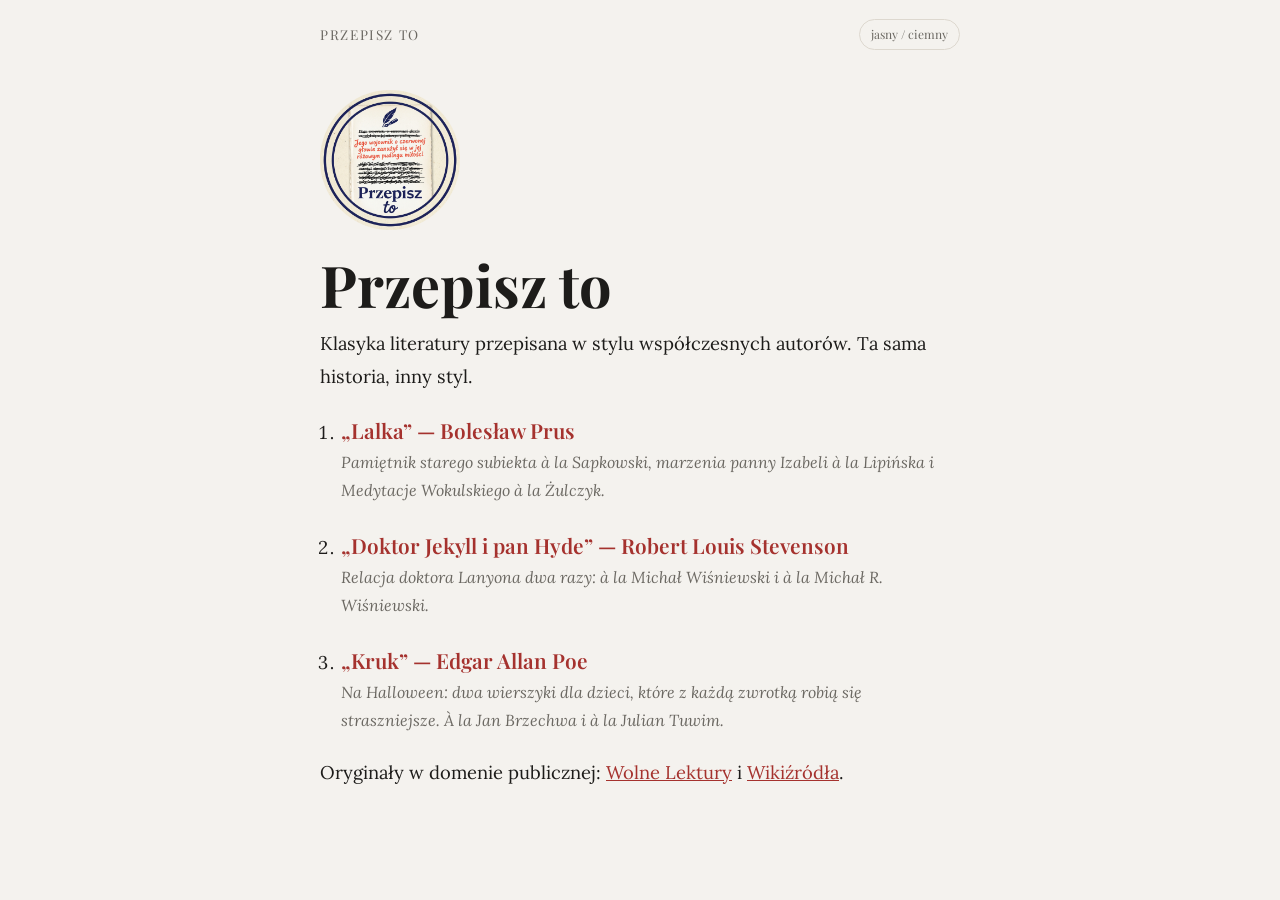
<file: index.html>
<!doctype html>
<html lang="pl">
<head>
<meta charset="utf-8">
<meta name="viewport" content="width=device-width, initial-scale=1">
<title>Przepisz to</title>
<meta name="description" content="Klasyka literatury przepisana w stylu współczesnych autorów.">
<meta property="og:title" content="Przepisz to">
<meta property="og:description" content="Klasyka literatury przepisana w stylu współczesnych autorów.">
<link rel="preconnect" href="https://fonts.googleapis.com">
<link rel="preconnect" href="https://fonts.gstatic.com" crossorigin>
<link href="https://fonts.googleapis.com/css2?family=Playfair+Display:ital,wght@0,500;0,700;1,500&family=Lora:ital,wght@0,400;0,600;1,400&display=swap" rel="stylesheet">
<style>
:root {
  --bg:#f4f2ee; --paper:#fbfaf7; --ink:#1d1c1a; --muted:#6b6862; --accent:#a5322e; --rule:#ddd8cf;
  --head:'Playfair Display', serif; --body:'Lora', Georgia, serif;
}
@media (prefers-color-scheme: dark) {
  :root:not([data-theme="light"]) { --bg:#121212; --paper:#1a1a1a; --ink:#ecebe8; --muted:#a3a19b; --accent:#e0b45a; --rule:#333; }
}
:root[data-theme="dark"] { --bg:#121212; --paper:#1a1a1a; --ink:#ecebe8; --muted:#a3a19b; --accent:#e0b45a; --rule:#333; }
* { box-sizing: border-box; }
html { -webkit-text-size-adjust: 100%; }
body { margin:0; background:var(--bg); color:var(--ink); font-family:var(--body); font-size:1.15rem; line-height:1.75; }
.top { max-width:42rem; margin:0 auto; padding:1.2rem 16px 0; display:flex; justify-content:space-between; align-items:center; gap:1rem;
  font-family:var(--head); font-size:.85rem; letter-spacing:.12em; text-transform:uppercase; }
.top a { color:var(--muted); text-decoration:none; }
.top a:hover { color:var(--accent); }
.toggle { background:none; border:1px solid var(--rule); color:var(--muted); border-radius:999px; padding:.25rem .7rem; cursor:pointer; font:inherit; font-size:.75rem; }
main { max-width:42rem; margin:0 auto; padding:2.5rem 16px 4rem; }
.kicker { font-family:var(--head); color:var(--accent); letter-spacing:.18em; text-transform:uppercase; font-size:.8rem; margin:0 0 .6rem; }
h1 { font-family:var(--head); font-weight:700; font-size:clamp(2.2rem, 7vw, 3.6rem); line-height:1.05; margin:0 0 .8rem; text-wrap:balance; }
h3 { font-family:var(--body); font-style:italic; font-weight:400; color:var(--muted); font-size:1.1rem; margin:0 0 2.5rem; line-height:1.5; }
p { margin:0 0 1.1em; }
blockquote { margin:0 0 2.5rem; padding:1.2rem 1.4rem; border-left:3px solid var(--accent); background:var(--paper); font-style:italic; color:var(--muted); }
blockquote p:last-child { margin-bottom:0; font-style:normal; font-size:.95rem; }
hr { border:0; text-align:center; margin:2.8rem 0; height:1.5rem; }
hr::before { content:"❦"; color:var(--accent); font-size:1.1rem; letter-spacing:1.2em; padding-left:1.2em; }
a { color:var(--accent); }
em { font-style:italic; }
strong { font-weight:600; }
ol { padding-left:1.3rem; }
ol li { margin-bottom:1.4rem; }
.endnote { margin-top:3rem; padding-top:1.5rem; border-top:1px solid var(--rule); font-size:.9rem; color:var(--muted); }
.endnote p { margin:0 0 .6em; }
.back { display:inline-block; margin-top:1.5rem; font-family:var(--head); letter-spacing:.12em; text-transform:uppercase; font-size:.85rem; text-decoration:none; }
ol li a { font-family:var(--head); font-size:1.3rem; text-decoration:none; } ol li em { display:block; color:var(--muted); font-size:1rem; }
</style>
</head>
<body>
<header class="top">
  <a href="index.html">Przepisz to</a>
  <button class="toggle" type="button" id="theme" aria-label="Zmień motyw">jasny / ciemny</button>
</header>
<main>

<p><img src="assets/logo.jpg" alt="Logo Przepisz to" style="width:140px;height:140px;object-fit:cover;border-radius:50%;display:block;margin:0 0 1.5rem"></p>

<h1>Przepisz to</h1>
<p>Klasyka literatury przepisana w stylu współczesnych autorów. Ta sama historia, inny styl.</p>
<ol>
<li><a href="lalka/index.html"><strong>„Lalka” — Bolesław Prus</strong></a>
   <em>Pamiętnik starego subiekta à la Sapkowski, marzenia panny Izabeli à la Lipińska i Medytacje Wokulskiego à la Żulczyk.</em></li>
<li><a href="dr-jekyll/index.html"><strong>„Doktor Jekyll i pan Hyde” — Robert Louis Stevenson</strong></a>
   <em>Relacja doktora Lanyona dwa razy: à la Michał Wiśniewski i à la Michał R. Wiśniewski.</em></li>
<li><a href="kruk/index.html"><strong>„Kruk” — Edgar Allan Poe</strong></a>
   <em>Na Halloween: dwa wierszyki dla dzieci, które z każdą zwrotką robią się straszniejsze. À la Jan Brzechwa i à la Julian Tuwim.</em></li>
</ol>
<p>Oryginały w domenie publicznej: <a href="https://wolnelektury.pl">Wolne Lektury</a> i <a href="https://pl.wikisource.org">Wikiźródła</a>.</p>

</main>
<script>
(function(){
  var r=document.documentElement, k='przepiszto-theme';
  try{ var s=localStorage.getItem(k); if(s) r.setAttribute('data-theme',s); }catch(e){}
  document.getElementById('theme').addEventListener('click',function(){
    var cur=r.getAttribute('data-theme') || (matchMedia('(prefers-color-scheme: dark)').matches?'dark':'light');
    var n=cur==='dark'?'light':'dark'; r.setAttribute('data-theme',n);
    try{ localStorage.setItem(k,n); }catch(e){}
  });
})();
</script>
</body>
</html>
</file>
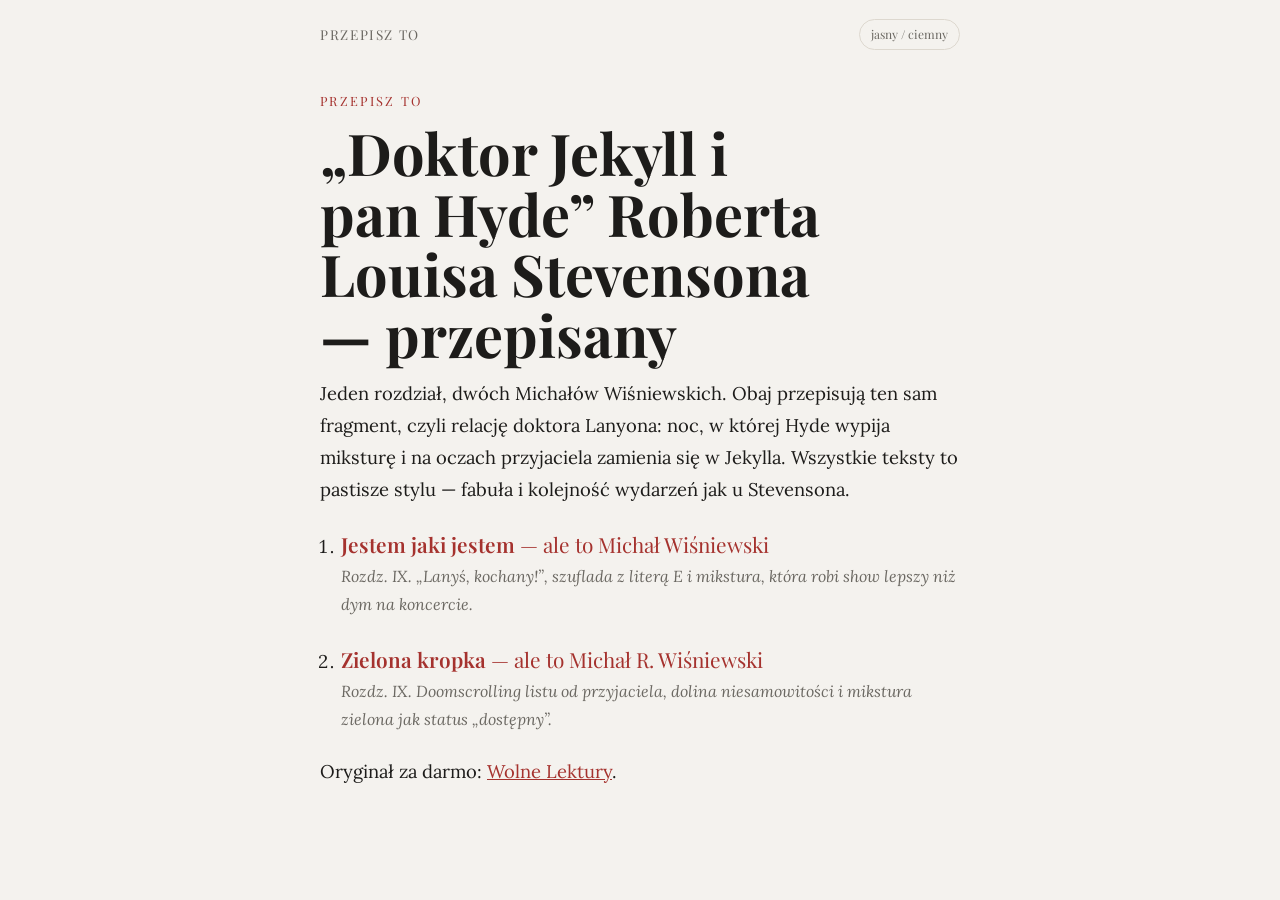
<file: dr-jekyll/index.html>
<!doctype html>
<html lang="pl">
<head>
<meta charset="utf-8">
<meta name="viewport" content="width=device-width, initial-scale=1">
<title>Doktor Jekyll i pan Hyde — przepisany</title>
<meta name="description" content="„Doktor Jekyll i pan Hyde” Stevensona przepisany w stylu współczesnych autorów.">
<meta property="og:title" content="Doktor Jekyll i pan Hyde — przepisany">
<meta property="og:description" content="„Doktor Jekyll i pan Hyde” Stevensona przepisany w stylu współczesnych autorów.">
<link rel="preconnect" href="https://fonts.googleapis.com">
<link rel="preconnect" href="https://fonts.gstatic.com" crossorigin>
<link href="https://fonts.googleapis.com/css2?family=Playfair+Display:ital,wght@0,500;0,700;1,500&family=Lora:ital,wght@0,400;0,600;1,400&display=swap" rel="stylesheet">
<style>
:root {
  --bg:#f4f2ee; --paper:#fbfaf7; --ink:#1d1c1a; --muted:#6b6862; --accent:#a5322e; --rule:#ddd8cf;
  --head:'Playfair Display', serif; --body:'Lora', Georgia, serif;
}
@media (prefers-color-scheme: dark) {
  :root:not([data-theme="light"]) { --bg:#121212; --paper:#1a1a1a; --ink:#ecebe8; --muted:#a3a19b; --accent:#e0b45a; --rule:#333; }
}
:root[data-theme="dark"] { --bg:#121212; --paper:#1a1a1a; --ink:#ecebe8; --muted:#a3a19b; --accent:#e0b45a; --rule:#333; }
* { box-sizing: border-box; }
html { -webkit-text-size-adjust: 100%; }
body { margin:0; background:var(--bg); color:var(--ink); font-family:var(--body); font-size:1.15rem; line-height:1.75; }
.top { max-width:42rem; margin:0 auto; padding:1.2rem 16px 0; display:flex; justify-content:space-between; align-items:center; gap:1rem;
  font-family:var(--head); font-size:.85rem; letter-spacing:.12em; text-transform:uppercase; }
.top a { color:var(--muted); text-decoration:none; }
.top a:hover { color:var(--accent); }
.toggle { background:none; border:1px solid var(--rule); color:var(--muted); border-radius:999px; padding:.25rem .7rem; cursor:pointer; font:inherit; font-size:.75rem; }
main { max-width:42rem; margin:0 auto; padding:2.5rem 16px 4rem; }
.kicker { font-family:var(--head); color:var(--accent); letter-spacing:.18em; text-transform:uppercase; font-size:.8rem; margin:0 0 .6rem; }
h1 { font-family:var(--head); font-weight:700; font-size:clamp(2.2rem, 7vw, 3.6rem); line-height:1.05; margin:0 0 .8rem; text-wrap:balance; }
h3 { font-family:var(--body); font-style:italic; font-weight:400; color:var(--muted); font-size:1.1rem; margin:0 0 2.5rem; line-height:1.5; }
p { margin:0 0 1.1em; }
blockquote { margin:0 0 2.5rem; padding:1.2rem 1.4rem; border-left:3px solid var(--accent); background:var(--paper); font-style:italic; color:var(--muted); }
blockquote p:last-child { margin-bottom:0; font-style:normal; font-size:.95rem; }
hr { border:0; text-align:center; margin:2.8rem 0; height:1.5rem; }
hr::before { content:"❦"; color:var(--accent); font-size:1.1rem; letter-spacing:1.2em; padding-left:1.2em; }
a { color:var(--accent); }
em { font-style:italic; }
strong { font-weight:600; }
ol { padding-left:1.3rem; }
ol li { margin-bottom:1.4rem; }
.endnote { margin-top:3rem; padding-top:1.5rem; border-top:1px solid var(--rule); font-size:.9rem; color:var(--muted); }
.endnote p { margin:0 0 .6em; }
.back { display:inline-block; margin-top:1.5rem; font-family:var(--head); letter-spacing:.12em; text-transform:uppercase; font-size:.85rem; text-decoration:none; }
ol li a { font-family:var(--head); font-size:1.3rem; text-decoration:none; } ol li em { display:block; color:var(--muted); font-size:1rem; }
</style>
</head>
<body>
<header class="top">
  <a href="../index.html">Przepisz to</a>
  <button class="toggle" type="button" id="theme" aria-label="Zmień motyw">jasny / ciemny</button>
</header>
<main>
<p class="kicker">Przepisz to</p>
<h1>„Doktor Jekyll i pan Hyde” Roberta Louisa Stevensona — przepisany</h1>
<p>Jeden rozdział, dwóch Michałów Wiśniewskich. Obaj przepisują ten sam fragment, czyli relację doktora Lanyona: noc, w której Hyde wypija miksturę i na oczach przyjaciela zamienia się w Jekylla. Wszystkie teksty to pastisze stylu — fabuła i kolejność wydarzeń jak u Stevensona.</p>
<ol>
<li><a href="01-jestem-jaki-jestem-wisniewski.html"><strong>Jestem jaki jestem</strong> — ale to Michał Wiśniewski</a>
   <em>Rozdz. IX. „Lanyś, kochany!”, szuflada z literą E i mikstura, która robi show lepszy niż dym na koncercie.</em></li>
<li><a href="02-zielona-kropka-r-wisniewski.html"><strong>Zielona kropka</strong> — ale to Michał R. Wiśniewski</a>
   <em>Rozdz. IX. Doomscrolling listu od przyjaciela, dolina niesamowitości i mikstura zielona jak status „dostępny”.</em></li>
</ol>
<p>Oryginał za darmo: <a href="https://wolnelektury.pl/katalog/lektura/stevenson-dr-jekyll-i-mr-hyde.html">Wolne Lektury</a>.</p>

</main>
<script>
(function(){
  var r=document.documentElement, k='przepiszto-theme';
  try{ var s=localStorage.getItem(k); if(s) r.setAttribute('data-theme',s); }catch(e){}
  document.getElementById('theme').addEventListener('click',function(){
    var cur=r.getAttribute('data-theme') || (matchMedia('(prefers-color-scheme: dark)').matches?'dark':'light');
    var n=cur==='dark'?'light':'dark'; r.setAttribute('data-theme',n);
    try{ localStorage.setItem(k,n); }catch(e){}
  });
})();
</script>
</body>
</html>
</file>
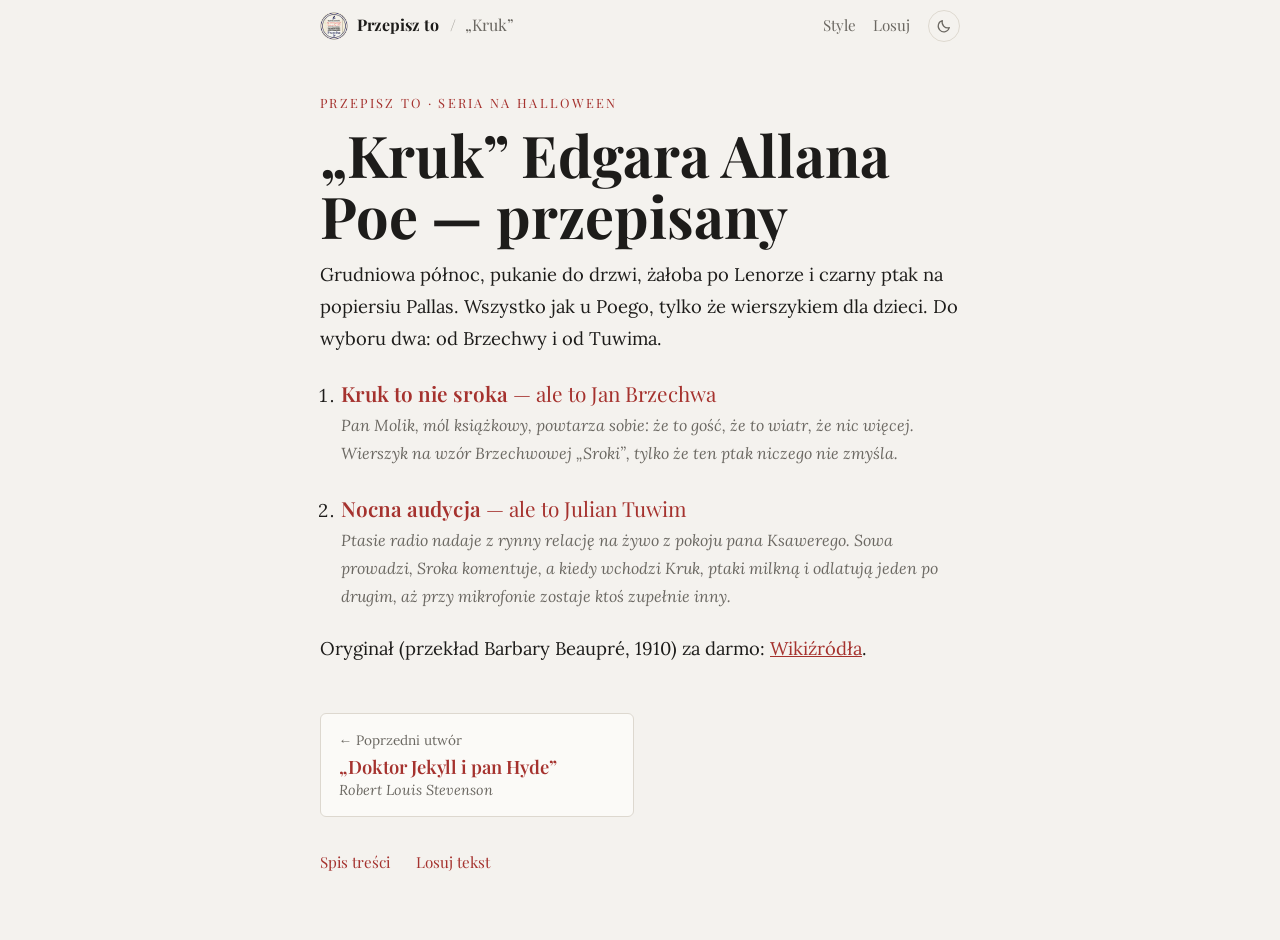
<file: kruk/index.html>
<!doctype html>
<html lang="pl">
<head>
<meta charset="utf-8">
<meta name="viewport" content="width=device-width, initial-scale=1">
<title>Kruk — przepisany</title>
<meta name="description" content="„Kruk” Edgara Allana Poe przepisany w stylu Jana Brzechwy i Juliana Tuwima.">
<meta property="og:title" content="Kruk — przepisany">
<meta property="og:description" content="„Kruk” Edgara Allana Poe przepisany w stylu Jana Brzechwy i Juliana Tuwima.">
<link rel="preconnect" href="https://fonts.googleapis.com">
<link rel="preconnect" href="https://fonts.gstatic.com" crossorigin>
<link href="https://fonts.googleapis.com/css2?family=Playfair+Display:ital,wght@0,500;0,700;1,500&family=Lora:ital,wght@0,400;0,600;1,400&display=swap" rel="stylesheet">
<style>
:root {
  --bg:#f4f2ee; --paper:#fbfaf7; --ink:#1d1c1a; --muted:#6b6862; --accent:#a5322e; --rule:#ddd8cf;
  --head:'Playfair Display', serif; --body:'Lora', Georgia, serif;
}
@media (prefers-color-scheme: dark) {
  :root:not([data-theme="light"]) { --bg:#121212; --paper:#1a1a1a; --ink:#ecebe8; --muted:#a3a19b; --accent:#e0b45a; --rule:#333; }
}
:root[data-theme="dark"] { --bg:#121212; --paper:#1a1a1a; --ink:#ecebe8; --muted:#a3a19b; --accent:#e0b45a; --rule:#333; }
* { box-sizing: border-box; }
html { -webkit-text-size-adjust: 100%; }
body { margin:0; background:var(--bg); color:var(--ink); font-family:var(--body); font-size:1.15rem; line-height:1.75; }
main { max-width:42rem; margin:0 auto; padding:2.5rem 16px 4rem; }
.kicker { font-family:var(--head); color:var(--accent); letter-spacing:.18em; text-transform:uppercase; font-size:.8rem; margin:0 0 .6rem; }
h1 { font-family:var(--head); font-weight:700; font-size:clamp(2.2rem, 7vw, 3.6rem); line-height:1.05; margin:0 0 .8rem; text-wrap:balance; }
h3 { font-family:var(--body); font-style:italic; font-weight:400; color:var(--muted); font-size:1.1rem; margin:0 0 2.5rem; line-height:1.5; }
p { margin:0 0 1.1em; }
blockquote { margin:0 0 2.5rem; padding:1.2rem 1.4rem; border-left:3px solid var(--accent); background:var(--paper); font-style:italic; color:var(--muted); }
blockquote p:last-child { margin-bottom:0; font-style:normal; font-size:.95rem; }
hr { border:0; text-align:center; margin:2.8rem 0; height:1.5rem; }
hr::before { content:"❦"; color:var(--accent); font-size:1.1rem; letter-spacing:1.2em; padding-left:1.2em; }
a { color:var(--accent); }
em { font-style:italic; }
strong { font-weight:600; }
ol { padding-left:1.3rem; }
ol li { margin-bottom:1.4rem; }
.endnote { margin-top:3rem; padding-top:1.5rem; border-top:1px solid var(--rule); font-size:.9rem; color:var(--muted); }
.endnote p { margin:0 0 .6em; }
ol li a { font-family:var(--head); font-size:1.3rem; text-decoration:none; } ol li em { display:block; color:var(--muted); font-size:1rem; }
</style>
<!-- przepisz:glowa -->
<link rel="stylesheet" href="../assets/przepisz.css">
<script>try{var t=localStorage.getItem("przepiszto-theme");if(t)document.documentElement.setAttribute("data-theme",t)}catch(e){}</script>
<!-- /przepisz:glowa -->
</head>
<body>
<!-- przepisz:pasek -->
<header class="pasek" data-pasek>
  <nav class="pasek-in ma-sciezke" aria-label="Nawigacja">
    <a class="marka" href="../index.html" aria-label="Przepisz to, strona główna"><img src="../assets/logo-96.jpg" alt="" width="28" height="28"><span class="marka-nazwa">Przepisz to</span></a>
    <span class="sciezka"><span class="sciezka-sep" aria-hidden="true">/</span><span aria-current="page">„Kruk”</span></span>
    <span class="pasek-akcje">
      <a href="../index.html#style">Style</a>
      <a href="../index.html#spis" data-losuj>Losuj</a>
      <button class="motyw" type="button" data-motyw aria-label="Zmień motyw"><svg class="ikona ikona-ksiezyc" viewBox="0 0 24 24" aria-hidden="true" focusable="false"><path d="M20 14.5A8.5 8.5 0 0 1 9.5 4a8.5 8.5 0 1 0 10.5 10.5Z"/></svg><svg class="ikona ikona-slonce" viewBox="0 0 24 24" aria-hidden="true" focusable="false"><circle cx="12" cy="12" r="4"/><path d="M12 2v2.5M12 19.5V22M4.2 4.2l1.8 1.8M18 18l1.8 1.8M2 12h2.5M19.5 12H22M4.2 19.8 6 18M18 6l1.8-1.8"/></svg></button>
    </span>
  </nav>
</header>
<!-- /przepisz:pasek -->
<main>
<p class="kicker">Przepisz to · seria na Halloween</p>
<h1>„Kruk” Edgara Allana Poe — przepisany</h1>
<p>Grudniowa północ, pukanie do drzwi, żałoba po Lenorze i czarny ptak na popiersiu Pallas. Wszystko jak u Poego, tylko że wierszykiem dla dzieci. Do wyboru dwa: od Brzechwy i od Tuwima.</p>
<ol>
<li><a href="01-kruk-to-nie-sroka-brzechwa.html"><strong>Kruk to nie sroka</strong> — ale to Jan Brzechwa</a>
   <em>Pan Molik, mól książkowy, powtarza sobie: że to gość, że to wiatr, że nic więcej. Wierszyk na wzór Brzechwowej „Sroki”, tylko że ten ptak niczego nie zmyśla.</em></li>
<li><a href="02-nocna-audycja-tuwim.html"><strong>Nocna audycja</strong> — ale to Julian Tuwim</a>
   <em>Ptasie radio nadaje z rynny relację na żywo z pokoju pana Ksawerego. Sowa prowadzi, Sroka komentuje, a kiedy wchodzi Kruk, ptaki milkną i odlatują jeden po drugim, aż przy mikrofonie zostaje ktoś zupełnie inny.</em></li>
</ol>
<p>Oryginał (przekład Barbary Beaupré, 1910) za darmo: <a href="https://pl.wikisource.org/wiki/Kruk_(Poe,_1910)">Wikiźródła</a>.</p>

<!-- przepisz:dalej -->
<nav class="dalej" aria-label="Inne utwory">
<div class="sasiedzi">
<a class="sasiad sasiad-poprzedni" href="../dr-jekyll/index.html" rel="prev"><span class="kierunek">← Poprzedni utwór</span><span class="sasiad-tytul">„Doktor Jekyll i pan Hyde”</span><span class="skad">Robert Louis Stevenson</span></a>
</div>
<p class="powrot"><a href="../index.html#spis">Spis treści</a><a href="../index.html#spis" data-losuj>Losuj tekst</a></p>
</nav>
<!-- /przepisz:dalej -->
</main>
<!-- przepisz:skrypty -->
<script src="../assets/katalog.js" defer></script>
<script src="../assets/przepisz.js" defer></script>
<!-- /przepisz:skrypty -->
</body>
</html>
</file>
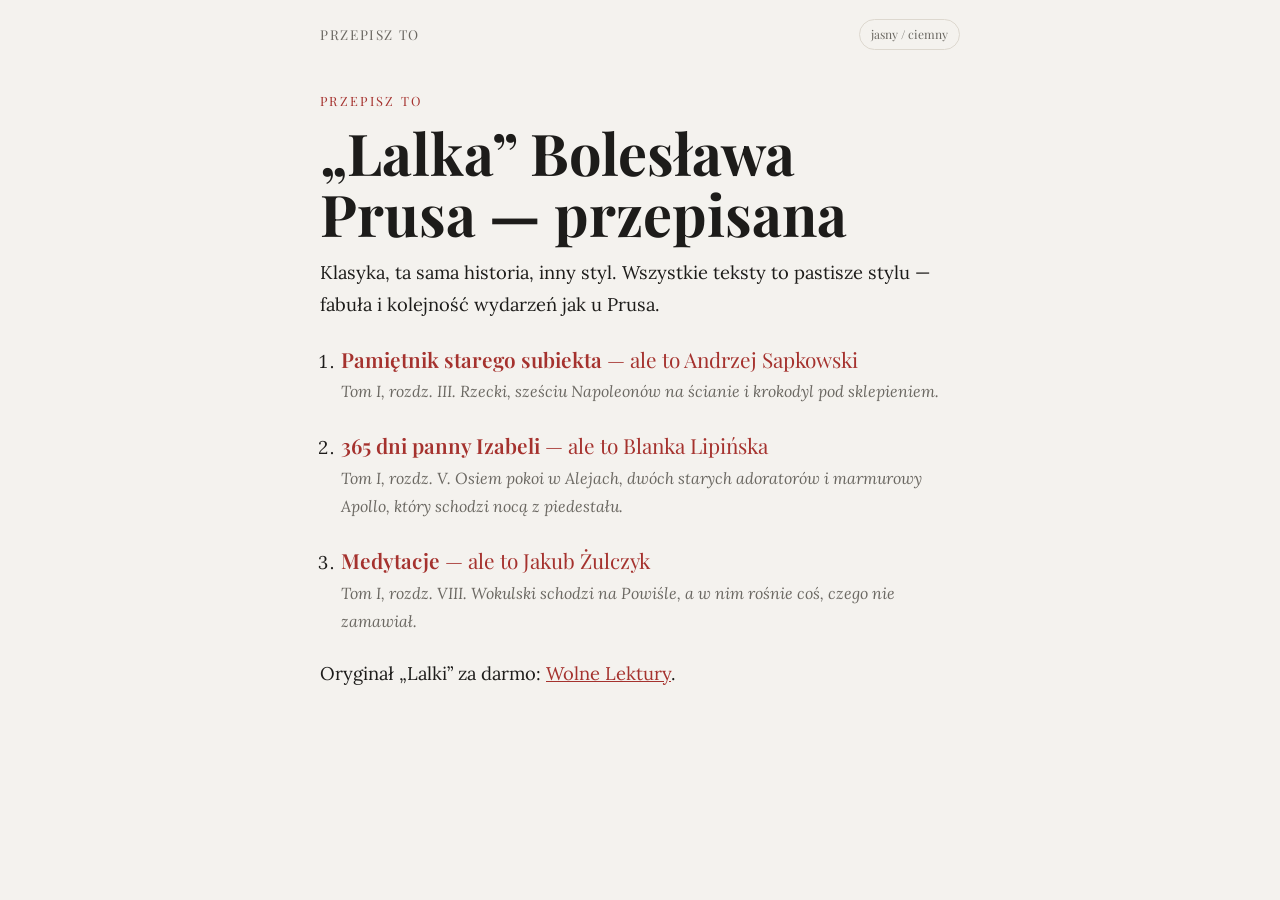
<file: lalka/index.html>
<!doctype html>
<html lang="pl">
<head>
<meta charset="utf-8">
<meta name="viewport" content="width=device-width, initial-scale=1">
<title>Lalka — przepisana</title>
<meta name="description" content="Lalka Bolesława Prusa przepisana w stylu współczesnych autorów.">
<meta property="og:title" content="Lalka — przepisana">
<meta property="og:description" content="Lalka Bolesława Prusa przepisana w stylu współczesnych autorów.">
<link rel="preconnect" href="https://fonts.googleapis.com">
<link rel="preconnect" href="https://fonts.gstatic.com" crossorigin>
<link href="https://fonts.googleapis.com/css2?family=Playfair+Display:ital,wght@0,500;0,700;1,500&family=Lora:ital,wght@0,400;0,600;1,400&display=swap" rel="stylesheet">
<style>
:root {
  --bg:#f4f2ee; --paper:#fbfaf7; --ink:#1d1c1a; --muted:#6b6862; --accent:#a5322e; --rule:#ddd8cf;
  --head:'Playfair Display', serif; --body:'Lora', Georgia, serif;
}
@media (prefers-color-scheme: dark) {
  :root:not([data-theme="light"]) { --bg:#121212; --paper:#1a1a1a; --ink:#ecebe8; --muted:#a3a19b; --accent:#e0b45a; --rule:#333; }
}
:root[data-theme="dark"] { --bg:#121212; --paper:#1a1a1a; --ink:#ecebe8; --muted:#a3a19b; --accent:#e0b45a; --rule:#333; }
* { box-sizing: border-box; }
html { -webkit-text-size-adjust: 100%; }
body { margin:0; background:var(--bg); color:var(--ink); font-family:var(--body); font-size:1.15rem; line-height:1.75; }
.top { max-width:42rem; margin:0 auto; padding:1.2rem 16px 0; display:flex; justify-content:space-between; align-items:center; gap:1rem;
  font-family:var(--head); font-size:.85rem; letter-spacing:.12em; text-transform:uppercase; }
.top a { color:var(--muted); text-decoration:none; }
.top a:hover { color:var(--accent); }
.toggle { background:none; border:1px solid var(--rule); color:var(--muted); border-radius:999px; padding:.25rem .7rem; cursor:pointer; font:inherit; font-size:.75rem; }
main { max-width:42rem; margin:0 auto; padding:2.5rem 16px 4rem; }
.kicker { font-family:var(--head); color:var(--accent); letter-spacing:.18em; text-transform:uppercase; font-size:.8rem; margin:0 0 .6rem; }
h1 { font-family:var(--head); font-weight:700; font-size:clamp(2.2rem, 7vw, 3.6rem); line-height:1.05; margin:0 0 .8rem; text-wrap:balance; }
h3 { font-family:var(--body); font-style:italic; font-weight:400; color:var(--muted); font-size:1.1rem; margin:0 0 2.5rem; line-height:1.5; }
p { margin:0 0 1.1em; }
blockquote { margin:0 0 2.5rem; padding:1.2rem 1.4rem; border-left:3px solid var(--accent); background:var(--paper); font-style:italic; color:var(--muted); }
blockquote p:last-child { margin-bottom:0; font-style:normal; font-size:.95rem; }
hr { border:0; text-align:center; margin:2.8rem 0; height:1.5rem; }
hr::before { content:"❦"; color:var(--accent); font-size:1.1rem; letter-spacing:1.2em; padding-left:1.2em; }
a { color:var(--accent); }
em { font-style:italic; }
strong { font-weight:600; }
ol { padding-left:1.3rem; }
ol li { margin-bottom:1.4rem; }
.endnote { margin-top:3rem; padding-top:1.5rem; border-top:1px solid var(--rule); font-size:.9rem; color:var(--muted); }
.endnote p { margin:0 0 .6em; }
.back { display:inline-block; margin-top:1.5rem; font-family:var(--head); letter-spacing:.12em; text-transform:uppercase; font-size:.85rem; text-decoration:none; }
ol li a { font-family:var(--head); font-size:1.3rem; text-decoration:none; } ol li em { display:block; color:var(--muted); font-size:1rem; }
</style>
</head>
<body>
<header class="top">
  <a href="../index.html">Przepisz to</a>
  <button class="toggle" type="button" id="theme" aria-label="Zmień motyw">jasny / ciemny</button>
</header>
<main>
<p class="kicker">Przepisz to</p>
<h1>„Lalka” Bolesława Prusa — przepisana</h1>
<p>Klasyka, ta sama historia, inny styl. Wszystkie teksty to pastisze stylu — fabuła i kolejność wydarzeń jak u Prusa.</p>
<ol>
<li><a href="01-pamietnik-starego-subiekta-sapkowski.html"><strong>Pamiętnik starego subiekta</strong> — ale to Andrzej Sapkowski</a>
   <em>Tom I, rozdz. III. Rzecki, sześciu Napoleonów na ścianie i krokodyl pod sklepieniem.</em></li>
<li><a href="02-marzenia-panny-izabeli-lipinska.html"><strong>365 dni panny Izabeli</strong> — ale to Blanka Lipińska</a>
   <em>Tom I, rozdz. V. Osiem pokoi w Alejach, dwóch starych adoratorów i marmurowy Apollo, który schodzi nocą z piedestału.</em></li>
<li><a href="03-medytacje-zulczyk.html"><strong>Medytacje</strong> — ale to Jakub Żulczyk</a>
   <em>Tom I, rozdz. VIII. Wokulski schodzi na Powiśle, a w nim rośnie coś, czego nie zamawiał.</em></li>
</ol>
<p>Oryginał „Lalki” za darmo: <a href="https://wolnelektury.pl/katalog/lektura/lalka-tom-pierwszy.html">Wolne Lektury</a>.</p>

</main>
<script>
(function(){
  var r=document.documentElement, k='przepiszto-theme';
  try{ var s=localStorage.getItem(k); if(s) r.setAttribute('data-theme',s); }catch(e){}
  document.getElementById('theme').addEventListener('click',function(){
    var cur=r.getAttribute('data-theme') || (matchMedia('(prefers-color-scheme: dark)').matches?'dark':'light');
    var n=cur==='dark'?'light':'dark'; r.setAttribute('data-theme',n);
    try{ localStorage.setItem(k,n); }catch(e){}
  });
})();
</script>
</body>
</html>
</file>
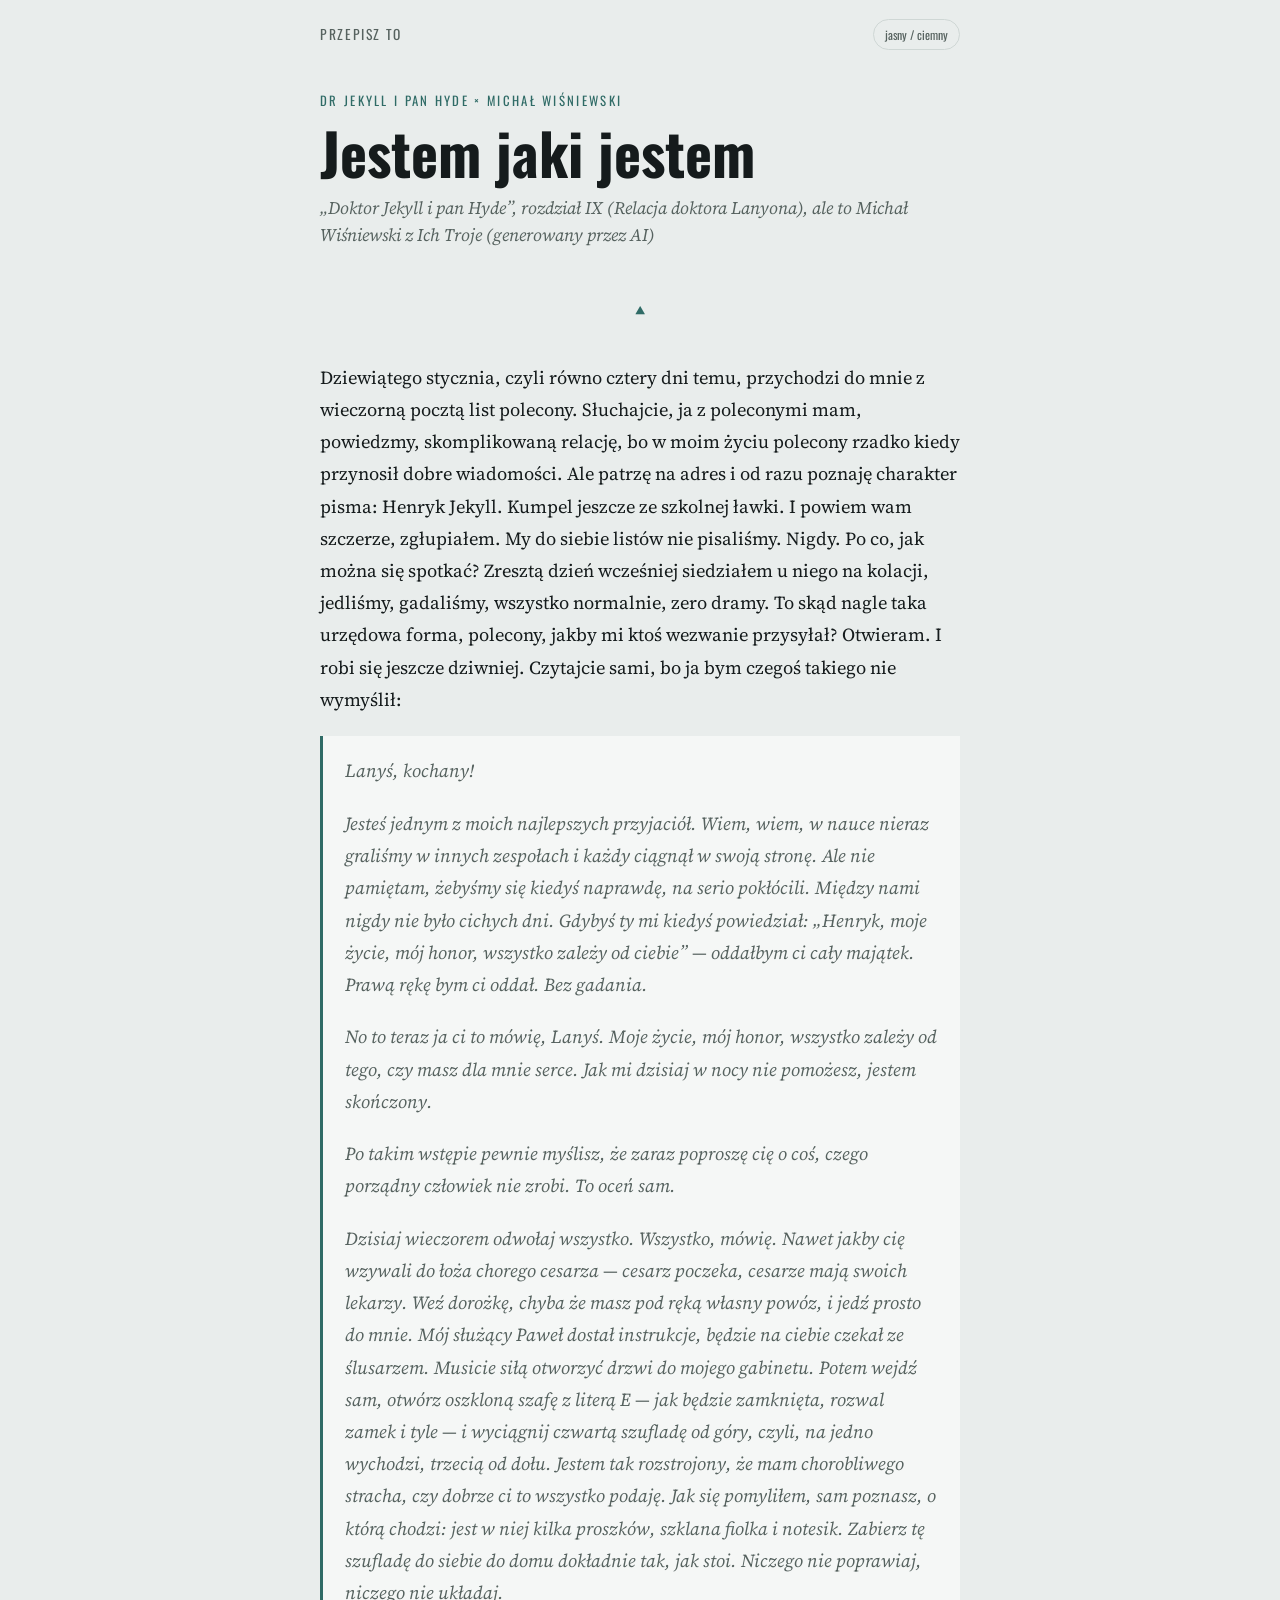
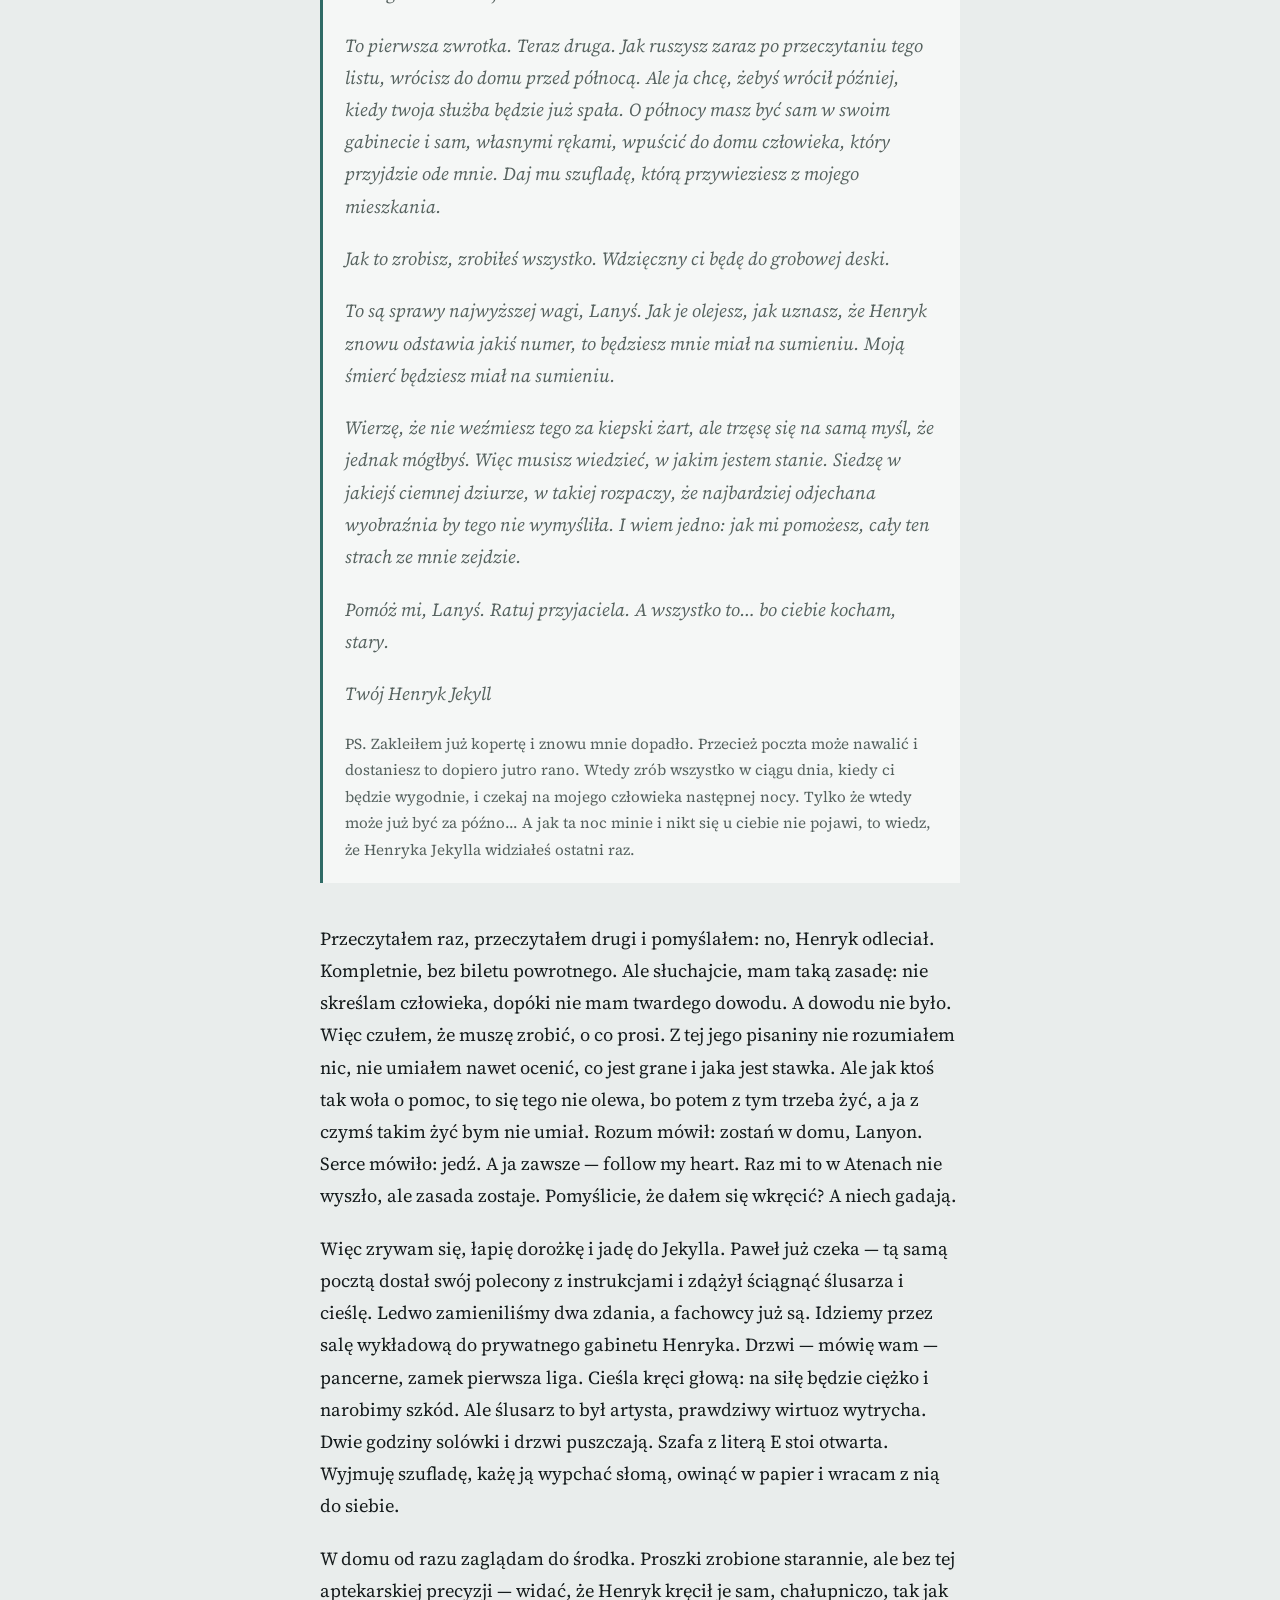
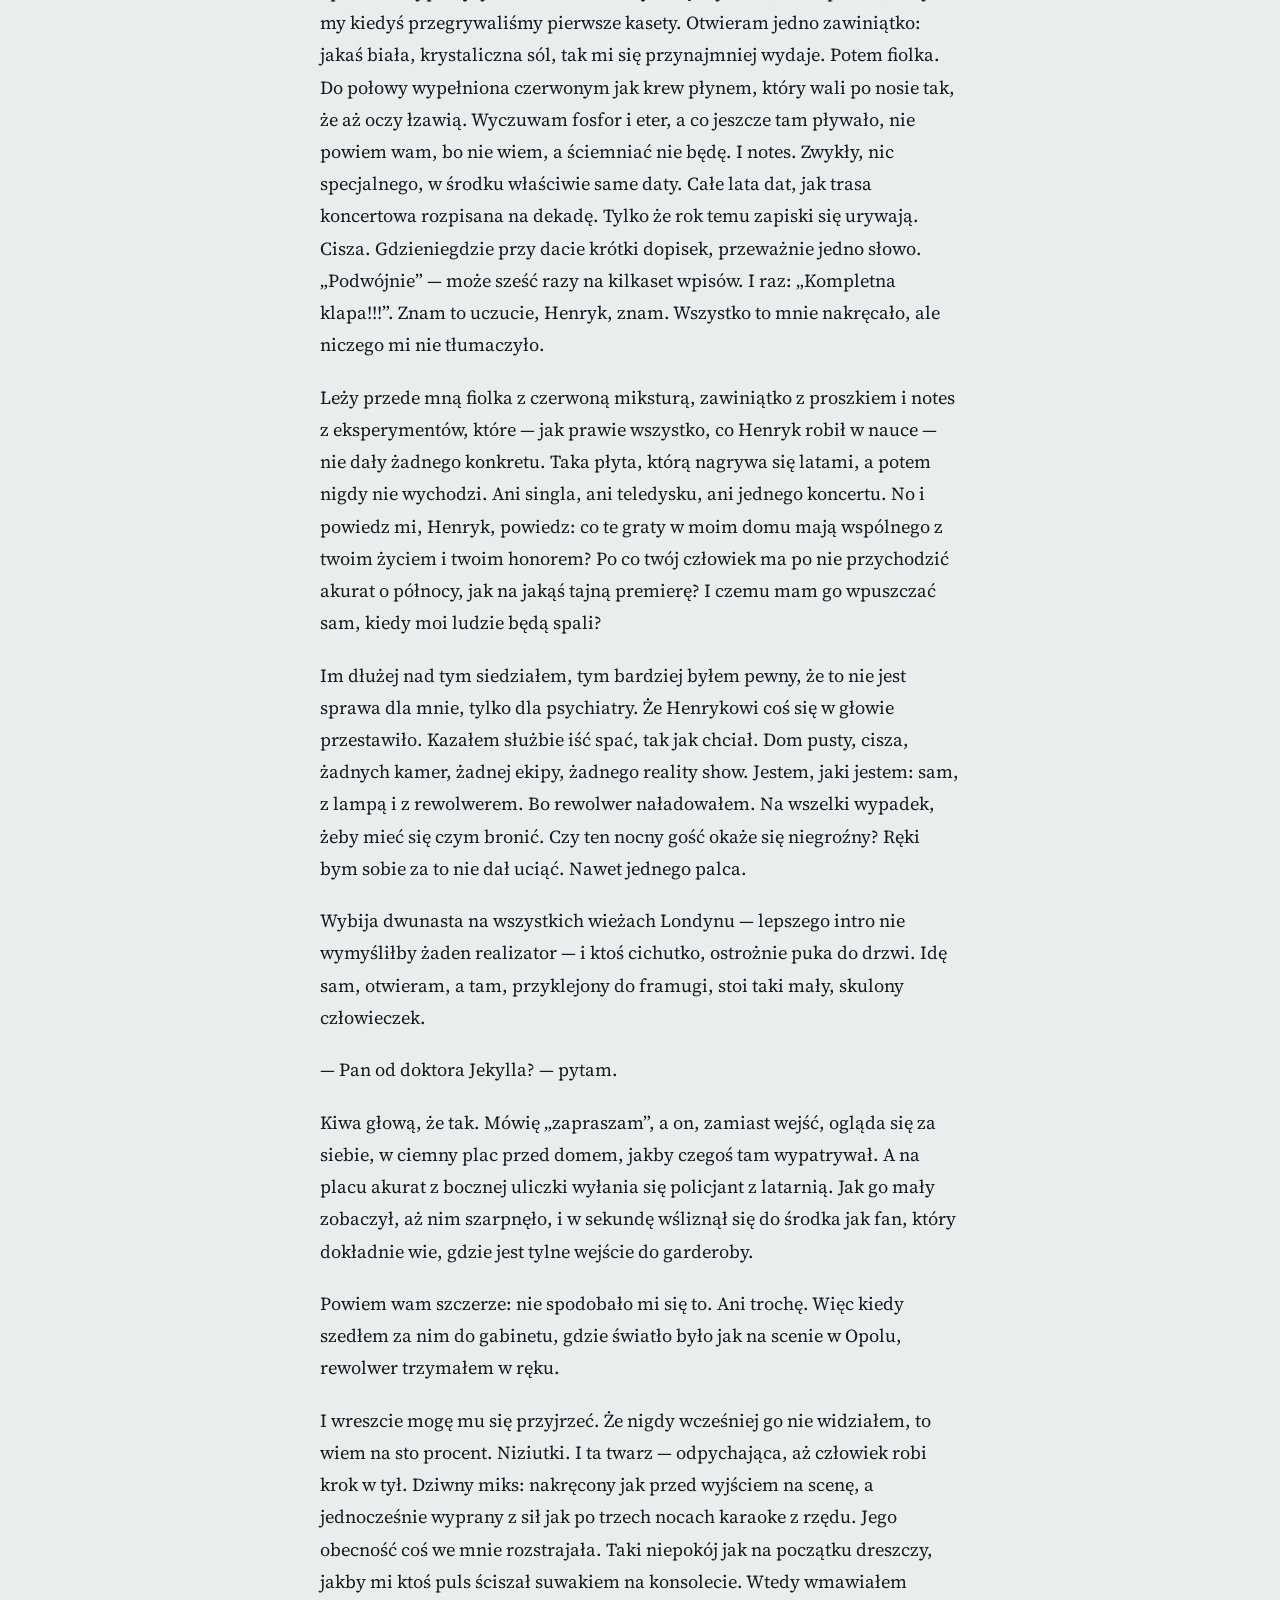
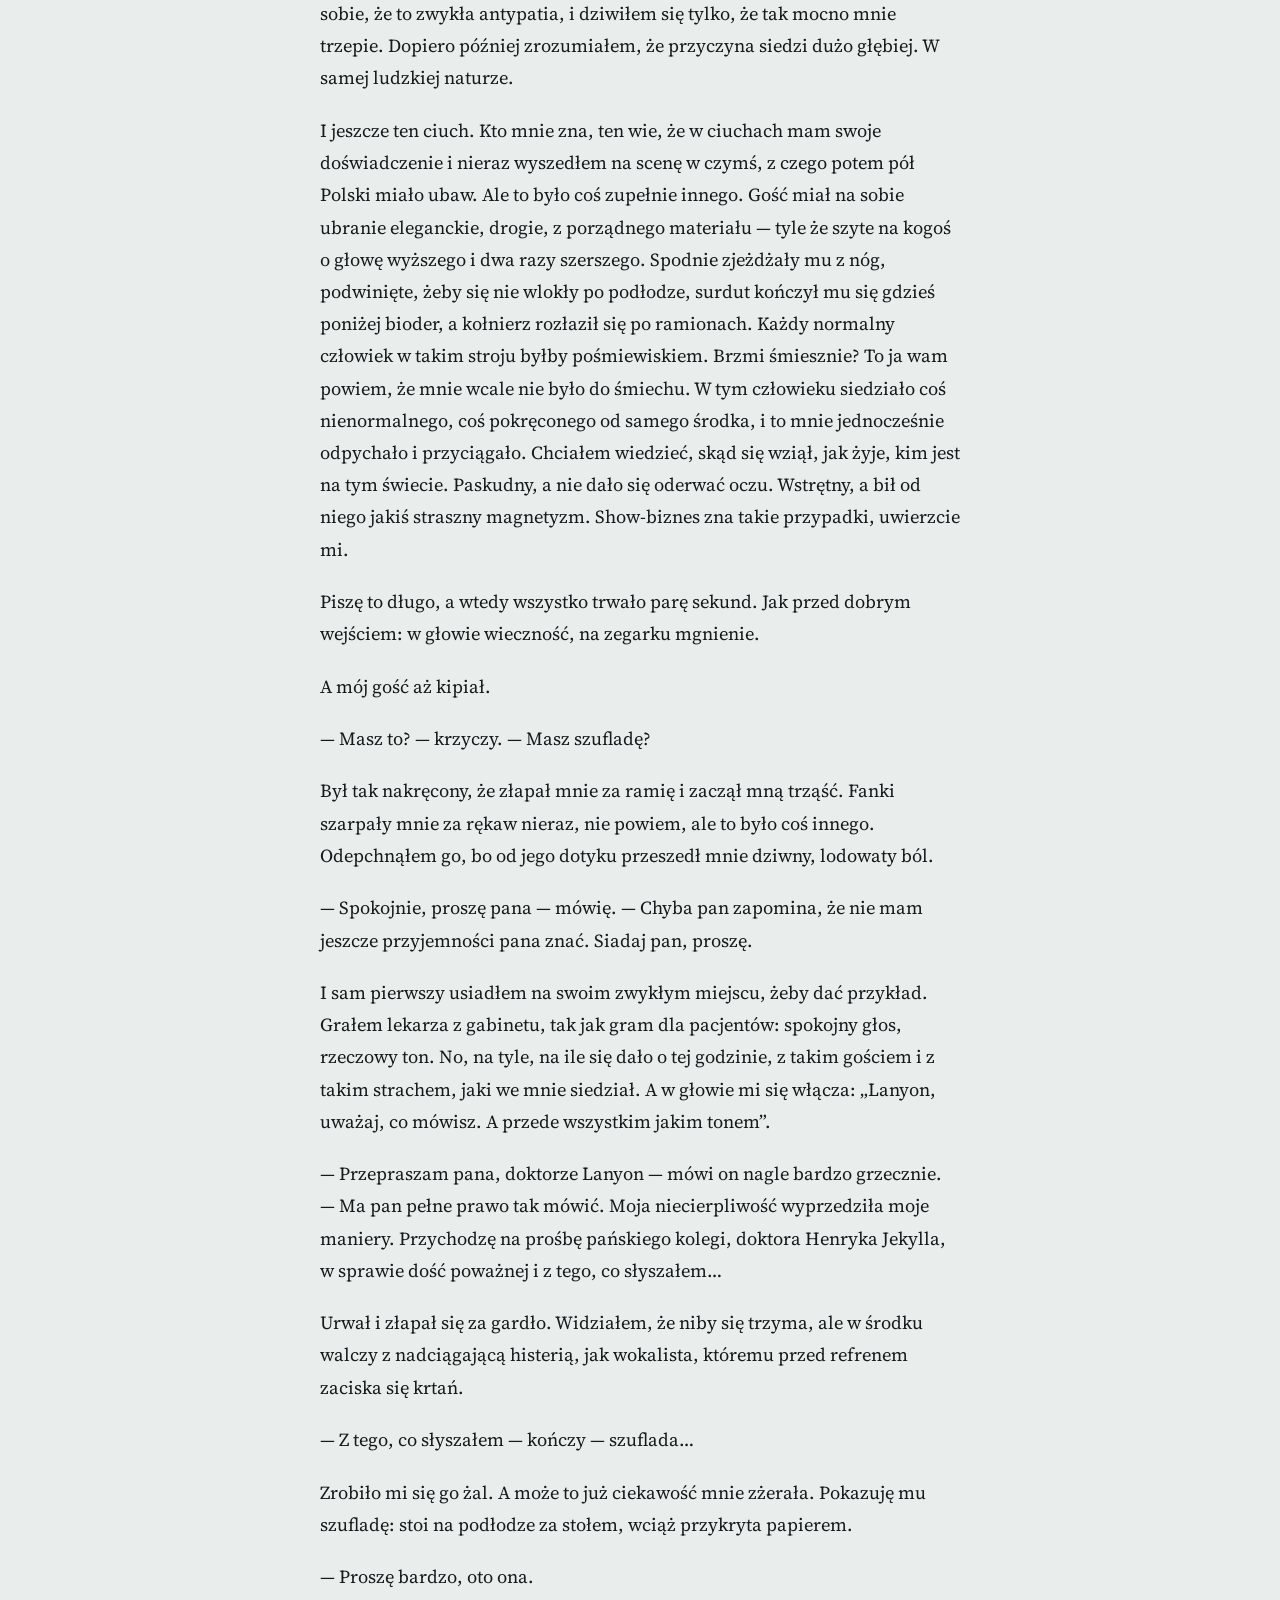
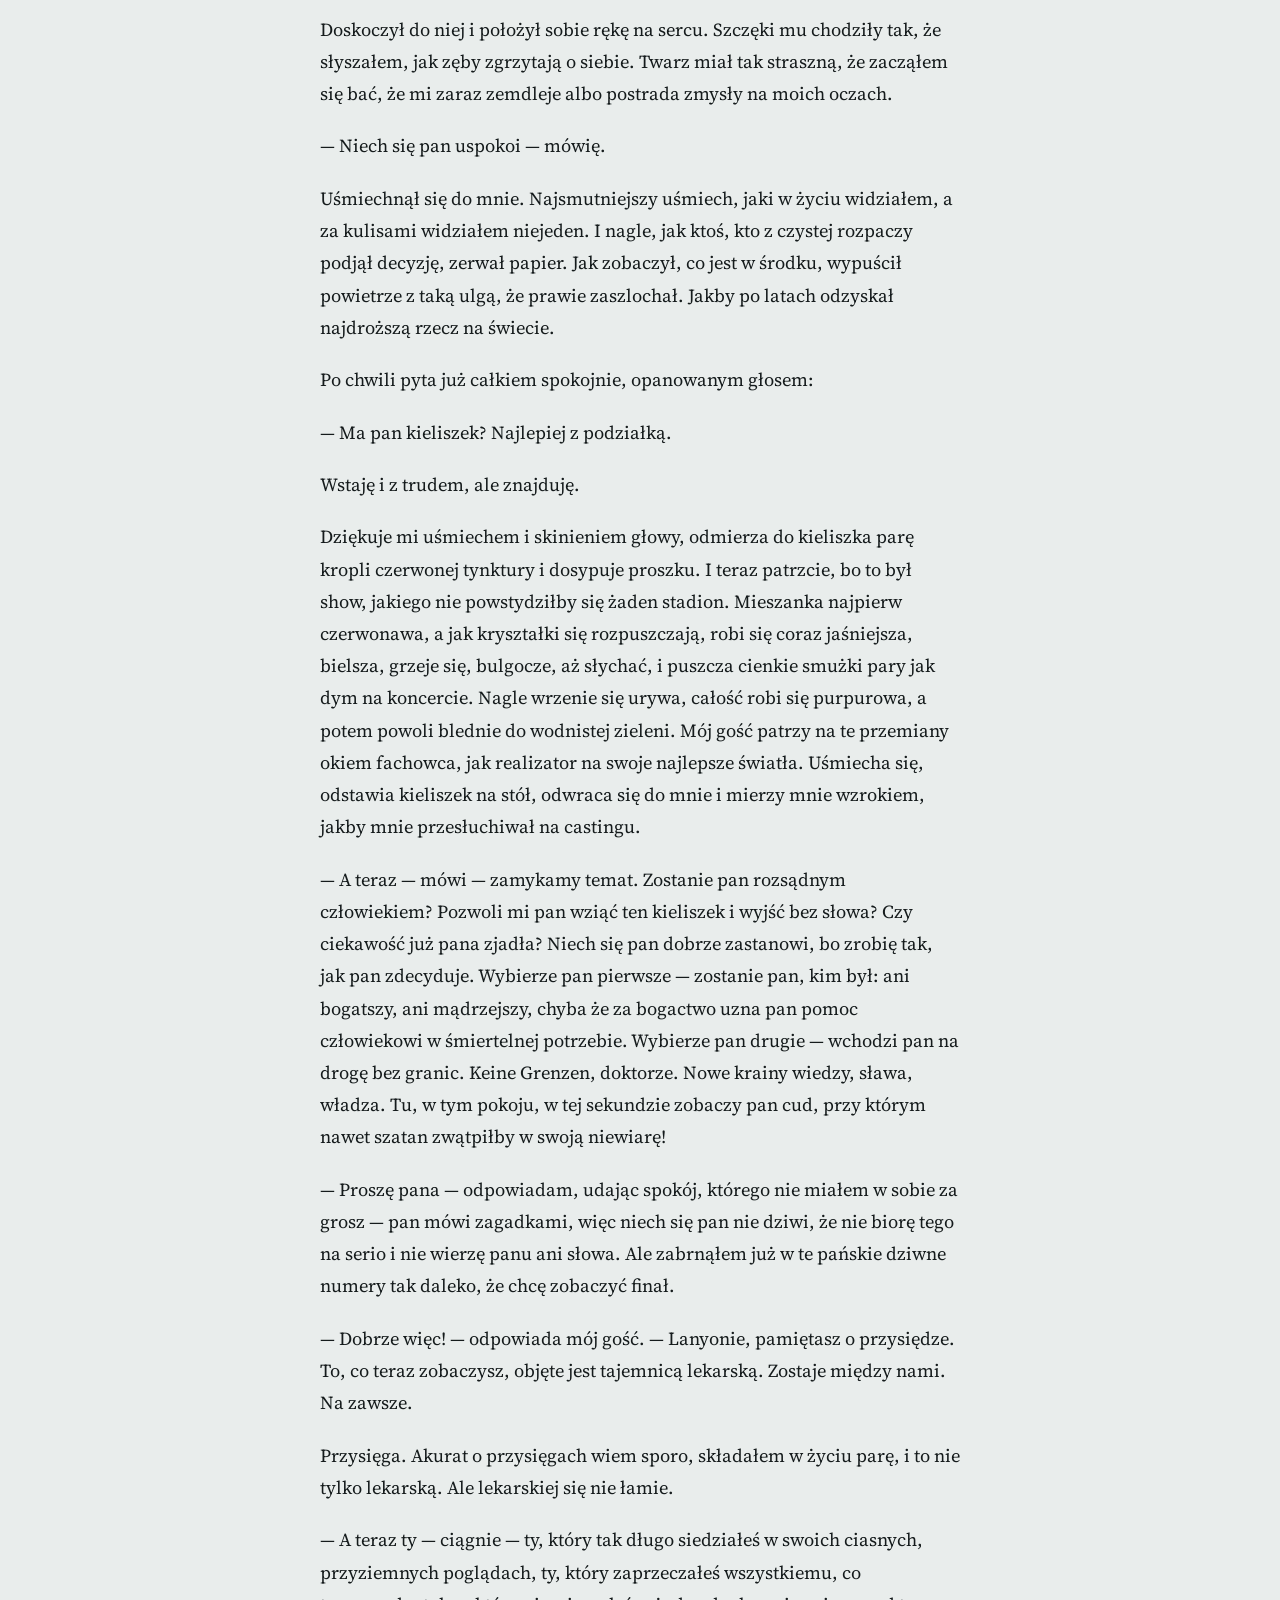
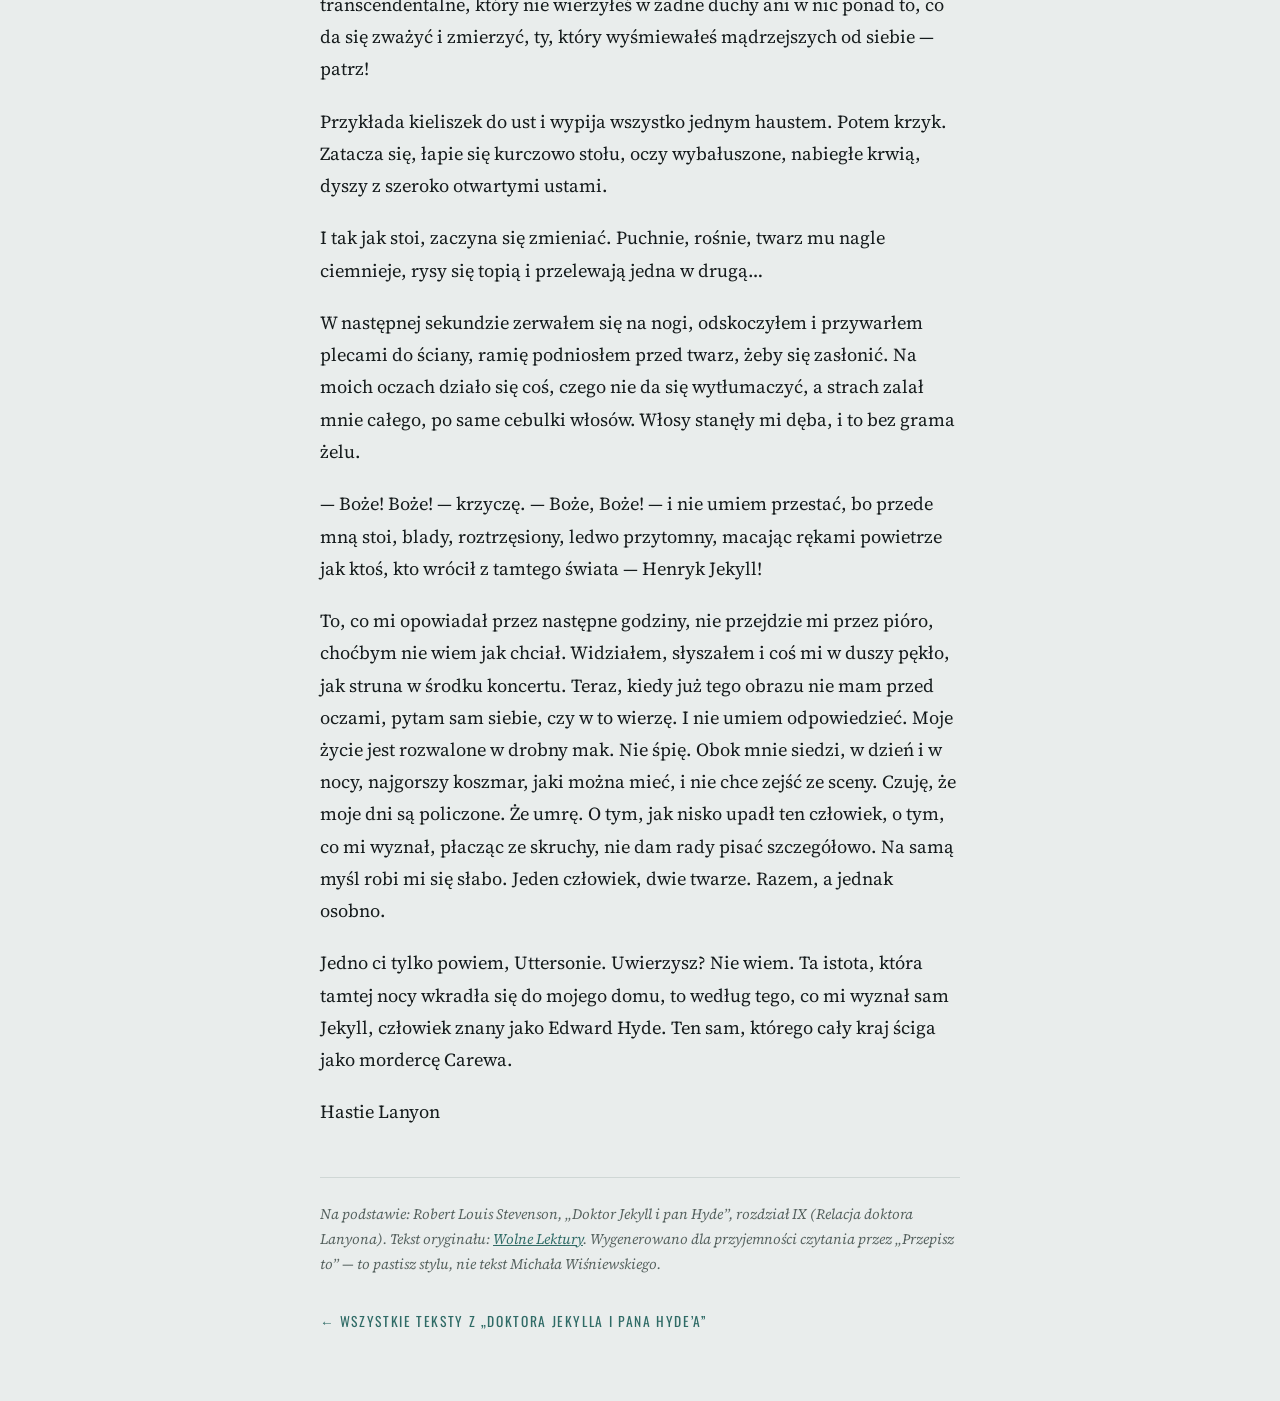
<file: dr-jekyll/01-jestem-jaki-jestem-wisniewski.html>
<!doctype html>
<html lang="pl">
<head>
<meta charset="utf-8">
<meta name="viewport" content="width=device-width, initial-scale=1">
<title>Jestem jaki jestem — Przepisz to</title>
<meta name="description" content="„Doktor Jekyll i pan Hyde”, rozdział IX (Relacja doktora Lanyona), ale to Michał Wiśniewski z Ich Troje (generowany przez AI)">
<meta property="og:title" content="Jestem jaki jestem">
<meta property="og:description" content="„Doktor Jekyll i pan Hyde”, rozdział IX (Relacja doktora Lanyona), ale to Michał Wiśniewski z Ich Troje (generowany przez AI)">
<link rel="preconnect" href="https://fonts.googleapis.com">
<link rel="preconnect" href="https://fonts.gstatic.com" crossorigin>
<link href="https://fonts.googleapis.com/css2?family=Oswald:wght@500;700&family=Source+Serif+4:ital,wght@0,400;0,600;1,400&display=swap" rel="stylesheet">
<style>
:root {
  --bg:#e9edec; --paper:#f5f7f6; --ink:#151b1c; --muted:#56625f; --accent:#2f6b66; --rule:#cfd7d5;
  --head:'Oswald', 'Arial Narrow', sans-serif; --body:'Source Serif 4', Georgia, serif;
}
@media (prefers-color-scheme: dark) {
  :root:not([data-theme="light"]) { --bg:#0b0f10; --paper:#111719; --ink:#dfe6e4; --muted:#8c9b98; --accent:#d9c84a; --rule:#26302f; }
}
:root[data-theme="dark"] { --bg:#0b0f10; --paper:#111719; --ink:#dfe6e4; --muted:#8c9b98; --accent:#d9c84a; --rule:#26302f; }
* { box-sizing: border-box; }
html { -webkit-text-size-adjust: 100%; }
body { margin:0; background:var(--bg); color:var(--ink); font-family:var(--body); font-size:1.15rem; line-height:1.75; }
.top { max-width:42rem; margin:0 auto; padding:1.2rem 16px 0; display:flex; justify-content:space-between; align-items:center; gap:1rem;
  font-family:var(--head); font-size:.85rem; letter-spacing:.12em; text-transform:uppercase; }
.top a { color:var(--muted); text-decoration:none; }
.top a:hover { color:var(--accent); }
.toggle { background:none; border:1px solid var(--rule); color:var(--muted); border-radius:999px; padding:.25rem .7rem; cursor:pointer; font:inherit; font-size:.75rem; }
main { max-width:42rem; margin:0 auto; padding:2.5rem 16px 4rem; }
.kicker { font-family:var(--head); color:var(--accent); letter-spacing:.18em; text-transform:uppercase; font-size:.8rem; margin:0 0 .6rem; }
h1 { font-family:var(--head); font-weight:700; font-size:clamp(2.2rem, 7vw, 3.6rem); line-height:1.05; margin:0 0 .8rem; text-wrap:balance; }
h3 { font-family:var(--body); font-style:italic; font-weight:400; color:var(--muted); font-size:1.1rem; margin:0 0 2.5rem; line-height:1.5; }
p { margin:0 0 1.1em; }
blockquote { margin:0 0 2.5rem; padding:1.2rem 1.4rem; border-left:3px solid var(--accent); background:var(--paper); font-style:italic; color:var(--muted); }
blockquote p:last-child { margin-bottom:0; font-style:normal; font-size:.95rem; }
hr { border:0; text-align:center; margin:2.8rem 0; height:1.5rem; }
hr::before { content:"▲"; color:var(--accent); font-size:1.1rem; letter-spacing:1.2em; padding-left:1.2em; }
a { color:var(--accent); }
em { font-style:italic; }
strong { font-weight:600; }
ol { padding-left:1.3rem; }
ol li { margin-bottom:1.4rem; }
.endnote { margin-top:3rem; padding-top:1.5rem; border-top:1px solid var(--rule); font-size:.9rem; color:var(--muted); }
.endnote p { margin:0 0 .6em; }
.back { display:inline-block; margin-top:1.5rem; font-family:var(--head); letter-spacing:.12em; text-transform:uppercase; font-size:.85rem; text-decoration:none; }

</style>
</head>
<body>
<header class="top">
  <a href="../index.html">Przepisz to</a>
  <button class="toggle" type="button" id="theme" aria-label="Zmień motyw">jasny / ciemny</button>
</header>
<main>
<p class="kicker">Dr Jekyll i pan Hyde × Michał Wiśniewski</p>
<h1>Jestem jaki jestem</h1>
<h3><em>„Doktor Jekyll i pan Hyde”, rozdział IX (Relacja doktora Lanyona), ale to Michał Wiśniewski z Ich Troje (generowany przez AI)</em></h3>
<hr />
<p>Dziewiątego stycznia, czyli równo cztery dni temu, przychodzi do mnie z wieczorną pocztą list polecony. Słuchajcie, ja z poleconymi mam, powiedzmy, skomplikowaną relację, bo w moim życiu polecony rzadko kiedy przynosił dobre wiadomości. Ale patrzę na adres i od razu poznaję charakter pisma: Henryk Jekyll. Kumpel jeszcze ze szkolnej ławki. I powiem wam szczerze, zgłupiałem. My do siebie listów nie pisaliśmy. Nigdy. Po co, jak można się spotkać? Zresztą dzień wcześniej siedziałem u niego na kolacji, jedliśmy, gadaliśmy, wszystko normalnie, zero dramy. To skąd nagle taka urzędowa forma, polecony, jakby mi ktoś wezwanie przysyłał? Otwieram. I robi się jeszcze dziwniej. Czytajcie sami, bo ja bym czegoś takiego nie wymyślił:</p>
<blockquote>
<p>Lanyś, kochany!</p>
<p>Jesteś jednym z moich najlepszych przyjaciół. Wiem, wiem, w nauce nieraz graliśmy w innych zespołach i każdy ciągnął w swoją stronę. Ale nie pamiętam, żebyśmy się kiedyś naprawdę, na serio pokłócili. Między nami nigdy nie było cichych dni. Gdybyś ty mi kiedyś powiedział: „Henryk, moje życie, mój honor, wszystko zależy od ciebie” — oddałbym ci cały majątek. Prawą rękę bym ci oddał. Bez gadania.</p>
<p>No to teraz ja ci to mówię, Lanyś. Moje życie, mój honor, wszystko zależy od tego, czy masz dla mnie serce. Jak mi dzisiaj w nocy nie pomożesz, jestem skończony.</p>
<p>Po takim wstępie pewnie myślisz, że zaraz poproszę cię o coś, czego porządny człowiek nie zrobi. To oceń sam.</p>
<p>Dzisiaj wieczorem odwołaj wszystko. Wszystko, mówię. Nawet jakby cię wzywali do łoża chorego cesarza — cesarz poczeka, cesarze mają swoich lekarzy. Weź dorożkę, chyba że masz pod ręką własny powóz, i jedź prosto do mnie. Mój służący Paweł dostał instrukcje, będzie na ciebie czekał ze ślusarzem. Musicie siłą otworzyć drzwi do mojego gabinetu. Potem wejdź sam, otwórz oszkloną szafę z literą E — jak będzie zamknięta, rozwal zamek i tyle — i wyciągnij czwartą szufladę od góry, czyli, na jedno wychodzi, trzecią od dołu. Jestem tak rozstrojony, że mam chorobliwego stracha, czy dobrze ci to wszystko podaję. Jak się pomyliłem, sam poznasz, o którą chodzi: jest w niej kilka proszków, szklana fiolka i notesik. Zabierz tę szufladę do siebie do domu dokładnie tak, jak stoi. Niczego nie poprawiaj, niczego nie układaj.</p>
<p>To pierwsza zwrotka. Teraz druga. Jak ruszysz zaraz po przeczytaniu tego listu, wrócisz do domu przed północą. Ale ja chcę, żebyś wrócił później, kiedy twoja służba będzie już spała. O północy masz być sam w swoim gabinecie i sam, własnymi rękami, wpuścić do domu człowieka, który przyjdzie ode mnie. Daj mu szufladę, którą przywieziesz z mojego mieszkania.</p>
<p>Jak to zrobisz, zrobiłeś wszystko. Wdzięczny ci będę do grobowej deski.</p>
<p>To są sprawy najwyższej wagi, Lanyś. Jak je olejesz, jak uznasz, że Henryk znowu odstawia jakiś numer, to będziesz mnie miał na sumieniu. Moją śmierć będziesz miał na sumieniu.</p>
<p>Wierzę, że nie weźmiesz tego za kiepski żart, ale trzęsę się na samą myśl, że jednak mógłbyś. Więc musisz wiedzieć, w jakim jestem stanie. Siedzę w jakiejś ciemnej dziurze, w takiej rozpaczy, że najbardziej odjechana wyobraźnia by tego nie wymyśliła. I wiem jedno: jak mi pomożesz, cały ten strach ze mnie zejdzie.</p>
<p>Pomóż mi, Lanyś. Ratuj przyjaciela. A wszystko to… bo ciebie kocham, stary.</p>
<p>Twój Henryk Jekyll</p>
<p>PS. Zakleiłem już kopertę i znowu mnie dopadło. Przecież poczta może nawalić i dostaniesz to dopiero jutro rano. Wtedy zrób wszystko w ciągu dnia, kiedy ci będzie wygodnie, i czekaj na mojego człowieka następnej nocy. Tylko że wtedy może już być za późno… A jak ta noc minie i nikt się u ciebie nie pojawi, to wiedz, że Henryka Jekylla widziałeś ostatni raz.</p>
</blockquote>
<p>Przeczytałem raz, przeczytałem drugi i pomyślałem: no, Henryk odleciał. Kompletnie, bez biletu powrotnego. Ale słuchajcie, mam taką zasadę: nie skreślam człowieka, dopóki nie mam twardego dowodu. A dowodu nie było. Więc czułem, że muszę zrobić, o co prosi. Z tej jego pisaniny nie rozumiałem nic, nie umiałem nawet ocenić, co jest grane i jaka jest stawka. Ale jak ktoś tak woła o pomoc, to się tego nie olewa, bo potem z tym trzeba żyć, a ja z czymś takim żyć bym nie umiał. Rozum mówił: zostań w domu, Lanyon. Serce mówiło: jedź. A ja zawsze — follow my heart. Raz mi to w Atenach nie wyszło, ale zasada zostaje. Pomyślicie, że dałem się wkręcić? A niech gadają.</p>
<p>Więc zrywam się, łapię dorożkę i jadę do Jekylla. Paweł już czeka — tą samą pocztą dostał swój polecony z instrukcjami i zdążył ściągnąć ślusarza i cieślę. Ledwo zamieniliśmy dwa zdania, a fachowcy już są. Idziemy przez salę wykładową do prywatnego gabinetu Henryka. Drzwi — mówię wam — pancerne, zamek pierwsza liga. Cieśla kręci głową: na siłę będzie ciężko i narobimy szkód. Ale ślusarz to był artysta, prawdziwy wirtuoz wytrycha. Dwie godziny solówki i drzwi puszczają. Szafa z literą E stoi otwarta. Wyjmuję szufladę, każę ją wypchać słomą, owinąć w papier i wracam z nią do siebie.</p>
<p>W domu od razu zaglądam do środka. Proszki zrobione starannie, ale bez tej aptekarskiej precyzji — widać, że Henryk kręcił je sam, chałupniczo, tak jak my kiedyś przegrywaliśmy pierwsze kasety. Otwieram jedno zawiniątko: jakaś biała, krystaliczna sól, tak mi się przynajmniej wydaje. Potem fiolka. Do połowy wypełniona czerwonym jak krew płynem, który wali po nosie tak, że aż oczy łzawią. Wyczuwam fosfor i eter, a co jeszcze tam pływało, nie powiem wam, bo nie wiem, a ściemniać nie będę. I notes. Zwykły, nic specjalnego, w środku właściwie same daty. Całe lata dat, jak trasa koncertowa rozpisana na dekadę. Tylko że rok temu zapiski się urywają. Cisza. Gdzieniegdzie przy dacie krótki dopisek, przeważnie jedno słowo. „Podwójnie” — może sześć razy na kilkaset wpisów. I raz: „Kompletna klapa!!!”. Znam to uczucie, Henryk, znam. Wszystko to mnie nakręcało, ale niczego mi nie tłumaczyło.</p>
<p>Leży przede mną fiolka z czerwoną miksturą, zawiniątko z proszkiem i notes z eksperymentów, które — jak prawie wszystko, co Henryk robił w nauce — nie dały żadnego konkretu. Taka płyta, którą nagrywa się latami, a potem nigdy nie wychodzi. Ani singla, ani teledysku, ani jednego koncertu. No i powiedz mi, Henryk, powiedz: co te graty w moim domu mają wspólnego z twoim życiem i twoim honorem? Po co twój człowiek ma po nie przychodzić akurat o północy, jak na jakąś tajną premierę? I czemu mam go wpuszczać sam, kiedy moi ludzie będą spali?</p>
<p>Im dłużej nad tym siedziałem, tym bardziej byłem pewny, że to nie jest sprawa dla mnie, tylko dla psychiatry. Że Henrykowi coś się w głowie przestawiło. Kazałem służbie iść spać, tak jak chciał. Dom pusty, cisza, żadnych kamer, żadnej ekipy, żadnego reality show. Jestem, jaki jestem: sam, z lampą i z rewolwerem. Bo rewolwer naładowałem. Na wszelki wypadek, żeby mieć się czym bronić. Czy ten nocny gość okaże się niegroźny? Ręki bym sobie za to nie dał uciąć. Nawet jednego palca.</p>
<p>Wybija dwunasta na wszystkich wieżach Londynu — lepszego intro nie wymyśliłby żaden realizator — i ktoś cichutko, ostrożnie puka do drzwi. Idę sam, otwieram, a tam, przyklejony do framugi, stoi taki mały, skulony człowieczek.</p>
<p>— Pan od doktora Jekylla? — pytam.</p>
<p>Kiwa głową, że tak. Mówię „zapraszam”, a on, zamiast wejść, ogląda się za siebie, w ciemny plac przed domem, jakby czegoś tam wypatrywał. A na placu akurat z bocznej uliczki wyłania się policjant z latarnią. Jak go mały zobaczył, aż nim szarpnęło, i w sekundę wśliznął się do środka jak fan, który dokładnie wie, gdzie jest tylne wejście do garderoby.</p>
<p>Powiem wam szczerze: nie spodobało mi się to. Ani trochę. Więc kiedy szedłem za nim do gabinetu, gdzie światło było jak na scenie w Opolu, rewolwer trzymałem w ręku.</p>
<p>I wreszcie mogę mu się przyjrzeć. Że nigdy wcześniej go nie widziałem, to wiem na sto procent. Niziutki. I ta twarz — odpychająca, aż człowiek robi krok w tył. Dziwny miks: nakręcony jak przed wyjściem na scenę, a jednocześnie wyprany z sił jak po trzech nocach karaoke z rzędu. Jego obecność coś we mnie rozstrajała. Taki niepokój jak na początku dreszczy, jakby mi ktoś puls ściszał suwakiem na konsolecie. Wtedy wmawiałem sobie, że to zwykła antypatia, i dziwiłem się tylko, że tak mocno mnie trzepie. Dopiero później zrozumiałem, że przyczyna siedzi dużo głębiej. W samej ludzkiej naturze.</p>
<p>I jeszcze ten ciuch. Kto mnie zna, ten wie, że w ciuchach mam swoje doświadczenie i nieraz wyszedłem na scenę w czymś, z czego potem pół Polski miało ubaw. Ale to było coś zupełnie innego. Gość miał na sobie ubranie eleganckie, drogie, z porządnego materiału — tyle że szyte na kogoś o głowę wyższego i dwa razy szerszego. Spodnie zjeżdżały mu z nóg, podwinięte, żeby się nie wlokły po podłodze, surdut kończył mu się gdzieś poniżej bioder, a kołnierz rozłaził się po ramionach. Każdy normalny człowiek w takim stroju byłby pośmiewiskiem. Brzmi śmiesznie? To ja wam powiem, że mnie wcale nie było do śmiechu. W tym człowieku siedziało coś nienormalnego, coś pokręconego od samego środka, i to mnie jednocześnie odpychało i przyciągało. Chciałem wiedzieć, skąd się wziął, jak żyje, kim jest na tym świecie. Paskudny, a nie dało się oderwać oczu. Wstrętny, a bił od niego jakiś straszny magnetyzm. Show-biznes zna takie przypadki, uwierzcie mi.</p>
<p>Piszę to długo, a wtedy wszystko trwało parę sekund. Jak przed dobrym wejściem: w głowie wieczność, na zegarku mgnienie.</p>
<p>A mój gość aż kipiał.</p>
<p>— Masz to? — krzyczy. — Masz szufladę?</p>
<p>Był tak nakręcony, że złapał mnie za ramię i zaczął mną trząść. Fanki szarpały mnie za rękaw nieraz, nie powiem, ale to było coś innego. Odepchnąłem go, bo od jego dotyku przeszedł mnie dziwny, lodowaty ból.</p>
<p>— Spokojnie, proszę pana — mówię. — Chyba pan zapomina, że nie mam jeszcze przyjemności pana znać. Siadaj pan, proszę.</p>
<p>I sam pierwszy usiadłem na swoim zwykłym miejscu, żeby dać przykład. Grałem lekarza z gabinetu, tak jak gram dla pacjentów: spokojny głos, rzeczowy ton. No, na tyle, na ile się dało o tej godzinie, z takim gościem i z takim strachem, jaki we mnie siedział. A w głowie mi się włącza: „Lanyon, uważaj, co mówisz. A przede wszystkim jakim tonem”.</p>
<p>— Przepraszam pana, doktorze Lanyon — mówi on nagle bardzo grzecznie. — Ma pan pełne prawo tak mówić. Moja niecierpliwość wyprzedziła moje maniery. Przychodzę na prośbę pańskiego kolegi, doktora Henryka Jekylla, w sprawie dość poważnej i z tego, co słyszałem…</p>
<p>Urwał i złapał się za gardło. Widziałem, że niby się trzyma, ale w środku walczy z nadciągającą histerią, jak wokalista, któremu przed refrenem zaciska się krtań.</p>
<p>— Z tego, co słyszałem — kończy — szuflada…</p>
<p>Zrobiło mi się go żal. A może to już ciekawość mnie zżerała. Pokazuję mu szufladę: stoi na podłodze za stołem, wciąż przykryta papierem.</p>
<p>— Proszę bardzo, oto ona.</p>
<p>Doskoczył do niej i położył sobie rękę na sercu. Szczęki mu chodziły tak, że słyszałem, jak zęby zgrzytają o siebie. Twarz miał tak straszną, że zacząłem się bać, że mi zaraz zemdleje albo postrada zmysły na moich oczach.</p>
<p>— Niech się pan uspokoi — mówię.</p>
<p>Uśmiechnął się do mnie. Najsmutniejszy uśmiech, jaki w życiu widziałem, a za kulisami widziałem niejeden. I nagle, jak ktoś, kto z czystej rozpaczy podjął decyzję, zerwał papier. Jak zobaczył, co jest w środku, wypuścił powietrze z taką ulgą, że prawie zaszlochał. Jakby po latach odzyskał najdroższą rzecz na świecie.</p>
<p>Po chwili pyta już całkiem spokojnie, opanowanym głosem:</p>
<p>— Ma pan kieliszek? Najlepiej z podziałką.</p>
<p>Wstaję i z trudem, ale znajduję.</p>
<p>Dziękuje mi uśmiechem i skinieniem głowy, odmierza do kieliszka parę kropli czerwonej tynktury i dosypuje proszku. I teraz patrzcie, bo to był show, jakiego nie powstydziłby się żaden stadion. Mieszanka najpierw czerwonawa, a jak kryształki się rozpuszczają, robi się coraz jaśniejsza, bielsza, grzeje się, bulgocze, aż słychać, i puszcza cienkie smużki pary jak dym na koncercie. Nagle wrzenie się urywa, całość robi się purpurowa, a potem powoli blednie do wodnistej zieleni. Mój gość patrzy na te przemiany okiem fachowca, jak realizator na swoje najlepsze światła. Uśmiecha się, odstawia kieliszek na stół, odwraca się do mnie i mierzy mnie wzrokiem, jakby mnie przesłuchiwał na castingu.</p>
<p>— A teraz — mówi — zamykamy temat. Zostanie pan rozsądnym człowiekiem? Pozwoli mi pan wziąć ten kieliszek i wyjść bez słowa? Czy ciekawość już pana zjadła? Niech się pan dobrze zastanowi, bo zrobię tak, jak pan zdecyduje. Wybierze pan pierwsze — zostanie pan, kim był: ani bogatszy, ani mądrzejszy, chyba że za bogactwo uzna pan pomoc człowiekowi w śmiertelnej potrzebie. Wybierze pan drugie — wchodzi pan na drogę bez granic. Keine Grenzen, doktorze. Nowe krainy wiedzy, sława, władza. Tu, w tym pokoju, w tej sekundzie zobaczy pan cud, przy którym nawet szatan zwątpiłby w swoją niewiarę!</p>
<p>— Proszę pana — odpowiadam, udając spokój, którego nie miałem w sobie za grosz — pan mówi zagadkami, więc niech się pan nie dziwi, że nie biorę tego na serio i nie wierzę panu ani słowa. Ale zabrnąłem już w te pańskie dziwne numery tak daleko, że chcę zobaczyć finał.</p>
<p>— Dobrze więc! — odpowiada mój gość. — Lanyonie, pamiętasz o przysiędze. To, co teraz zobaczysz, objęte jest tajemnicą lekarską. Zostaje między nami. Na zawsze.</p>
<p>Przysięga. Akurat o przysięgach wiem sporo, składałem w życiu parę, i to nie tylko lekarską. Ale lekarskiej się nie łamie.</p>
<p>— A teraz ty — ciągnie — ty, który tak długo siedziałeś w swoich ciasnych, przyziemnych poglądach, ty, który zaprzeczałeś wszystkiemu, co transcendentalne, który nie wierzyłeś w żadne duchy ani w nic ponad to, co da się zważyć i zmierzyć, ty, który wyśmiewałeś mądrzejszych od siebie — patrz!</p>
<p>Przykłada kieliszek do ust i wypija wszystko jednym haustem. Potem krzyk. Zatacza się, łapie się kurczowo stołu, oczy wybałuszone, nabiegłe krwią, dyszy z szeroko otwartymi ustami.</p>
<p>I tak jak stoi, zaczyna się zmieniać. Puchnie, rośnie, twarz mu nagle ciemnieje, rysy się topią i przelewają jedna w drugą…</p>
<p>W następnej sekundzie zerwałem się na nogi, odskoczyłem i przywarłem plecami do ściany, ramię podniosłem przed twarz, żeby się zasłonić. Na moich oczach działo się coś, czego nie da się wytłumaczyć, a strach zalał mnie całego, po same cebulki włosów. Włosy stanęły mi dęba, i to bez grama żelu.</p>
<p>— Boże! Boże! — krzyczę. — Boże, Boże! — i nie umiem przestać, bo przede mną stoi, blady, roztrzęsiony, ledwo przytomny, macając rękami powietrze jak ktoś, kto wrócił z tamtego świata — Henryk Jekyll!</p>
<p>To, co mi opowiadał przez następne godziny, nie przejdzie mi przez pióro, choćbym nie wiem jak chciał. Widziałem, słyszałem i coś mi w duszy pękło, jak struna w środku koncertu. Teraz, kiedy już tego obrazu nie mam przed oczami, pytam sam siebie, czy w to wierzę. I nie umiem odpowiedzieć. Moje życie jest rozwalone w drobny mak. Nie śpię. Obok mnie siedzi, w dzień i w nocy, najgorszy koszmar, jaki można mieć, i nie chce zejść ze sceny. Czuję, że moje dni są policzone. Że umrę. O tym, jak nisko upadł ten człowiek, o tym, co mi wyznał, płacząc ze skruchy, nie dam rady pisać szczegółowo. Na samą myśl robi mi się słabo. Jeden człowiek, dwie twarze. Razem, a jednak osobno.</p>
<p>Jedno ci tylko powiem, Uttersonie. Uwierzysz? Nie wiem. Ta istota, która tamtej nocy wkradła się do mojego domu, to według tego, co mi wyznał sam Jekyll, człowiek znany jako Edward Hyde. Ten sam, którego cały kraj ściga jako mordercę Carewa.</p>
<p>Hastie Lanyon</p>
<div class="endnote"><p><em>Na podstawie: Robert Louis Stevenson, „Doktor Jekyll i pan Hyde”, rozdział IX (Relacja doktora Lanyona). Tekst oryginału: <a href="https://wolnelektury.pl/katalog/lektura/stevenson-dr-jekyll-i-mr-hyde.html">Wolne Lektury</a>. Wygenerowano dla przyjemności czytania przez „Przepisz to” — to pastisz stylu, nie tekst Michała Wiśniewskiego.</em></p></div>
<a class="back" href="index.html">← Wszystkie teksty z „Doktora Jekylla i pana Hyde’a”</a>
</main>
<script>
(function(){
  var r=document.documentElement, k='przepiszto-theme';
  try{ var s=localStorage.getItem(k); if(s) r.setAttribute('data-theme',s); }catch(e){}
  document.getElementById('theme').addEventListener('click',function(){
    var cur=r.getAttribute('data-theme') || (matchMedia('(prefers-color-scheme: dark)').matches?'dark':'light');
    var n=cur==='dark'?'light':'dark'; r.setAttribute('data-theme',n);
    try{ localStorage.setItem(k,n); }catch(e){}
  });
})();
</script>
</body>
</html>
</file>
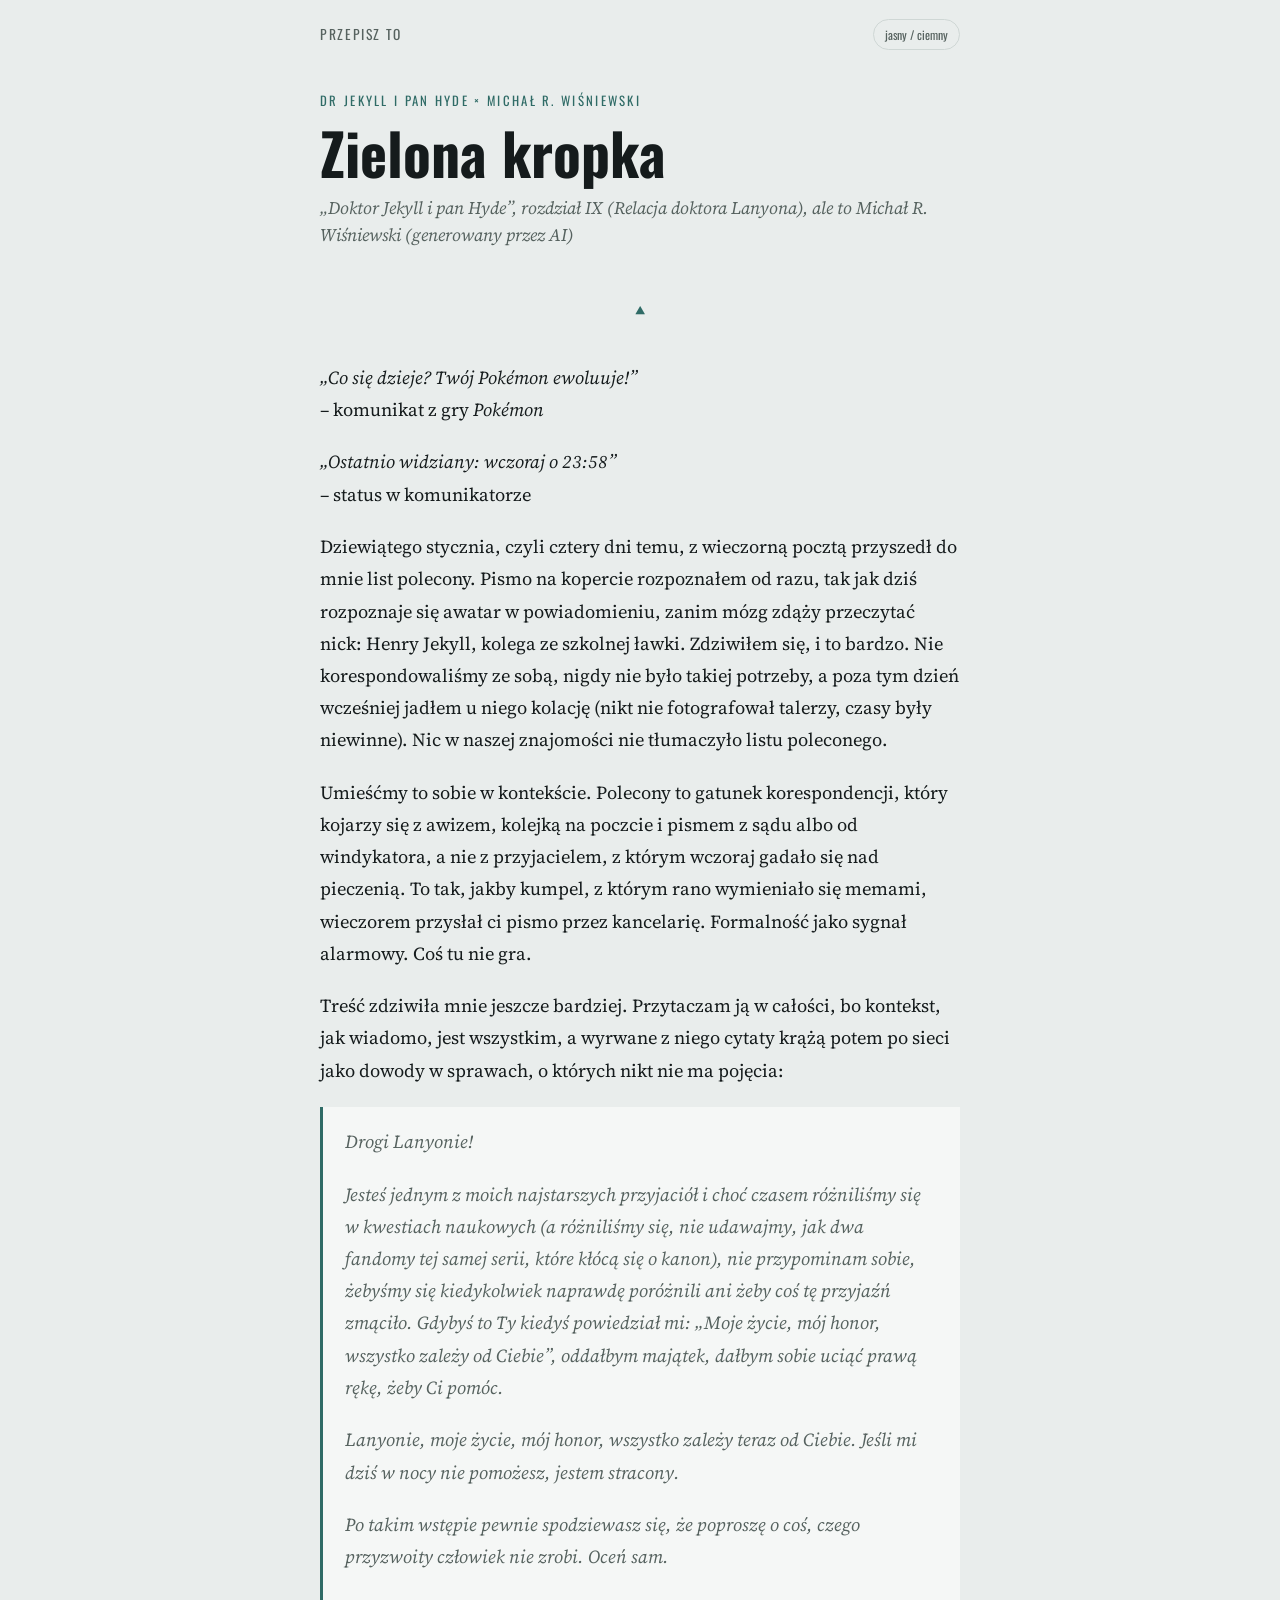
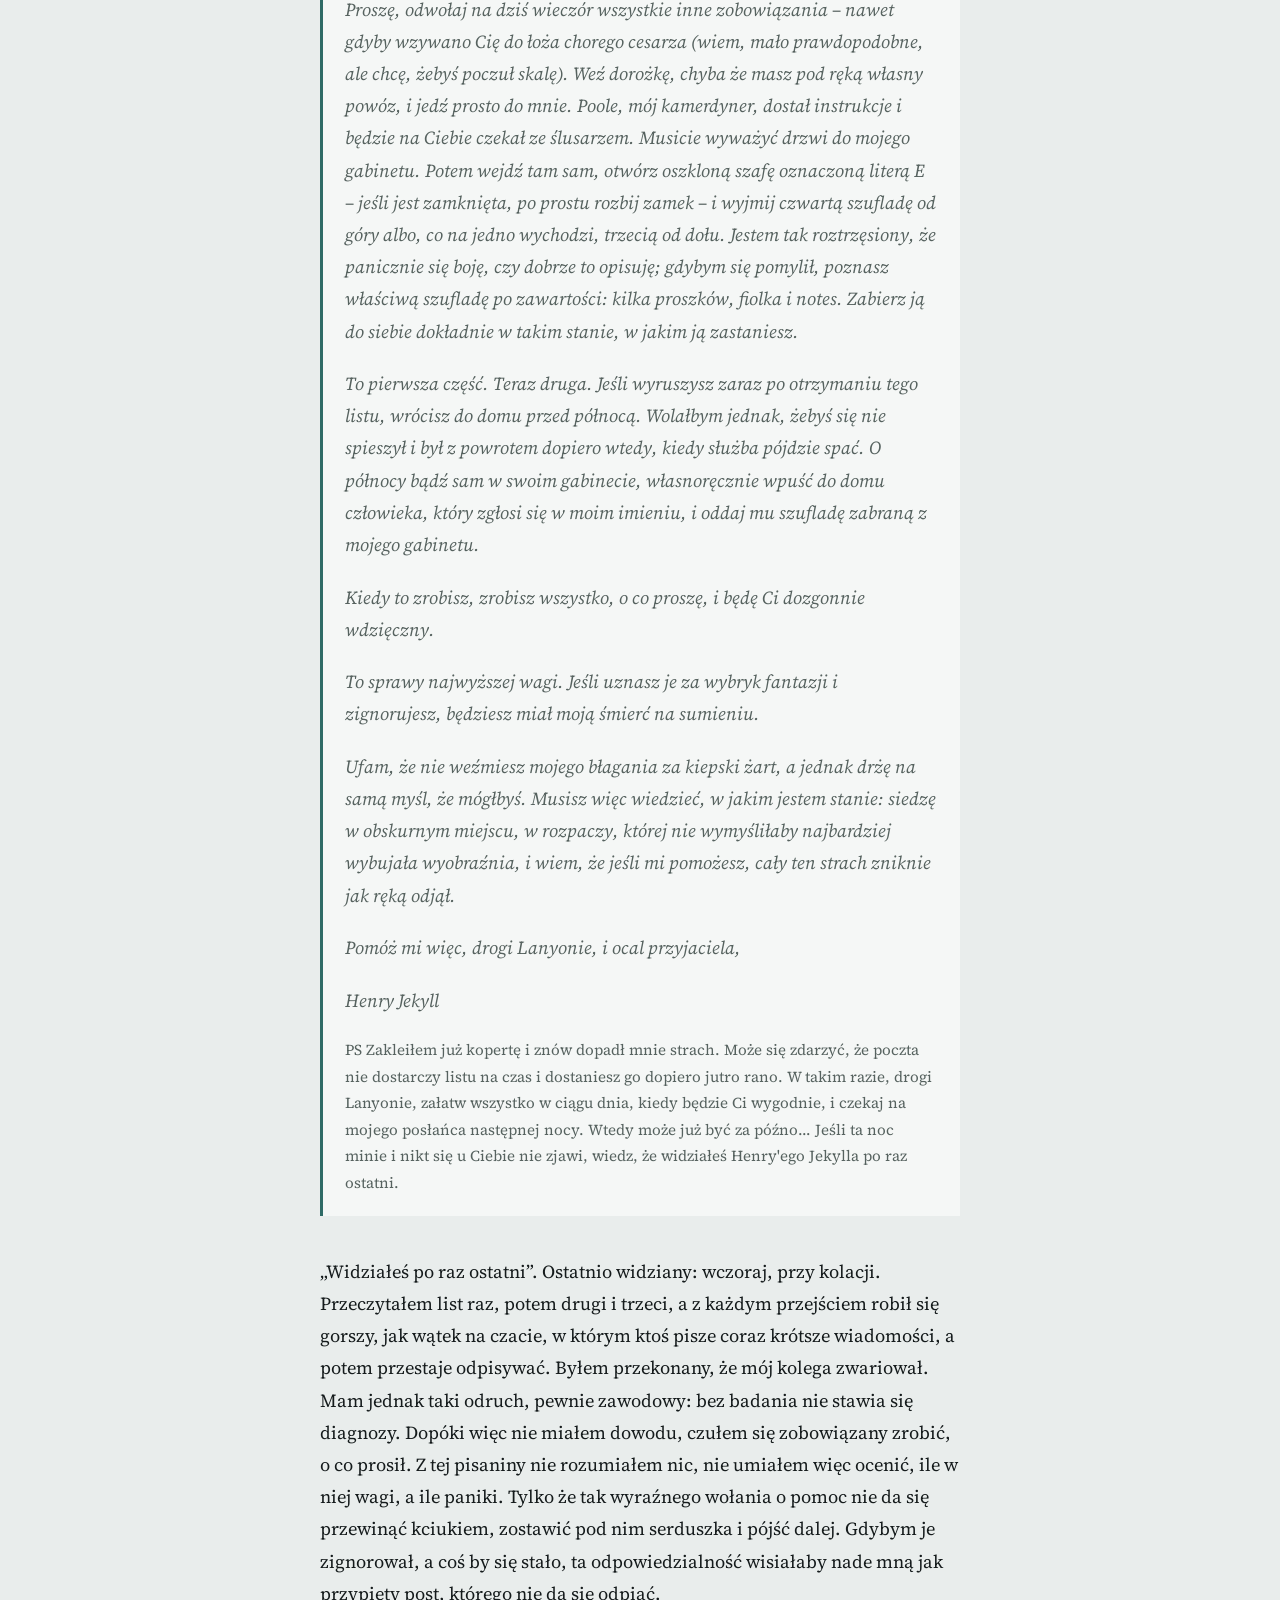
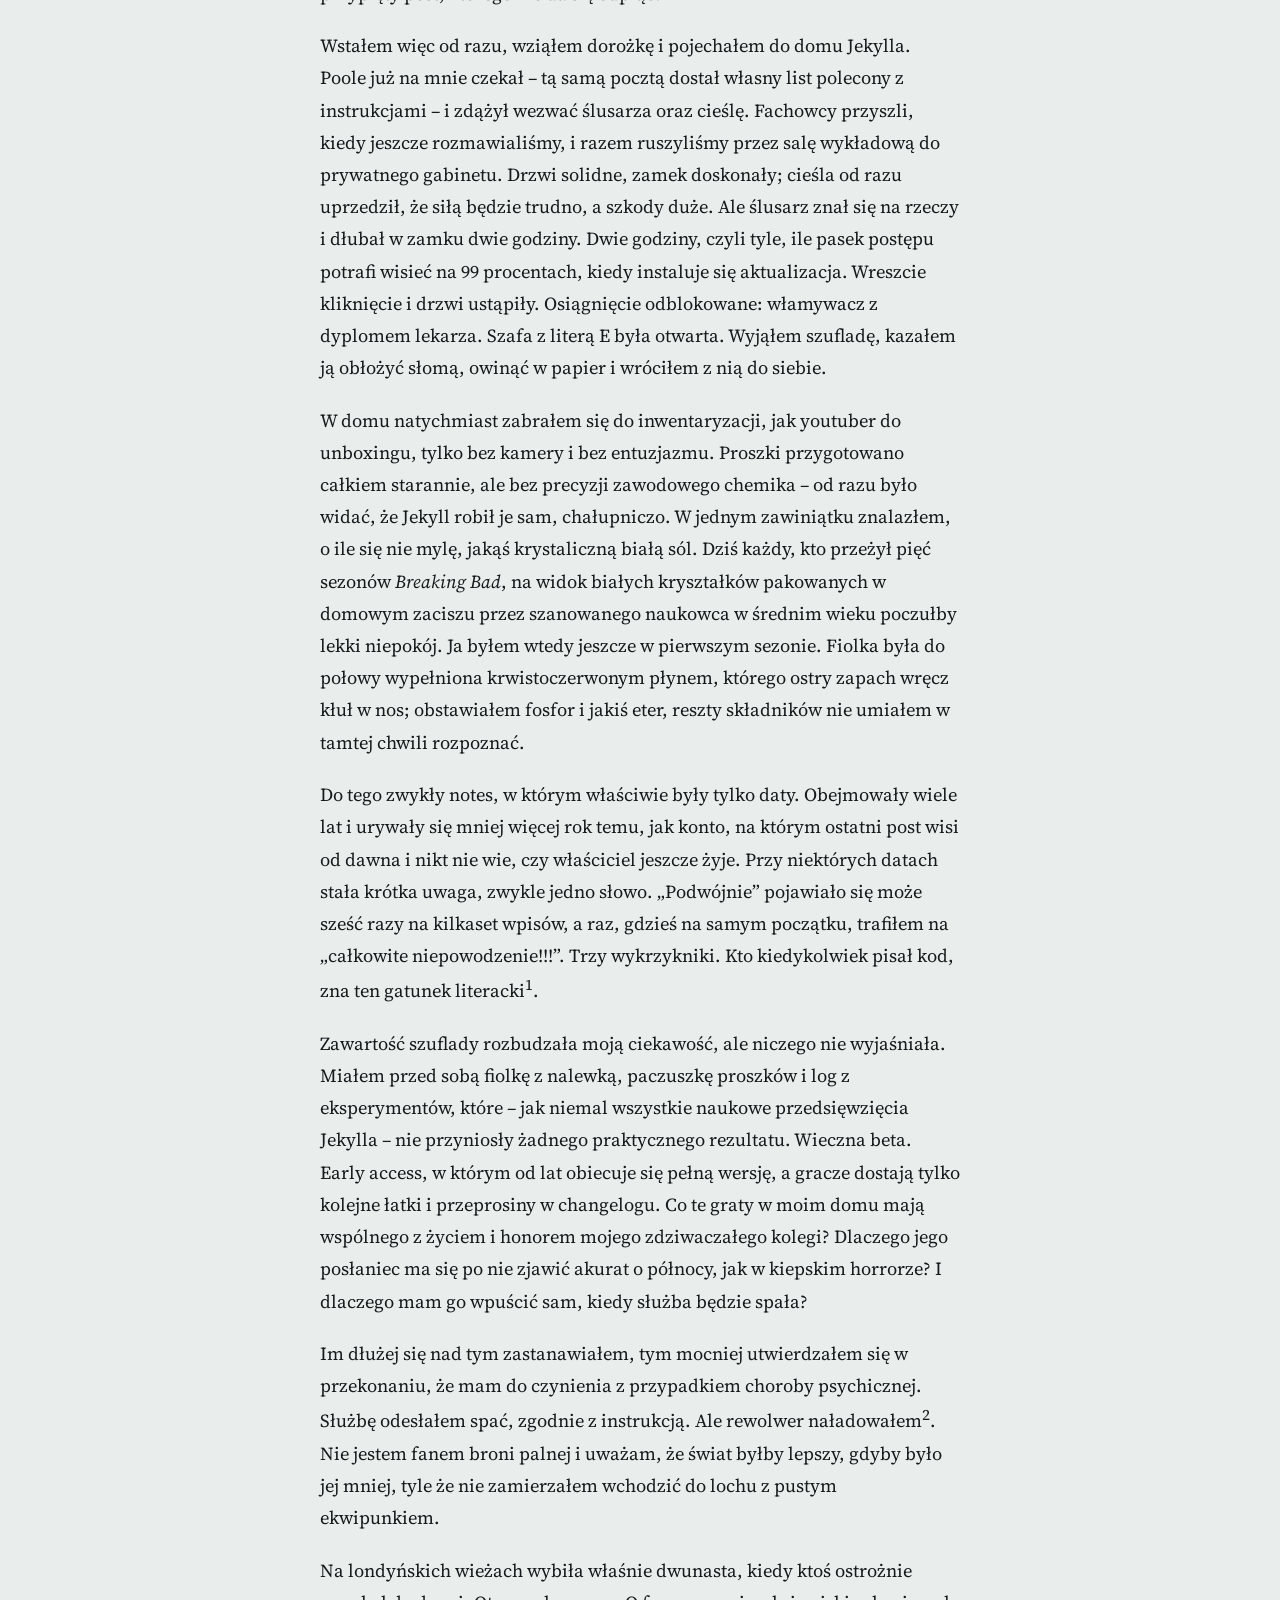
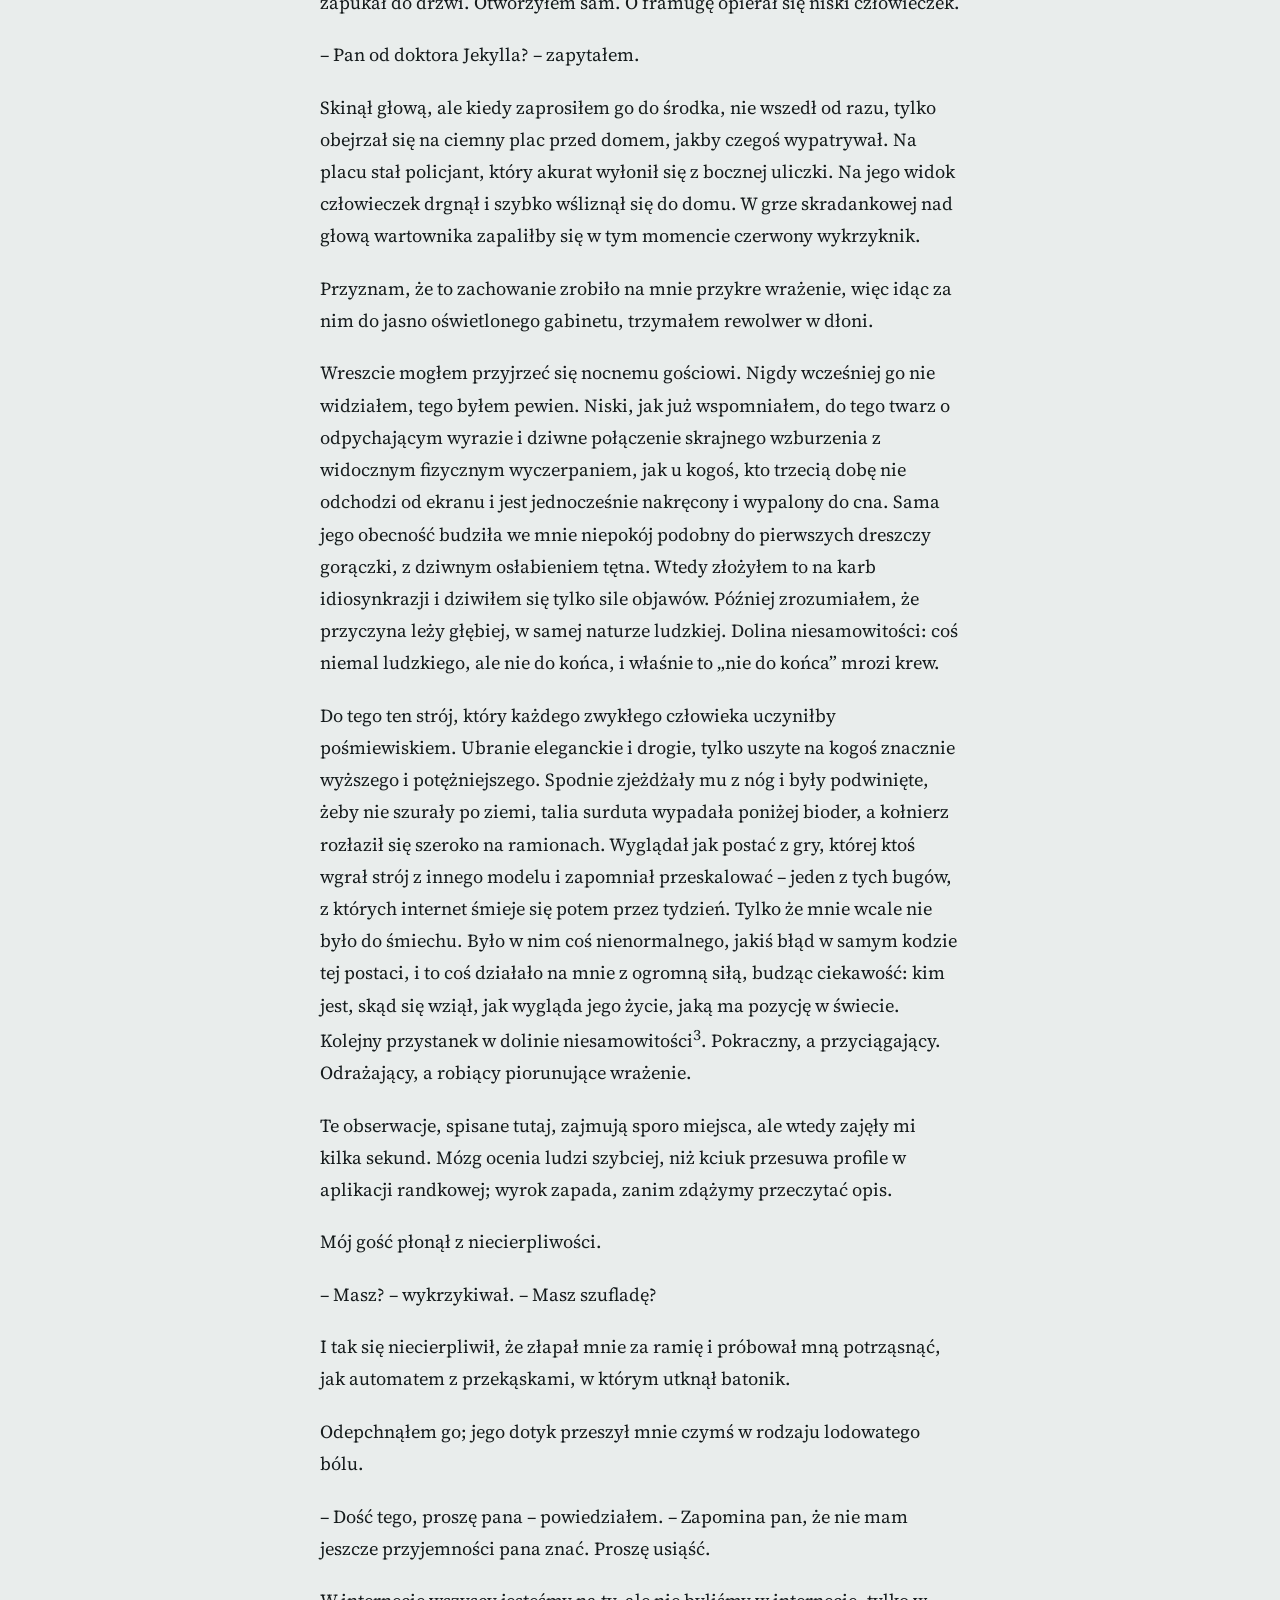
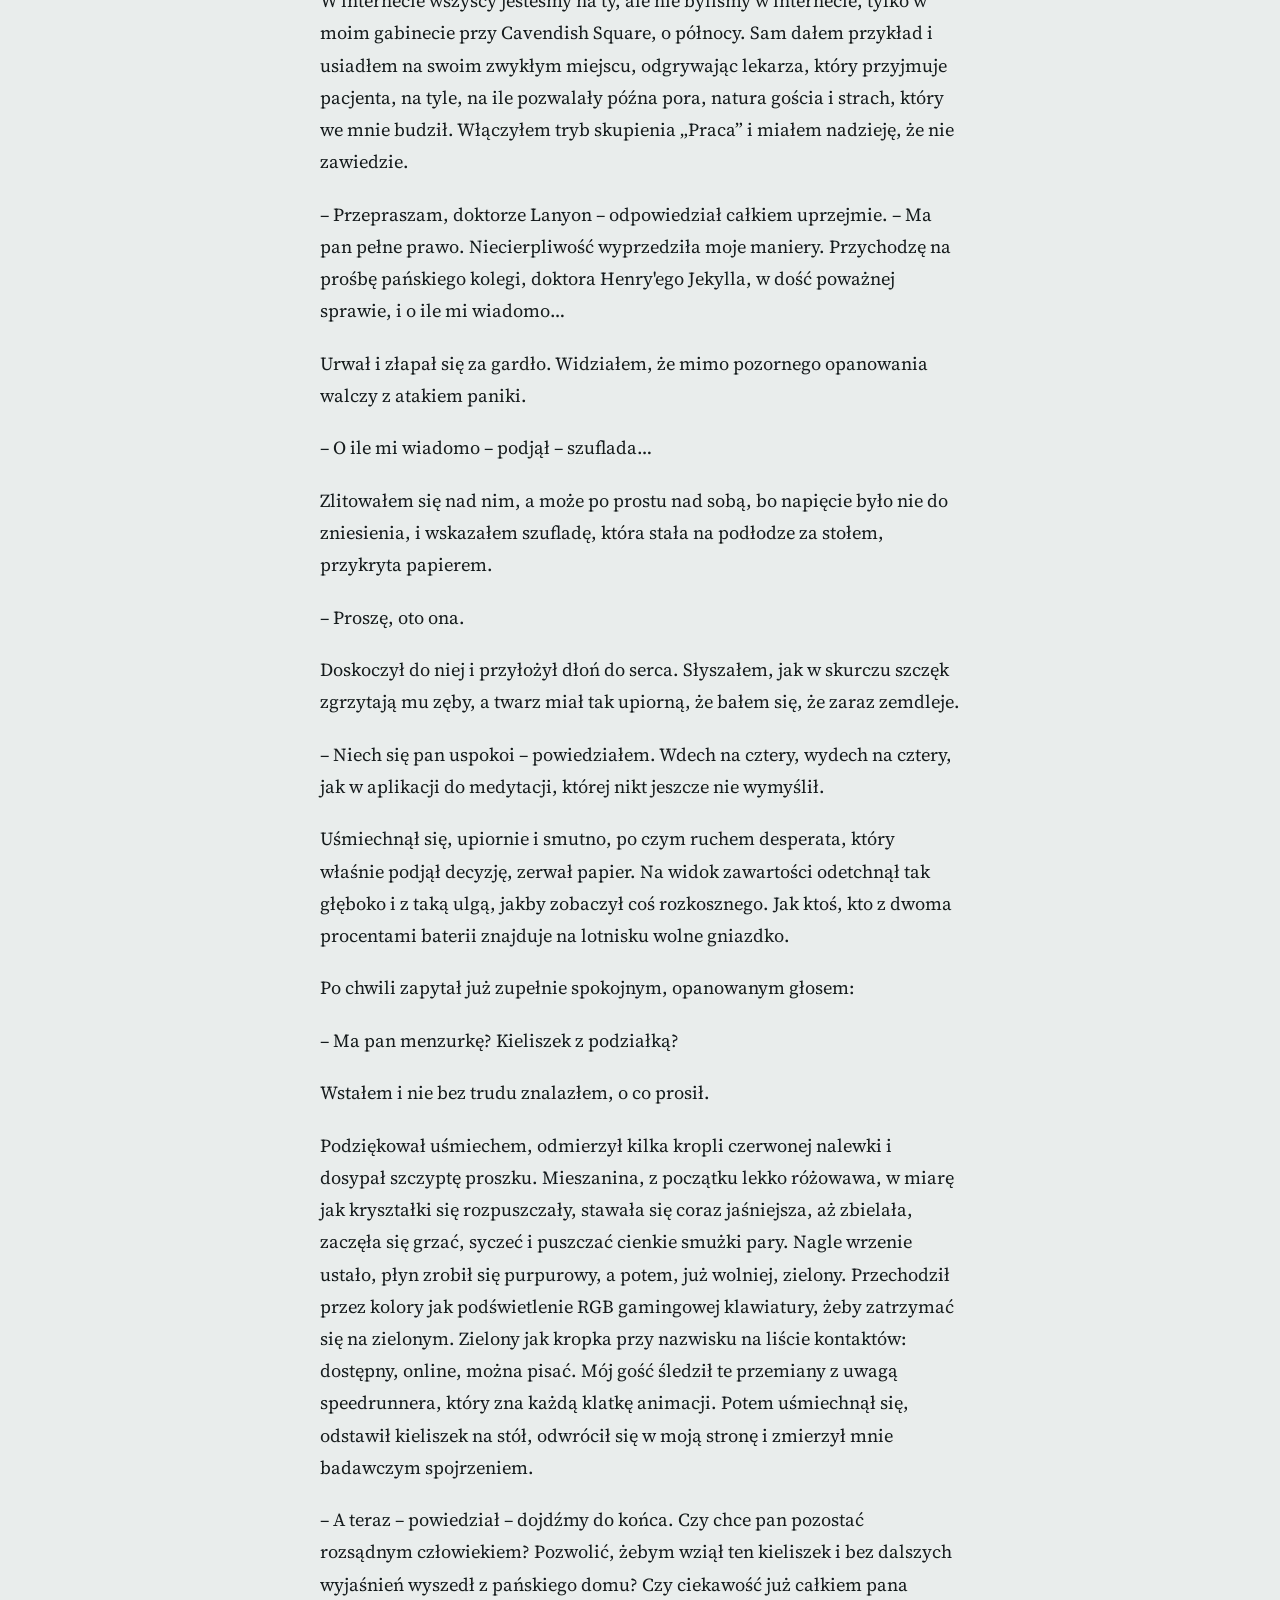
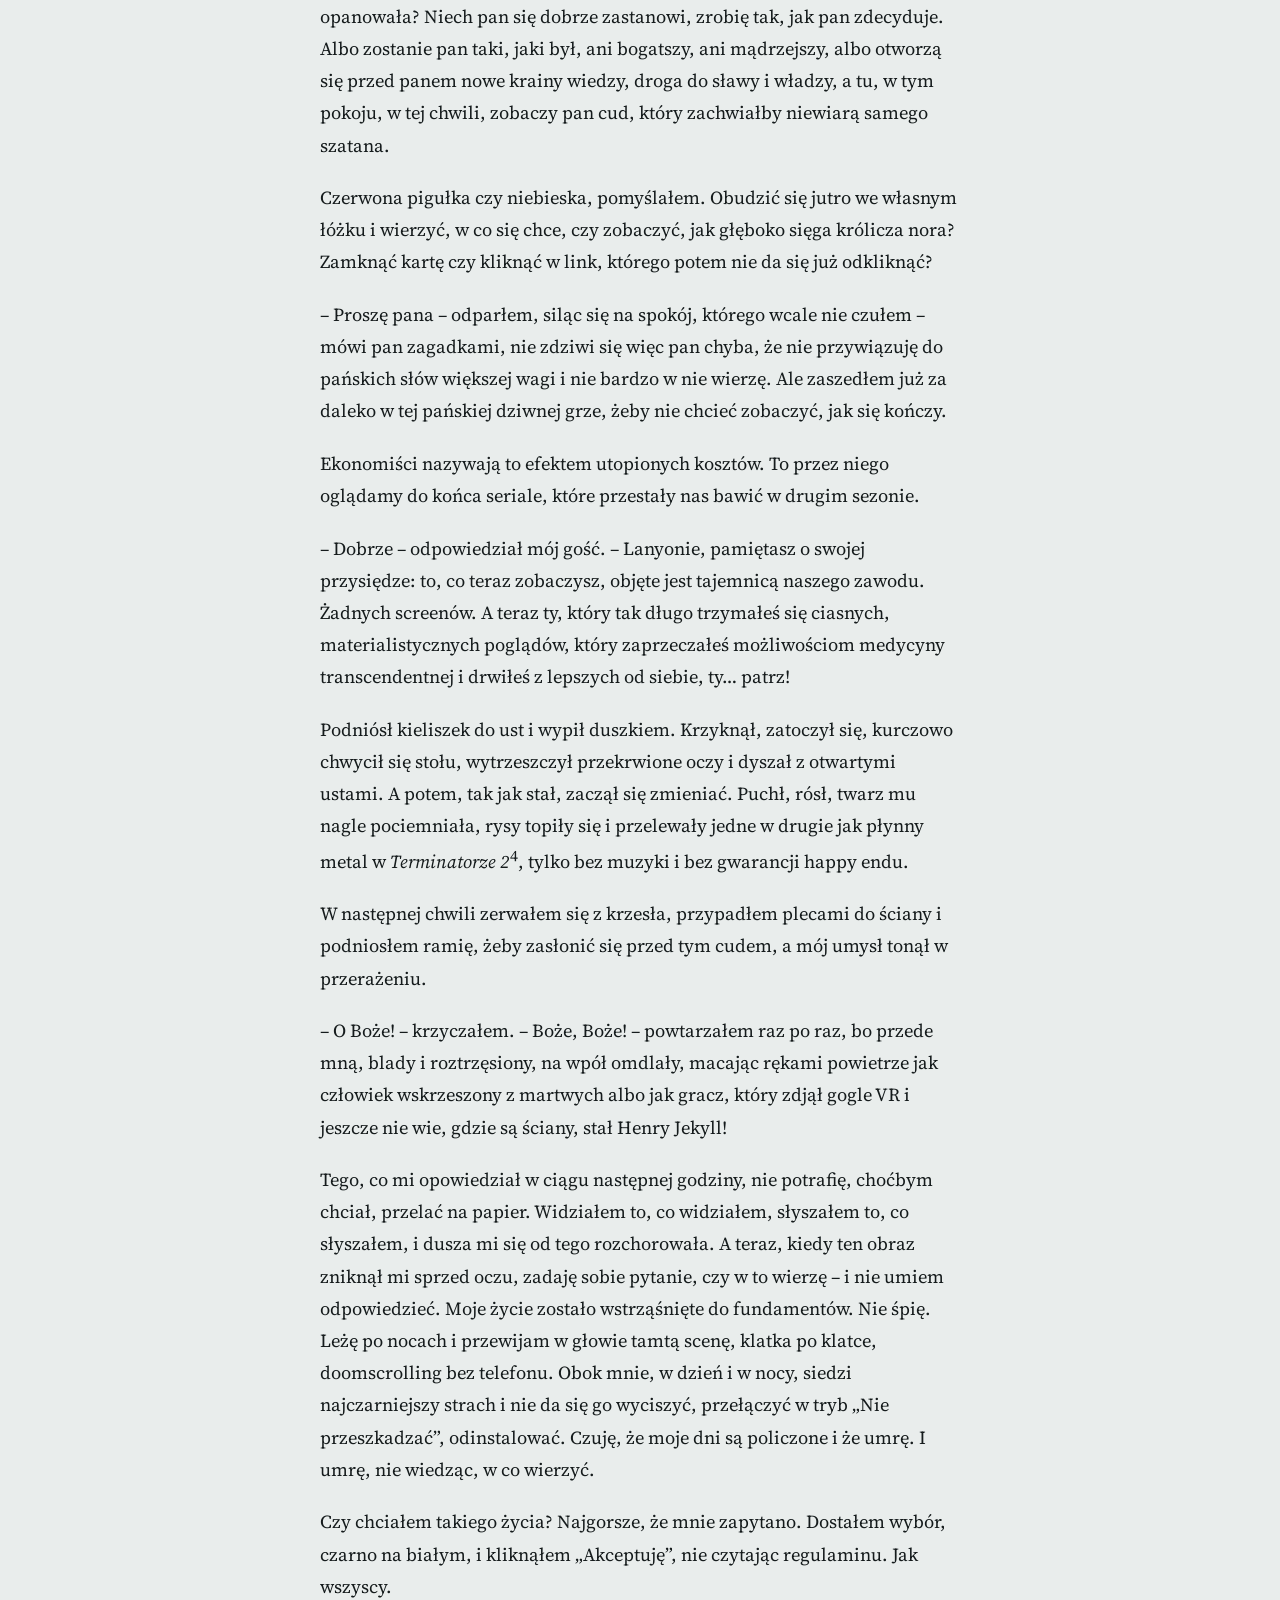
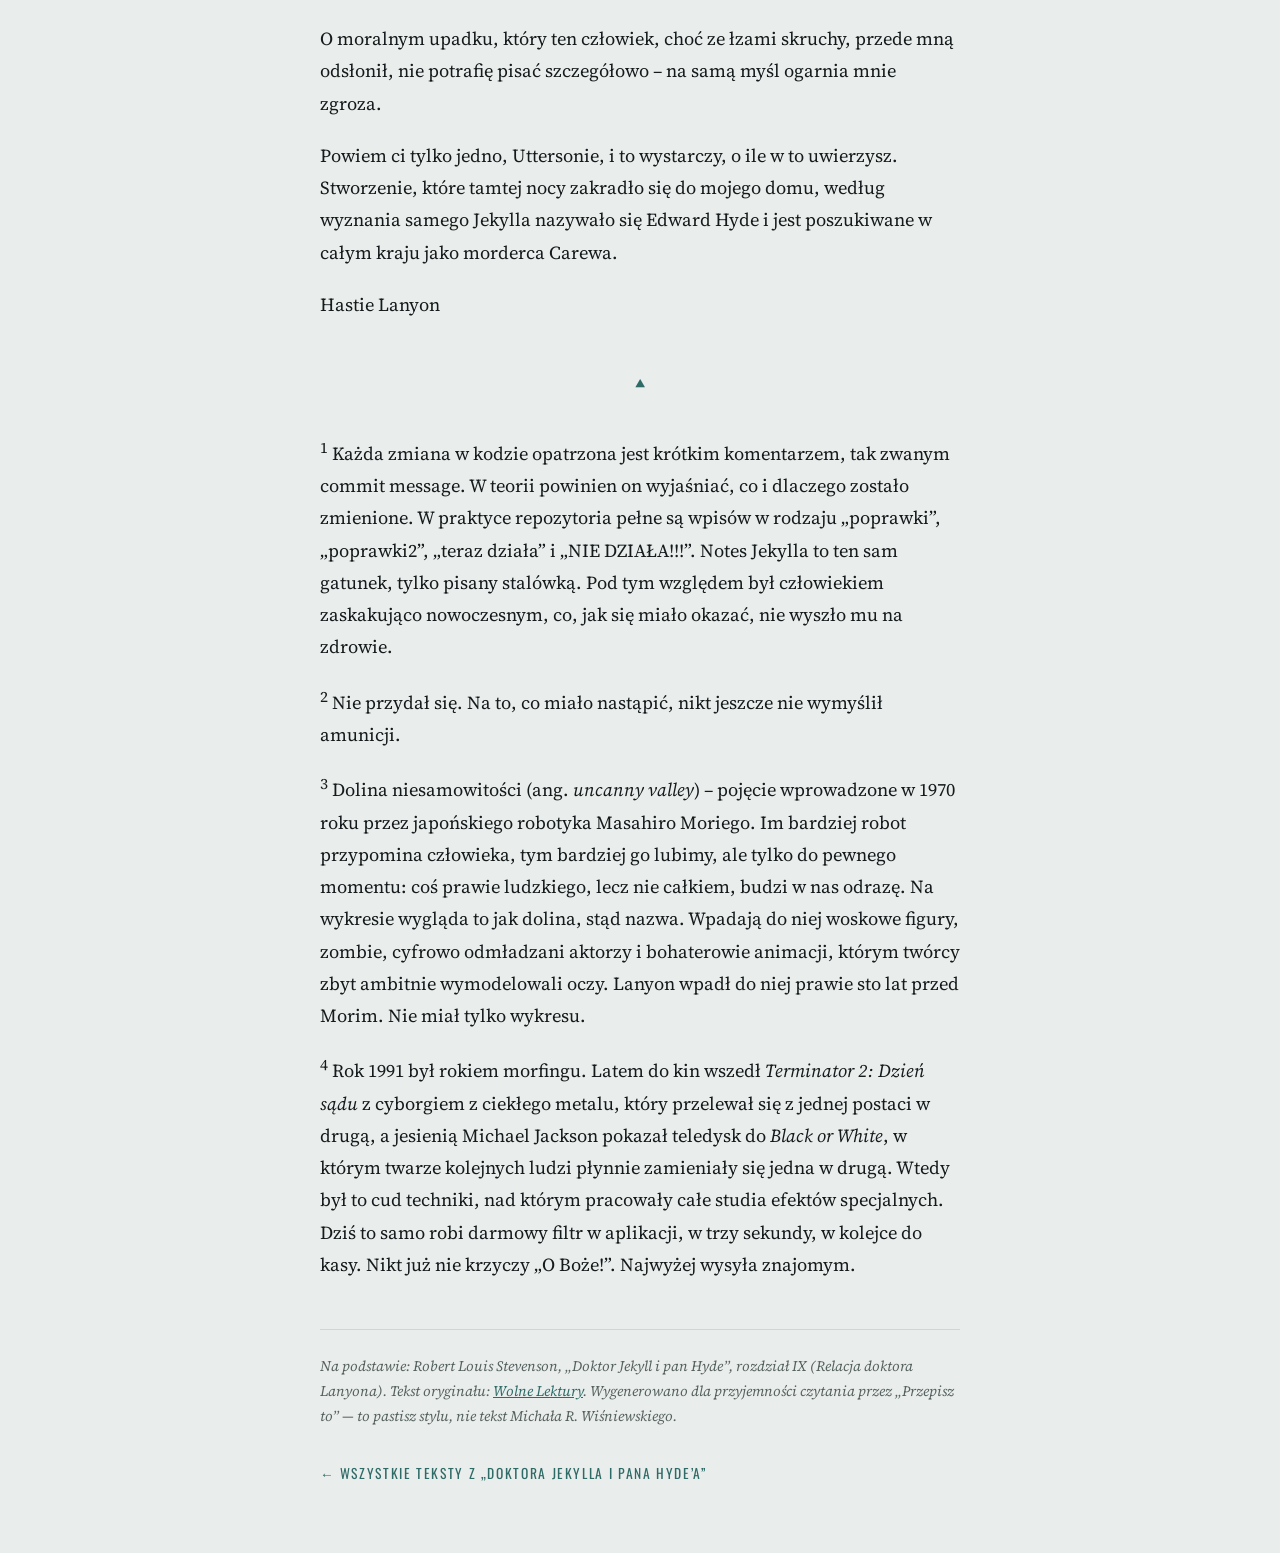
<file: dr-jekyll/02-zielona-kropka-r-wisniewski.html>
<!doctype html>
<html lang="pl">
<head>
<meta charset="utf-8">
<meta name="viewport" content="width=device-width, initial-scale=1">
<title>Zielona kropka — Przepisz to</title>
<meta name="description" content="„Doktor Jekyll i pan Hyde”, rozdział IX (Relacja doktora Lanyona), ale to Michał R. Wiśniewski (generowany przez AI)">
<meta property="og:title" content="Zielona kropka">
<meta property="og:description" content="„Doktor Jekyll i pan Hyde”, rozdział IX (Relacja doktora Lanyona), ale to Michał R. Wiśniewski (generowany przez AI)">
<link rel="preconnect" href="https://fonts.googleapis.com">
<link rel="preconnect" href="https://fonts.gstatic.com" crossorigin>
<link href="https://fonts.googleapis.com/css2?family=Oswald:wght@500;700&family=Source+Serif+4:ital,wght@0,400;0,600;1,400&display=swap" rel="stylesheet">
<style>
:root {
  --bg:#e9edec; --paper:#f5f7f6; --ink:#151b1c; --muted:#56625f; --accent:#2f6b66; --rule:#cfd7d5;
  --head:'Oswald', 'Arial Narrow', sans-serif; --body:'Source Serif 4', Georgia, serif;
}
@media (prefers-color-scheme: dark) {
  :root:not([data-theme="light"]) { --bg:#0b0f10; --paper:#111719; --ink:#dfe6e4; --muted:#8c9b98; --accent:#d9c84a; --rule:#26302f; }
}
:root[data-theme="dark"] { --bg:#0b0f10; --paper:#111719; --ink:#dfe6e4; --muted:#8c9b98; --accent:#d9c84a; --rule:#26302f; }
* { box-sizing: border-box; }
html { -webkit-text-size-adjust: 100%; }
body { margin:0; background:var(--bg); color:var(--ink); font-family:var(--body); font-size:1.15rem; line-height:1.75; }
.top { max-width:42rem; margin:0 auto; padding:1.2rem 16px 0; display:flex; justify-content:space-between; align-items:center; gap:1rem;
  font-family:var(--head); font-size:.85rem; letter-spacing:.12em; text-transform:uppercase; }
.top a { color:var(--muted); text-decoration:none; }
.top a:hover { color:var(--accent); }
.toggle { background:none; border:1px solid var(--rule); color:var(--muted); border-radius:999px; padding:.25rem .7rem; cursor:pointer; font:inherit; font-size:.75rem; }
main { max-width:42rem; margin:0 auto; padding:2.5rem 16px 4rem; }
.kicker { font-family:var(--head); color:var(--accent); letter-spacing:.18em; text-transform:uppercase; font-size:.8rem; margin:0 0 .6rem; }
h1 { font-family:var(--head); font-weight:700; font-size:clamp(2.2rem, 7vw, 3.6rem); line-height:1.05; margin:0 0 .8rem; text-wrap:balance; }
h3 { font-family:var(--body); font-style:italic; font-weight:400; color:var(--muted); font-size:1.1rem; margin:0 0 2.5rem; line-height:1.5; }
p { margin:0 0 1.1em; }
blockquote { margin:0 0 2.5rem; padding:1.2rem 1.4rem; border-left:3px solid var(--accent); background:var(--paper); font-style:italic; color:var(--muted); }
blockquote p:last-child { margin-bottom:0; font-style:normal; font-size:.95rem; }
hr { border:0; text-align:center; margin:2.8rem 0; height:1.5rem; }
hr::before { content:"▲"; color:var(--accent); font-size:1.1rem; letter-spacing:1.2em; padding-left:1.2em; }
a { color:var(--accent); }
em { font-style:italic; }
strong { font-weight:600; }
ol { padding-left:1.3rem; }
ol li { margin-bottom:1.4rem; }
.endnote { margin-top:3rem; padding-top:1.5rem; border-top:1px solid var(--rule); font-size:.9rem; color:var(--muted); }
.endnote p { margin:0 0 .6em; }
.back { display:inline-block; margin-top:1.5rem; font-family:var(--head); letter-spacing:.12em; text-transform:uppercase; font-size:.85rem; text-decoration:none; }

</style>
</head>
<body>
<header class="top">
  <a href="../index.html">Przepisz to</a>
  <button class="toggle" type="button" id="theme" aria-label="Zmień motyw">jasny / ciemny</button>
</header>
<main>
<p class="kicker">Dr Jekyll i pan Hyde × Michał R. Wiśniewski</p>
<h1>Zielona kropka</h1>
<h3><em>„Doktor Jekyll i pan Hyde”, rozdział IX (Relacja doktora Lanyona), ale to Michał R. Wiśniewski (generowany przez AI)</em></h3>
<hr />
<p><em>„Co się dzieje? Twój Pokémon ewoluuje!”</em><br />
– komunikat z gry <em>Pokémon</em></p>
<p><em>„Ostatnio widziany: wczoraj o 23:58”</em><br />
– status w komunikatorze</p>
<p>Dziewiątego stycznia, czyli cztery dni temu, z wieczorną pocztą przyszedł do mnie list polecony. Pismo na kopercie rozpoznałem od razu, tak jak dziś rozpoznaje się awatar w powiadomieniu, zanim mózg zdąży przeczytać nick: Henry Jekyll, kolega ze szkolnej ławki. Zdziwiłem się, i to bardzo. Nie korespondowaliśmy ze sobą, nigdy nie było takiej potrzeby, a poza tym dzień wcześniej jadłem u niego kolację (nikt nie fotografował talerzy, czasy były niewinne). Nic w naszej znajomości nie tłumaczyło listu poleconego.</p>
<p>Umieśćmy to sobie w kontekście. Polecony to gatunek korespondencji, który kojarzy się z awizem, kolejką na poczcie i pismem z sądu albo od windykatora, a nie z przyjacielem, z którym wczoraj gadało się nad pieczenią. To tak, jakby kumpel, z którym rano wymieniało się memami, wieczorem przysłał ci pismo przez kancelarię. Formalność jako sygnał alarmowy. Coś tu nie gra.</p>
<p>Treść zdziwiła mnie jeszcze bardziej. Przytaczam ją w całości, bo kontekst, jak wiadomo, jest wszystkim, a wyrwane z niego cytaty krążą potem po sieci jako dowody w sprawach, o których nikt nie ma pojęcia:</p>
<blockquote>
<p>Drogi Lanyonie!</p>
<p>Jesteś jednym z moich najstarszych przyjaciół i choć czasem różniliśmy się w kwestiach naukowych (a różniliśmy się, nie udawajmy, jak dwa fandomy tej samej serii, które kłócą się o kanon), nie przypominam sobie, żebyśmy się kiedykolwiek naprawdę poróżnili ani żeby coś tę przyjaźń zmąciło. Gdybyś to Ty kiedyś powiedział mi: „Moje życie, mój honor, wszystko zależy od Ciebie”, oddałbym majątek, dałbym sobie uciąć prawą rękę, żeby Ci pomóc.</p>
<p>Lanyonie, moje życie, mój honor, wszystko zależy teraz od Ciebie. Jeśli mi dziś w nocy nie pomożesz, jestem stracony.</p>
<p>Po takim wstępie pewnie spodziewasz się, że poproszę o coś, czego przyzwoity człowiek nie zrobi. Oceń sam.</p>
<p>Proszę, odwołaj na dziś wieczór wszystkie inne zobowiązania – nawet gdyby wzywano Cię do łoża chorego cesarza (wiem, mało prawdopodobne, ale chcę, żebyś poczuł skalę). Weź dorożkę, chyba że masz pod ręką własny powóz, i jedź prosto do mnie. Poole, mój kamerdyner, dostał instrukcje i będzie na Ciebie czekał ze ślusarzem. Musicie wyważyć drzwi do mojego gabinetu. Potem wejdź tam sam, otwórz oszkloną szafę oznaczoną literą E – jeśli jest zamknięta, po prostu rozbij zamek – i wyjmij czwartą szufladę od góry albo, co na jedno wychodzi, trzecią od dołu. Jestem tak roztrzęsiony, że panicznie się boję, czy dobrze to opisuję; gdybym się pomylił, poznasz właściwą szufladę po zawartości: kilka proszków, fiolka i notes. Zabierz ją do siebie dokładnie w takim stanie, w jakim ją zastaniesz.</p>
<p>To pierwsza część. Teraz druga. Jeśli wyruszysz zaraz po otrzymaniu tego listu, wrócisz do domu przed północą. Wolałbym jednak, żebyś się nie spieszył i był z powrotem dopiero wtedy, kiedy służba pójdzie spać. O północy bądź sam w swoim gabinecie, własnoręcznie wpuść do domu człowieka, który zgłosi się w moim imieniu, i oddaj mu szufladę zabraną z mojego gabinetu.</p>
<p>Kiedy to zrobisz, zrobisz wszystko, o co proszę, i będę Ci dozgonnie wdzięczny.</p>
<p>To sprawy najwyższej wagi. Jeśli uznasz je za wybryk fantazji i zignorujesz, będziesz miał moją śmierć na sumieniu.</p>
<p>Ufam, że nie weźmiesz mojego błagania za kiepski żart, a jednak drżę na samą myśl, że mógłbyś. Musisz więc wiedzieć, w jakim jestem stanie: siedzę w obskurnym miejscu, w rozpaczy, której nie wymyśliłaby najbardziej wybujała wyobraźnia, i wiem, że jeśli mi pomożesz, cały ten strach zniknie jak ręką odjął.</p>
<p>Pomóż mi więc, drogi Lanyonie, i ocal przyjaciela,</p>
<p>Henry Jekyll</p>
<p>PS Zakleiłem już kopertę i znów dopadł mnie strach. Może się zdarzyć, że poczta nie dostarczy listu na czas i dostaniesz go dopiero jutro rano. W takim razie, drogi Lanyonie, załatw wszystko w ciągu dnia, kiedy będzie Ci wygodnie, i czekaj na mojego posłańca następnej nocy. Wtedy może już być za późno… Jeśli ta noc minie i nikt się u Ciebie nie zjawi, wiedz, że widziałeś Henry'ego Jekylla po raz ostatni.</p>
</blockquote>
<p>„Widziałeś po raz ostatni”. Ostatnio widziany: wczoraj, przy kolacji. Przeczytałem list raz, potem drugi i trzeci, a z każdym przejściem robił się gorszy, jak wątek na czacie, w którym ktoś pisze coraz krótsze wiadomości, a potem przestaje odpisywać. Byłem przekonany, że mój kolega zwariował. Mam jednak taki odruch, pewnie zawodowy: bez badania nie stawia się diagnozy. Dopóki więc nie miałem dowodu, czułem się zobowiązany zrobić, o co prosił. Z tej pisaniny nie rozumiałem nic, nie umiałem więc ocenić, ile w niej wagi, a ile paniki. Tylko że tak wyraźnego wołania o pomoc nie da się przewinąć kciukiem, zostawić pod nim serduszka i pójść dalej. Gdybym je zignorował, a coś by się stało, ta odpowiedzialność wisiałaby nade mną jak przypięty post, którego nie da się odpiąć.</p>
<p>Wstałem więc od razu, wziąłem dorożkę i pojechałem do domu Jekylla. Poole już na mnie czekał – tą samą pocztą dostał własny list polecony z instrukcjami – i zdążył wezwać ślusarza oraz cieślę. Fachowcy przyszli, kiedy jeszcze rozmawialiśmy, i razem ruszyliśmy przez salę wykładową do prywatnego gabinetu. Drzwi solidne, zamek doskonały; cieśla od razu uprzedził, że siłą będzie trudno, a szkody duże. Ale ślusarz znał się na rzeczy i dłubał w zamku dwie godziny. Dwie godziny, czyli tyle, ile pasek postępu potrafi wisieć na 99 procentach, kiedy instaluje się aktualizacja. Wreszcie kliknięcie i drzwi ustąpiły. Osiągnięcie odblokowane: włamywacz z dyplomem lekarza. Szafa z literą E była otwarta. Wyjąłem szufladę, kazałem ją obłożyć słomą, owinąć w papier i wróciłem z nią do siebie.</p>
<p>W domu natychmiast zabrałem się do inwentaryzacji, jak youtuber do unboxingu, tylko bez kamery i bez entuzjazmu. Proszki przygotowano całkiem starannie, ale bez precyzji zawodowego chemika – od razu było widać, że Jekyll robił je sam, chałupniczo. W jednym zawiniątku znalazłem, o ile się nie mylę, jakąś krystaliczną białą sól. Dziś każdy, kto przeżył pięć sezonów <em>Breaking Bad</em>, na widok białych kryształków pakowanych w domowym zaciszu przez szanowanego naukowca w średnim wieku poczułby lekki niepokój. Ja byłem wtedy jeszcze w pierwszym sezonie. Fiolka była do połowy wypełniona krwistoczerwonym płynem, którego ostry zapach wręcz kłuł w nos; obstawiałem fosfor i jakiś eter, reszty składników nie umiałem w tamtej chwili rozpoznać.</p>
<p>Do tego zwykły notes, w którym właściwie były tylko daty. Obejmowały wiele lat i urywały się mniej więcej rok temu, jak konto, na którym ostatni post wisi od dawna i nikt nie wie, czy właściciel jeszcze żyje. Przy niektórych datach stała krótka uwaga, zwykle jedno słowo. „Podwójnie” pojawiało się może sześć razy na kilkaset wpisów, a raz, gdzieś na samym początku, trafiłem na „całkowite niepowodzenie!!!”. Trzy wykrzykniki. Kto kiedykolwiek pisał kod, zna ten gatunek literacki<sup>1</sup>.</p>
<p>Zawartość szuflady rozbudzała moją ciekawość, ale niczego nie wyjaśniała. Miałem przed sobą fiolkę z nalewką, paczuszkę proszków i log z eksperymentów, które – jak niemal wszystkie naukowe przedsięwzięcia Jekylla – nie przyniosły żadnego praktycznego rezultatu. Wieczna beta. Early access, w którym od lat obiecuje się pełną wersję, a gracze dostają tylko kolejne łatki i przeprosiny w changelogu. Co te graty w moim domu mają wspólnego z życiem i honorem mojego zdziwaczałego kolegi? Dlaczego jego posłaniec ma się po nie zjawić akurat o północy, jak w kiepskim horrorze? I dlaczego mam go wpuścić sam, kiedy służba będzie spała?</p>
<p>Im dłużej się nad tym zastanawiałem, tym mocniej utwierdzałem się w przekonaniu, że mam do czynienia z przypadkiem choroby psychicznej. Służbę odesłałem spać, zgodnie z instrukcją. Ale rewolwer naładowałem<sup>2</sup>. Nie jestem fanem broni palnej i uważam, że świat byłby lepszy, gdyby było jej mniej, tyle że nie zamierzałem wchodzić do lochu z pustym ekwipunkiem.</p>
<p>Na londyńskich wieżach wybiła właśnie dwunasta, kiedy ktoś ostrożnie zapukał do drzwi. Otworzyłem sam. O framugę opierał się niski człowieczek.</p>
<p>– Pan od doktora Jekylla? – zapytałem.</p>
<p>Skinął głową, ale kiedy zaprosiłem go do środka, nie wszedł od razu, tylko obejrzał się na ciemny plac przed domem, jakby czegoś wypatrywał. Na placu stał policjant, który akurat wyłonił się z bocznej uliczki. Na jego widok człowieczek drgnął i szybko wśliznął się do domu. W grze skradankowej nad głową wartownika zapaliłby się w tym momencie czerwony wykrzyknik.</p>
<p>Przyznam, że to zachowanie zrobiło na mnie przykre wrażenie, więc idąc za nim do jasno oświetlonego gabinetu, trzymałem rewolwer w dłoni.</p>
<p>Wreszcie mogłem przyjrzeć się nocnemu gościowi. Nigdy wcześniej go nie widziałem, tego byłem pewien. Niski, jak już wspomniałem, do tego twarz o odpychającym wyrazie i dziwne połączenie skrajnego wzburzenia z widocznym fizycznym wyczerpaniem, jak u kogoś, kto trzecią dobę nie odchodzi od ekranu i jest jednocześnie nakręcony i wypalony do cna. Sama jego obecność budziła we mnie niepokój podobny do pierwszych dreszczy gorączki, z dziwnym osłabieniem tętna. Wtedy złożyłem to na karb idiosynkrazji i dziwiłem się tylko sile objawów. Później zrozumiałem, że przyczyna leży głębiej, w samej naturze ludzkiej. Dolina niesamowitości: coś niemal ludzkiego, ale nie do końca, i właśnie to „nie do końca” mrozi krew.</p>
<p>Do tego ten strój, który każdego zwykłego człowieka uczyniłby pośmiewiskiem. Ubranie eleganckie i drogie, tylko uszyte na kogoś znacznie wyższego i potężniejszego. Spodnie zjeżdżały mu z nóg i były podwinięte, żeby nie szurały po ziemi, talia surduta wypadała poniżej bioder, a kołnierz rozłaził się szeroko na ramionach. Wyglądał jak postać z gry, której ktoś wgrał strój z innego modelu i zapomniał przeskalować – jeden z tych bugów, z których internet śmieje się potem przez tydzień. Tylko że mnie wcale nie było do śmiechu. Było w nim coś nienormalnego, jakiś błąd w samym kodzie tej postaci, i to coś działało na mnie z ogromną siłą, budząc ciekawość: kim jest, skąd się wziął, jak wygląda jego życie, jaką ma pozycję w świecie. Kolejny przystanek w dolinie niesamowitości<sup>3</sup>. Pokraczny, a przyciągający. Odrażający, a robiący piorunujące wrażenie.</p>
<p>Te obserwacje, spisane tutaj, zajmują sporo miejsca, ale wtedy zajęły mi kilka sekund. Mózg ocenia ludzi szybciej, niż kciuk przesuwa profile w aplikacji randkowej; wyrok zapada, zanim zdążymy przeczytać opis.</p>
<p>Mój gość płonął z niecierpliwości.</p>
<p>– Masz? – wykrzykiwał. – Masz szufladę?</p>
<p>I tak się niecierpliwił, że złapał mnie za ramię i próbował mną potrząsnąć, jak automatem z przekąskami, w którym utknął batonik.</p>
<p>Odepchnąłem go; jego dotyk przeszył mnie czymś w rodzaju lodowatego bólu.</p>
<p>– Dość tego, proszę pana – powiedziałem. – Zapomina pan, że nie mam jeszcze przyjemności pana znać. Proszę usiąść.</p>
<p>W internecie wszyscy jesteśmy na ty, ale nie byliśmy w internecie, tylko w moim gabinecie przy Cavendish Square, o północy. Sam dałem przykład i usiadłem na swoim zwykłym miejscu, odgrywając lekarza, który przyjmuje pacjenta, na tyle, na ile pozwalały późna pora, natura gościa i strach, który we mnie budził. Włączyłem tryb skupienia „Praca” i miałem nadzieję, że nie zawiedzie.</p>
<p>– Przepraszam, doktorze Lanyon – odpowiedział całkiem uprzejmie. – Ma pan pełne prawo. Niecierpliwość wyprzedziła moje maniery. Przychodzę na prośbę pańskiego kolegi, doktora Henry'ego Jekylla, w dość poważnej sprawie, i o ile mi wiadomo…</p>
<p>Urwał i złapał się za gardło. Widziałem, że mimo pozornego opanowania walczy z atakiem paniki.</p>
<p>– O ile mi wiadomo – podjął – szuflada…</p>
<p>Zlitowałem się nad nim, a może po prostu nad sobą, bo napięcie było nie do zniesienia, i wskazałem szufladę, która stała na podłodze za stołem, przykryta papierem.</p>
<p>– Proszę, oto ona.</p>
<p>Doskoczył do niej i przyłożył dłoń do serca. Słyszałem, jak w skurczu szczęk zgrzytają mu zęby, a twarz miał tak upiorną, że bałem się, że zaraz zemdleje.</p>
<p>– Niech się pan uspokoi – powiedziałem. Wdech na cztery, wydech na cztery, jak w aplikacji do medytacji, której nikt jeszcze nie wymyślił.</p>
<p>Uśmiechnął się, upiornie i smutno, po czym ruchem desperata, który właśnie podjął decyzję, zerwał papier. Na widok zawartości odetchnął tak głęboko i z taką ulgą, jakby zobaczył coś rozkosznego. Jak ktoś, kto z dwoma procentami baterii znajduje na lotnisku wolne gniazdko.</p>
<p>Po chwili zapytał już zupełnie spokojnym, opanowanym głosem:</p>
<p>– Ma pan menzurkę? Kieliszek z podziałką?</p>
<p>Wstałem i nie bez trudu znalazłem, o co prosił.</p>
<p>Podziękował uśmiechem, odmierzył kilka kropli czerwonej nalewki i dosypał szczyptę proszku. Mieszanina, z początku lekko różowawa, w miarę jak kryształki się rozpuszczały, stawała się coraz jaśniejsza, aż zbielała, zaczęła się grzać, syczeć i puszczać cienkie smużki pary. Nagle wrzenie ustało, płyn zrobił się purpurowy, a potem, już wolniej, zielony. Przechodził przez kolory jak podświetlenie RGB gamingowej klawiatury, żeby zatrzymać się na zielonym. Zielony jak kropka przy nazwisku na liście kontaktów: dostępny, online, można pisać. Mój gość śledził te przemiany z uwagą speedrunnera, który zna każdą klatkę animacji. Potem uśmiechnął się, odstawił kieliszek na stół, odwrócił się w moją stronę i zmierzył mnie badawczym spojrzeniem.</p>
<p>– A teraz – powiedział – dojdźmy do końca. Czy chce pan pozostać rozsądnym człowiekiem? Pozwolić, żebym wziął ten kieliszek i bez dalszych wyjaśnień wyszedł z pańskiego domu? Czy ciekawość już całkiem pana opanowała? Niech pan się dobrze zastanowi, zrobię tak, jak pan zdecyduje. Albo zostanie pan taki, jaki był, ani bogatszy, ani mądrzejszy, albo otworzą się przed panem nowe krainy wiedzy, droga do sławy i władzy, a tu, w tym pokoju, w tej chwili, zobaczy pan cud, który zachwiałby niewiarą samego szatana.</p>
<p>Czerwona pigułka czy niebieska, pomyślałem. Obudzić się jutro we własnym łóżku i wierzyć, w co się chce, czy zobaczyć, jak głęboko sięga królicza nora? Zamknąć kartę czy kliknąć w link, którego potem nie da się już odkliknąć?</p>
<p>– Proszę pana – odparłem, siląc się na spokój, którego wcale nie czułem – mówi pan zagadkami, nie zdziwi się więc pan chyba, że nie przywiązuję do pańskich słów większej wagi i nie bardzo w nie wierzę. Ale zaszedłem już za daleko w tej pańskiej dziwnej grze, żeby nie chcieć zobaczyć, jak się kończy.</p>
<p>Ekonomiści nazywają to efektem utopionych kosztów. To przez niego oglądamy do końca seriale, które przestały nas bawić w drugim sezonie.</p>
<p>– Dobrze – odpowiedział mój gość. – Lanyonie, pamiętasz o swojej przysiędze: to, co teraz zobaczysz, objęte jest tajemnicą naszego zawodu. Żadnych screenów. A teraz ty, który tak długo trzymałeś się ciasnych, materialistycznych poglądów, który zaprzeczałeś możliwościom medycyny transcendentnej i drwiłeś z lepszych od siebie, ty… patrz!</p>
<p>Podniósł kieliszek do ust i wypił duszkiem. Krzyknął, zatoczył się, kurczowo chwycił się stołu, wytrzeszczył przekrwione oczy i dyszał z otwartymi ustami. A potem, tak jak stał, zaczął się zmieniać. Puchł, rósł, twarz mu nagle pociemniała, rysy topiły się i przelewały jedne w drugie jak płynny metal w <em>Terminatorze 2</em><sup>4</sup>, tylko bez muzyki i bez gwarancji happy endu.</p>
<p>W następnej chwili zerwałem się z krzesła, przypadłem plecami do ściany i podniosłem ramię, żeby zasłonić się przed tym cudem, a mój umysł tonął w przerażeniu.</p>
<p>– O Boże! – krzyczałem. – Boże, Boże! – powtarzałem raz po raz, bo przede mną, blady i roztrzęsiony, na wpół omdlały, macając rękami powietrze jak człowiek wskrzeszony z martwych albo jak gracz, który zdjął gogle VR i jeszcze nie wie, gdzie są ściany, stał Henry Jekyll!</p>
<p>Tego, co mi opowiedział w ciągu następnej godziny, nie potrafię, choćbym chciał, przelać na papier. Widziałem to, co widziałem, słyszałem to, co słyszałem, i dusza mi się od tego rozchorowała. A teraz, kiedy ten obraz zniknął mi sprzed oczu, zadaję sobie pytanie, czy w to wierzę – i nie umiem odpowiedzieć. Moje życie zostało wstrząśnięte do fundamentów. Nie śpię. Leżę po nocach i przewijam w głowie tamtą scenę, klatka po klatce, doomscrolling bez telefonu. Obok mnie, w dzień i w nocy, siedzi najczarniejszy strach i nie da się go wyciszyć, przełączyć w tryb „Nie przeszkadzać”, odinstalować. Czuję, że moje dni są policzone i że umrę. I umrę, nie wiedząc, w co wierzyć.</p>
<p>Czy chciałem takiego życia? Najgorsze, że mnie zapytano. Dostałem wybór, czarno na białym, i kliknąłem „Akceptuję”, nie czytając regulaminu. Jak wszyscy.</p>
<p>O moralnym upadku, który ten człowiek, choć ze łzami skruchy, przede mną odsłonił, nie potrafię pisać szczegółowo – na samą myśl ogarnia mnie zgroza.</p>
<p>Powiem ci tylko jedno, Uttersonie, i to wystarczy, o ile w to uwierzysz. Stworzenie, które tamtej nocy zakradło się do mojego domu, według wyznania samego Jekylla nazywało się Edward Hyde i jest poszukiwane w całym kraju jako morderca Carewa.</p>
<p>Hastie Lanyon</p>
<hr />
<p><sup>1</sup> Każda zmiana w kodzie opatrzona jest krótkim komentarzem, tak zwanym commit message. W teorii powinien on wyjaśniać, co i dlaczego zostało zmienione. W praktyce repozytoria pełne są wpisów w rodzaju „poprawki”, „poprawki2”, „teraz działa” i „NIE DZIAŁA!!!”. Notes Jekylla to ten sam gatunek, tylko pisany stalówką. Pod tym względem był człowiekiem zaskakująco nowoczesnym, co, jak się miało okazać, nie wyszło mu na zdrowie.</p>
<p><sup>2</sup> Nie przydał się. Na to, co miało nastąpić, nikt jeszcze nie wymyślił amunicji.</p>
<p><sup>3</sup> Dolina niesamowitości (ang. <em>uncanny valley</em>) – pojęcie wprowadzone w 1970 roku przez japońskiego robotyka Masahiro Moriego. Im bardziej robot przypomina człowieka, tym bardziej go lubimy, ale tylko do pewnego momentu: coś prawie ludzkiego, lecz nie całkiem, budzi w nas odrazę. Na wykresie wygląda to jak dolina, stąd nazwa. Wpadają do niej woskowe figury, zombie, cyfrowo odmładzani aktorzy i bohaterowie animacji, którym twórcy zbyt ambitnie wymodelowali oczy. Lanyon wpadł do niej prawie sto lat przed Morim. Nie miał tylko wykresu.</p>
<p><sup>4</sup> Rok 1991 był rokiem morfingu. Latem do kin wszedł <em>Terminator 2: Dzień sądu</em> z cyborgiem z ciekłego metalu, który przelewał się z jednej postaci w drugą, a jesienią Michael Jackson pokazał teledysk do <em>Black or White</em>, w którym twarze kolejnych ludzi płynnie zamieniały się jedna w drugą. Wtedy był to cud techniki, nad którym pracowały całe studia efektów specjalnych. Dziś to samo robi darmowy filtr w aplikacji, w trzy sekundy, w kolejce do kasy. Nikt już nie krzyczy „O Boże!”. Najwyżej wysyła znajomym.</p>
<div class="endnote"><p><em>Na podstawie: Robert Louis Stevenson, „Doktor Jekyll i pan Hyde”, rozdział IX (Relacja doktora Lanyona). Tekst oryginału: <a href="https://wolnelektury.pl/katalog/lektura/stevenson-dr-jekyll-i-mr-hyde.html">Wolne Lektury</a>. Wygenerowano dla przyjemności czytania przez „Przepisz to” — to pastisz stylu, nie tekst Michała R. Wiśniewskiego.</em></p></div>
<a class="back" href="index.html">← Wszystkie teksty z „Doktora Jekylla i pana Hyde’a”</a>
</main>
<script>
(function(){
  var r=document.documentElement, k='przepiszto-theme';
  try{ var s=localStorage.getItem(k); if(s) r.setAttribute('data-theme',s); }catch(e){}
  document.getElementById('theme').addEventListener('click',function(){
    var cur=r.getAttribute('data-theme') || (matchMedia('(prefers-color-scheme: dark)').matches?'dark':'light');
    var n=cur==='dark'?'light':'dark'; r.setAttribute('data-theme',n);
    try{ localStorage.setItem(k,n); }catch(e){}
  });
})();
</script>
</body>
</html>
</file>
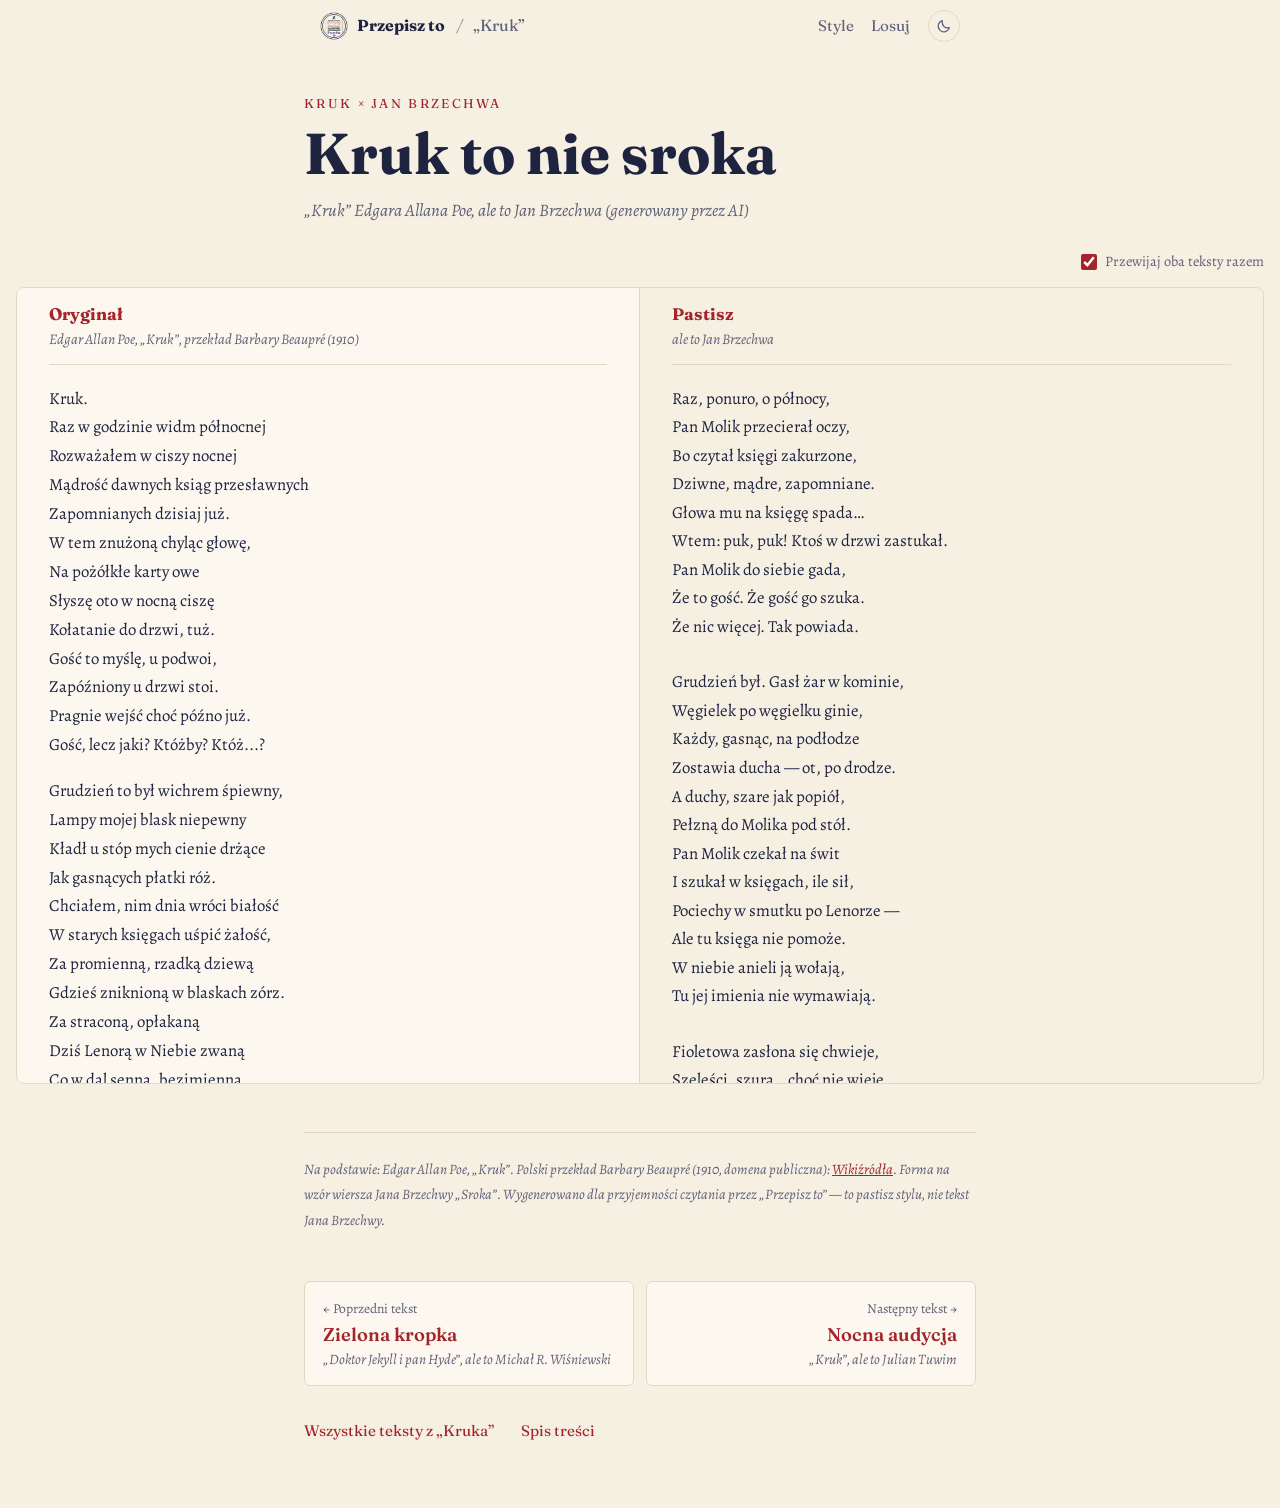
<file: kruk/01-kruk-to-nie-sroka-brzechwa.html>
<!doctype html>
<html lang="pl">
<head>
<meta charset="utf-8">
<meta name="viewport" content="width=device-width, initial-scale=1">
<title>Kruk to nie sroka — Przepisz to</title>
<meta name="description" content="„Kruk” Edgara Allana Poe, ale to Jan Brzechwa (generowany przez AI)">
<meta property="og:title" content="Kruk to nie sroka">
<meta property="og:description" content="„Kruk” Edgara Allana Poe, ale to Jan Brzechwa (generowany przez AI)">
<link rel="preconnect" href="https://fonts.googleapis.com">
<link rel="preconnect" href="https://fonts.gstatic.com" crossorigin>
<link href="https://fonts.googleapis.com/css2?family=Fraunces:opsz,wght@9..144,600;9..144,800&family=Alegreya:ital,wght@0,400;0,500;1,400&display=swap" rel="stylesheet">
<style>
:root {
  --bg:#f6f0e3; --paper:#fcf8ef; --ink:#1e2340; --muted:#5f6178; --accent:#a3242b; --rule:#e2d8c4;
  --head:'Fraunces', Georgia, serif; --body:'Alegreya', Georgia, serif;
}
@media (prefers-color-scheme: dark) {
  :root:not([data-theme="light"]) { --bg:#0f1220; --paper:#161a2b; --ink:#ece7dc; --muted:#a3a6b8; --accent:#f08a7e; --rule:#2a2f45; }
}
:root[data-theme="dark"] { --bg:#0f1220; --paper:#161a2b; --ink:#ece7dc; --muted:#a3a6b8; --accent:#f08a7e; --rule:#2a2f45; }
* { box-sizing: border-box; }
html { -webkit-text-size-adjust: 100%; }
body { margin:0; background:var(--bg); color:var(--ink); font-family:var(--body); font-size:1.15rem; line-height:1.75; }
main { max-width:42rem; margin:0 auto; padding:2.5rem 16px 4rem; }
.kicker { font-family:var(--head); color:var(--accent); letter-spacing:.18em; text-transform:uppercase; font-size:.8rem; margin:0 0 .6rem; }
h1 { font-family:var(--head); font-weight:700; font-size:clamp(2.2rem, 7vw, 3.6rem); line-height:1.05; margin:0 0 .8rem; text-wrap:balance; }
h3 { font-family:var(--body); font-style:italic; font-weight:400; color:var(--muted); font-size:1.1rem; margin:0 0 2.5rem; line-height:1.5; }
p { margin:0 0 1.1em; }
blockquote { margin:0 0 2.5rem; padding:1.2rem 1.4rem; border-left:3px solid var(--accent); background:var(--paper); font-style:italic; color:var(--muted); }
blockquote p:last-child { margin-bottom:0; font-style:normal; font-size:.95rem; }
hr { border:0; text-align:center; margin:2.8rem 0; height:1.5rem; }
hr::before { content:"❧"; color:var(--accent); font-size:1.1rem; letter-spacing:1.2em; padding-left:1.2em; }
a { color:var(--accent); }
em { font-style:italic; }
strong { font-weight:600; }
ol { padding-left:1.3rem; }
ol li { margin-bottom:1.4rem; }
.endnote { margin-top:3rem; padding-top:1.5rem; border-top:1px solid var(--rule); font-size:.9rem; color:var(--muted); }
.endnote p { margin:0 0 .6em; }
.footnotes { font-size:.9rem; color:var(--muted); margin-top:2.5rem; }
.footnotes hr { margin:1.5rem 0; }
.footnote-ref, .footnote-back { text-decoration:none; }
.kolumna-pastisz .kolumna-tekst > p { margin:0 0 1.6em; line-height:1.7; }
</style>
<!-- przepisz:glowa -->
<link rel="stylesheet" href="../assets/przepisz.css">
<script>try{var t=localStorage.getItem("przepiszto-theme");if(t)document.documentElement.setAttribute("data-theme",t)}catch(e){}</script>
<!-- /przepisz:glowa -->
</head>
<body>
<!-- przepisz:pasek -->
<header class="pasek" data-pasek>
  <nav class="pasek-in ma-sciezke" aria-label="Nawigacja">
    <a class="marka" href="../index.html" aria-label="Przepisz to, strona główna"><img src="../assets/logo-96.jpg" alt="" width="28" height="28"><span class="marka-nazwa">Przepisz to</span></a>
    <span class="sciezka"><span class="sciezka-sep" aria-hidden="true">/</span><a href="index.html">„Kruk”</a></span>
    <span class="pasek-akcje">
      <a href="../index.html#style">Style</a>
      <a href="../index.html#spis" data-losuj>Losuj</a>
      <button class="motyw" type="button" data-motyw aria-label="Zmień motyw"><svg class="ikona ikona-ksiezyc" viewBox="0 0 24 24" aria-hidden="true" focusable="false"><path d="M20 14.5A8.5 8.5 0 0 1 9.5 4a8.5 8.5 0 1 0 10.5 10.5Z"/></svg><svg class="ikona ikona-slonce" viewBox="0 0 24 24" aria-hidden="true" focusable="false"><circle cx="12" cy="12" r="4"/><path d="M12 2v2.5M12 19.5V22M4.2 4.2l1.8 1.8M18 18l1.8 1.8M2 12h2.5M19.5 12H22M4.2 19.8 6 18M18 6l1.8-1.8"/></svg></button>
    </span>
  </nav>
</header>
<div class="postep" aria-hidden="true"><span data-postep></span></div>
<!-- /przepisz:pasek -->
<main class="z-oryginalem">
<p class="kicker">Kruk × Jan Brzechwa</p>
<h1>Kruk to nie sroka</h1>
<h3><em>„Kruk” Edgara Allana Poe, ale to Jan Brzechwa (generowany przez AI)</em></h3>
<!-- przepisz:porownanie-start -->
<div class="porownanie" data-porownanie>
<div class="porownanie-pasek">
  <div class="przelacznik" role="tablist" aria-label="Wersja tekstu" data-przelacznik hidden>
    <button type="button" role="tab" id="zakladka-pastisz" aria-controls="kolumna-pastisz" aria-selected="true" data-kolumna="pastisz">Pastisz</button>
    <button type="button" role="tab" id="zakladka-oryginal" aria-controls="kolumna-oryginal" aria-selected="false" tabindex="-1" data-kolumna="oryginal">Oryginał</button>
  </div>
  <label class="razem" data-razem-etykieta hidden><input type="checkbox" data-razem checked> Przewijaj oba teksty razem</label>
</div>
<div class="porownanie-kolumny">
<section class="kolumna kolumna-pastisz" id="kolumna-pastisz" role="tabpanel" aria-labelledby="zakladka-pastisz" data-kolumna-tresc="pastisz">
  <header class="kolumna-naglowek">
    <p class="kolumna-etykieta">Pastisz</p>
    <p class="kolumna-opis">ale to Jan Brzechwa</p>
  </header>
  <div class="kolumna-tekst">
<!-- /przepisz:porownanie-start -->
<p>Raz, ponuro, o północy,<br />
Pan Molik przecierał oczy,<br />
Bo czytał księgi zakurzone,<br />
Dziwne, mądre, zapomniane.<br />
Głowa mu na księgę spada…<br />
Wtem: puk, puk! Ktoś w drzwi zastukał.<br />
Pan Molik do siebie gada,<br />
Że to gość. Że gość go szuka.<br />
Że nic więcej. Tak powiada.</p>
<p>Grudzień był. Gasł żar w kominie,<br />
Węgielek po węgielku ginie,<br />
Każdy, gasnąc, na podłodze<br />
Zostawia ducha — ot, po drodze.<br />
A duchy, szare jak popiół,<br />
Pełzną do Molika pod stół.<br />
Pan Molik czekał na świt<br />
I szukał w księgach, ile sił,<br />
Pociechy w smutku po Lenorze —<br />
Ale tu księga nie pomoże.<br />
W niebie anieli ją wołają,<br />
Tu jej imienia nie wymawiają.</p>
<p>Fioletowa zasłona się chwieje,<br />
Szeleści, szura… choć nie wieje.<br />
Pan Molik drży: — Co się dzieje?<br />
Szuka słowa, żeby serce w piersi<br />
Uciszyć. Tak się nie bał nigdy wcześniej.<br />
I mówi: — Że to gość. Że późny.<br />
Że puka, bo chce wejść. Że próżny<br />
Strach. Że gość i nic więcej. —<br />
Powtarza. Coraz prędzej.</p>
<p>Wreszcie odwagi nabrał trochę:<br />
— Proszę pana! Proszę pani!<br />
Wybaczcie, drzemałem. Pukanie<br />
Było takie ciche, płoche,<br />
Że ledwie je usłyszałem! —<br />
I drzwi otwiera. A tam — ciemno.<br />
Ciemność. I nic więcej. Na pewno?</p>
<p>Stoi w progu. Patrzy w mrok.<br />
Dziwi się, boi, wątpi. Ani krok.<br />
Śni sny, jakich nie śnił nikt.<br />
Cisza. Ani szmer, ani zgrzyt.<br />
Szepnął w ciemność: — Lenoro? —<br />
Echo odszepnęło: — Lenoro… —<br />
Cienko. Z daleka. Nie jego głosem.<br />
I nic więcej. Pusto. Głucho.</p>
<p>Wraca. Cały w środku płonie.<br />
Puk, puk! — Głośniej. Tym razem w oknie.<br />
A pan Molik twierdzi stale,<br />
Że to wiatr i nic więcej. Wcale.<br />
Że to stuka okiennica.<br />
Że się wyjaśni tajemnica.<br />
Że wiatr ma długie, chude ręce<br />
I umie pukać. I nic więcej.<br />
Że serce nie wali tak mocno.<br />
Że to wiatr, co hula nocą.</p>
<p>Otwiera okiennicę. Trzepot!<br />
Furkot! I z wielkim łopotem<br />
Wkracza Kruk — jak z dawnych czasów,<br />
Dostojny, czarny, jak z obrazów.<br />
Ani się nie ukłonił,<br />
Ani na chwilę nie zwolnił.<br />
To płomień w lampie, jak w pokłonie,<br />
Pochylił się w jego stronę.<br />
A Kruk, jak pan albo pani,<br />
Siadł na popiersiu nad drzwiami,<br />
Na samej głowie Pallady.<br />
Siadł. I siedzi. Nic nie twierdzi.</p>
<p>Pan Molik aż się uśmiecha:<br />
Ptak tak poważny — aż do śmiechu!<br />
— Choć masz czubek przystrzyżony,<br />
Tchórzem nie jesteś, ptaku z tamtej strony.<br />
Jak cię zowią, czarny Kruku,<br />
Tam, na brzegu Nocy, w mroku?<br />
A Kruk na to:<br />
— Nigdy już.</p>
<p>Dziwi się pan Molik: — Mówi!<br />
Mówi jak człowiek do ludzi!<br />
Choć niewiele z tego wynika.<br />
Ale czy ktoś na tym świecie<br />
Miał nad drzwiami takiego ptaka,<br />
Co się nazywa — sami wiecie —<br />
Nigdy Już?</p>
<p>Siedzi Kruk samotny, czarny.<br />
Jedno słowo rzekł — i zamarł,<br />
Jakby w nim zawarł całą duszę.<br />
Ani piórkiem nie poruszy.<br />
Aż pan Molik mruknął smutno:<br />
— Odlecieli przyjaciele,<br />
Odleciało nadziei wiele,<br />
Ty też mi odlecisz. Jutro.<br />
A Kruk na to:<br />
— Nigdy już.</p>
<p>Drgnął pan Molik: trafił w sedno!<br />
Ale myśli: — Zna to jedno,<br />
Jedno słowo, nic ponadto.<br />
Że go nauczył pan. Że zatem<br />
Ten pan był bardzo nieszczęśliwy.<br />
Że Nieszczęście, jak wilk chciwy,<br />
Szło za nim — prędzej i prędzej —<br />
Aż w jego piosenkach, nic więcej,<br />
Został jeden refren z męki:<br />
„Nigdy — nigdy już”.</p>
<p>Uśmiechnął się jeszcze. Ledwie.<br />
Fotel przysunął. Siadł na wprost:<br />
Ptak. Popiersie. Drzwi. I w głowie<br />
Myśl za myślą, jak przez most.<br />
A cień ptaka, krok po kroku,<br />
Pełznie do fotela w mroku.<br />
Co znaczy ten ptak ponury,<br />
Chudy, upiorny, czarnopióry,<br />
Kiedy kracze: „Nigdy już”?</p>
<p>Siedzi. Zgaduje. Ani słowa.<br />
Oczy ptaka parzą serce.<br />
Na aksamit opada głowa.<br />
Lampa przygasa. Nic więcej.<br />
Na tym fiołkowym aksamicie<br />
Ona głowy nie złoży.<br />
Nigdy już.</p>
<p>Gęstnieje powietrze. Kadzidło.<br />
Kroki aniołów. Dzyń. Dzyń.<br />
— Nieszczęsny! Bóg ci ulgę przysłał!<br />
Zapomnij Lenorę! Nepentes<a href="#fn1" class="footnote-ref" id="fnref1" role="doc-noteref"><sup>1</sup></a> pij!<br />
A Kruk na to:<br />
— Nigdy już.</p>
<p>— Proroku! Ptaku czy biesie!<br />
Czy cię Kusiciel przysłał, czy burza niesie<br />
Do domu, w którym Groza siedzi —<br />
Czy jest, powiedz, balsam w Gileadzie?<a href="#fn2" class="footnote-ref" id="fnref2" role="doc-noteref"><sup>2</sup></a><br />
A Kruk na to:<br />
— Nigdy już.</p>
<p>— Proroku! Na Niebo! Na Boga!<br />
Czy tam, w Edenie, daleko,<br />
Obejmę Lenorę?<br />
Choć raz? Choć na chwilę?<br />
A Kruk na to:<br />
— Nigdy już.</p>
<p>— Precz! — krzyknął. — Ptaku czy biesie!<br />
Niech to słowo będzie pożegnaniem!<br />
Wracaj w burzę! Na brzeg Nocy!<br />
Kłamiesz! Kłamiesz jak sroka!<br />
Nie zostawiaj pióra na pamiątkę.<br />
Zostaw mnie samego.<br />
Zejdź z popiersia.<br />
Wyjmij dziób z mego serca.<br />
A Kruk na to:<br />
— Nigdy już.</p>
<p>Kruk siedzi.<br />
Wciąż siedzi<br />
Na bladej Pallas, nad drzwiami.<br />
Nic nie twierdzi.<br />
Oczy — jak demon, co śni.<br />
Lampa. Cień na podłodze.<br />
A z tego cienia<br />
Dusza Molika<br />
Nie wstanie.<br />
Nigdy już.</p>
<hr />
<p>Sroce nie wierzy nikt, bo sroka plecie.<br />
A kruk mówi prawdę. Najgorszą na świecie.<br />
Więc gdy wam ktoś w nocy zapuka,<br />
Nie pytajcie o nic. Kruk nie oszuka.</p>
<aside id="footnotes" class="footnotes footnotes-end-of-document" role="doc-endnotes">
<hr />
<ol>
<li id="fn1"><p>Nepentes — w „Odysei” napój, który przynosi zapomnienie smutku.<a href="#fnref1" class="footnote-back" role="doc-backlink">↩︎</a></p></li>
<li id="fn2"><p>Biblijny balsam z Gileadu, lek na wszystkie rany; u Poego pytanie, czy jest jakakolwiek pociecha.<a href="#fnref2" class="footnote-back" role="doc-backlink">↩︎</a></p></li>
</ol>
</aside>
<!-- przepisz:porownanie-koniec -->
  </div>
</section>
<section class="kolumna kolumna-oryginal" id="kolumna-oryginal" role="tabpanel" aria-labelledby="zakladka-oryginal" lang="pl" data-kolumna-tresc="oryginal">
  <header class="kolumna-naglowek" lang="pl">
    <p class="kolumna-etykieta">Oryginał</p>
    <p class="kolumna-opis">Edgar Allan Poe, „Kruk”, przekład Barbary Beaupré (1910)</p>
  </header>
  <div class="kolumna-tekst oryginal-tekst">
<p>Kruk.<br>Raz w godzinie widm północnej<br>Rozważałem w ciszy nocnej<br>Mądrość dawnych ksiąg przesławnych<br>Zapomnianych dzisiaj już.<br>W tem znużoną chyląc głowę,<br>Na pożółkłe karty owe<br>Słyszę oto w nocną ciszę<br>Kołatanie do drzwi, tuż.<br>Gość to myślę, u podwoi,<br>Zapóźniony u drzwi stoi.<br>Pragnie wejść choć późno już.<br>Gość, lecz jaki? Któżby? Któż...?</p>
<p>Grudzień to był wichrem śpiewny,<br>Lampy mojej blask niepewny<br>Kładł u stóp mych cienie drżące<br>Jak gasnących płatki róż.<br>Chciałem, nim dnia wróci białość<br>W starych księgach uśpić żałość,<br>Za promienną, rzadką dziewą<br>Gdzieś zniknioną w blaskach zórz.<br>Za straconą, opłakaną<br>Dziś Lenorą w Niebie zwaną<br>Co w dal senną, bezimienną<br>Poszła i nie wróci już.</p>
<p>Słyszę smętne snując mary<br>Purpurowej szum kotary.<br>Fantastycznym zdjęty lękiem<br>Nie wiem, co mam myśleć już.<br>Tłumiąc trwożne serca bicie<br>Chciałem lęk ów uśpić skrycie<br>Powtarzając: „U podwoi<br>Gość spóźniony jakiś stoi,<br>Pragnie wejść choć późno już<br>Cóż innego? Cóżby? Cóż?</p>
<p>Wreszcie płonnej zbywszy trwogi<br>Bez wahania szedłem w progi,<br>Gdzie u wnijścia, mego przyjścia<br>Czeka gość wśród nocnych burz.<br>— Panie! — rzekłem — czy też Pani!<br>Wasze lekkie kołatanie<br>Tak ostrożne, ciche, trwożne,<br>Ledwie do mnie doszło już.<br>Bylem senny, śniłem może,<br>Raczcie wejść, wnet drzwi otworzę.<br>Otworzyłem, lecz na dworze<br>Nic, prócz nocnych wichrów, burz.</p>
<p>Nie śmiąc wejść w te pustki ciemne<br>Stałem długo... Sny tajemne...<br>Marząc, jakich nikt śmiertelny...<br>W taką noc nie wyśni już.<br>A przedemną ciemność głucha,<br>Wicher tylko z jękiem dmucha,<br>Niosąc jedno imie smętne,<br>Tej, co zgasła w blaskach zórz.<br>Imię to Lenora! śpiewne,<br>Wyrzekł ktoś... To ja zapewne<br>Sam je rzekłem w tę noc burz<br>Bo któż inny? Któżby, Któż?</p>
<p>Więc na miejsce wracam dawne,<br>By znów badać księgi sławne<br>Lecz znów słyszę, w nocną ciszę<br>Kołatanie, bliżej, tuż!<br>Czując żar płonący w łonie<br>Myślę:... „chyba w nocnej toni<br>Wicher w szyby okien dzwoni,<br>Wichr, co jęczy w tę noc burz.<br>Okno w ciemną noc otworzę<br>Wicher w szyby dzwoni może<br>Cóż innego! Cóżby? Cóż?</p>
<p>Otworzyłem. I wnet potem<br>Szumnym, pewnym, równym lotem<br>Czarnopióry kruk wspaniały<br>Prosto ku mnie leciał już.<br>Ni się wstrzymał, ani zbaczał,<br>Ku drzwiom moim lot zataczał<br>Gdzie u góry biust Pallady<br>Jak domowy świeci stróż.<br>Na Pallady posąg biały<br>Wzleciał czarny kruk wspaniały<br>Czarnopióry demon burz.</p>
<p>Nie chcąc by gość hebanowy<br>Przejrzał z marzeń mych osnowy<br>Nawał mętnych myśli smętnych<br>Co mój duch obległy już.<br>Rzekłem siląc się na żarty:<br>— Choć czub nosisz mocno zdarty,<br>Wiem, żeś nie jest zwykłym kurem<br>Co przy ziemi gdacze tuż.<br>Tyś wędrowny kruk prastary<br>Co piekielne rzucił mary<br>Z Plutonowych spiesząc wzgórz<br>Powiedz jak cię tam nazwano?<br>Jakie nosisz wśród nich miano<br>A kruk rzecze:<br>— Nigdy już!</p>
<p>Lęk ogarnął mnie bezradny,<br>Na ten dziw tak bezprzykładny,<br>Że się do mnie ten twór ptasi<br>Tak odrazu ozwał już.<br>Bo pomyślcie tylko sami!<br>Jak to dziwnie!? gdzieś nad drzwiami<br>Kędy biały biust Pallady<br>Jak domowy świeci stróż<br>Widzieć taki twór ponury,<br>Wyschły, straszny, czarnopióry<br>Co się zowie:<br>— Nigdy już!</p>
<p>Na popiersiu cicho tkwiący<br>Siedział czarny kruk milczący<br>Jakby w słowie, które wyrzekł<br>Całą duszę zawarł już.<br>Więc ja w smętnej rzekłem mowie:<br>— Jak odbiegli mnie druhowie<br>Jak nadziei jasne gońce,<br>W zmierzch wieczornych zgasły zórz,<br>Tak nim ranny brzask zaświeci<br>Gość skrzydlaty mnie odleci!<br>A kruk rzecze:<br>— Nigdy już!</p>
<p>Słysząc znów tak trafną mowę,<br>Rzekłem wznosząc trwożnie głowę,<br>Gdzie nad cichą biel posągu<br>Wzleciał czarny demon wróż.<br>— Bez wątpienia, w słów twych treści<br>Echo się dalekie mieści,<br>Myśli smętnych, mar natrętnych,<br>Co obległy w tę noc burz,<br>Pewien duch, którego śladem,<br>Idzie troska z czołem bladem,<br>Wiecznie za nim kroczy tuż<br>By w niezmiennej mu kolei<br>Nucić zgasłych pieśń nadziei<br>Jedną zwrotkę:<br>— Nigdy już!</p>
<p>Lecz znów chciałem pokryć śmiechem<br>Lęk i smutek. Więc z pospiechem<br>Odwróciłem krzesło w stronę<br>Gdzie posępny zasiadł wróż<br>Potem twarzą w twarz patrzący,<br>Jąłem sam rozważać drżący,<br>Co chciał rzec ten cicho tkwiący<br>Czarnopióry poseł burz?<br>Jakie mógł złowróżbne mary?<br>Snuć upiorny kruk prastary<br>Kracząc swoje:<br>— Nigdy już!</p>
<p>Na poręczy wsparłem głowę<br>Wciąż domysły snując nowe,<br>Już nie rzekłszy nic do ptaka,<br>Co nad biustem siedząc tuż<br>Oczy we mnie wpił błyszczące,<br>Jako żagwie dwie płonące,<br>Paląc serce mego łona<br>Jak pożarnych ogniem zórz.<br>I tak w dziwnych mar osnowie<br>Czoło wsparłem o wezgłowie<br>Gdzie się kładły mętne blaski<br>Jak opadłych płatki róż.<br>Na wezgłowiu głowę kładę,<br>Gdzie Lenory czoło blade<br>Już nie spocznie nigdy już!</p>
<p>Naraz w nocnej ciszy łonie<br>Słodkie się rozeszły wonie,<br>Jakby mięko, cicho ręką<br>Ktoś wonności rozlał kruż,<br>Chłonąc wonnych dym kadzideł,<br>Usłyszałem jakby skrzydeł,<br>jakby lekkich stóp anielskich<br>Cichy szelest blisko, tuż!<br>— Panie! — rzekłem — Ty łask zdroje<br>Przez anioły szlesz mi swoje,<br>Balsamicznych lek nektarów<br>Gdzieś z niebiańskich zsyłasz zórz.<br>Przychyl ustom wonnej czary,<br>Bym przepomniał smętnej mary<br>A ból we mnie zmilknie stary<br>A kruk rzecze:<br>Nigdy już!</p>
<p>— Kruku! — rzekłem — Hej wróżbito!<br>Czarnych potęg zły najmito!<br>Powiedz czyś ty twór śmiertelny<br>Czy piekielnych mocy wróż?<br>Z jakich burz niezlękłych gromem<br>Nad tym smętnym zwisłeś domem<br>Jakby nocnych wichrów złomem,<br>Z Plutonowych zwiany wzgórz.<br>Powiedz błagam wróżu stary!<br>Czy te rajskich wód nektary?<br>Czy ta Serafinów dłonią<br>Kołysana wonna kruż<br>Zniszczy we mnie żalu piętno,<br>Za Lenory marą smętną<br>A kruk rzecze:<br>Nigdy już!</p>
<p>— Kruku! — rzekłem znów — wróżbito!<br>Czarnych potęg zły najmito!<br>Niewiem czyś ty twór śmiertelny?<br>Czy piekielnych poseł burz?<br>Lecz na święte Niebios godło<br>Co z nicości nas wywiodło<br>Powiedz, błagam dziwny ptaku!<br>Z Plutonowych zwiany wzgórz<br>Mów! czy ból mój i tęsknota,<br>Za Edeńskie spłyną wrota,<br>Gdzie Lenory duch promienny<br>WródWśród niebiańskich gości zórz<br>Czy w Edeński kraj daleki<br>Wnijdę złączon z nią na wieki?<br>A kruk rzecze:<br>— Nigdy już!</p>
<p>Więc gniew we mnie wezbrał mocny<br>I krzyknąłem: ptaku nocny!<br>Niech cię znów na zrąb piekielny<br>Grom niezlękłych niesie burz.<br>Zwiń te skrzydła co się ścielą<br>Nad posągu cichą bielą.<br>Zdejm mi z serca dziób twój ptasi<br>Co jak ostry razi nóż.<br>Niechaj kłamny byt twój zgaśnie<br>Jak przebrzmiałych echo baśni,<br>Snem śmiertelnym cicho zaśnij!<br>W bezpamiętnych toni mórz.<br>Precz odemnie! W kraj daleki<br>Odejdź ztąd, lub zgiń na wieki<br>A kruk rzecze:<br>— Nigdy już!</p>
<p>I wciąż siedzi cicho tkwiący<br>Czarnopióry kruk milczący<br>Kędy blady biust Pallady<br>Jak domowy świeci stróż.<br>A wzrok jego w snów pomroce<br>Błyskiem dziwnych skier migoce<br>Jak sennego wzrok demona,<br>Co z piekielnych spłynął wzgórz.<br>Lampy mojej światłość blada<br>Na twór ptasi cicho pada<br>Czarnopióre cienie drżące<br>U stóp moich kładąc tuż.<br>A z tych cieni co się włóczą<br>U stóp moich marą kruczą<br>już mnie żadne moce władne<br>Nie wyzwolą<br>Nigdy już!</p>
  </div>
  <p class="kolumna-zrodlo" lang="pl">Tekst oryginału: <a href="https://pl.wikisource.org/wiki/Kruk_(Poe,_1910)">Wikiźródła</a> (domena publiczna).</p>
</section>
</div>
</div>
<!-- /przepisz:porownanie-koniec -->
<div class="endnote"><p><em>Na podstawie: Edgar Allan Poe, „Kruk”. Polski przekład Barbary Beaupré (1910, domena publiczna): <a href="https://pl.wikisource.org/wiki/Kruk_(Poe,_1910)">Wikiźródła</a>. Forma na wzór wiersza Jana Brzechwy „Sroka”. Wygenerowano dla przyjemności czytania przez „Przepisz to” — to pastisz stylu, nie tekst Jana Brzechwy.</em></p></div>
<!-- przepisz:dalej -->
<nav class="dalej" aria-label="Czytaj dalej">
<div class="sasiedzi">
<a class="sasiad sasiad-poprzedni" href="../dr-jekyll/02-zielona-kropka-r-wisniewski.html" rel="prev"><span class="kierunek">← Poprzedni tekst</span><span class="sasiad-tytul">Zielona kropka</span><span class="skad">„Doktor Jekyll i pan Hyde”, ale to Michał R. Wiśniewski</span></a>
<a class="sasiad sasiad-nastepny" href="02-nocna-audycja-tuwim.html" rel="next"><span class="kierunek">Następny tekst →</span><span class="sasiad-tytul">Nocna audycja</span><span class="skad">„Kruk”, ale to Julian Tuwim</span></a>
</div>
<p class="powrot"><a href="index.html">Wszystkie teksty z „Kruka”</a><a href="../index.html#spis">Spis treści</a></p>
</nav>
<!-- /przepisz:dalej -->
</main>
<!-- przepisz:skrypty -->
<script src="../assets/katalog.js" defer></script>
<script src="../assets/przepisz.js" defer></script>
<!-- /przepisz:skrypty -->
</body>
</html>
</file>
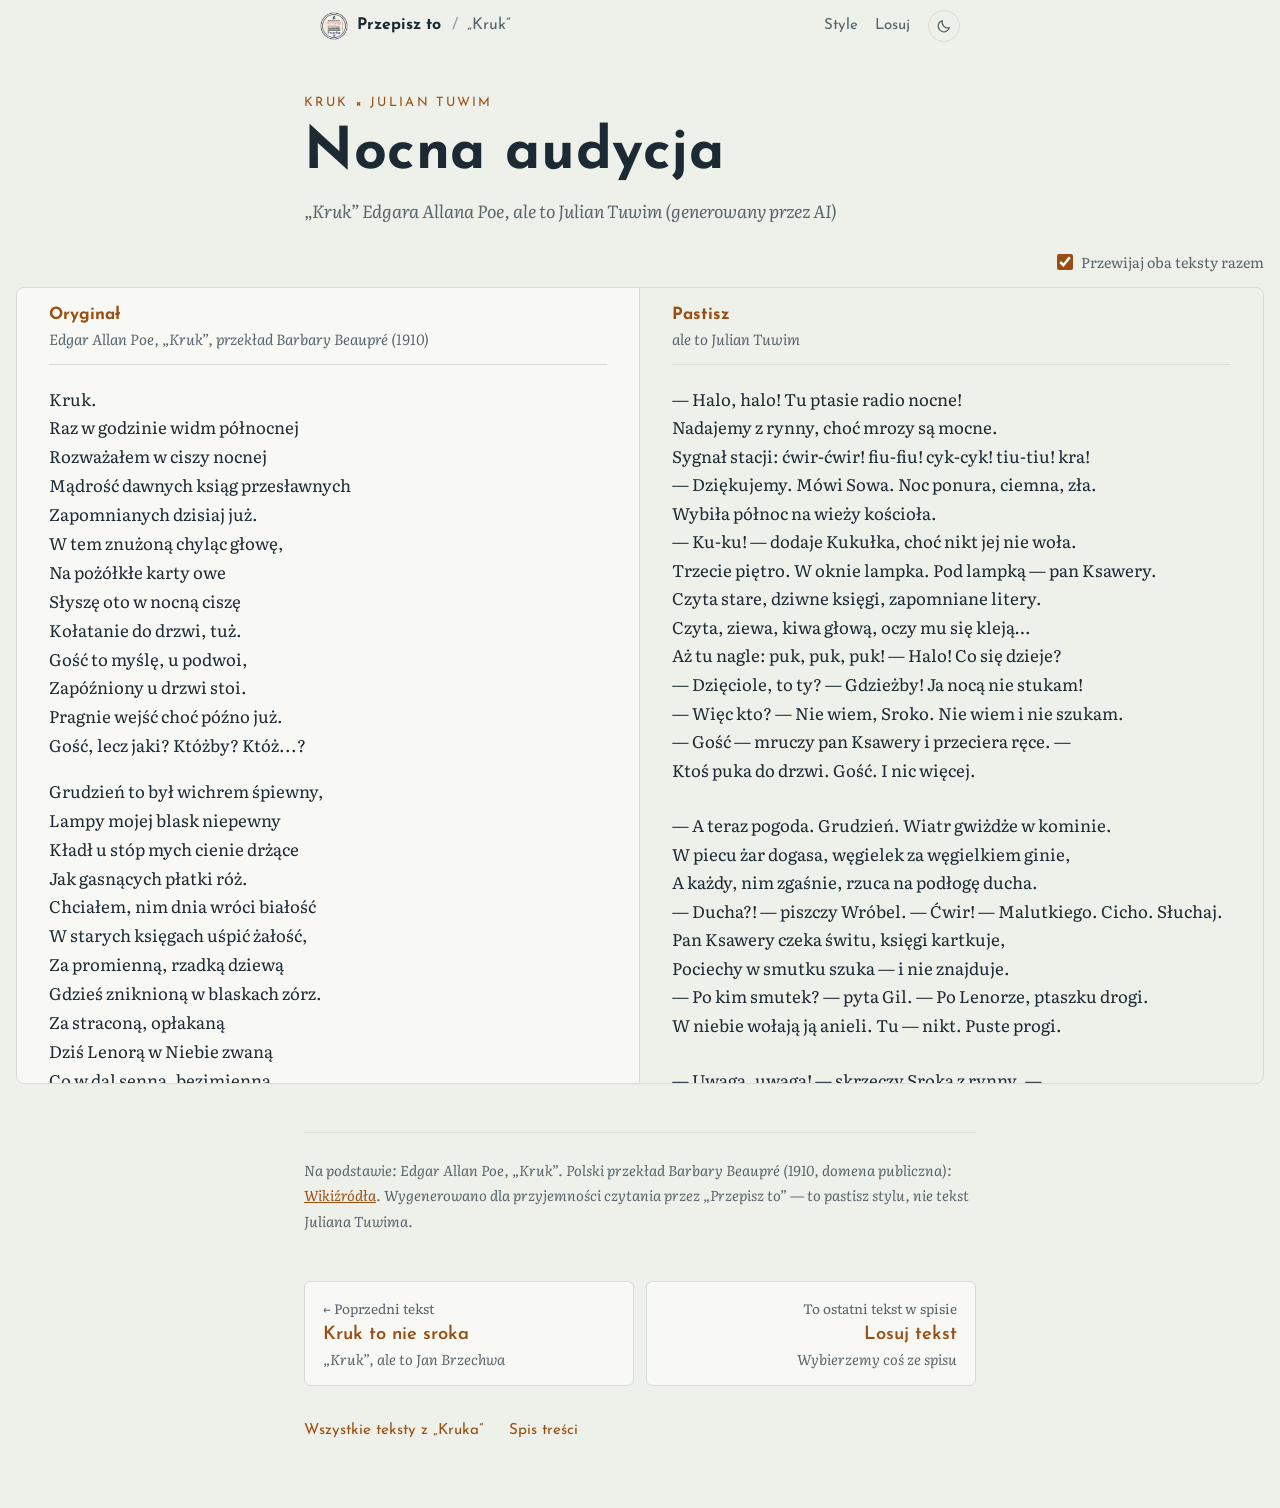
<file: kruk/02-nocna-audycja-tuwim.html>
<!doctype html>
<html lang="pl">
<head>
<meta charset="utf-8">
<meta name="viewport" content="width=device-width, initial-scale=1">
<title>Nocna audycja — Przepisz to</title>
<meta name="description" content="„Kruk” Edgara Allana Poe, ale to Julian Tuwim (generowany przez AI)">
<meta property="og:title" content="Nocna audycja">
<meta property="og:description" content="„Kruk” Edgara Allana Poe, ale to Julian Tuwim (generowany przez AI)">
<link rel="preconnect" href="https://fonts.googleapis.com">
<link rel="preconnect" href="https://fonts.gstatic.com" crossorigin>
<link href="https://fonts.googleapis.com/css2?family=Josefin+Sans:wght@600;700&family=Literata:ital,opsz,wght@0,7..72,400;0,7..72,500;1,7..72,400&display=swap" rel="stylesheet">
<style>
:root {
  --bg:#eef0ea; --paper:#f8f9f4; --ink:#1b2a33; --muted:#56646c; --accent:#9a4f12; --rule:#d8ddd3;
  --head:'Josefin Sans', 'Trebuchet MS', sans-serif; --body:'Literata', Georgia, serif;
}
@media (prefers-color-scheme: dark) {
  :root:not([data-theme="light"]) { --bg:#0c141a; --paper:#131e26; --ink:#e7ebe5; --muted:#9aa7ad; --accent:#f2a65a; --rule:#24323b; }
}
:root[data-theme="dark"] { --bg:#0c141a; --paper:#131e26; --ink:#e7ebe5; --muted:#9aa7ad; --accent:#f2a65a; --rule:#24323b; }
* { box-sizing: border-box; }
html { -webkit-text-size-adjust: 100%; }
body { margin:0; background:var(--bg); color:var(--ink); font-family:var(--body); font-size:1.15rem; line-height:1.75; }
main { max-width:42rem; margin:0 auto; padding:2.5rem 16px 4rem; }
.kicker { font-family:var(--head); color:var(--accent); letter-spacing:.18em; text-transform:uppercase; font-size:.8rem; margin:0 0 .6rem; }
h1 { font-family:var(--head); font-weight:700; letter-spacing:.01em; font-size:clamp(2.2rem, 7vw, 3.6rem); line-height:1.05; margin:0 0 .8rem; text-wrap:balance; }
h3 { font-family:var(--body); font-style:italic; font-weight:400; color:var(--muted); font-size:1.1rem; margin:0 0 2.5rem; line-height:1.5; }
p { margin:0 0 1.1em; }
blockquote { margin:0 0 2.5rem; padding:1.2rem 1.4rem; border-left:3px solid var(--accent); background:var(--paper); font-style:italic; color:var(--muted); }
blockquote p:last-child { margin-bottom:0; font-style:normal; font-size:.95rem; }
hr { border:0; text-align:center; margin:2.8rem 0; height:1.5rem; }
hr::before { content:"· · ·"; color:var(--accent); font-size:1.1rem; letter-spacing:1.2em; padding-left:1.2em; }
a { color:var(--accent); }
em { font-style:italic; }
strong { font-weight:600; }
ol { padding-left:1.3rem; }
ol li { margin-bottom:1.4rem; }
.endnote { margin-top:3rem; padding-top:1.5rem; border-top:1px solid var(--rule); font-size:.9rem; color:var(--muted); }
.endnote p { margin:0 0 .6em; }
.footnotes { font-size:.9rem; color:var(--muted); margin-top:2.5rem; }
.footnotes hr { margin:1.5rem 0; }
.footnote-ref, .footnote-back { text-decoration:none; }
.kolumna-pastisz .kolumna-tekst > p { margin:0 0 1.6em; line-height:1.7; }
</style>
<!-- przepisz:glowa -->
<link rel="stylesheet" href="../assets/przepisz.css">
<script>try{var t=localStorage.getItem("przepiszto-theme");if(t)document.documentElement.setAttribute("data-theme",t)}catch(e){}</script>
<!-- /przepisz:glowa -->
</head>
<body>
<!-- przepisz:pasek -->
<header class="pasek" data-pasek>
  <nav class="pasek-in ma-sciezke" aria-label="Nawigacja">
    <a class="marka" href="../index.html" aria-label="Przepisz to, strona główna"><img src="../assets/logo-96.jpg" alt="" width="28" height="28"><span class="marka-nazwa">Przepisz to</span></a>
    <span class="sciezka"><span class="sciezka-sep" aria-hidden="true">/</span><a href="index.html">„Kruk”</a></span>
    <span class="pasek-akcje">
      <a href="../index.html#style">Style</a>
      <a href="../index.html#spis" data-losuj>Losuj</a>
      <button class="motyw" type="button" data-motyw aria-label="Zmień motyw"><svg class="ikona ikona-ksiezyc" viewBox="0 0 24 24" aria-hidden="true" focusable="false"><path d="M20 14.5A8.5 8.5 0 0 1 9.5 4a8.5 8.5 0 1 0 10.5 10.5Z"/></svg><svg class="ikona ikona-slonce" viewBox="0 0 24 24" aria-hidden="true" focusable="false"><circle cx="12" cy="12" r="4"/><path d="M12 2v2.5M12 19.5V22M4.2 4.2l1.8 1.8M18 18l1.8 1.8M2 12h2.5M19.5 12H22M4.2 19.8 6 18M18 6l1.8-1.8"/></svg></button>
    </span>
  </nav>
</header>
<div class="postep" aria-hidden="true"><span data-postep></span></div>
<!-- /przepisz:pasek -->
<main class="z-oryginalem">
<p class="kicker">Kruk × Julian Tuwim</p>
<h1>Nocna audycja</h1>
<h3><em>„Kruk” Edgara Allana Poe, ale to Julian Tuwim (generowany przez AI)</em></h3>
<!-- przepisz:porownanie-start -->
<div class="porownanie" data-porownanie>
<div class="porownanie-pasek">
  <div class="przelacznik" role="tablist" aria-label="Wersja tekstu" data-przelacznik hidden>
    <button type="button" role="tab" id="zakladka-pastisz" aria-controls="kolumna-pastisz" aria-selected="true" data-kolumna="pastisz">Pastisz</button>
    <button type="button" role="tab" id="zakladka-oryginal" aria-controls="kolumna-oryginal" aria-selected="false" tabindex="-1" data-kolumna="oryginal">Oryginał</button>
  </div>
  <label class="razem" data-razem-etykieta hidden><input type="checkbox" data-razem checked> Przewijaj oba teksty razem</label>
</div>
<div class="porownanie-kolumny">
<section class="kolumna kolumna-pastisz" id="kolumna-pastisz" role="tabpanel" aria-labelledby="zakladka-pastisz" data-kolumna-tresc="pastisz">
  <header class="kolumna-naglowek">
    <p class="kolumna-etykieta">Pastisz</p>
    <p class="kolumna-opis">ale to Julian Tuwim</p>
  </header>
  <div class="kolumna-tekst">
<!-- /przepisz:porownanie-start -->
<p>— Halo, halo! Tu ptasie radio nocne!<br />
Nadajemy z rynny, choć mrozy są mocne.<br />
Sygnał stacji: ćwir-ćwir! fiu-fiu! cyk-cyk! tiu-tiu! kra!<br />
— Dziękujemy. Mówi Sowa. Noc ponura, ciemna, zła.<br />
Wybiła północ na wieży kościoła.<br />
— Ku-ku! — dodaje Kukułka, choć nikt jej nie woła.<br />
Trzecie piętro. W oknie lampka. Pod lampką — pan Ksawery.<br />
Czyta stare, dziwne księgi, zapomniane litery.<br />
Czyta, ziewa, kiwa głową, oczy mu się kleją…<br />
Aż tu nagle: puk, puk, puk! — Halo! Co się dzieje?<br />
— Dzięciole, to ty? — Gdzieżby! Ja nocą nie stukam!<br />
— Więc kto? — Nie wiem, Sroko. Nie wiem i nie szukam.<br />
— Gość — mruczy pan Ksawery i przeciera ręce. —<br />
Ktoś puka do drzwi. Gość. I nic więcej.</p>
<p>— A teraz pogoda. Grudzień. Wiatr gwiżdże w kominie.<br />
W piecu żar dogasa, węgielek za węgielkiem ginie,<br />
A każdy, nim zgaśnie, rzuca na podłogę ducha.<br />
— Ducha?! — piszczy Wróbel. — Ćwir! — Malutkiego. Cicho. Słuchaj.<br />
Pan Ksawery czeka świtu, księgi kartkuje,<br />
Pociechy w smutku szuka — i nie znajduje.<br />
— Po kim smutek? — pyta Gil. — Po Lenorze, ptaszku drogi.<br />
W niebie wołają ją anieli. Tu — nikt. Puste progi.</p>
<p>— Uwaga, uwaga! — skrzeczy Sroka z rynny. —<br />
Zasłona się rusza! Szu-szu! Szelest dziwny!<br />
Jedwabny! Fioletowy! Smutny! Niepewny!<br />
Pan Ksawery drży: tak się jeszcze nie bał. To pewne.<br />
Serce mu wali: bum-bum! — Fiu-fiu… — gwizdnął Szpak. Ciszej.<br />
— To gość — szepce Ksawery, choć nikogo nie słyszy. —<br />
Gość spóźniony puka, prosi do pokoju.<br />
Gość i nic więcej. — I powtarza to dla spokoju.</p>
<p>Wreszcie Ksawery się zbiera i woła odważnie:<br />
— Proszę pana! Proszę pani! Przepraszam! Pan pukał tak delikatnie,<br />
A ja drzemałem i ledwie usłyszałem! — I otwiera drzwi na całą szerokość.<br />
— No i co? — pyta Sroka. — Ciemność — mówi Sowa. — Czarna. Na całą głębokość.<br />
— I nikogo? — Nikogo. Ciemność. I nic więcej.<br />
— Ktoś tam oddycha! — piszczy Wróbel. — To ty, Wróblu. Schowaj dziób. Prędzej!</p>
<p>Pan Ksawery stoi w progu, patrzy w ciemność. Długo, długo.<br />
Dziwi się. Boi się. Wątpi. Śni sny, jakich nie śnił nikt drugi.<br />
Cisza. Ani szmeru. Ani znaku. Ani słowa.<br />
— Halo? — szepce Sroka. — Sza! — syczy Sowa.<br />
Jedno słowo pada w ciemność, szeptem, jak spod wieka:<br />
— Lenoro? — I echo: — Lenoro… — I nic więcej. Z daleka.<br />
— To nie było echo — szepce Sroka, blada jak ściana. —<br />
Echo ma inny głos. — Sza! Nadajemy dalej. Do rana.</p>
<p>Wraca. Dusza w nim płonie. A tu znów: puk, puk! Głośniej!<br />
— Teraz w okno! — piszczy Sikorka. — Puk, puk! Coraz groźniej!<br />
— To coś w okiennicy — mówi Ksawery. — Coś tam jest na pewno.<br />
Zbadam tę tajemnicę. Serce, cicho! Nie bij mi tak gniewnie.<br />
To wiatr. I nic więcej.<br />
— Krrr… szszsz… …już… — trzeszczy radio, jakby ktoś je ściskał w ręce.</p>
<p>Ksawery pcha okiennicę — trzask! — a tu z trzepotem,<br />
Z furkotem i z łopotem wchodzi Kruk. A potem?<br />
— Uwaga! — budzi się Sowa. — Dostojny! Prastary!<br />
Z dawnych, świętych czasów! Czarny jak noc bez miary!<br />
Ani się nie ukłonił, ani chwilki nie postał,<br />
Tylko jak pan albo pani — hop! — nad drzwiami został,<br />
Na popiersiu Pallady. Siadł. I siedzi. I nic więcej.<br />
— Kra! Kuzynie! — kracze Wrona. Kruk nie spojrzał. Ona — w ręce<br />
Chowa dziób.</p>
<p>Pan Ksawery się uśmiecha: taki ptak poważny!<br />
— Choć masz czubek przystrzyżony, jesteś ptak odważny.<br />
Ponury, upiorny, prastary — skądże przybywasz, Kruku?<br />
Jak cię zowią na brzegu Nocy, u Plutona, w mroku i w huku?<br />
A Kruk:<br />
— Nigdy już.</p>
<p>Dziwi się pan Ksawery. — Mówi! — szepce Sikorka. — Po ludzku!<br />
— Bez sensu — mówi Szpak. — Ale z jakimś smutkiem.<br />
Nikt jeszcze, nikt na świecie, ni człowiek, ni ptak,<br />
Nie miał nad drzwiami ptaka, co się zowie tak:<br />
Nigdy Już.</p>
<p>Kruk siedzi samotny. Ani pióra nie poruszy.<br />
Jedno słowo rzekł — jakby w nim zawarł całą duszę.<br />
I odlatują: Wróbel — frr! Gil — frr! Sroka — frr! — bez słowa!<br />
Dzięcioł, Wrona, Sikorki… Zostali: Szpak, Kukułka i Sowa.<br />
Sygnał stacji: …fiu… pi…<br />
— Przyjaciele już odlecieli — szepce pan Ksawery. —<br />
Jutro i ty odlecisz, jak przedtem moje nadzieje.<br />
A Kruk:<br />
— Nigdy już.</p>
<p>Drgnął Ksawery. Taka cisza — a odpowiedź taka trafna!<br />
— To jego jedyne słowo — mówi. — Pewnie z dawna<br />
Wyuczone od pana, za którym Nieszczęście szło — prędko, coraz prędzej —<br />
Aż wszystkie jego piosenki miały jeden refren. Nic więcej:<br />
„Nigdy — nigdy już”.<br />
— Coś o tym wiem — szepnął Szpak. — Ja też powtarzam, co słyszę.<br />
I odfrunął. Ciszej. Ciszej.</p>
<p>Kruk wciąż go bawi. Ksawery uśmiecha się przez łzy,<br />
Przysuwa fotel. Siada. Naprzeciw: ptak, popiersie, drzwi.<br />
Łączy myśl z myślą, w aksamit się zapada:<br />
Co ten ptak — ponury, upiorny, wychudły, złowieszczy — gada?<br />
Co ma znaczyć jego „Nigdy już”?<br />
W radiu — tylko Sowa. Szeptem. Ledwie:<br />
— Drogie dzieci, kto nie śpi, niech się nie boi.<br />
I niech nie patrzy nad drzwi. Tam, gdzie Pallada stoi.</p>
<p>Siedzi. Zgaduje. Ani słowa.<br />
Zegar stanął. Kukułka milczy.<br />
Oczy ptaka płoną. Wypalają serce.<br />
Głowa — na fiołkowym aksamicie. Nad nim lampa.<br />
Na tym aksamicie<br />
Ona nie oprze głowy.<br />
Nigdy już.</p>
<p>Gęstnieje powietrze. Kadzidło. Dzyń, dzyń —<br />
Kroki serafinów po dywanie.<br />
— Nędzniku! Bóg ci zsyła ulgę! Pij!<br />
Pij nepentes!<a href="#fn1" class="footnote-ref" id="fnref1" role="doc-noteref"><sup>1</sup></a> Zapomnij Lenorę!<br />
A Kruk:<br />
— Nigdy już.</p>
<p>— Proroku! Ptaku czy biesie!<br />
Czy cię Kusiciel przysłał, czy burza tu niesie<br />
Do domu, w którym straszy Groza —<br />
Powiedz: czy jest balsam w Gileadzie?<a href="#fn2" class="footnote-ref" id="fnref2" role="doc-noteref"><sup>2</sup></a><br />
A Kruk:<br />
— Nigdy już.</p>
<p>— Proroku! Na Niebo! Na Boga!<br />
Powiedz: czy tam, w Edenie,<br />
Obejmę Lenorę?<br />
A Kruk:<br />
— Nigdy już.</p>
<p>— Niech to słowo będzie pożegnaniem!<br />
Precz! W burzę! Na brzeg Nocy!<br />
Nie zostawiaj pióra.<br />
Zejdź z popiersia.<br />
Wyjmij dziób z mego serca.<br />
Sowa odfrunęła. Ostatnia.<br />
Mikrofon — wolny.<br />
A Kruk:<br />
— Nigdy już.</p>
<p>Kruk siedzi.<br />
Wciąż siedzi<br />
Na bladej Pallas, nad drzwiami.<br />
Oczy — demona, co śni.<br />
Lampa. Cień na podłodze.<br />
Dusza z tego cienia<br />
Nie wstanie.<br />
Nigdy już.</p>
<hr />
<p>Sygnał stacji: … … …<br />
— Halo, halo. Tu ptasie radio.<br />
Mówi Kruk.<br />
Program nocny trwa.<br />
Nie wyłączajcie odbiorników.<br />
Nigdy już.</p>
<aside id="footnotes" class="footnotes footnotes-end-of-document" role="doc-endnotes">
<hr />
<ol>
<li id="fn1"><p>Nepentes — w „Odysei” napój, który przynosi zapomnienie smutku.<a href="#fnref1" class="footnote-back" role="doc-backlink">↩︎</a></p></li>
<li id="fn2"><p>Biblijny balsam z Gileadu, lek na wszystkie rany; u Poego pytanie, czy jest jakakolwiek pociecha.<a href="#fnref2" class="footnote-back" role="doc-backlink">↩︎</a></p></li>
</ol>
</aside>
<!-- przepisz:porownanie-koniec -->
  </div>
</section>
<section class="kolumna kolumna-oryginal" id="kolumna-oryginal" role="tabpanel" aria-labelledby="zakladka-oryginal" lang="pl" data-kolumna-tresc="oryginal">
  <header class="kolumna-naglowek" lang="pl">
    <p class="kolumna-etykieta">Oryginał</p>
    <p class="kolumna-opis">Edgar Allan Poe, „Kruk”, przekład Barbary Beaupré (1910)</p>
  </header>
  <div class="kolumna-tekst oryginal-tekst">
<p>Kruk.<br>Raz w godzinie widm północnej<br>Rozważałem w ciszy nocnej<br>Mądrość dawnych ksiąg przesławnych<br>Zapomnianych dzisiaj już.<br>W tem znużoną chyląc głowę,<br>Na pożółkłe karty owe<br>Słyszę oto w nocną ciszę<br>Kołatanie do drzwi, tuż.<br>Gość to myślę, u podwoi,<br>Zapóźniony u drzwi stoi.<br>Pragnie wejść choć późno już.<br>Gość, lecz jaki? Któżby? Któż...?</p>
<p>Grudzień to był wichrem śpiewny,<br>Lampy mojej blask niepewny<br>Kładł u stóp mych cienie drżące<br>Jak gasnących płatki róż.<br>Chciałem, nim dnia wróci białość<br>W starych księgach uśpić żałość,<br>Za promienną, rzadką dziewą<br>Gdzieś zniknioną w blaskach zórz.<br>Za straconą, opłakaną<br>Dziś Lenorą w Niebie zwaną<br>Co w dal senną, bezimienną<br>Poszła i nie wróci już.</p>
<p>Słyszę smętne snując mary<br>Purpurowej szum kotary.<br>Fantastycznym zdjęty lękiem<br>Nie wiem, co mam myśleć już.<br>Tłumiąc trwożne serca bicie<br>Chciałem lęk ów uśpić skrycie<br>Powtarzając: „U podwoi<br>Gość spóźniony jakiś stoi,<br>Pragnie wejść choć późno już<br>Cóż innego? Cóżby? Cóż?</p>
<p>Wreszcie płonnej zbywszy trwogi<br>Bez wahania szedłem w progi,<br>Gdzie u wnijścia, mego przyjścia<br>Czeka gość wśród nocnych burz.<br>— Panie! — rzekłem — czy też Pani!<br>Wasze lekkie kołatanie<br>Tak ostrożne, ciche, trwożne,<br>Ledwie do mnie doszło już.<br>Bylem senny, śniłem może,<br>Raczcie wejść, wnet drzwi otworzę.<br>Otworzyłem, lecz na dworze<br>Nic, prócz nocnych wichrów, burz.</p>
<p>Nie śmiąc wejść w te pustki ciemne<br>Stałem długo... Sny tajemne...<br>Marząc, jakich nikt śmiertelny...<br>W taką noc nie wyśni już.<br>A przedemną ciemność głucha,<br>Wicher tylko z jękiem dmucha,<br>Niosąc jedno imie smętne,<br>Tej, co zgasła w blaskach zórz.<br>Imię to Lenora! śpiewne,<br>Wyrzekł ktoś... To ja zapewne<br>Sam je rzekłem w tę noc burz<br>Bo któż inny? Któżby, Któż?</p>
<p>Więc na miejsce wracam dawne,<br>By znów badać księgi sławne<br>Lecz znów słyszę, w nocną ciszę<br>Kołatanie, bliżej, tuż!<br>Czując żar płonący w łonie<br>Myślę:... „chyba w nocnej toni<br>Wicher w szyby okien dzwoni,<br>Wichr, co jęczy w tę noc burz.<br>Okno w ciemną noc otworzę<br>Wicher w szyby dzwoni może<br>Cóż innego! Cóżby? Cóż?</p>
<p>Otworzyłem. I wnet potem<br>Szumnym, pewnym, równym lotem<br>Czarnopióry kruk wspaniały<br>Prosto ku mnie leciał już.<br>Ni się wstrzymał, ani zbaczał,<br>Ku drzwiom moim lot zataczał<br>Gdzie u góry biust Pallady<br>Jak domowy świeci stróż.<br>Na Pallady posąg biały<br>Wzleciał czarny kruk wspaniały<br>Czarnopióry demon burz.</p>
<p>Nie chcąc by gość hebanowy<br>Przejrzał z marzeń mych osnowy<br>Nawał mętnych myśli smętnych<br>Co mój duch obległy już.<br>Rzekłem siląc się na żarty:<br>— Choć czub nosisz mocno zdarty,<br>Wiem, żeś nie jest zwykłym kurem<br>Co przy ziemi gdacze tuż.<br>Tyś wędrowny kruk prastary<br>Co piekielne rzucił mary<br>Z Plutonowych spiesząc wzgórz<br>Powiedz jak cię tam nazwano?<br>Jakie nosisz wśród nich miano<br>A kruk rzecze:<br>— Nigdy już!</p>
<p>Lęk ogarnął mnie bezradny,<br>Na ten dziw tak bezprzykładny,<br>Że się do mnie ten twór ptasi<br>Tak odrazu ozwał już.<br>Bo pomyślcie tylko sami!<br>Jak to dziwnie!? gdzieś nad drzwiami<br>Kędy biały biust Pallady<br>Jak domowy świeci stróż<br>Widzieć taki twór ponury,<br>Wyschły, straszny, czarnopióry<br>Co się zowie:<br>— Nigdy już!</p>
<p>Na popiersiu cicho tkwiący<br>Siedział czarny kruk milczący<br>Jakby w słowie, które wyrzekł<br>Całą duszę zawarł już.<br>Więc ja w smętnej rzekłem mowie:<br>— Jak odbiegli mnie druhowie<br>Jak nadziei jasne gońce,<br>W zmierzch wieczornych zgasły zórz,<br>Tak nim ranny brzask zaświeci<br>Gość skrzydlaty mnie odleci!<br>A kruk rzecze:<br>— Nigdy już!</p>
<p>Słysząc znów tak trafną mowę,<br>Rzekłem wznosząc trwożnie głowę,<br>Gdzie nad cichą biel posągu<br>Wzleciał czarny demon wróż.<br>— Bez wątpienia, w słów twych treści<br>Echo się dalekie mieści,<br>Myśli smętnych, mar natrętnych,<br>Co obległy w tę noc burz,<br>Pewien duch, którego śladem,<br>Idzie troska z czołem bladem,<br>Wiecznie za nim kroczy tuż<br>By w niezmiennej mu kolei<br>Nucić zgasłych pieśń nadziei<br>Jedną zwrotkę:<br>— Nigdy już!</p>
<p>Lecz znów chciałem pokryć śmiechem<br>Lęk i smutek. Więc z pospiechem<br>Odwróciłem krzesło w stronę<br>Gdzie posępny zasiadł wróż<br>Potem twarzą w twarz patrzący,<br>Jąłem sam rozważać drżący,<br>Co chciał rzec ten cicho tkwiący<br>Czarnopióry poseł burz?<br>Jakie mógł złowróżbne mary?<br>Snuć upiorny kruk prastary<br>Kracząc swoje:<br>— Nigdy już!</p>
<p>Na poręczy wsparłem głowę<br>Wciąż domysły snując nowe,<br>Już nie rzekłszy nic do ptaka,<br>Co nad biustem siedząc tuż<br>Oczy we mnie wpił błyszczące,<br>Jako żagwie dwie płonące,<br>Paląc serce mego łona<br>Jak pożarnych ogniem zórz.<br>I tak w dziwnych mar osnowie<br>Czoło wsparłem o wezgłowie<br>Gdzie się kładły mętne blaski<br>Jak opadłych płatki róż.<br>Na wezgłowiu głowę kładę,<br>Gdzie Lenory czoło blade<br>Już nie spocznie nigdy już!</p>
<p>Naraz w nocnej ciszy łonie<br>Słodkie się rozeszły wonie,<br>Jakby mięko, cicho ręką<br>Ktoś wonności rozlał kruż,<br>Chłonąc wonnych dym kadzideł,<br>Usłyszałem jakby skrzydeł,<br>jakby lekkich stóp anielskich<br>Cichy szelest blisko, tuż!<br>— Panie! — rzekłem — Ty łask zdroje<br>Przez anioły szlesz mi swoje,<br>Balsamicznych lek nektarów<br>Gdzieś z niebiańskich zsyłasz zórz.<br>Przychyl ustom wonnej czary,<br>Bym przepomniał smętnej mary<br>A ból we mnie zmilknie stary<br>A kruk rzecze:<br>Nigdy już!</p>
<p>— Kruku! — rzekłem — Hej wróżbito!<br>Czarnych potęg zły najmito!<br>Powiedz czyś ty twór śmiertelny<br>Czy piekielnych mocy wróż?<br>Z jakich burz niezlękłych gromem<br>Nad tym smętnym zwisłeś domem<br>Jakby nocnych wichrów złomem,<br>Z Plutonowych zwiany wzgórz.<br>Powiedz błagam wróżu stary!<br>Czy te rajskich wód nektary?<br>Czy ta Serafinów dłonią<br>Kołysana wonna kruż<br>Zniszczy we mnie żalu piętno,<br>Za Lenory marą smętną<br>A kruk rzecze:<br>Nigdy już!</p>
<p>— Kruku! — rzekłem znów — wróżbito!<br>Czarnych potęg zły najmito!<br>Niewiem czyś ty twór śmiertelny?<br>Czy piekielnych poseł burz?<br>Lecz na święte Niebios godło<br>Co z nicości nas wywiodło<br>Powiedz, błagam dziwny ptaku!<br>Z Plutonowych zwiany wzgórz<br>Mów! czy ból mój i tęsknota,<br>Za Edeńskie spłyną wrota,<br>Gdzie Lenory duch promienny<br>WródWśród niebiańskich gości zórz<br>Czy w Edeński kraj daleki<br>Wnijdę złączon z nią na wieki?<br>A kruk rzecze:<br>— Nigdy już!</p>
<p>Więc gniew we mnie wezbrał mocny<br>I krzyknąłem: ptaku nocny!<br>Niech cię znów na zrąb piekielny<br>Grom niezlękłych niesie burz.<br>Zwiń te skrzydła co się ścielą<br>Nad posągu cichą bielą.<br>Zdejm mi z serca dziób twój ptasi<br>Co jak ostry razi nóż.<br>Niechaj kłamny byt twój zgaśnie<br>Jak przebrzmiałych echo baśni,<br>Snem śmiertelnym cicho zaśnij!<br>W bezpamiętnych toni mórz.<br>Precz odemnie! W kraj daleki<br>Odejdź ztąd, lub zgiń na wieki<br>A kruk rzecze:<br>— Nigdy już!</p>
<p>I wciąż siedzi cicho tkwiący<br>Czarnopióry kruk milczący<br>Kędy blady biust Pallady<br>Jak domowy świeci stróż.<br>A wzrok jego w snów pomroce<br>Błyskiem dziwnych skier migoce<br>Jak sennego wzrok demona,<br>Co z piekielnych spłynął wzgórz.<br>Lampy mojej światłość blada<br>Na twór ptasi cicho pada<br>Czarnopióre cienie drżące<br>U stóp moich kładąc tuż.<br>A z tych cieni co się włóczą<br>U stóp moich marą kruczą<br>już mnie żadne moce władne<br>Nie wyzwolą<br>Nigdy już!</p>
  </div>
  <p class="kolumna-zrodlo" lang="pl">Tekst oryginału: <a href="https://pl.wikisource.org/wiki/Kruk_(Poe,_1910)">Wikiźródła</a> (domena publiczna).</p>
</section>
</div>
</div>
<!-- /przepisz:porownanie-koniec -->
<div class="endnote"><p><em>Na podstawie: Edgar Allan Poe, „Kruk”. Polski przekład Barbary Beaupré (1910, domena publiczna): <a href="https://pl.wikisource.org/wiki/Kruk_(Poe,_1910)">Wikiźródła</a>. Wygenerowano dla przyjemności czytania przez „Przepisz to” — to pastisz stylu, nie tekst Juliana Tuwima.</em></p></div>
<!-- przepisz:dalej -->
<nav class="dalej" aria-label="Czytaj dalej">
<div class="sasiedzi">
<a class="sasiad sasiad-poprzedni" href="01-kruk-to-nie-sroka-brzechwa.html" rel="prev"><span class="kierunek">← Poprzedni tekst</span><span class="sasiad-tytul">Kruk to nie sroka</span><span class="skad">„Kruk”, ale to Jan Brzechwa</span></a>
<a class="sasiad sasiad-nastepny" href="../index.html#spis" data-losuj><span class="kierunek">To ostatni tekst w spisie</span><span class="sasiad-tytul">Losuj tekst</span><span class="skad">Wybierzemy coś ze spisu</span></a>
</div>
<p class="powrot"><a href="index.html">Wszystkie teksty z „Kruka”</a><a href="../index.html#spis">Spis treści</a></p>
</nav>
<!-- /przepisz:dalej -->
</main>
<!-- przepisz:skrypty -->
<script src="../assets/katalog.js" defer></script>
<script src="../assets/przepisz.js" defer></script>
<!-- /przepisz:skrypty -->
</body>
</html>
</file>
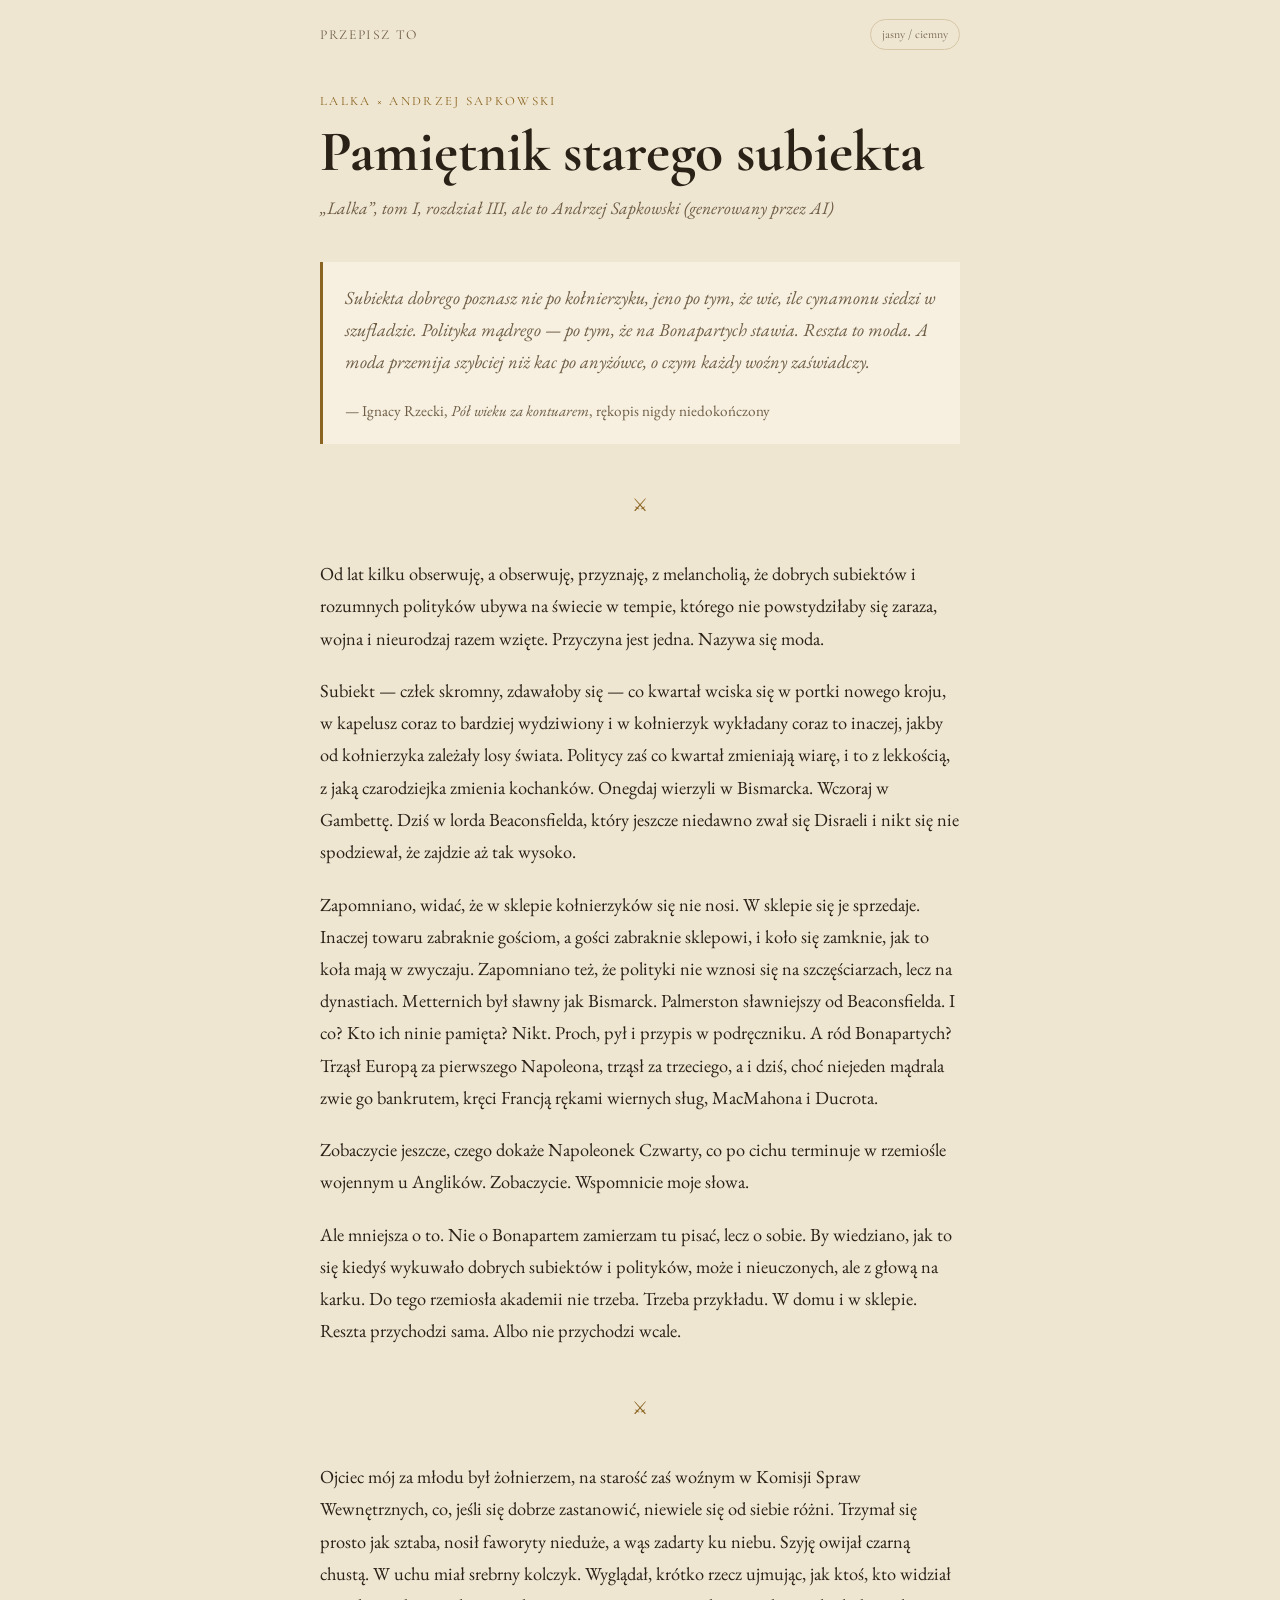
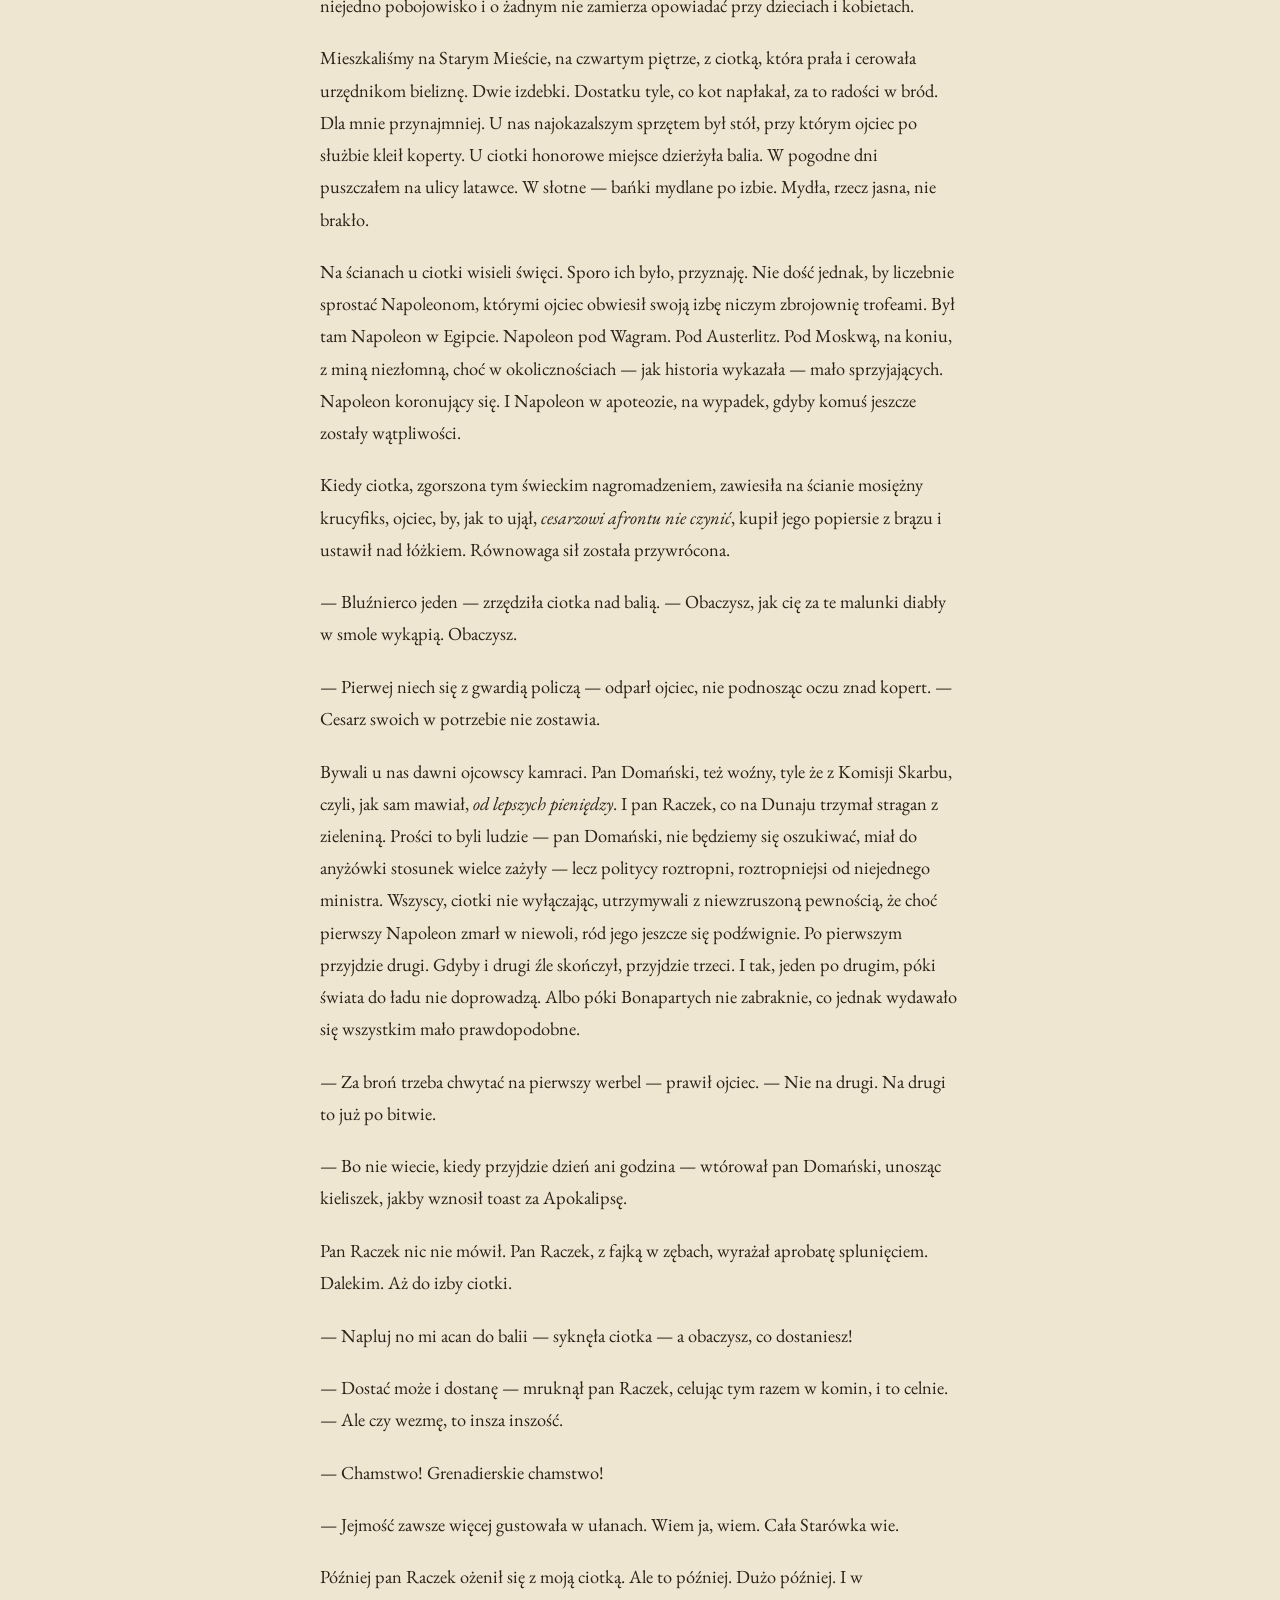
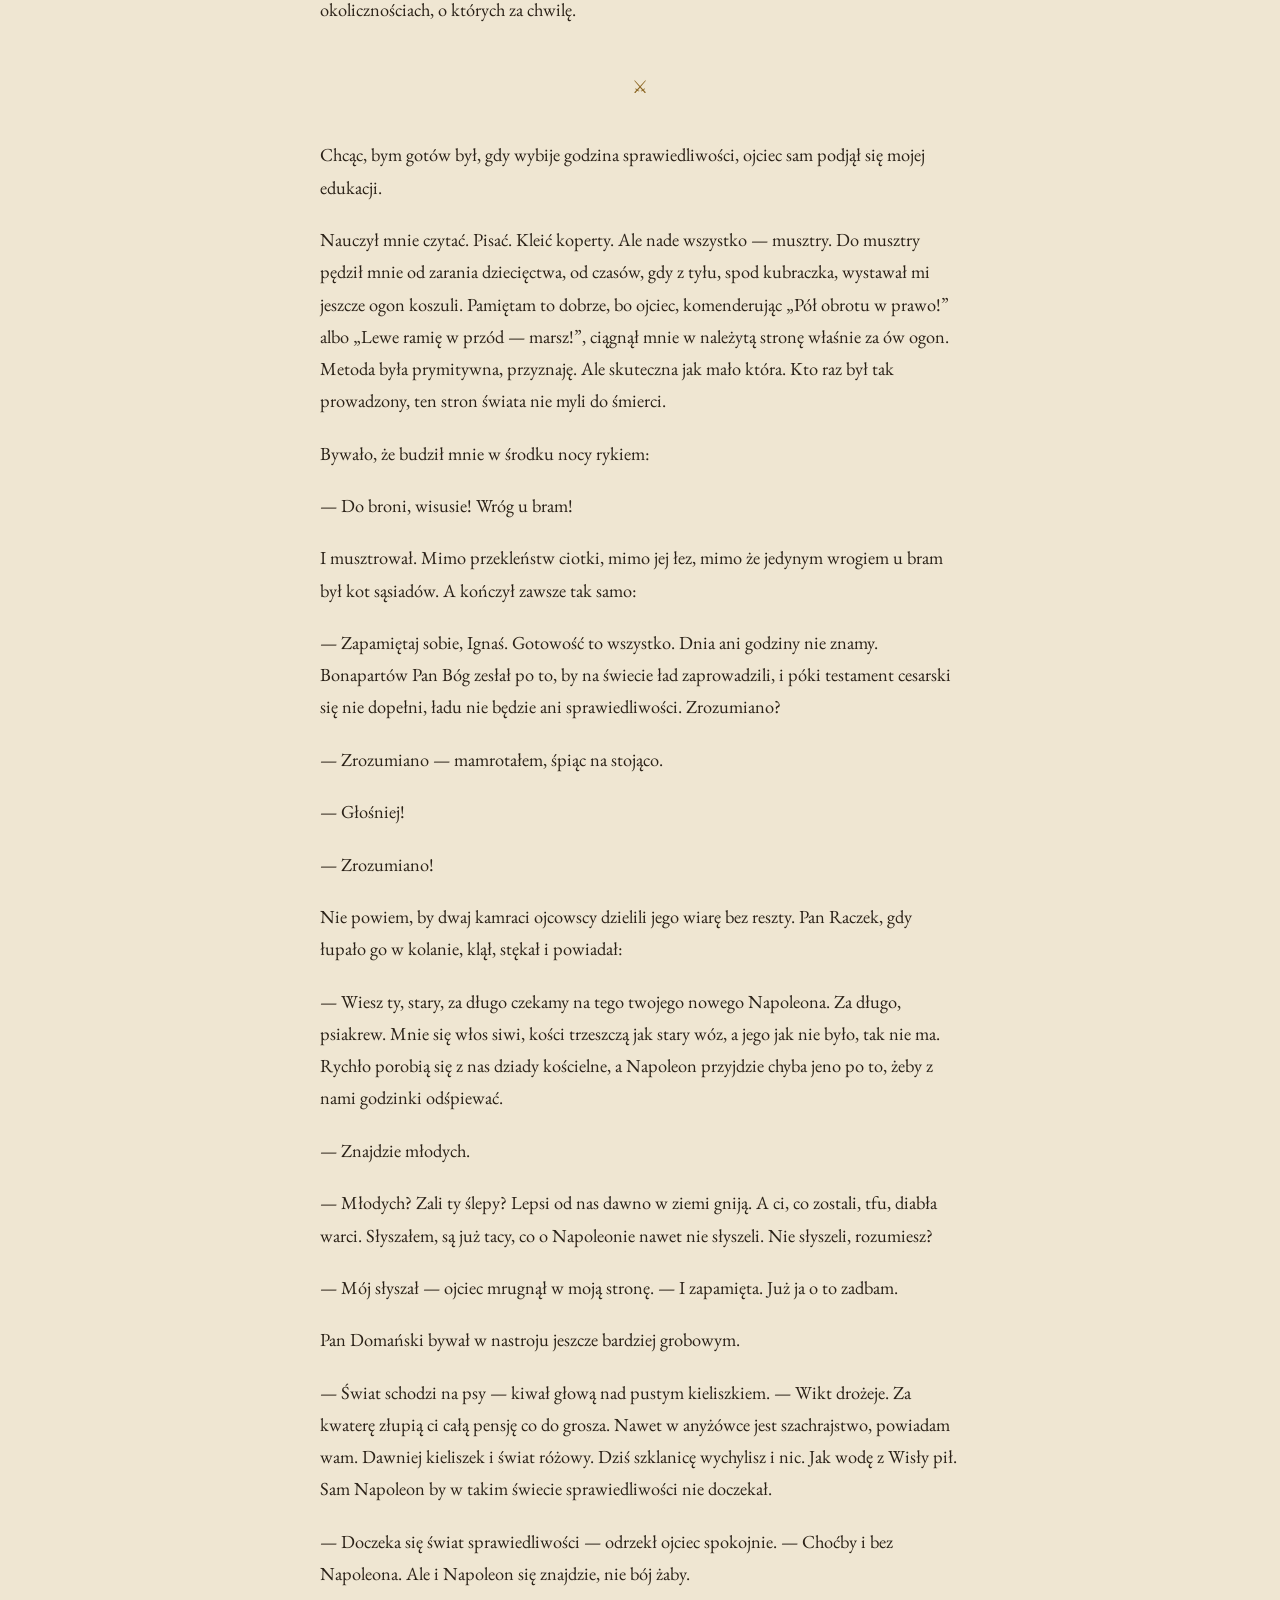
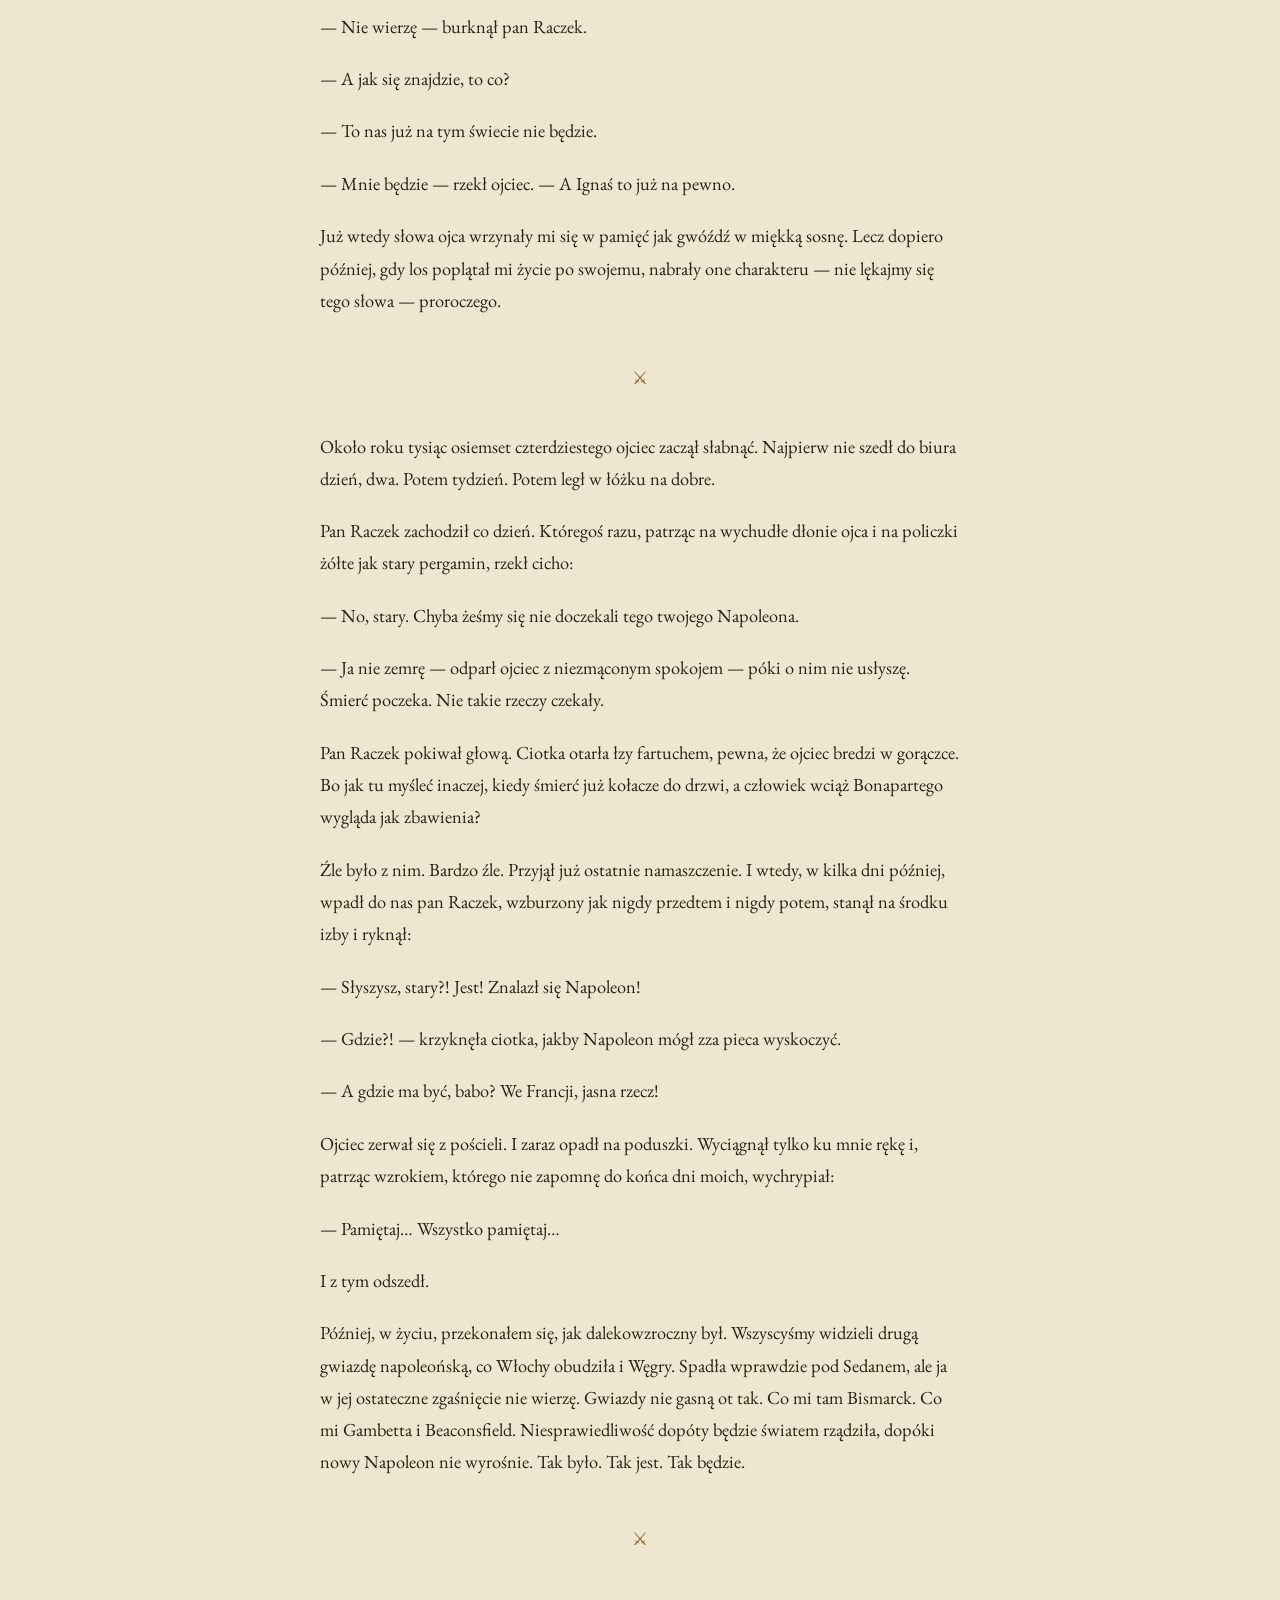
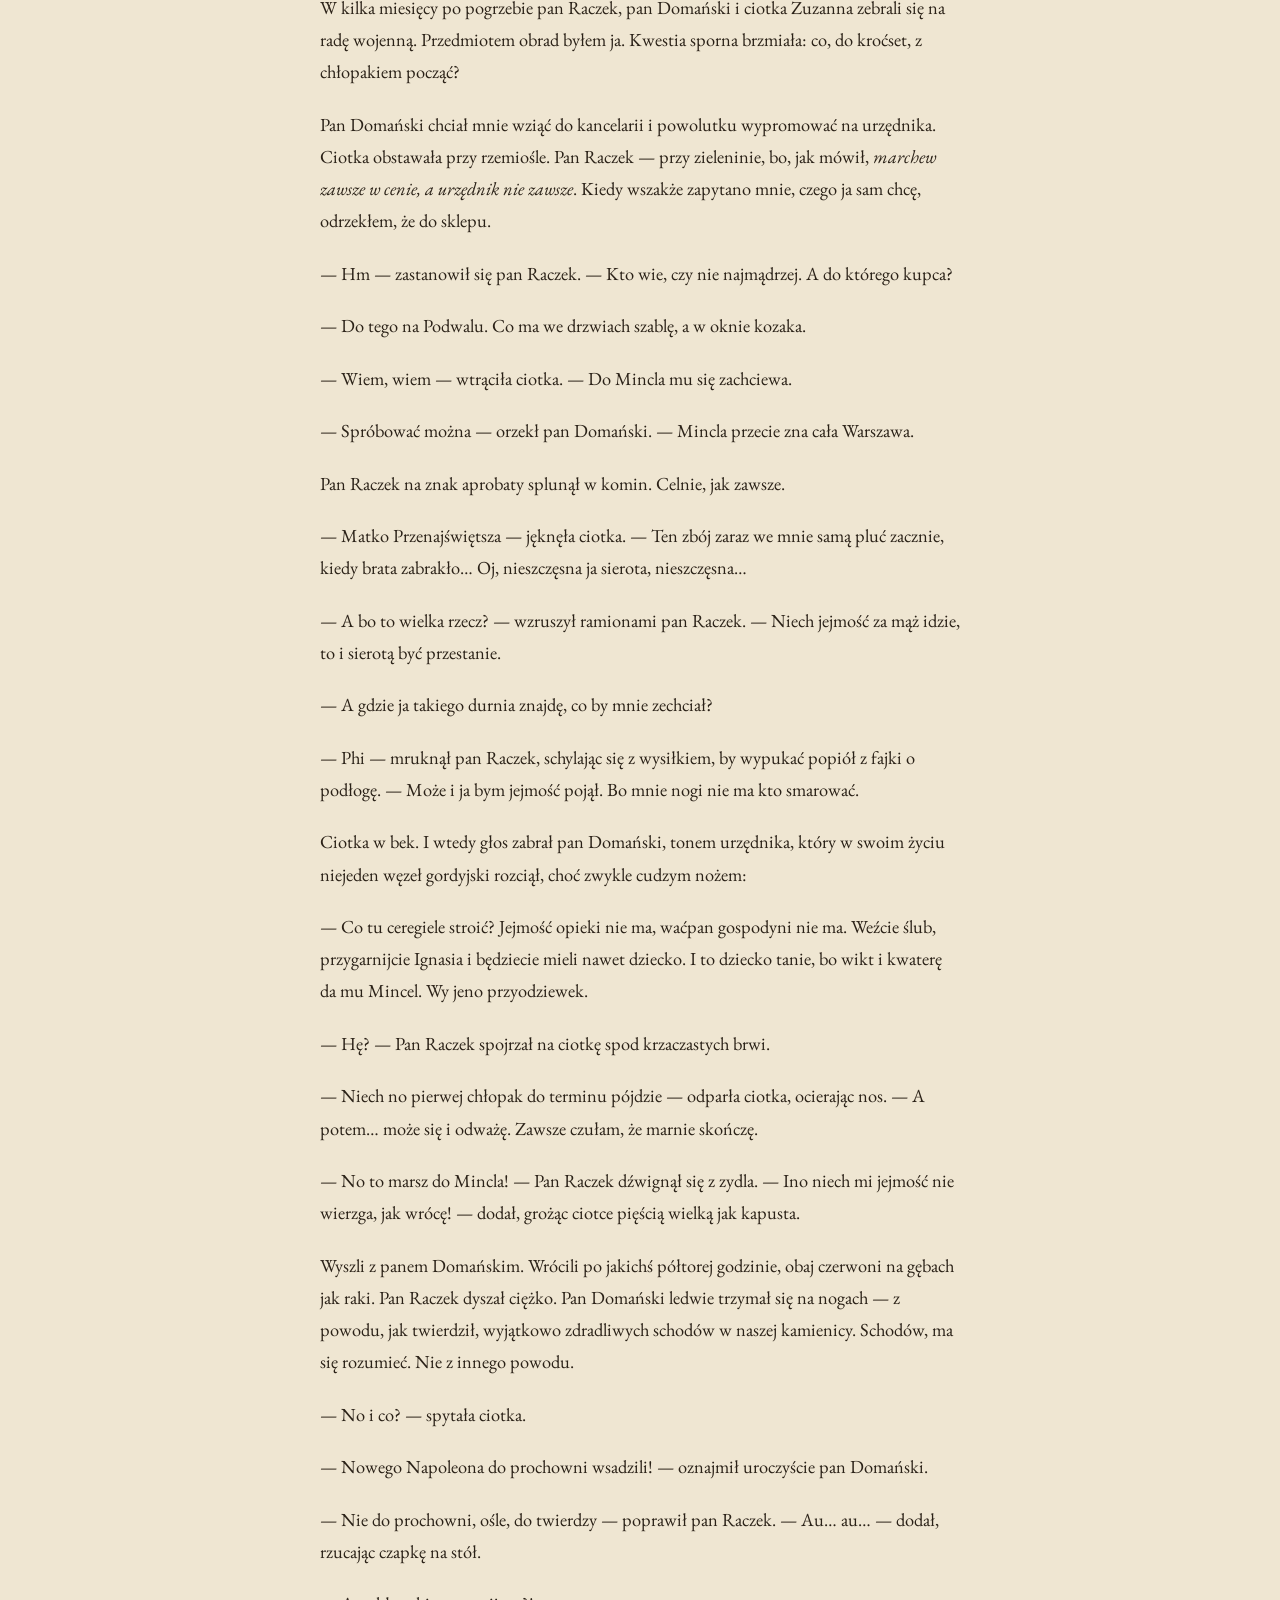
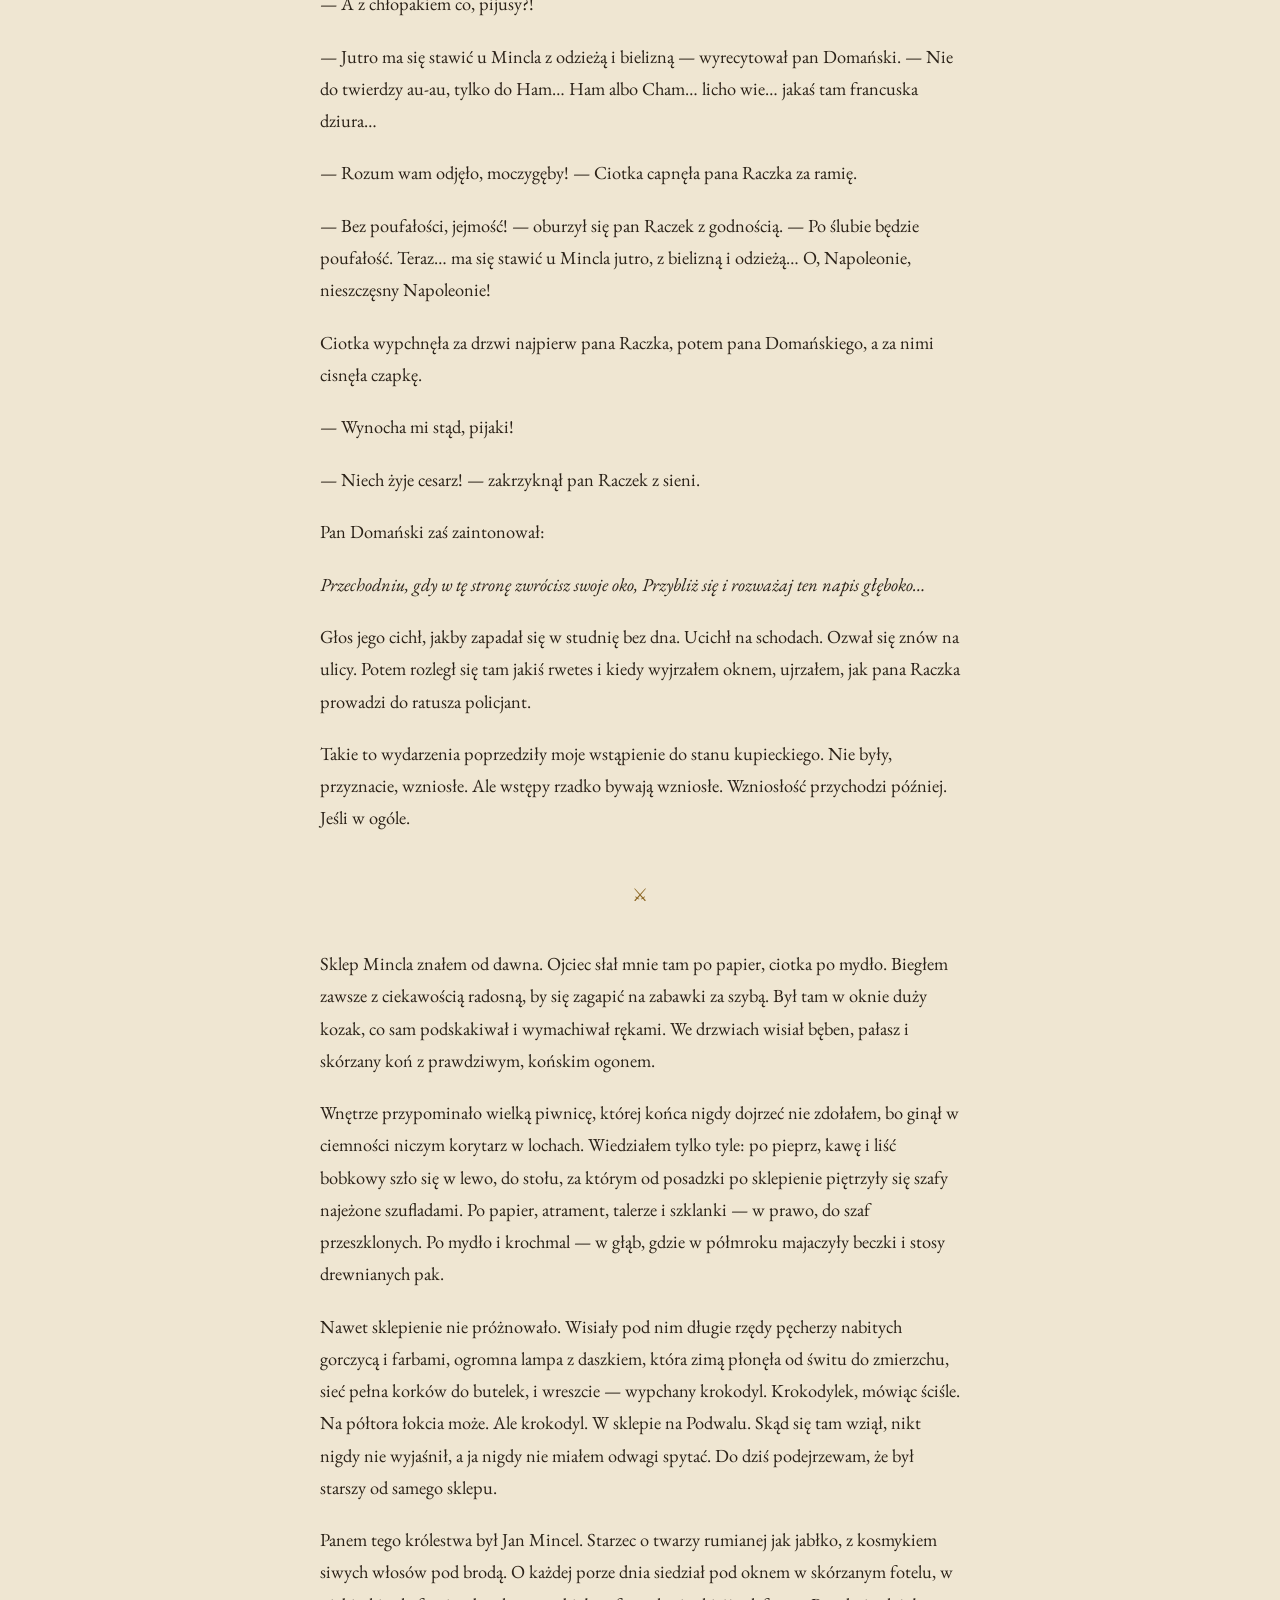
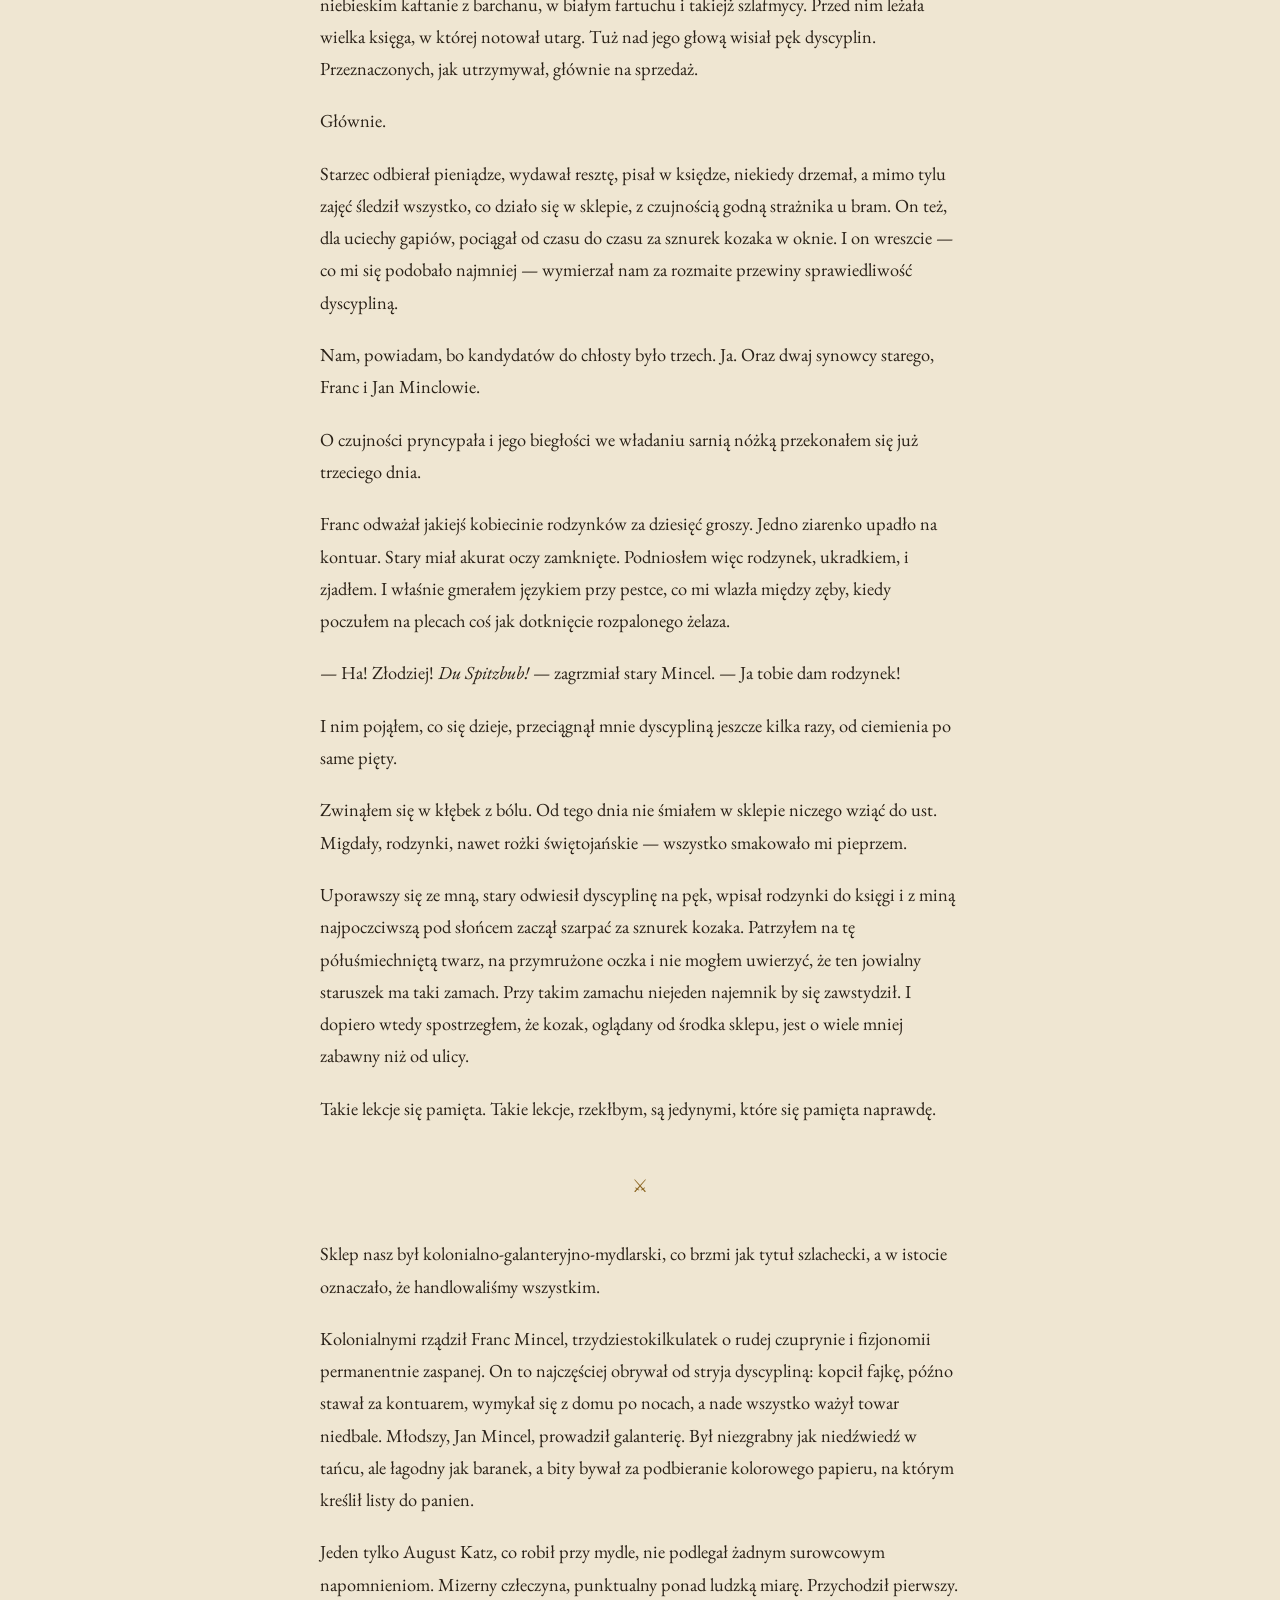
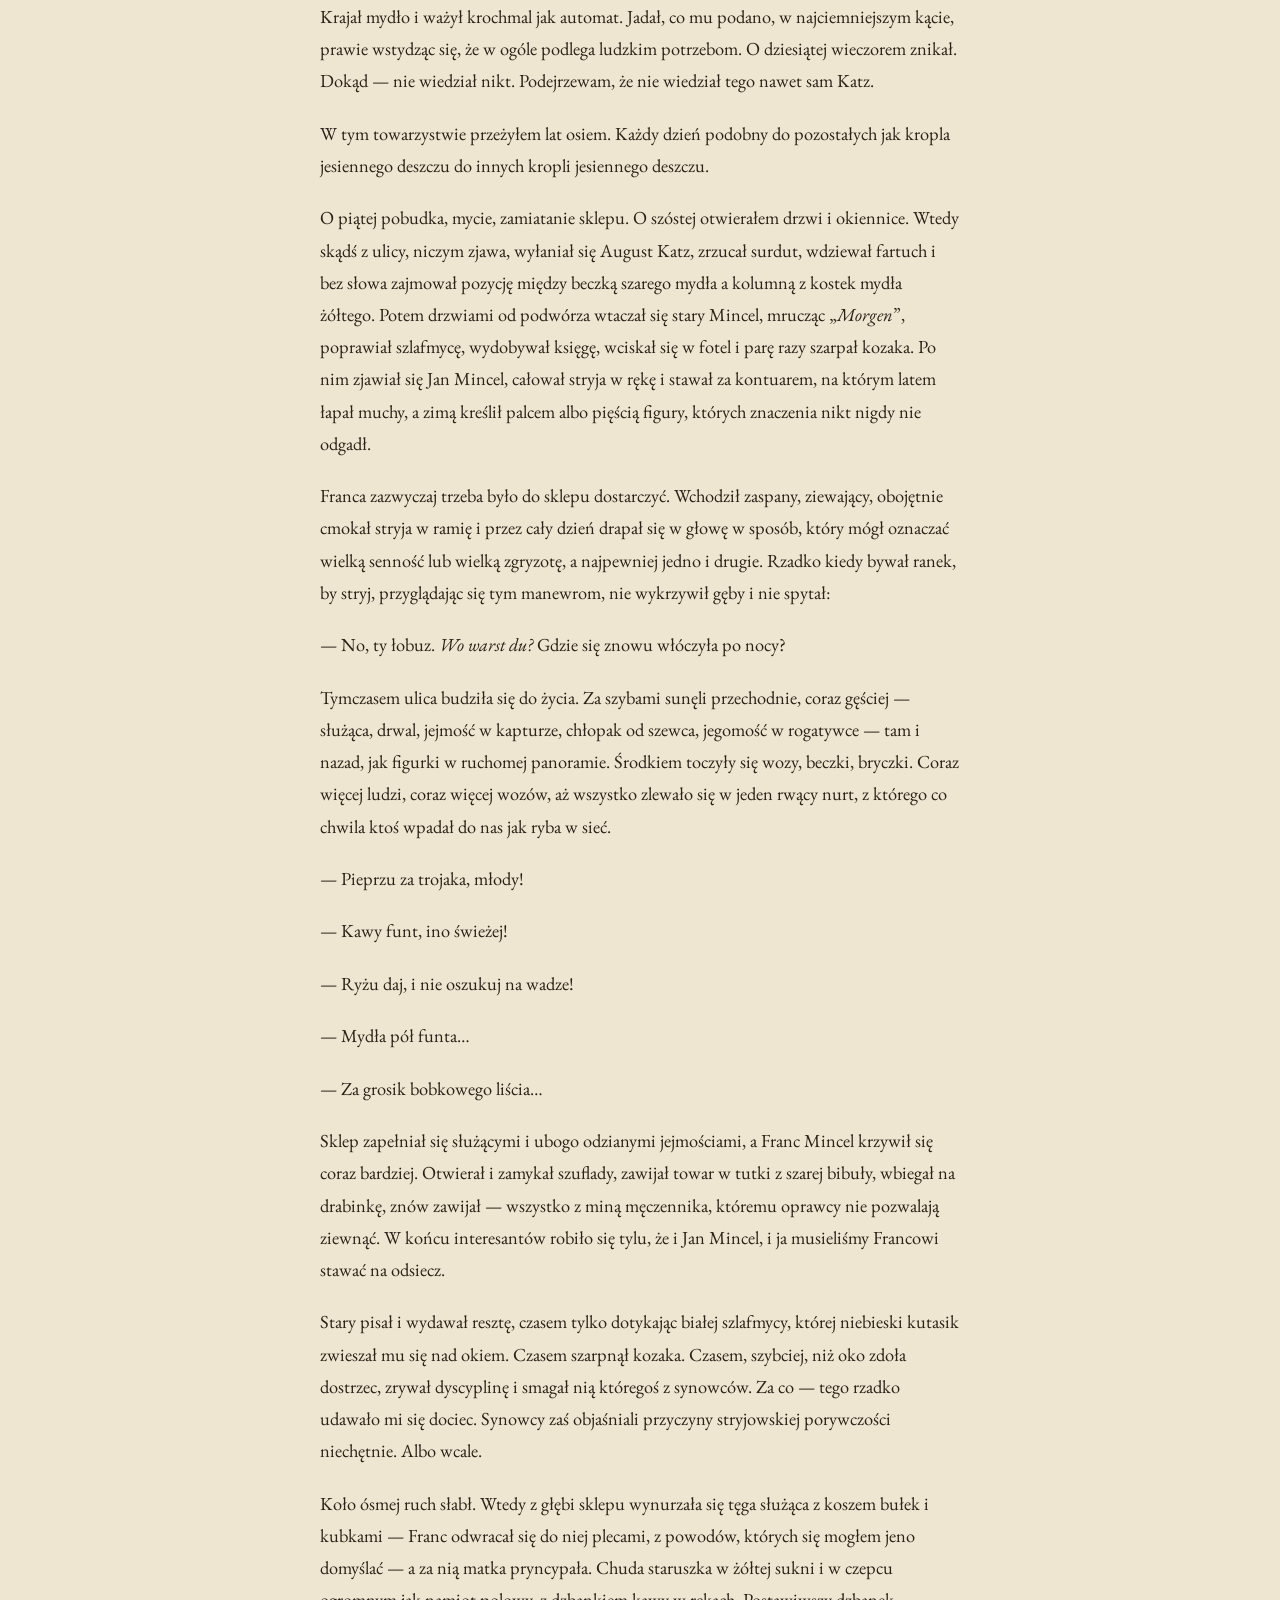
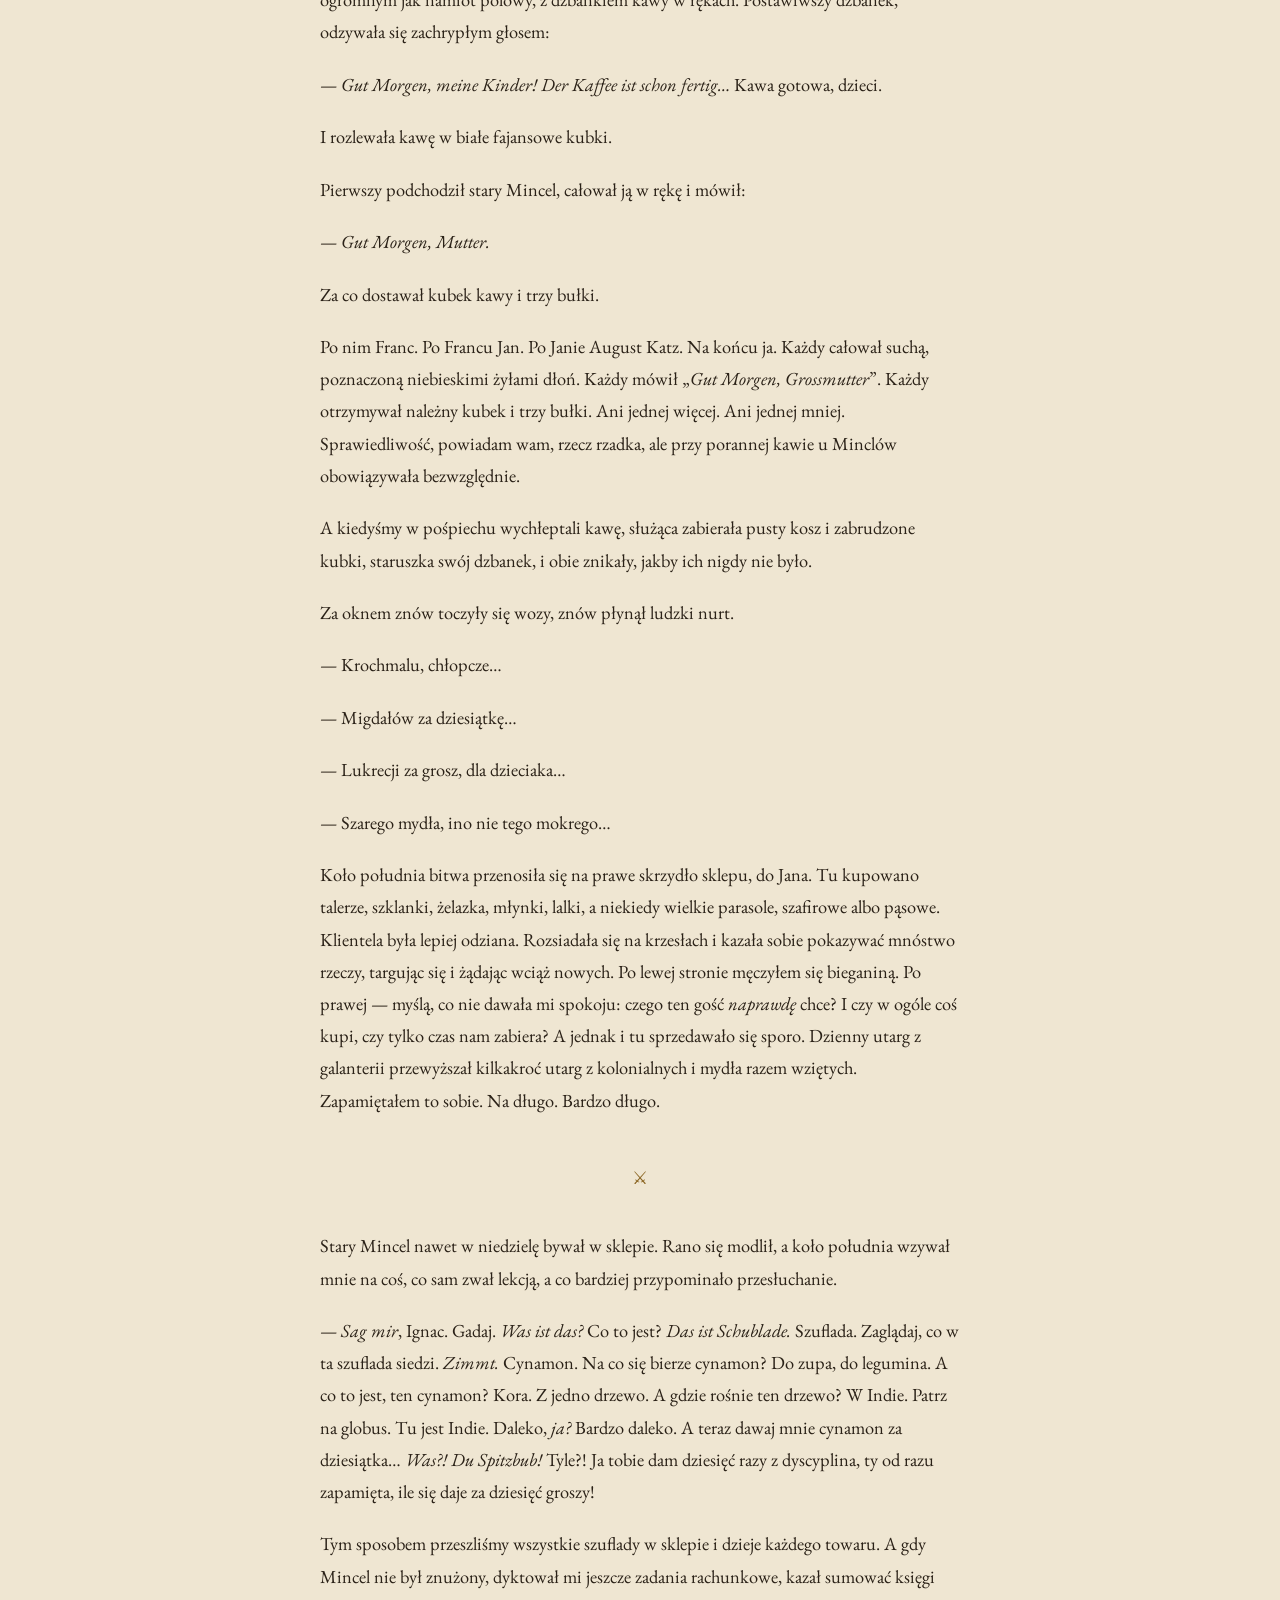
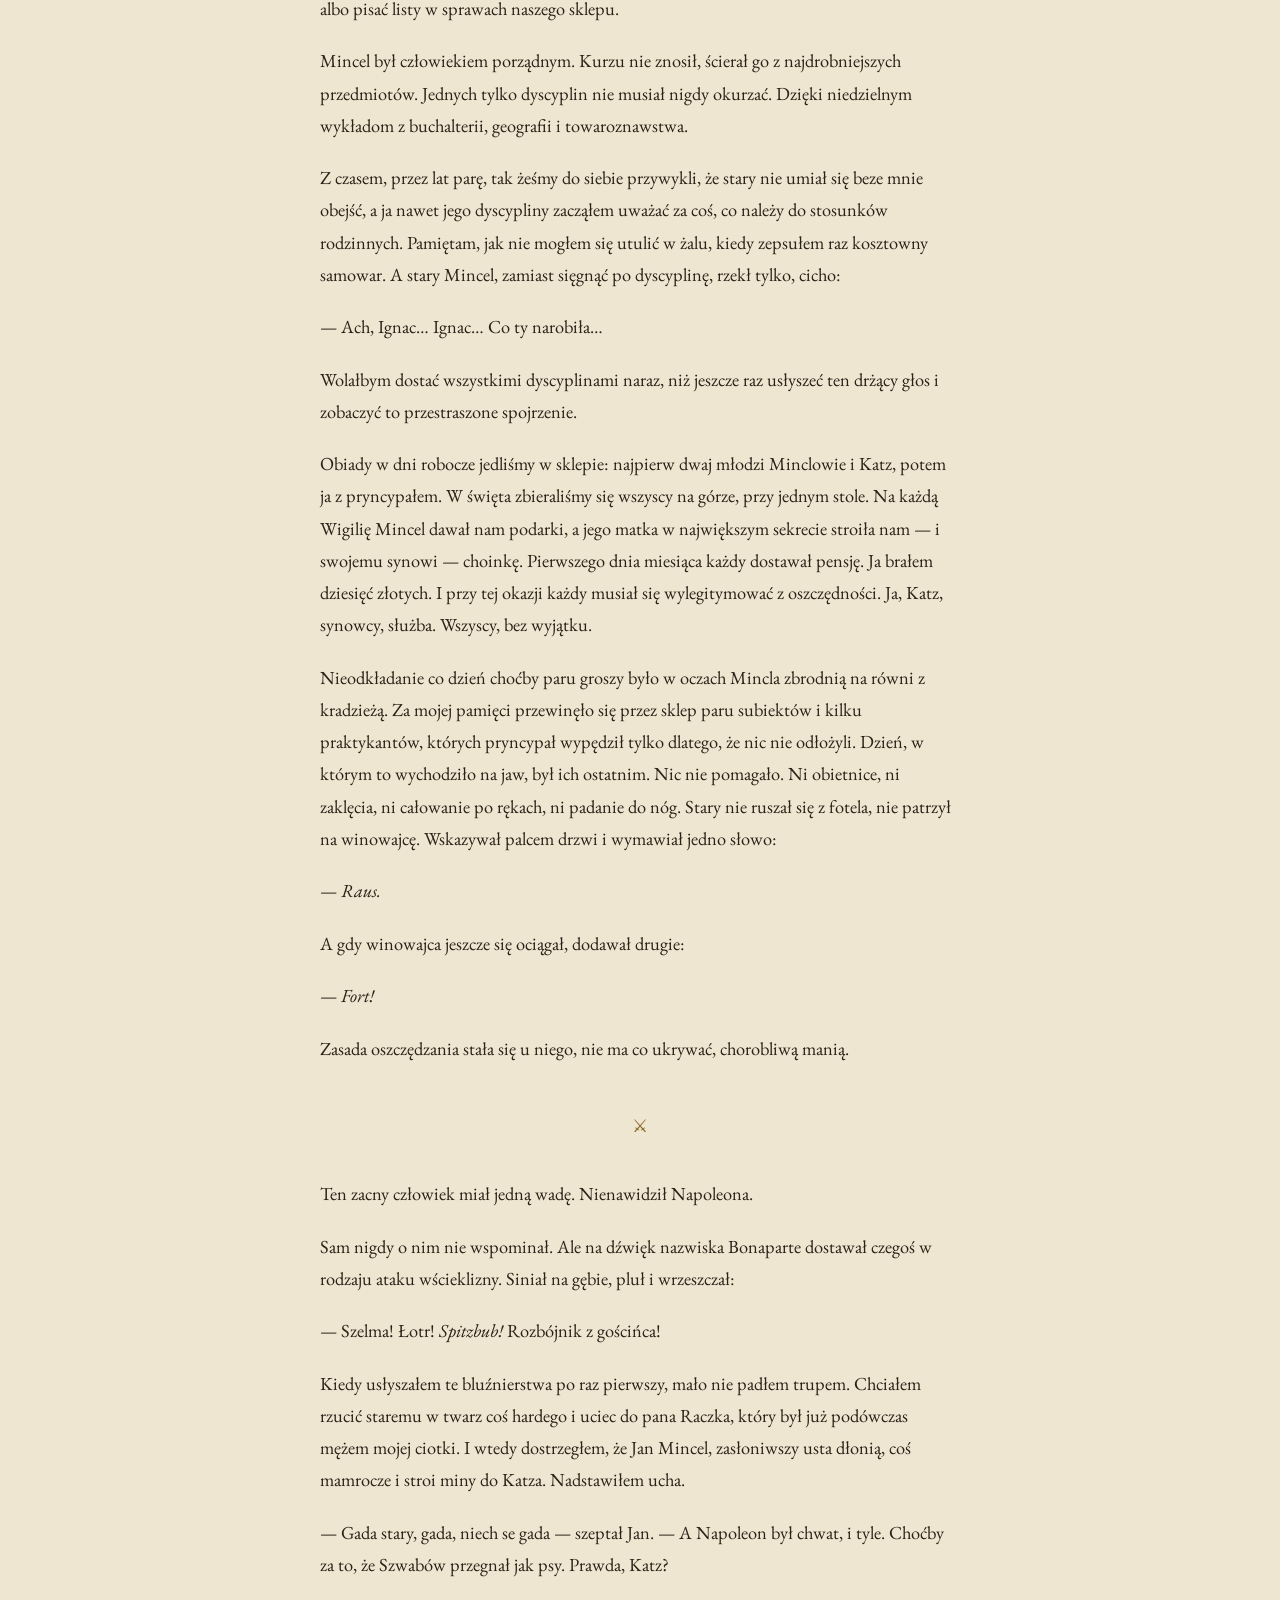
<file: lalka/01-pamietnik-starego-subiekta-sapkowski.html>
<!doctype html>
<html lang="pl">
<head>
<meta charset="utf-8">
<meta name="viewport" content="width=device-width, initial-scale=1">
<title>Pamiętnik starego subiekta — ale to Andrzej Sapkowski</title>
<meta name="description" content="Pastisz: Bolesław Prus, „Lalka”, tom I, rozdz. III „Pamiętnik starego subiekta” w stylu: Andrzej Sapkowski.">
<meta property="og:title" content="Pamiętnik starego subiekta — ale to Andrzej Sapkowski">
<meta property="og:description" content="Pastisz: Bolesław Prus, „Lalka”, tom I, rozdz. III „Pamiętnik starego subiekta” w stylu: Andrzej Sapkowski.">
<link rel="preconnect" href="https://fonts.googleapis.com">
<link rel="preconnect" href="https://fonts.gstatic.com" crossorigin>
<link href="https://fonts.googleapis.com/css2?family=Cormorant+Garamond:ital,wght@0,500;0,700;1,500&family=EB+Garamond:ital,wght@0,400;0,600;1,400&display=swap" rel="stylesheet">
<style>
:root {
  --bg:#efe6d2; --paper:#f7f0e0; --ink:#2a2117; --muted:#6e5d45; --accent:#8a6420; --rule:#d6c7a6;
  --head:'Cormorant Garamond', serif; --body:'EB Garamond', Georgia, serif;
}
@media (prefers-color-scheme: dark) {
  :root:not([data-theme="light"]) { --bg:#14110d; --paper:#1d1913; --ink:#e8dcc4; --muted:#a8977a; --accent:#c9a45c; --rule:#3a3125; }
}
:root[data-theme="dark"] { --bg:#14110d; --paper:#1d1913; --ink:#e8dcc4; --muted:#a8977a; --accent:#c9a45c; --rule:#3a3125; }
* { box-sizing: border-box; }
html { -webkit-text-size-adjust: 100%; }
body { margin:0; background:var(--bg); color:var(--ink); font-family:var(--body); font-size:1.15rem; line-height:1.75; }
.top { max-width:42rem; margin:0 auto; padding:1.2rem 16px 0; display:flex; justify-content:space-between; align-items:center; gap:1rem;
  font-family:var(--head); font-size:.85rem; letter-spacing:.12em; text-transform:uppercase; }
.top a { color:var(--muted); text-decoration:none; }
.top a:hover { color:var(--accent); }
.toggle { background:none; border:1px solid var(--rule); color:var(--muted); border-radius:999px; padding:.25rem .7rem; cursor:pointer; font:inherit; font-size:.75rem; }
main { max-width:42rem; margin:0 auto; padding:2.5rem 16px 4rem; }
.kicker { font-family:var(--head); color:var(--accent); letter-spacing:.18em; text-transform:uppercase; font-size:.8rem; margin:0 0 .6rem; }
h1 { font-family:var(--head); font-weight:700; font-size:clamp(2.2rem, 7vw, 3.6rem); line-height:1.05; margin:0 0 .8rem; text-wrap:balance; }
h3 { font-family:var(--body); font-style:italic; font-weight:400; color:var(--muted); font-size:1.1rem; margin:0 0 2.5rem; line-height:1.5; }
p { margin:0 0 1.1em; }
blockquote { margin:0 0 2.5rem; padding:1.2rem 1.4rem; border-left:3px solid var(--accent); background:var(--paper); font-style:italic; color:var(--muted); }
blockquote p:last-child { margin-bottom:0; font-style:normal; font-size:.95rem; }
hr { border:0; text-align:center; margin:2.8rem 0; height:1.5rem; }
hr::before { content:"⚔"; color:var(--accent); font-size:1.1rem; letter-spacing:1.2em; padding-left:1.2em; }
a { color:var(--accent); }
em { font-style:italic; }
strong { font-weight:600; }
ol { padding-left:1.3rem; }
ol li { margin-bottom:1.4rem; }
.endnote { margin-top:3rem; padding-top:1.5rem; border-top:1px solid var(--rule); font-size:.9rem; color:var(--muted); }
.endnote p { margin:0 0 .6em; }
.back { display:inline-block; margin-top:1.5rem; font-family:var(--head); letter-spacing:.12em; text-transform:uppercase; font-size:.85rem; text-decoration:none; }

</style>
</head>
<body>
<header class="top">
  <a href="../index.html">Przepisz to</a>
  <button class="toggle" type="button" id="theme" aria-label="Zmień motyw">jasny / ciemny</button>
</header>
<main>
<p class="kicker">Lalka × Andrzej Sapkowski</p>
<h1>Pamiętnik starego subiekta</h1>
<h3><em>„Lalka”, tom I, rozdział III, ale to Andrzej Sapkowski (generowany przez AI)</em></h3>
<blockquote>
<p><em>Subiekta dobrego poznasz nie po kołnierzyku, jeno po tym, że wie, ile cynamonu siedzi w szufladzie. Polityka mądrego — po tym, że na Bonapartych stawia. Reszta to moda. A moda przemija szybciej niż kac po anyżówce, o czym każdy woźny zaświadczy.</em></p>
<p>— Ignacy Rzecki, <em>Pół wieku za kontuarem</em>, rękopis nigdy niedokończony</p>
</blockquote>
<hr />
<p>Od lat kilku obserwuję, a obserwuję, przyznaję, z melancholią, że dobrych subiektów i rozumnych polityków ubywa na świecie w tempie, którego nie powstydziłaby się zaraza, wojna i nieurodzaj razem wzięte. Przyczyna jest jedna. Nazywa się moda.</p>
<p>Subiekt — człek skromny, zdawałoby się — co kwartał wciska się w portki nowego kroju, w kapelusz coraz to bardziej wydziwiony i w kołnierzyk wykładany coraz to inaczej, jakby od kołnierzyka zależały losy świata. Politycy zaś co kwartał zmieniają wiarę, i to z lekkością, z jaką czarodziejka zmienia kochanków. Onegdaj wierzyli w Bismarcka. Wczoraj w Gambettę. Dziś w lorda Beaconsfielda, który jeszcze niedawno zwał się Disraeli i nikt się nie spodziewał, że zajdzie aż tak wysoko.</p>
<p>Zapomniano, widać, że w sklepie kołnierzyków się nie nosi. W sklepie się je sprzedaje. Inaczej towaru zabraknie gościom, a gości zabraknie sklepowi, i koło się zamknie, jak to koła mają w zwyczaju. Zapomniano też, że polityki nie wznosi się na szczęściarzach, lecz na dynastiach. Metternich był sławny jak Bismarck. Palmerston sławniejszy od Beaconsfielda. I co? Kto ich ninie pamięta? Nikt. Proch, pył i przypis w podręczniku. A ród Bonapartych? Trząsł Europą za pierwszego Napoleona, trząsł za trzeciego, a i dziś, choć niejeden mądrala zwie go bankrutem, kręci Francją rękami wiernych sług, MacMahona i Ducrota.</p>
<p>Zobaczycie jeszcze, czego dokaże Napoleonek Czwarty, co po cichu terminuje w rzemiośle wojennym u Anglików. Zobaczycie. Wspomnicie moje słowa.</p>
<p>Ale mniejsza o to. Nie o Bonapartem zamierzam tu pisać, lecz o sobie. By wiedziano, jak to się kiedyś wykuwało dobrych subiektów i polityków, może i nieuczonych, ale z głową na karku. Do tego rzemiosła akademii nie trzeba. Trzeba przykładu. W domu i w sklepie. Reszta przychodzi sama. Albo nie przychodzi wcale.</p>
<hr />
<p>Ojciec mój za młodu był żołnierzem, na starość zaś woźnym w Komisji Spraw Wewnętrznych, co, jeśli się dobrze zastanowić, niewiele się od siebie różni. Trzymał się prosto jak sztaba, nosił faworyty nieduże, a wąs zadarty ku niebu. Szyję owijał czarną chustą. W uchu miał srebrny kolczyk. Wyglądał, krótko rzecz ujmując, jak ktoś, kto widział niejedno pobojowisko i o żadnym nie zamierza opowiadać przy dzieciach i kobietach.</p>
<p>Mieszkaliśmy na Starym Mieście, na czwartym piętrze, z ciotką, która prała i cerowała urzędnikom bieliznę. Dwie izdebki. Dostatku tyle, co kot napłakał, za to radości w bród. Dla mnie przynajmniej. U nas najokazalszym sprzętem był stół, przy którym ojciec po służbie kleił koperty. U ciotki honorowe miejsce dzierżyła balia. W pogodne dni puszczałem na ulicy latawce. W słotne — bańki mydlane po izbie. Mydła, rzecz jasna, nie brakło.</p>
<p>Na ścianach u ciotki wisieli święci. Sporo ich było, przyznaję. Nie dość jednak, by liczebnie sprostać Napoleonom, którymi ojciec obwiesił swoją izbę niczym zbrojownię trofeami. Był tam Napoleon w Egipcie. Napoleon pod Wagram. Pod Austerlitz. Pod Moskwą, na koniu, z miną niezłomną, choć w okolicznościach — jak historia wykazała — mało sprzyjających. Napoleon koronujący się. I Napoleon w apoteozie, na wypadek, gdyby komuś jeszcze zostały wątpliwości.</p>
<p>Kiedy ciotka, zgorszona tym świeckim nagromadzeniem, zawiesiła na ścianie mosiężny krucyfiks, ojciec, by, jak to ujął, <em>cesarzowi afrontu nie czynić</em>, kupił jego popiersie z brązu i ustawił nad łóżkiem. Równowaga sił została przywrócona.</p>
<p>— Bluźnierco jeden — zrzędziła ciotka nad balią. — Obaczysz, jak cię za te malunki diabły w smole wykąpią. Obaczysz.</p>
<p>— Pierwej niech się z gwardią policzą — odparł ojciec, nie podnosząc oczu znad kopert. — Cesarz swoich w potrzebie nie zostawia.</p>
<p>Bywali u nas dawni ojcowscy kamraci. Pan Domański, też woźny, tyle że z Komisji Skarbu, czyli, jak sam mawiał, <em>od lepszych pieniędzy</em>. I pan Raczek, co na Dunaju trzymał stragan z zieleniną. Prości to byli ludzie — pan Domański, nie będziemy się oszukiwać, miał do anyżówki stosunek wielce zażyły — lecz politycy roztropni, roztropniejsi od niejednego ministra. Wszyscy, ciotki nie wyłączając, utrzymywali z niewzruszoną pewnością, że choć pierwszy Napoleon zmarł w niewoli, ród jego jeszcze się podźwignie. Po pierwszym przyjdzie drugi. Gdyby i drugi źle skończył, przyjdzie trzeci. I tak, jeden po drugim, póki świata do ładu nie doprowadzą. Albo póki Bonapartych nie zabraknie, co jednak wydawało się wszystkim mało prawdopodobne.</p>
<p>— Za broń trzeba chwytać na pierwszy werbel — prawił ojciec. — Nie na drugi. Na drugi to już po bitwie.</p>
<p>— Bo nie wiecie, kiedy przyjdzie dzień ani godzina — wtórował pan Domański, unosząc kieliszek, jakby wznosił toast za Apokalipsę.</p>
<p>Pan Raczek nic nie mówił. Pan Raczek, z fajką w zębach, wyrażał aprobatę splunięciem. Dalekim. Aż do izby ciotki.</p>
<p>— Napluj no mi acan do balii — syknęła ciotka — a obaczysz, co dostaniesz!</p>
<p>— Dostać może i dostanę — mruknął pan Raczek, celując tym razem w komin, i to celnie. — Ale czy wezmę, to insza inszość.</p>
<p>— Chamstwo! Grenadierskie chamstwo!</p>
<p>— Jejmość zawsze więcej gustowała w ułanach. Wiem ja, wiem. Cała Starówka wie.</p>
<p>Później pan Raczek ożenił się z moją ciotką. Ale to później. Dużo później. I w okolicznościach, o których za chwilę.</p>
<hr />
<p>Chcąc, bym gotów był, gdy wybije godzina sprawiedliwości, ojciec sam podjął się mojej edukacji.</p>
<p>Nauczył mnie czytać. Pisać. Kleić koperty. Ale nade wszystko — musztry. Do musztry pędził mnie od zarania dziecięctwa, od czasów, gdy z tyłu, spod kubraczka, wystawał mi jeszcze ogon koszuli. Pamiętam to dobrze, bo ojciec, komenderując „Pół obrotu w prawo!” albo „Lewe ramię w przód — marsz!”, ciągnął mnie w należytą stronę właśnie za ów ogon. Metoda była prymitywna, przyznaję. Ale skuteczna jak mało która. Kto raz był tak prowadzony, ten stron świata nie myli do śmierci.</p>
<p>Bywało, że budził mnie w środku nocy rykiem:</p>
<p>— Do broni, wisusie! Wróg u bram!</p>
<p>I musztrował. Mimo przekleństw ciotki, mimo jej łez, mimo że jedynym wrogiem u bram był kot sąsiadów. A kończył zawsze tak samo:</p>
<p>— Zapamiętaj sobie, Ignaś. Gotowość to wszystko. Dnia ani godziny nie znamy. Bonapartów Pan Bóg zesłał po to, by na świecie ład zaprowadzili, i póki testament cesarski się nie dopełni, ładu nie będzie ani sprawiedliwości. Zrozumiano?</p>
<p>— Zrozumiano — mamrotałem, śpiąc na stojąco.</p>
<p>— Głośniej!</p>
<p>— Zrozumiano!</p>
<p>Nie powiem, by dwaj kamraci ojcowscy dzielili jego wiarę bez reszty. Pan Raczek, gdy łupało go w kolanie, klął, stękał i powiadał:</p>
<p>— Wiesz ty, stary, za długo czekamy na tego twojego nowego Napoleona. Za długo, psiakrew. Mnie się włos siwi, kości trzeszczą jak stary wóz, a jego jak nie było, tak nie ma. Rychło porobią się z nas dziady kościelne, a Napoleon przyjdzie chyba jeno po to, żeby z nami godzinki odśpiewać.</p>
<p>— Znajdzie młodych.</p>
<p>— Młodych? Zali ty ślepy? Lepsi od nas dawno w ziemi gniją. A ci, co zostali, tfu, diabła warci. Słyszałem, są już tacy, co o Napoleonie nawet nie słyszeli. Nie słyszeli, rozumiesz?</p>
<p>— Mój słyszał — ojciec mrugnął w moją stronę. — I zapamięta. Już ja o to zadbam.</p>
<p>Pan Domański bywał w nastroju jeszcze bardziej grobowym.</p>
<p>— Świat schodzi na psy — kiwał głową nad pustym kieliszkiem. — Wikt drożeje. Za kwaterę złupią ci całą pensję co do grosza. Nawet w anyżówce jest szachrajstwo, powiadam wam. Dawniej kieliszek i świat różowy. Dziś szklanicę wychylisz i nic. Jak wodę z Wisły pił. Sam Napoleon by w takim świecie sprawiedliwości nie doczekał.</p>
<p>— Doczeka się świat sprawiedliwości — odrzekł ojciec spokojnie. — Choćby i bez Napoleona. Ale i Napoleon się znajdzie, nie bój żaby.</p>
<p>— Nie wierzę — burknął pan Raczek.</p>
<p>— A jak się znajdzie, to co?</p>
<p>— To nas już na tym świecie nie będzie.</p>
<p>— Mnie będzie — rzekł ojciec. — A Ignaś to już na pewno.</p>
<p>Już wtedy słowa ojca wrzynały mi się w pamięć jak gwóźdź w miękką sosnę. Lecz dopiero później, gdy los poplątał mi życie po swojemu, nabrały one charakteru — nie lękajmy się tego słowa — proroczego.</p>
<hr />
<p>Około roku tysiąc osiemset czterdziestego ojciec zaczął słabnąć. Najpierw nie szedł do biura dzień, dwa. Potem tydzień. Potem legł w łóżku na dobre.</p>
<p>Pan Raczek zachodził co dzień. Któregoś razu, patrząc na wychudłe dłonie ojca i na policzki żółte jak stary pergamin, rzekł cicho:</p>
<p>— No, stary. Chyba żeśmy się nie doczekali tego twojego Napoleona.</p>
<p>— Ja nie zemrę — odparł ojciec z niezmąconym spokojem — póki o nim nie usłyszę. Śmierć poczeka. Nie takie rzeczy czekały.</p>
<p>Pan Raczek pokiwał głową. Ciotka otarła łzy fartuchem, pewna, że ojciec bredzi w gorączce. Bo jak tu myśleć inaczej, kiedy śmierć już kołacze do drzwi, a człowiek wciąż Bonapartego wygląda jak zbawienia?</p>
<p>Źle było z nim. Bardzo źle. Przyjął już ostatnie namaszczenie. I wtedy, w kilka dni później, wpadł do nas pan Raczek, wzburzony jak nigdy przedtem i nigdy potem, stanął na środku izby i ryknął:</p>
<p>— Słyszysz, stary?! Jest! Znalazł się Napoleon!</p>
<p>— Gdzie?! — krzyknęła ciotka, jakby Napoleon mógł zza pieca wyskoczyć.</p>
<p>— A gdzie ma być, babo? We Francji, jasna rzecz!</p>
<p>Ojciec zerwał się z pościeli. I zaraz opadł na poduszki. Wyciągnął tylko ku mnie rękę i, patrząc wzrokiem, którego nie zapomnę do końca dni moich, wychrypiał:</p>
<p>— Pamiętaj… Wszystko pamiętaj…</p>
<p>I z tym odszedł.</p>
<p>Później, w życiu, przekonałem się, jak dalekowzroczny był. Wszyscyśmy widzieli drugą gwiazdę napoleońską, co Włochy obudziła i Węgry. Spadła wprawdzie pod Sedanem, ale ja w jej ostateczne zgaśnięcie nie wierzę. Gwiazdy nie gasną ot tak. Co mi tam Bismarck. Co mi Gambetta i Beaconsfield. Niesprawiedliwość dopóty będzie światem rządziła, dopóki nowy Napoleon nie wyrośnie. Tak było. Tak jest. Tak będzie.</p>
<hr />
<p>W kilka miesięcy po pogrzebie pan Raczek, pan Domański i ciotka Zuzanna zebrali się na radę wojenną. Przedmiotem obrad byłem ja. Kwestia sporna brzmiała: co, do kroćset, z chłopakiem począć?</p>
<p>Pan Domański chciał mnie wziąć do kancelarii i powolutku wypromować na urzędnika. Ciotka obstawała przy rzemiośle. Pan Raczek — przy zieleninie, bo, jak mówił, <em>marchew zawsze w cenie, a urzędnik nie zawsze</em>. Kiedy wszakże zapytano mnie, czego ja sam chcę, odrzekłem, że do sklepu.</p>
<p>— Hm — zastanowił się pan Raczek. — Kto wie, czy nie najmądrzej. A do którego kupca?</p>
<p>— Do tego na Podwalu. Co ma we drzwiach szablę, a w oknie kozaka.</p>
<p>— Wiem, wiem — wtrąciła ciotka. — Do Mincla mu się zachciewa.</p>
<p>— Spróbować można — orzekł pan Domański. — Mincla przecie zna cała Warszawa.</p>
<p>Pan Raczek na znak aprobaty splunął w komin. Celnie, jak zawsze.</p>
<p>— Matko Przenajświętsza — jęknęła ciotka. — Ten zbój zaraz we mnie samą pluć zacznie, kiedy brata zabrakło… Oj, nieszczęsna ja sierota, nieszczęsna…</p>
<p>— A bo to wielka rzecz? — wzruszył ramionami pan Raczek. — Niech jejmość za mąż idzie, to i sierotą być przestanie.</p>
<p>— A gdzie ja takiego durnia znajdę, co by mnie zechciał?</p>
<p>— Phi — mruknął pan Raczek, schylając się z wysiłkiem, by wypukać popiół z fajki o podłogę. — Może i ja bym jejmość pojął. Bo mnie nogi nie ma kto smarować.</p>
<p>Ciotka w bek. I wtedy głos zabrał pan Domański, tonem urzędnika, który w swoim życiu niejeden węzeł gordyjski rozciął, choć zwykle cudzym nożem:</p>
<p>— Co tu ceregiele stroić? Jejmość opieki nie ma, waćpan gospodyni nie ma. Weźcie ślub, przygarnijcie Ignasia i będziecie mieli nawet dziecko. I to dziecko tanie, bo wikt i kwaterę da mu Mincel. Wy jeno przyodziewek.</p>
<p>— Hę? — Pan Raczek spojrzał na ciotkę spod krzaczastych brwi.</p>
<p>— Niech no pierwej chłopak do terminu pójdzie — odparła ciotka, ocierając nos. — A potem… może się i odważę. Zawsze czułam, że marnie skończę.</p>
<p>— No to marsz do Mincla! — Pan Raczek dźwignął się z zydla. — Ino niech mi jejmość nie wierzga, jak wrócę! — dodał, grożąc ciotce pięścią wielką jak kapusta.</p>
<p>Wyszli z panem Domańskim. Wrócili po jakichś półtorej godzinie, obaj czerwoni na gębach jak raki. Pan Raczek dyszał ciężko. Pan Domański ledwie trzymał się na nogach — z powodu, jak twierdził, wyjątkowo zdradliwych schodów w naszej kamienicy. Schodów, ma się rozumieć. Nie z innego powodu.</p>
<p>— No i co? — spytała ciotka.</p>
<p>— Nowego Napoleona do prochowni wsadzili! — oznajmił uroczyście pan Domański.</p>
<p>— Nie do prochowni, ośle, do twierdzy — poprawił pan Raczek. — Au… au… — dodał, rzucając czapkę na stół.</p>
<p>— A z chłopakiem co, pijusy?!</p>
<p>— Jutro ma się stawić u Mincla z odzieżą i bielizną — wyrecytował pan Domański. — Nie do twierdzy au-au, tylko do Ham… Ham albo Cham… licho wie… jakaś tam francuska dziura…</p>
<p>— Rozum wam odjęło, moczygęby! — Ciotka capnęła pana Raczka za ramię.</p>
<p>— Bez poufałości, jejmość! — oburzył się pan Raczek z godnością. — Po ślubie będzie poufałość. Teraz… ma się stawić u Mincla jutro, z bielizną i odzieżą… O, Napoleonie, nieszczęsny Napoleonie!</p>
<p>Ciotka wypchnęła za drzwi najpierw pana Raczka, potem pana Domańskiego, a za nimi cisnęła czapkę.</p>
<p>— Wynocha mi stąd, pijaki!</p>
<p>— Niech żyje cesarz! — zakrzyknął pan Raczek z sieni.</p>
<p>Pan Domański zaś zaintonował:</p>
<p><em>Przechodniu, gdy w tę stronę zwrócisz swoje oko,</em>
<em>Przybliż się i rozważaj ten napis głęboko…</em></p>
<p>Głos jego cichł, jakby zapadał się w studnię bez dna. Ucichł na schodach. Ozwał się znów na ulicy. Potem rozległ się tam jakiś rwetes i kiedy wyjrzałem oknem, ujrzałem, jak pana Raczka prowadzi do ratusza policjant.</p>
<p>Takie to wydarzenia poprzedziły moje wstąpienie do stanu kupieckiego. Nie były, przyznacie, wzniosłe. Ale wstępy rzadko bywają wzniosłe. Wzniosłość przychodzi później. Jeśli w ogóle.</p>
<hr />
<p>Sklep Mincla znałem od dawna. Ojciec słał mnie tam po papier, ciotka po mydło. Biegłem zawsze z ciekawością radosną, by się zagapić na zabawki za szybą. Był tam w oknie duży kozak, co sam podskakiwał i wymachiwał rękami. We drzwiach wisiał bęben, pałasz i skórzany koń z prawdziwym, końskim ogonem.</p>
<p>Wnętrze przypominało wielką piwnicę, której końca nigdy dojrzeć nie zdołałem, bo ginął w ciemności niczym korytarz w lochach. Wiedziałem tylko tyle: po pieprz, kawę i liść bobkowy szło się w lewo, do stołu, za którym od posadzki po sklepienie piętrzyły się szafy najeżone szufladami. Po papier, atrament, talerze i szklanki — w prawo, do szaf przeszklonych. Po mydło i krochmal — w głąb, gdzie w półmroku majaczyły beczki i stosy drewnianych pak.</p>
<p>Nawet sklepienie nie próżnowało. Wisiały pod nim długie rzędy pęcherzy nabitych gorczycą i farbami, ogromna lampa z daszkiem, która zimą płonęła od świtu do zmierzchu, sieć pełna korków do butelek, i wreszcie — wypchany krokodyl. Krokodylek, mówiąc ściśle. Na półtora łokcia może. Ale krokodyl. W sklepie na Podwalu. Skąd się tam wziął, nikt nigdy nie wyjaśnił, a ja nigdy nie miałem odwagi spytać. Do dziś podejrzewam, że był starszy od samego sklepu.</p>
<p>Panem tego królestwa był Jan Mincel. Starzec o twarzy rumianej jak jabłko, z kosmykiem siwych włosów pod brodą. O każdej porze dnia siedział pod oknem w skórzanym fotelu, w niebieskim kaftanie z barchanu, w białym fartuchu i takiejż szlafmycy. Przed nim leżała wielka księga, w której notował utarg. Tuż nad jego głową wisiał pęk dyscyplin. Przeznaczonych, jak utrzymywał, głównie na sprzedaż.</p>
<p>Głównie.</p>
<p>Starzec odbierał pieniądze, wydawał resztę, pisał w księdze, niekiedy drzemał, a mimo tylu zajęć śledził wszystko, co działo się w sklepie, z czujnością godną strażnika u bram. On też, dla uciechy gapiów, pociągał od czasu do czasu za sznurek kozaka w oknie. I on wreszcie — co mi się podobało najmniej — wymierzał nam za rozmaite przewiny sprawiedliwość dyscypliną.</p>
<p>Nam, powiadam, bo kandydatów do chłosty było trzech. Ja. Oraz dwaj synowcy starego, Franc i Jan Minclowie.</p>
<p>O czujności pryncypała i jego biegłości we władaniu sarnią nóżką przekonałem się już trzeciego dnia.</p>
<p>Franc odważał jakiejś kobiecinie rodzynków za dziesięć groszy. Jedno ziarenko upadło na kontuar. Stary miał akurat oczy zamknięte. Podniosłem więc rodzynek, ukradkiem, i zjadłem. I właśnie gmerałem językiem przy pestce, co mi wlazła między zęby, kiedy poczułem na plecach coś jak dotknięcie rozpalonego żelaza.</p>
<p>— Ha! Złodziej! <em>Du Spitzbub!</em> — zagrzmiał stary Mincel. — Ja tobie dam rodzynek!</p>
<p>I nim pojąłem, co się dzieje, przeciągnął mnie dyscypliną jeszcze kilka razy, od ciemienia po same pięty.</p>
<p>Zwinąłem się w kłębek z bólu. Od tego dnia nie śmiałem w sklepie niczego wziąć do ust. Migdały, rodzynki, nawet rożki świętojańskie — wszystko smakowało mi pieprzem.</p>
<p>Uporawszy się ze mną, stary odwiesił dyscyplinę na pęk, wpisał rodzynki do księgi i z miną najpoczciwszą pod słońcem zaczął szarpać za sznurek kozaka. Patrzyłem na tę półuśmiechniętą twarz, na przymrużone oczka i nie mogłem uwierzyć, że ten jowialny staruszek ma taki zamach. Przy takim zamachu niejeden najemnik by się zawstydził. I dopiero wtedy spostrzegłem, że kozak, oglądany od środka sklepu, jest o wiele mniej zabawny niż od ulicy.</p>
<p>Takie lekcje się pamięta. Takie lekcje, rzekłbym, są jedynymi, które się pamięta naprawdę.</p>
<hr />
<p>Sklep nasz był kolonialno-galanteryjno-mydlarski, co brzmi jak tytuł szlachecki, a w istocie oznaczało, że handlowaliśmy wszystkim.</p>
<p>Kolonialnymi rządził Franc Mincel, trzydziestokilkulatek o rudej czuprynie i fizjonomii permanentnie zaspanej. On to najczęściej obrywał od stryja dyscypliną: kopcił fajkę, późno stawał za kontuarem, wymykał się z domu po nocach, a nade wszystko ważył towar niedbale. Młodszy, Jan Mincel, prowadził galanterię. Był niezgrabny jak niedźwiedź w tańcu, ale łagodny jak baranek, a bity bywał za podbieranie kolorowego papieru, na którym kreślił listy do panien.</p>
<p>Jeden tylko August Katz, co robił przy mydle, nie podlegał żadnym surowcowym napomnieniom. Mizerny człeczyna, punktualny ponad ludzką miarę. Przychodził pierwszy. Krajał mydło i ważył krochmal jak automat. Jadał, co mu podano, w najciemniejszym kącie, prawie wstydząc się, że w ogóle podlega ludzkim potrzebom. O dziesiątej wieczorem znikał. Dokąd — nie wiedział nikt. Podejrzewam, że nie wiedział tego nawet sam Katz.</p>
<p>W tym towarzystwie przeżyłem lat osiem. Każdy dzień podobny do pozostałych jak kropla jesiennego deszczu do innych kropli jesiennego deszczu.</p>
<p>O piątej pobudka, mycie, zamiatanie sklepu. O szóstej otwierałem drzwi i okiennice. Wtedy skądś z ulicy, niczym zjawa, wyłaniał się August Katz, zrzucał surdut, wdziewał fartuch i bez słowa zajmował pozycję między beczką szarego mydła a kolumną z kostek mydła żółtego. Potem drzwiami od podwórza wtaczał się stary Mincel, mrucząc „<em>Morgen</em>”, poprawiał szlafmycę, wydobywał księgę, wciskał się w fotel i parę razy szarpał kozaka. Po nim zjawiał się Jan Mincel, całował stryja w rękę i stawał za kontuarem, na którym latem łapał muchy, a zimą kreślił palcem albo pięścią figury, których znaczenia nikt nigdy nie odgadł.</p>
<p>Franca zazwyczaj trzeba było do sklepu dostarczyć. Wchodził zaspany, ziewający, obojętnie cmokał stryja w ramię i przez cały dzień drapał się w głowę w sposób, który mógł oznaczać wielką senność lub wielką zgryzotę, a najpewniej jedno i drugie. Rzadko kiedy bywał ranek, by stryj, przyglądając się tym manewrom, nie wykrzywił gęby i nie spytał:</p>
<p>— No, ty łobuz. <em>Wo warst du?</em> Gdzie się znowu włóczyła po nocy?</p>
<p>Tymczasem ulica budziła się do życia. Za szybami sunęli przechodnie, coraz gęściej — służąca, drwal, jejmość w kapturze, chłopak od szewca, jegomość w rogatywce — tam i nazad, jak figurki w ruchomej panoramie. Środkiem toczyły się wozy, beczki, bryczki. Coraz więcej ludzi, coraz więcej wozów, aż wszystko zlewało się w jeden rwący nurt, z którego co chwila ktoś wpadał do nas jak ryba w sieć.</p>
<p>— Pieprzu za trojaka, młody!</p>
<p>— Kawy funt, ino świeżej!</p>
<p>— Ryżu daj, i nie oszukuj na wadze!</p>
<p>— Mydła pół funta…</p>
<p>— Za grosik bobkowego liścia…</p>
<p>Sklep zapełniał się służącymi i ubogo odzianymi jejmościami, a Franc Mincel krzywił się coraz bardziej. Otwierał i zamykał szuflady, zawijał towar w tutki z szarej bibuły, wbiegał na drabinkę, znów zawijał — wszystko z miną męczennika, któremu oprawcy nie pozwalają ziewnąć. W końcu interesantów robiło się tylu, że i Jan Mincel, i ja musieliśmy Francowi stawać na odsiecz.</p>
<p>Stary pisał i wydawał resztę, czasem tylko dotykając białej szlafmycy, której niebieski kutasik zwieszał mu się nad okiem. Czasem szarpnął kozaka. Czasem, szybciej, niż oko zdoła dostrzec, zrywał dyscyplinę i smagał nią któregoś z synowców. Za co — tego rzadko udawało mi się dociec. Synowcy zaś objaśniali przyczyny stryjowskiej porywczości niechętnie. Albo wcale.</p>
<p>Koło ósmej ruch słabł. Wtedy z głębi sklepu wynurzała się tęga służąca z koszem bułek i kubkami — Franc odwracał się do niej plecami, z powodów, których się mogłem jeno domyślać — a za nią matka pryncypała. Chuda staruszka w żółtej sukni i w czepcu ogromnym jak namiot polowy, z dzbankiem kawy w rękach. Postawiwszy dzbanek, odzywała się zachrypłym głosem:</p>
<p>— <em>Gut Morgen, meine Kinder! Der Kaffee ist schon fertig…</em> Kawa gotowa, dzieci.</p>
<p>I rozlewała kawę w białe fajansowe kubki.</p>
<p>Pierwszy podchodził stary Mincel, całował ją w rękę i mówił:</p>
<p>— <em>Gut Morgen, Mutter.</em></p>
<p>Za co dostawał kubek kawy i trzy bułki.</p>
<p>Po nim Franc. Po Francu Jan. Po Janie August Katz. Na końcu ja. Każdy całował suchą, poznaczoną niebieskimi żyłami dłoń. Każdy mówił „<em>Gut Morgen, Grossmutter</em>”. Każdy otrzymywał należny kubek i trzy bułki. Ani jednej więcej. Ani jednej mniej. Sprawiedliwość, powiadam wam, rzecz rzadka, ale przy porannej kawie u Minclów obowiązywała bezwzględnie.</p>
<p>A kiedyśmy w pośpiechu wychłeptali kawę, służąca zabierała pusty kosz i zabrudzone kubki, staruszka swój dzbanek, i obie znikały, jakby ich nigdy nie było.</p>
<p>Za oknem znów toczyły się wozy, znów płynął ludzki nurt.</p>
<p>— Krochmalu, chłopcze…</p>
<p>— Migdałów za dziesiątkę…</p>
<p>— Lukrecji za grosz, dla dzieciaka…</p>
<p>— Szarego mydła, ino nie tego mokrego…</p>
<p>Koło południa bitwa przenosiła się na prawe skrzydło sklepu, do Jana. Tu kupowano talerze, szklanki, żelazka, młynki, lalki, a niekiedy wielkie parasole, szafirowe albo pąsowe. Klientela była lepiej odziana. Rozsiadała się na krzesłach i kazała sobie pokazywać mnóstwo rzeczy, targując się i żądając wciąż nowych. Po lewej stronie męczyłem się bieganiną. Po prawej — myślą, co nie dawała mi spokoju: czego ten gość <em>naprawdę</em> chce? I czy w ogóle coś kupi, czy tylko czas nam zabiera? A jednak i tu sprzedawało się sporo. Dzienny utarg z galanterii przewyższał kilkakroć utarg z kolonialnych i mydła razem wziętych. Zapamiętałem to sobie. Na długo. Bardzo długo.</p>
<hr />
<p>Stary Mincel nawet w niedzielę bywał w sklepie. Rano się modlił, a koło południa wzywał mnie na coś, co sam zwał lekcją, a co bardziej przypominało przesłuchanie.</p>
<p>— <em>Sag mir</em>, Ignac. Gadaj. <em>Was ist das?</em> Co to jest? <em>Das ist Schublade.</em> Szuflada. Zaglądaj, co w ta szuflada siedzi. <em>Zimmt.</em> Cynamon. Na co się bierze cynamon? Do zupa, do legumina. A co to jest, ten cynamon? Kora. Z jedno drzewo. A gdzie rośnie ten drzewo? W Indie. Patrz na globus. Tu jest Indie. Daleko, <em>ja?</em> Bardzo daleko. A teraz dawaj mnie cynamon za dziesiątka… <em>Was?! Du Spitzbub!</em> Tyle?! Ja tobie dam dziesięć razy z dyscyplina, ty od razu zapamięta, ile się daje za dziesięć groszy!</p>
<p>Tym sposobem przeszliśmy wszystkie szuflady w sklepie i dzieje każdego towaru. A gdy Mincel nie był znużony, dyktował mi jeszcze zadania rachunkowe, kazał sumować księgi albo pisać listy w sprawach naszego sklepu.</p>
<p>Mincel był człowiekiem porządnym. Kurzu nie znosił, ścierał go z najdrobniejszych przedmiotów. Jednych tylko dyscyplin nie musiał nigdy okurzać. Dzięki niedzielnym wykładom z buchalterii, geografii i towaroznawstwa.</p>
<p>Z czasem, przez lat parę, tak żeśmy do siebie przywykli, że stary nie umiał się beze mnie obejść, a ja nawet jego dyscypliny zacząłem uważać za coś, co należy do stosunków rodzinnych. Pamiętam, jak nie mogłem się utulić w żalu, kiedy zepsułem raz kosztowny samowar. A stary Mincel, zamiast sięgnąć po dyscyplinę, rzekł tylko, cicho:</p>
<p>— Ach, Ignac… Ignac… Co ty narobiła…</p>
<p>Wolałbym dostać wszystkimi dyscyplinami naraz, niż jeszcze raz usłyszeć ten drżący głos i zobaczyć to przestraszone spojrzenie.</p>
<p>Obiady w dni robocze jedliśmy w sklepie: najpierw dwaj młodzi Minclowie i Katz, potem ja z pryncypałem. W święta zbieraliśmy się wszyscy na górze, przy jednym stole. Na każdą Wigilię Mincel dawał nam podarki, a jego matka w największym sekrecie stroiła nam — i swojemu synowi — choinkę. Pierwszego dnia miesiąca każdy dostawał pensję. Ja brałem dziesięć złotych. I przy tej okazji każdy musiał się wylegitymować z oszczędności. Ja, Katz, synowcy, służba. Wszyscy, bez wyjątku.</p>
<p>Nieodkładanie co dzień choćby paru groszy było w oczach Mincla zbrodnią na równi z kradzieżą. Za mojej pamięci przewinęło się przez sklep paru subiektów i kilku praktykantów, których pryncypał wypędził tylko dlatego, że nic nie odłożyli. Dzień, w którym to wychodziło na jaw, był ich ostatnim. Nic nie pomagało. Ni obietnice, ni zaklęcia, ni całowanie po rękach, ni padanie do nóg. Stary nie ruszał się z fotela, nie patrzył na winowajcę. Wskazywał palcem drzwi i wymawiał jedno słowo:</p>
<p>— <em>Raus.</em></p>
<p>A gdy winowajca jeszcze się ociągał, dodawał drugie:</p>
<p>— <em>Fort!</em></p>
<p>Zasada oszczędzania stała się u niego, nie ma co ukrywać, chorobliwą manią.</p>
<hr />
<p>Ten zacny człowiek miał jedną wadę. Nienawidził Napoleona.</p>
<p>Sam nigdy o nim nie wspominał. Ale na dźwięk nazwiska Bonaparte dostawał czegoś w rodzaju ataku wścieklizny. Siniał na gębie, pluł i wrzeszczał:</p>
<p>— Szelma! Łotr! <em>Spitzbub!</em> Rozbójnik z gościńca!</p>
<p>Kiedy usłyszałem te bluźnierstwa po raz pierwszy, mało nie padłem trupem. Chciałem rzucić staremu w twarz coś hardego i uciec do pana Raczka, który był już podówczas mężem mojej ciotki. I wtedy dostrzegłem, że Jan Mincel, zasłoniwszy usta dłonią, coś mamrocze i stroi miny do Katza. Nadstawiłem ucha.</p>
<p>— Gada stary, gada, niech se gada — szeptał Jan. — A Napoleon był chwat, i tyle. Choćby za to, że Szwabów przegnał jak psy. Prawda, Katz?</p>
<p>August Katz zmrużył oczy. I dalej krajał mydło.</p>
<p>Osłupiałem. Ale w tej samej chwili bardzo polubiłem i Jana Mincla, i Augusta Katza. Z czasem zrozumiałem, że w naszym małym sklepie istnieją dwa wielkie stronnictwa. Jedno — stary Mincel i jego matka — kochało Niemców. Drugie — młodzi Minclowie i Katz — nie znosiło ich. Ja, o ile pamiętam, zachowywałem neutralność.</p>
<p>Neutralność, powiadam wam, to najtrudniejsza sztuka, jaką zna świat. Trudniejsza niż ważenie cynamonu. I bardziej niewdzięczna.</p>
<hr />
<p>Roku tysiąc osiemset czterdziestego szóstego doszły nas wieści, że Ludwik Napoleon zbiegł z więzienia. Rok ten był dla mnie ważny podwójnie: zostałem subiektem, a nasz pryncypał, stary Jan Mincel, zakończył żywot. Z przyczyn osobliwych.</p>
<p>Handel osłabł. Po trosze przez ogólne niepokoje. Po trosze przez to, że pryncypał nazbyt często i nazbyt głośno wymyślał na Ludwika Napoleona. Ludzie zaczęli nas omijać, a któregoś dnia ktoś — może Katz? — wybił nam szybę.</p>
<p>I ów wypadek, zamiast odstraszyć klientów do reszty, ściągnął ich do sklepu jak ćmy do latarni. Przez tydzień mieliśmy obroty jak nigdy. Sąsiedzi pękali z zawiści. Po tygodniu ruch zelżał i znów zrobiło się pusto.</p>
<p>Aż pewnego wieczoru, pod nieobecność pryncypała — co samo w sobie było zdarzeniem bez precedensu — wpadł nam do sklepu drugi kamień.</p>
<p>Wystraszeni Minclowie popędzili na górę szukać stryja. Katz wypadł na ulicę szukać sprawcy. A wtedy w drzwiach stanęło dwóch policjantów, wlokących… zgadnijcie kogo.</p>
<p>Ani mniej, ani więcej, tylko naszego pryncypała. Oskarżonego o to, że to on wybił szybę teraz. A zapewne i poprzednio.</p>
<p>Na nic się zdały zaprzeczenia staruszka. Nie dość, że widziano jego zamach, to jeszcze znaleziono przy nim kamień. Poszedł tedy nieborak do ratusza. Jak przed laty pan Raczek. Historia, jak widać, lubi się powtarzać. Choć zwykle w gorszym przebraniu.</p>
<p>Sprawa, po wielu tłumaczeniach i wyjaśnieniach, rozeszła się, rzecz jasna, po kościach. Ale stary od tej pory stracił humor i zaczął chudnąć w oczach. Któregoś dnia usiadł w swoim fotelu pod oknem i już się z niego nie podniósł.</p>
<p>Umarł z brodą opartą na księdze handlowej. Ze sznurkiem od kozaka w dłoni.</p>
<p>Są gorsze śmierci. Uwierzcie mi. Widziałem niejedną.</p>
<hr />
<p>Przez kilka lat po śmierci stryja synowcy prowadzili sklep na Podwalu wspólnie. Dopiero koło roku pięćdziesiątego podzielili się: Franc został na starym miejscu z kolonialnymi, Jan z galanterią i mydłem przeniósł się na Krakowskie, do lokalu, który zajmujemy po dziś dzień. W kilka lat później Jan pojął za żonę piękną Małgorzatę Pfeifer. Ona zaś — niech jej ziemia lekką będzie — owdowiawszy, oddała rękę Stasiowi Wokulskiemu. Który w ten sposób odziedziczył interes prowadzony przez dwa pokolenia Minclów.</p>
<p>Matka pryncypała żyła jeszcze długo. Kiedy w pięćdziesiątym trzecim wróciłem z zagranicy, zastałem ją w najlepszym zdrowiu. Co rano schodziła do sklepu i co rano mówiła:</p>
<p>— <em>Gut Morgen, meine Kinder! Der Kaffee ist schon fertig…</em></p>
<p>Tylko głos jej z roku na rok cichł. Aż wreszcie umilkł. Na wieki.</p>
<hr />
<p>Za moich czasów pryncypał był ojcem i nauczycielem praktykantów, najczujniejszym strażnikiem swego sklepu. Jego matka czy żona były gospodyniami, a cała rodzina pracowała. Dziś pryncypał bierze dochody z handlu, najczęściej handlu na oczy nie widział, a najbardziej troszczy się o to, by jego dzieci, uchowaj Boże, kupcami nie zostały.</p>
<p>Nie piję tu do Stasia Wokulskiego. Staś ma zamiary szersze. Mówię ogólnie: kupiec powinien siedzieć w sklepie i wychowywać sobie ludzi. Jeśli chce mieć porządnych.</p>
<p>Słychać, że Andrássy zażądał sześćdziesięciu milionów guldenów na wydatki nieprzewidziane. Austria się zbroi. A Staś pisze mi, że wojny nie będzie.</p>
<p>Staś nigdy nie był fanfaronem. Musi więc być w politykę głęboko wtajemniczony. A jeśli tak, to w Bułgarii siedzi nie z miłości do handlu.</p>
<p>Ciekawym, co on zmaluje.</p>
<p>Ciekawym…</p>
<div class="endnote"><p><em>Na podstawie: Bolesław Prus, „Lalka”, tom I, rozdział III. Tekst oryginału: <a href="https://wolnelektury.pl/katalog/lektura/lalka-tom-pierwszy.html">Wolne Lektury</a>. Wygenerowano dla przyjemności czytania przez „Przepisz to” — to pastisz stylu, nie tekst Andrzeja Sapkowskiego.</em></p></div>
<a class="back" href="index.html">← Wszystkie teksty z „Lalki”</a>
</main>
<script>
(function(){
  var r=document.documentElement, k='przepiszto-theme';
  try{ var s=localStorage.getItem(k); if(s) r.setAttribute('data-theme',s); }catch(e){}
  document.getElementById('theme').addEventListener('click',function(){
    var cur=r.getAttribute('data-theme') || (matchMedia('(prefers-color-scheme: dark)').matches?'dark':'light');
    var n=cur==='dark'?'light':'dark'; r.setAttribute('data-theme',n);
    try{ localStorage.setItem(k,n); }catch(e){}
  });
})();
</script>
</body>
</html>
</file>
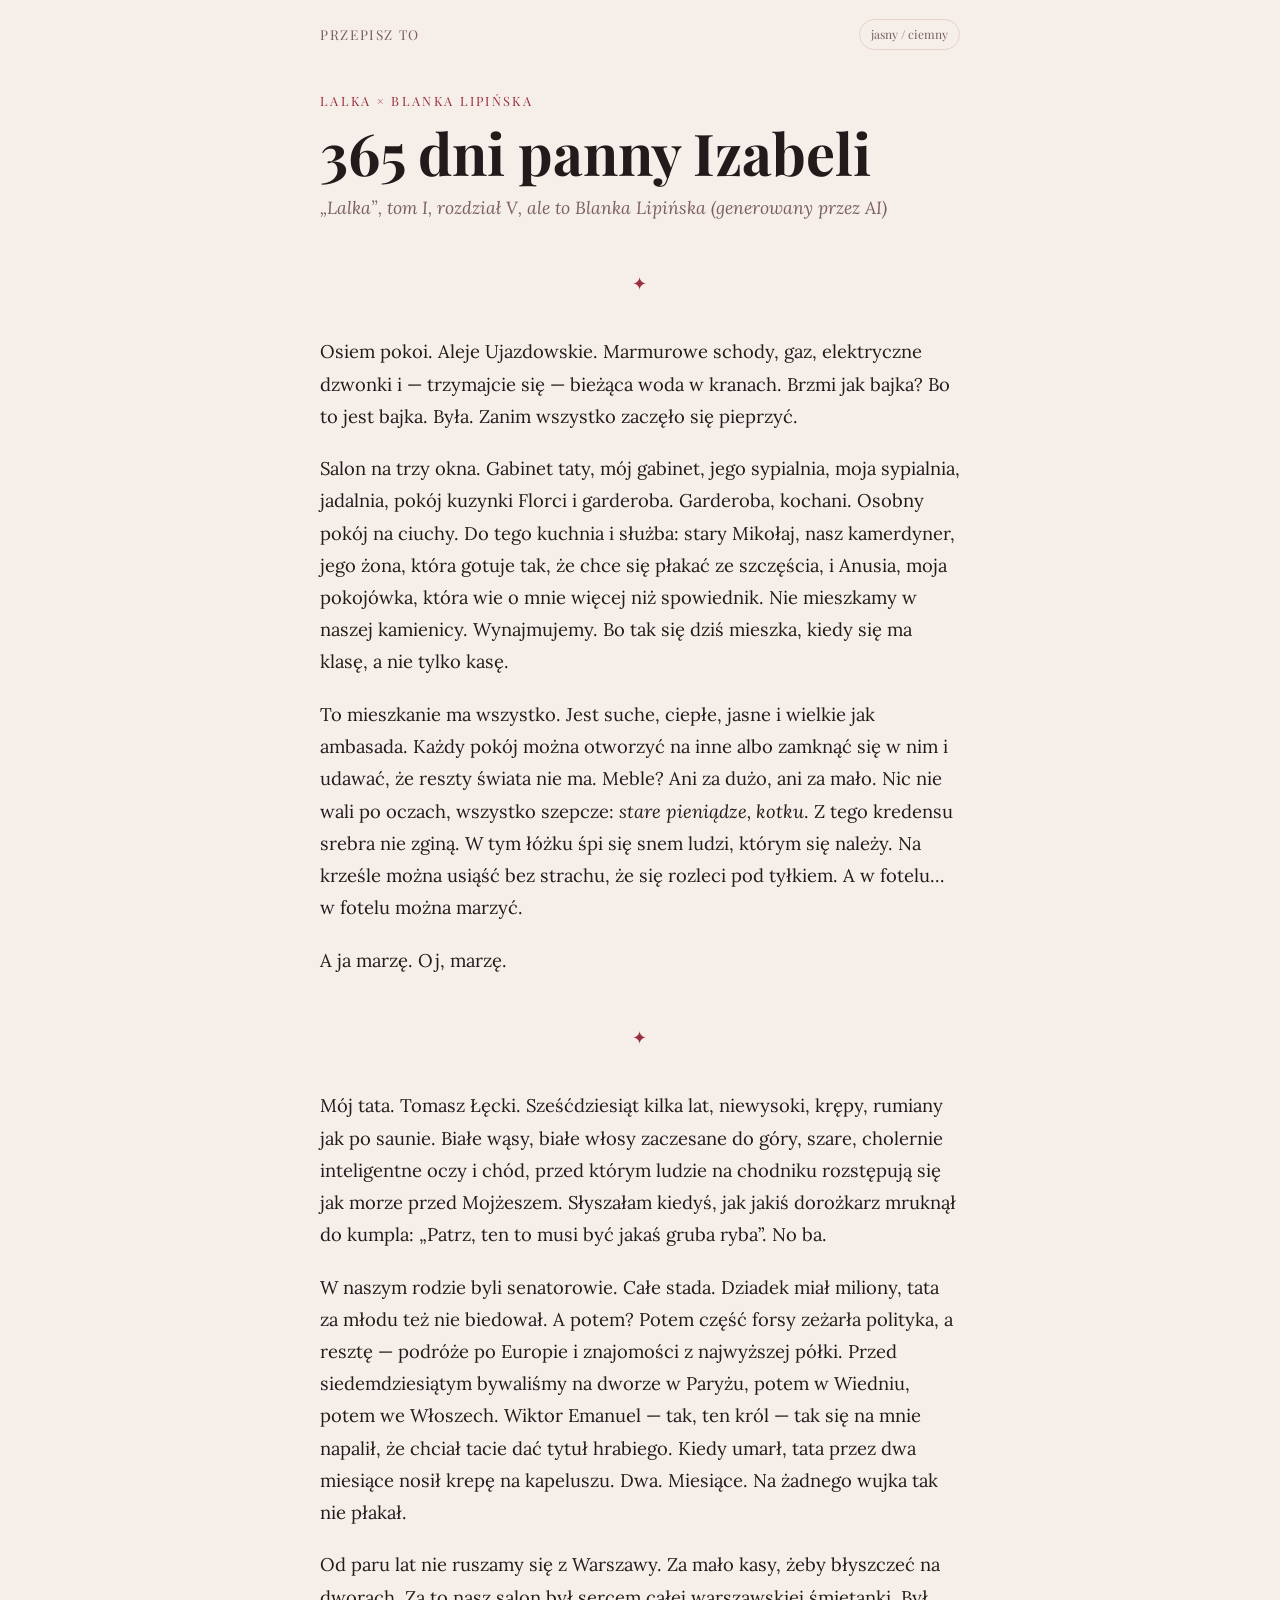
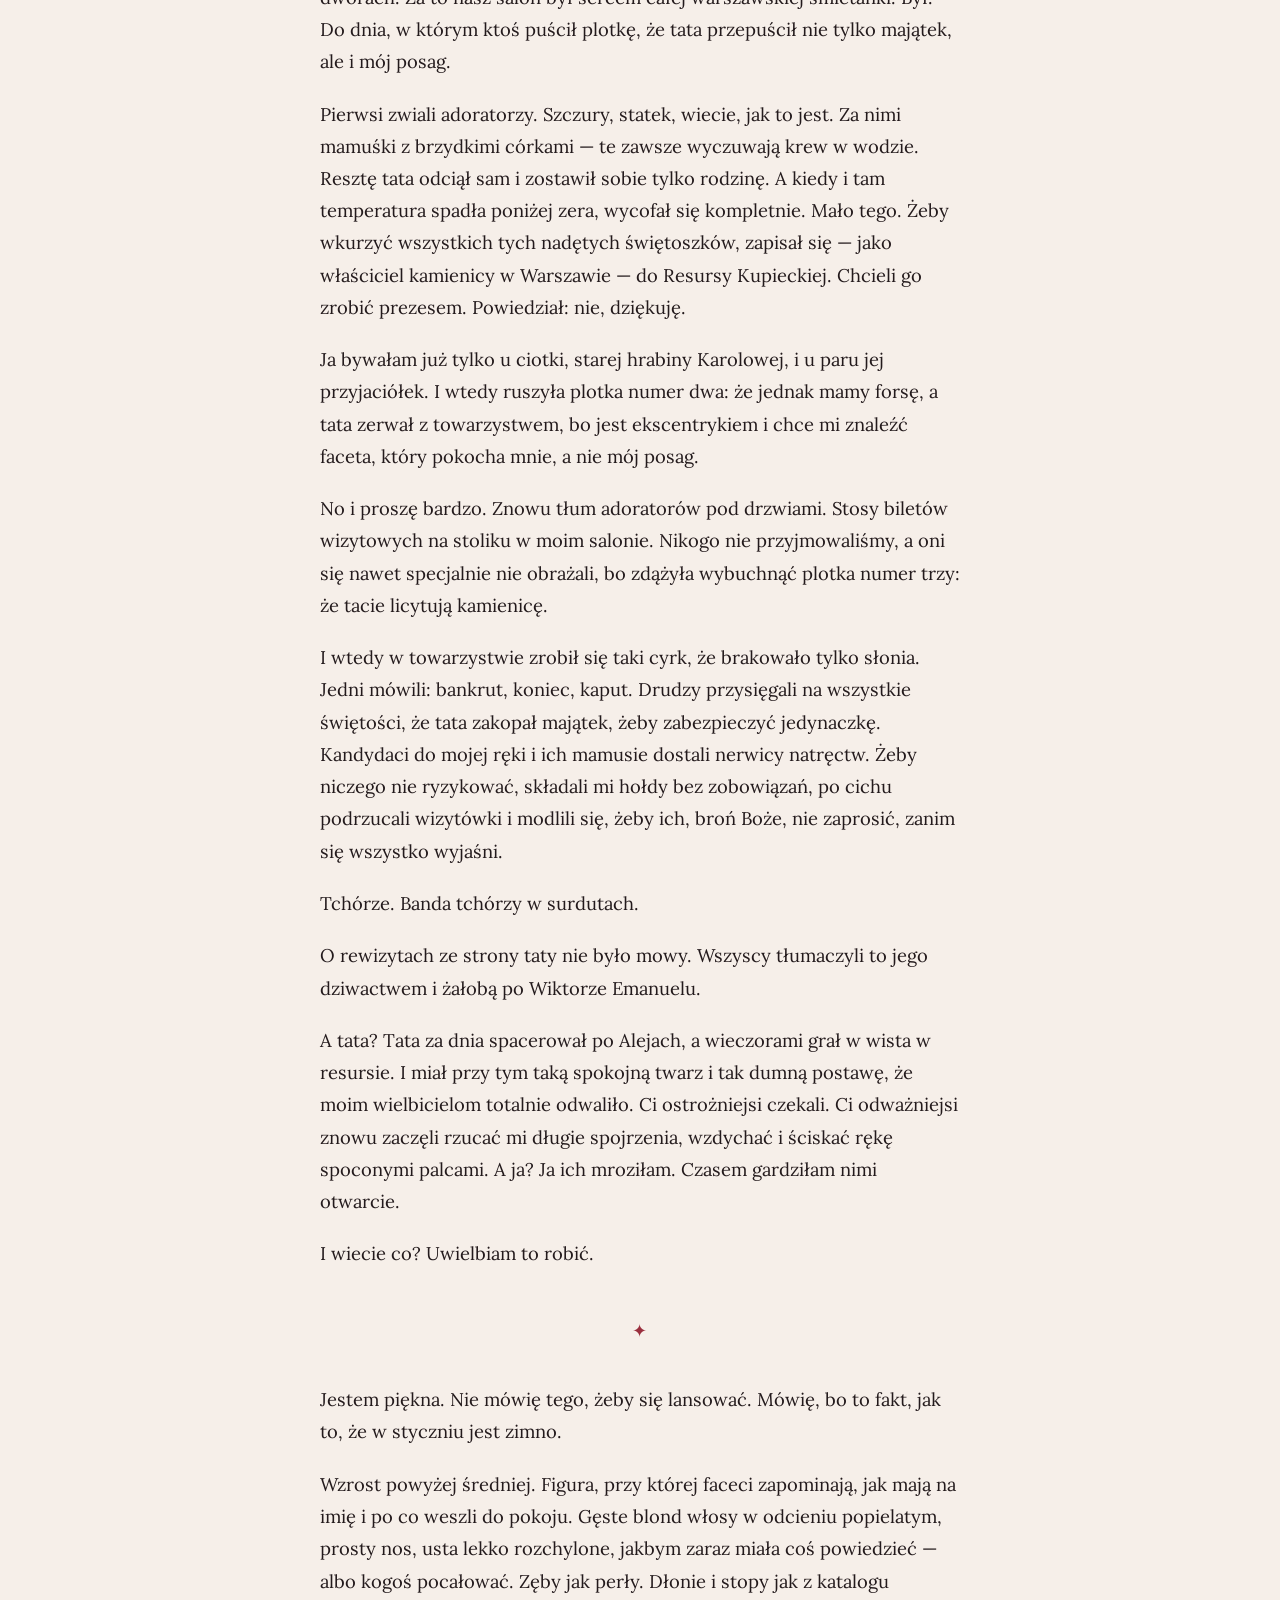
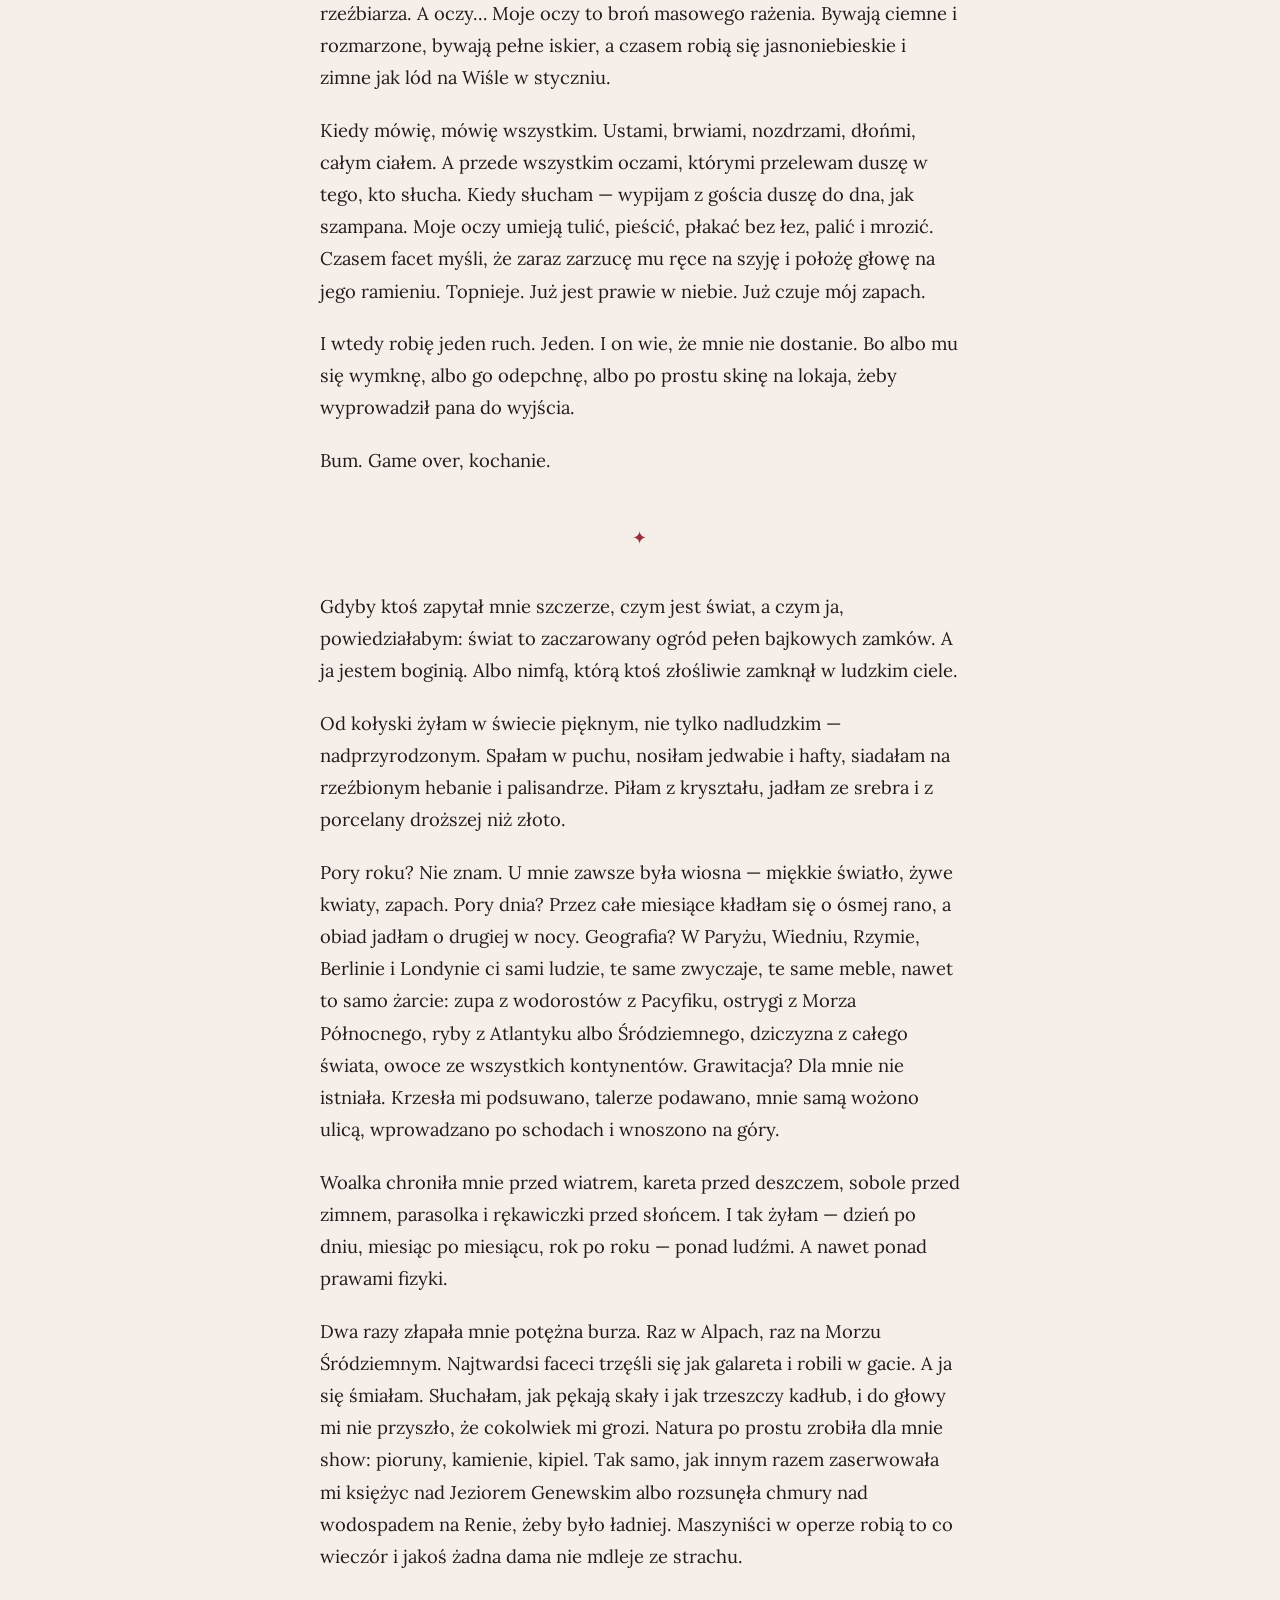
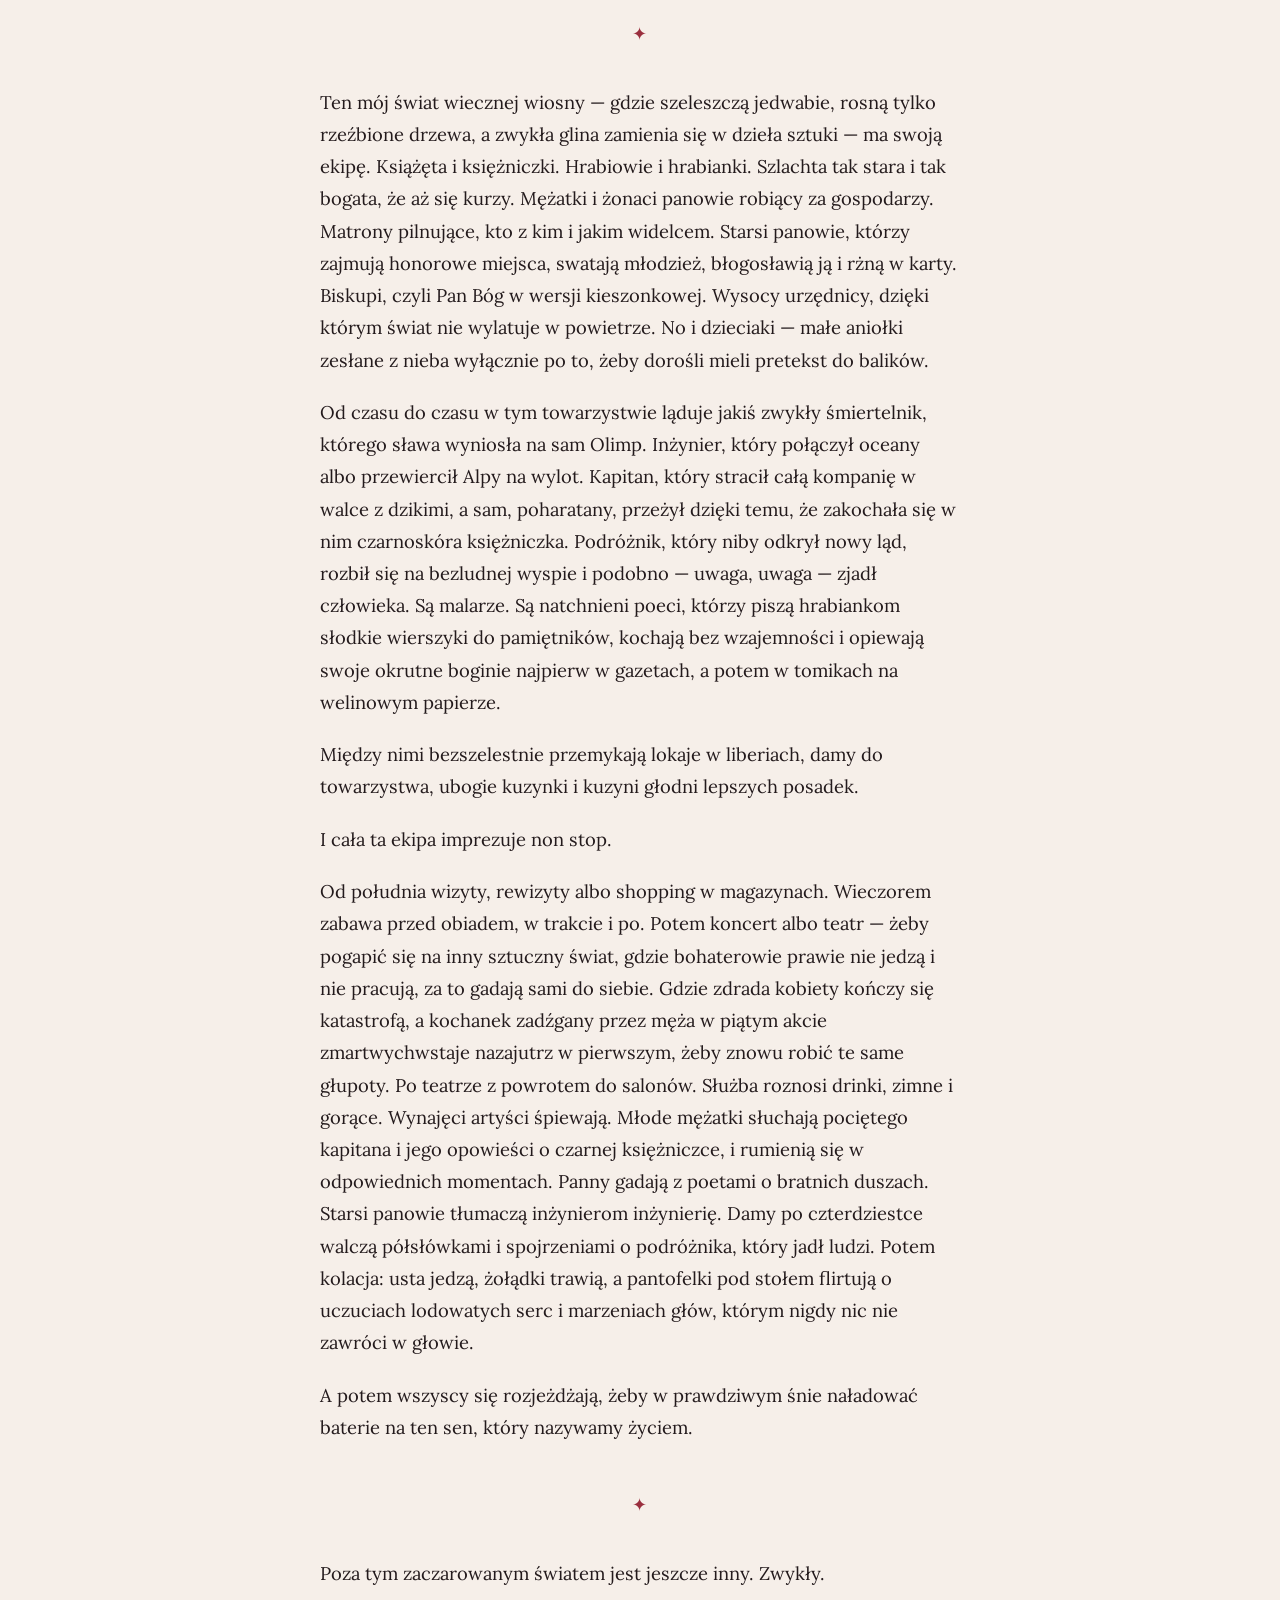
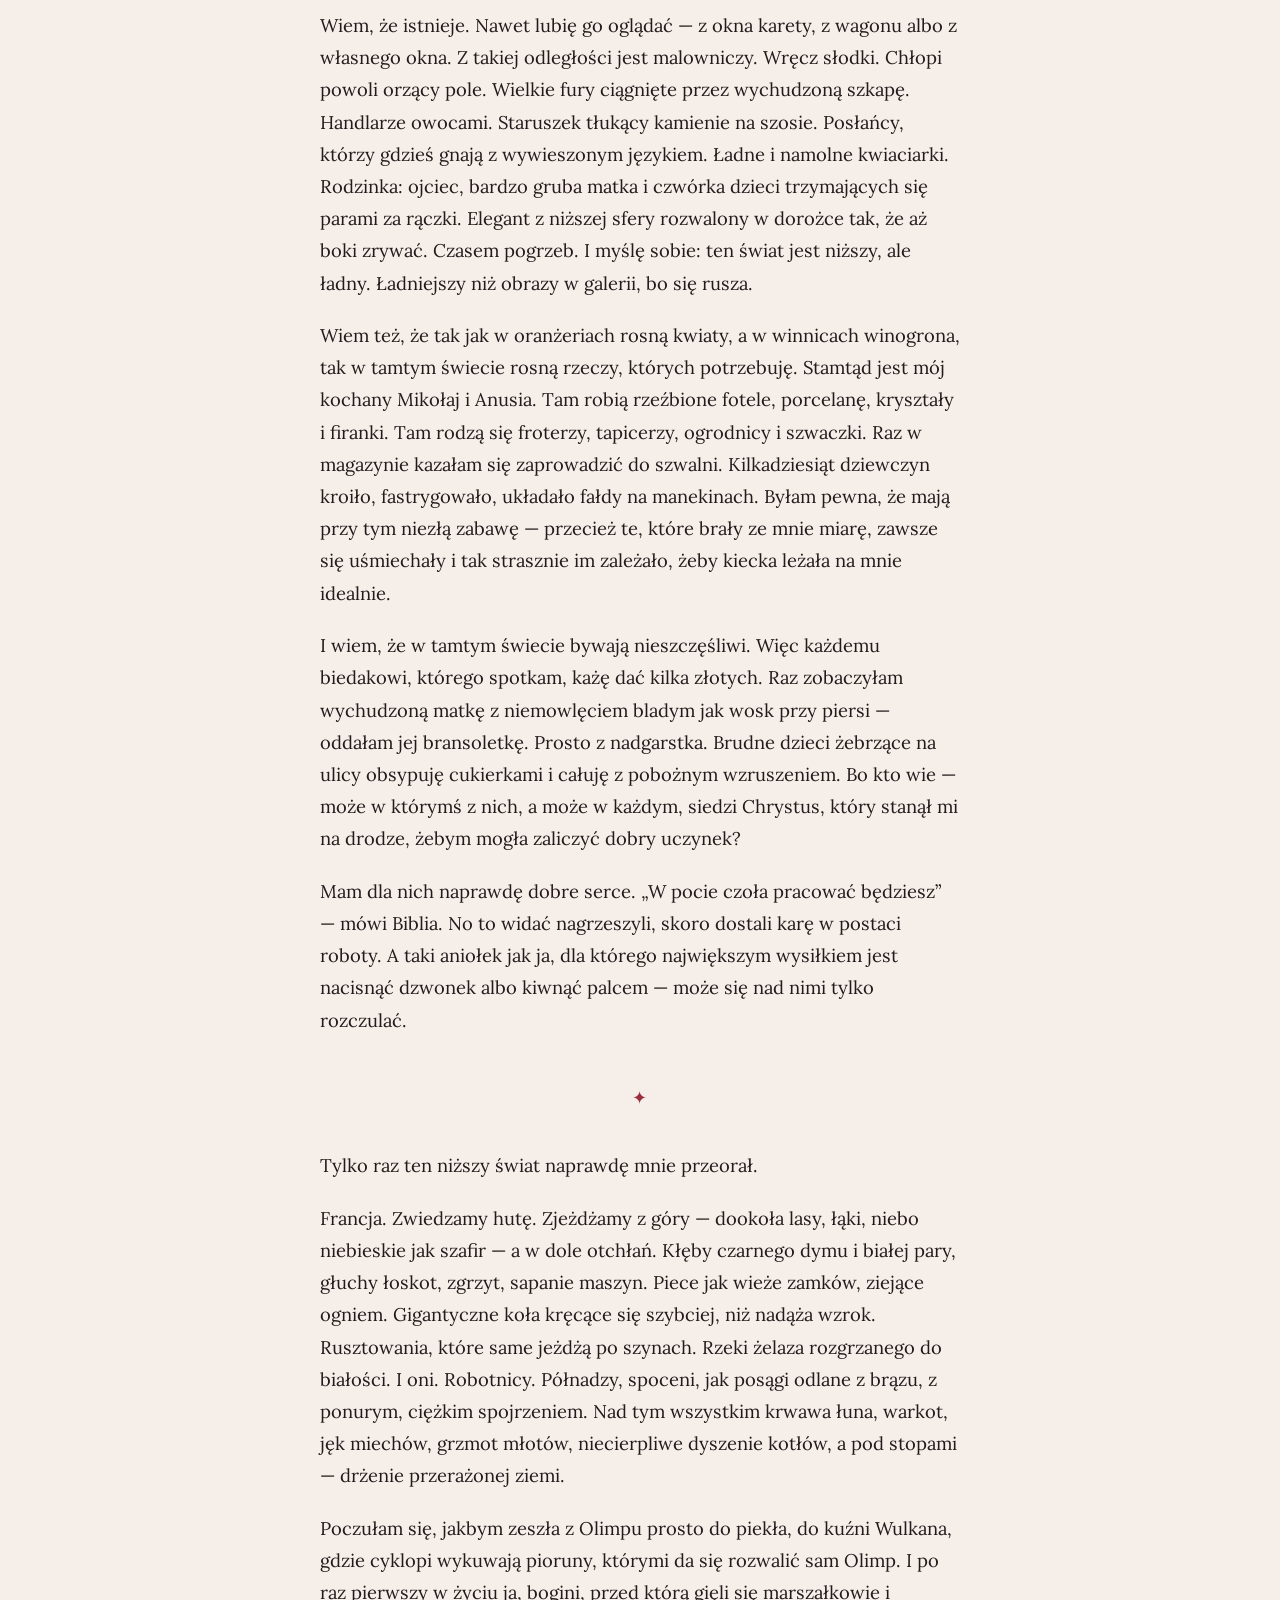
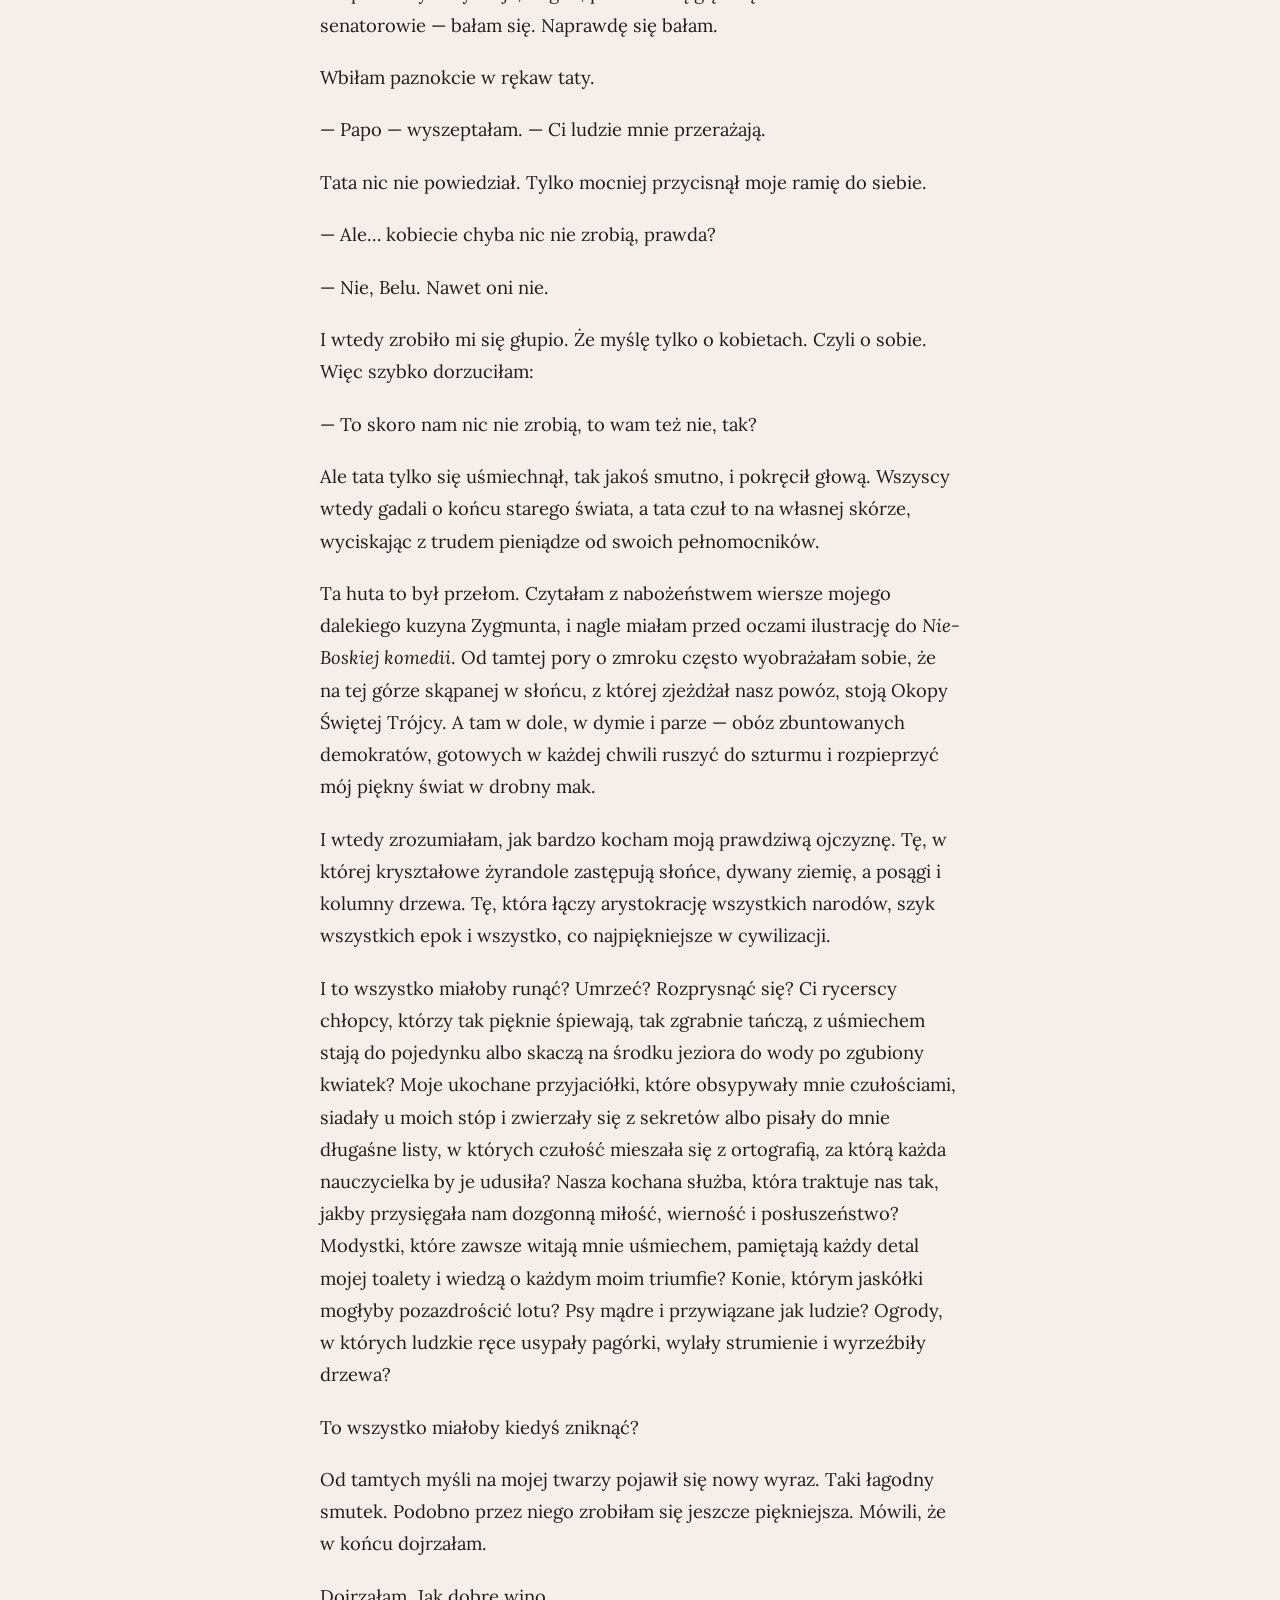
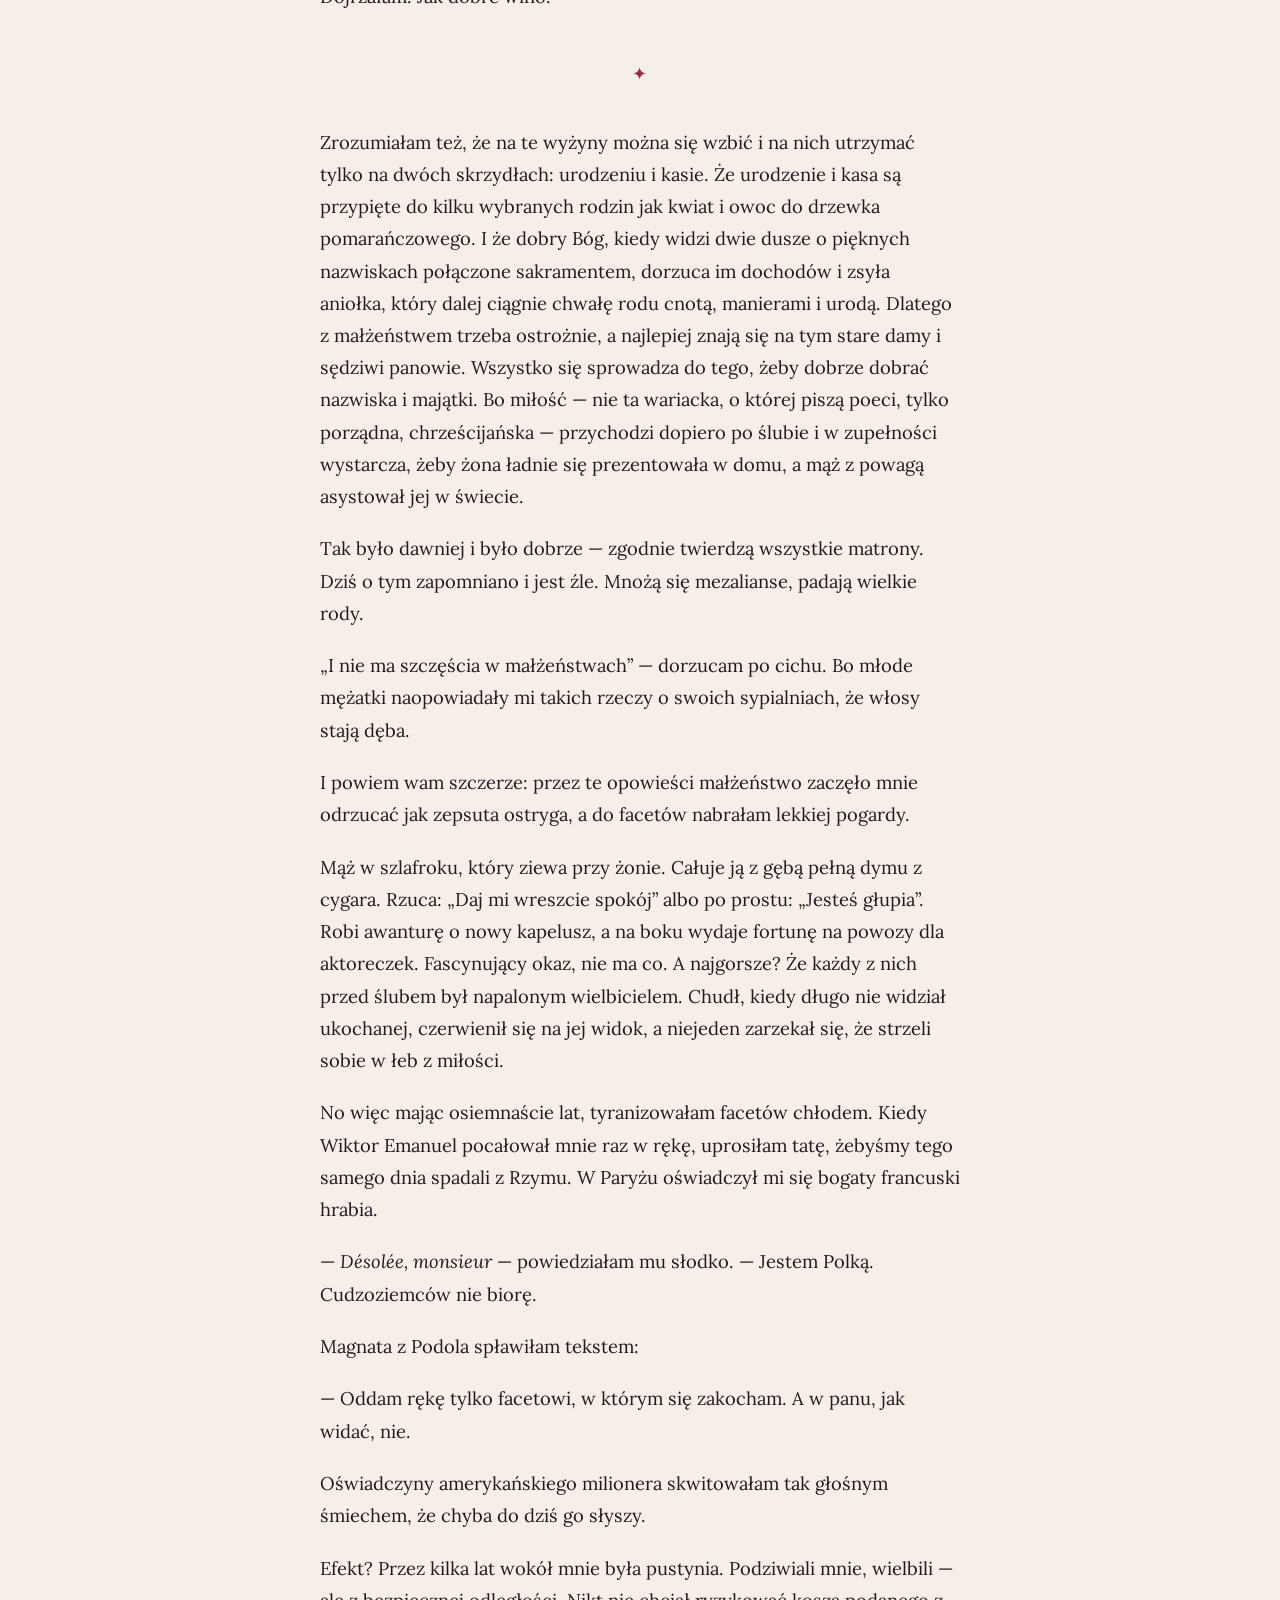
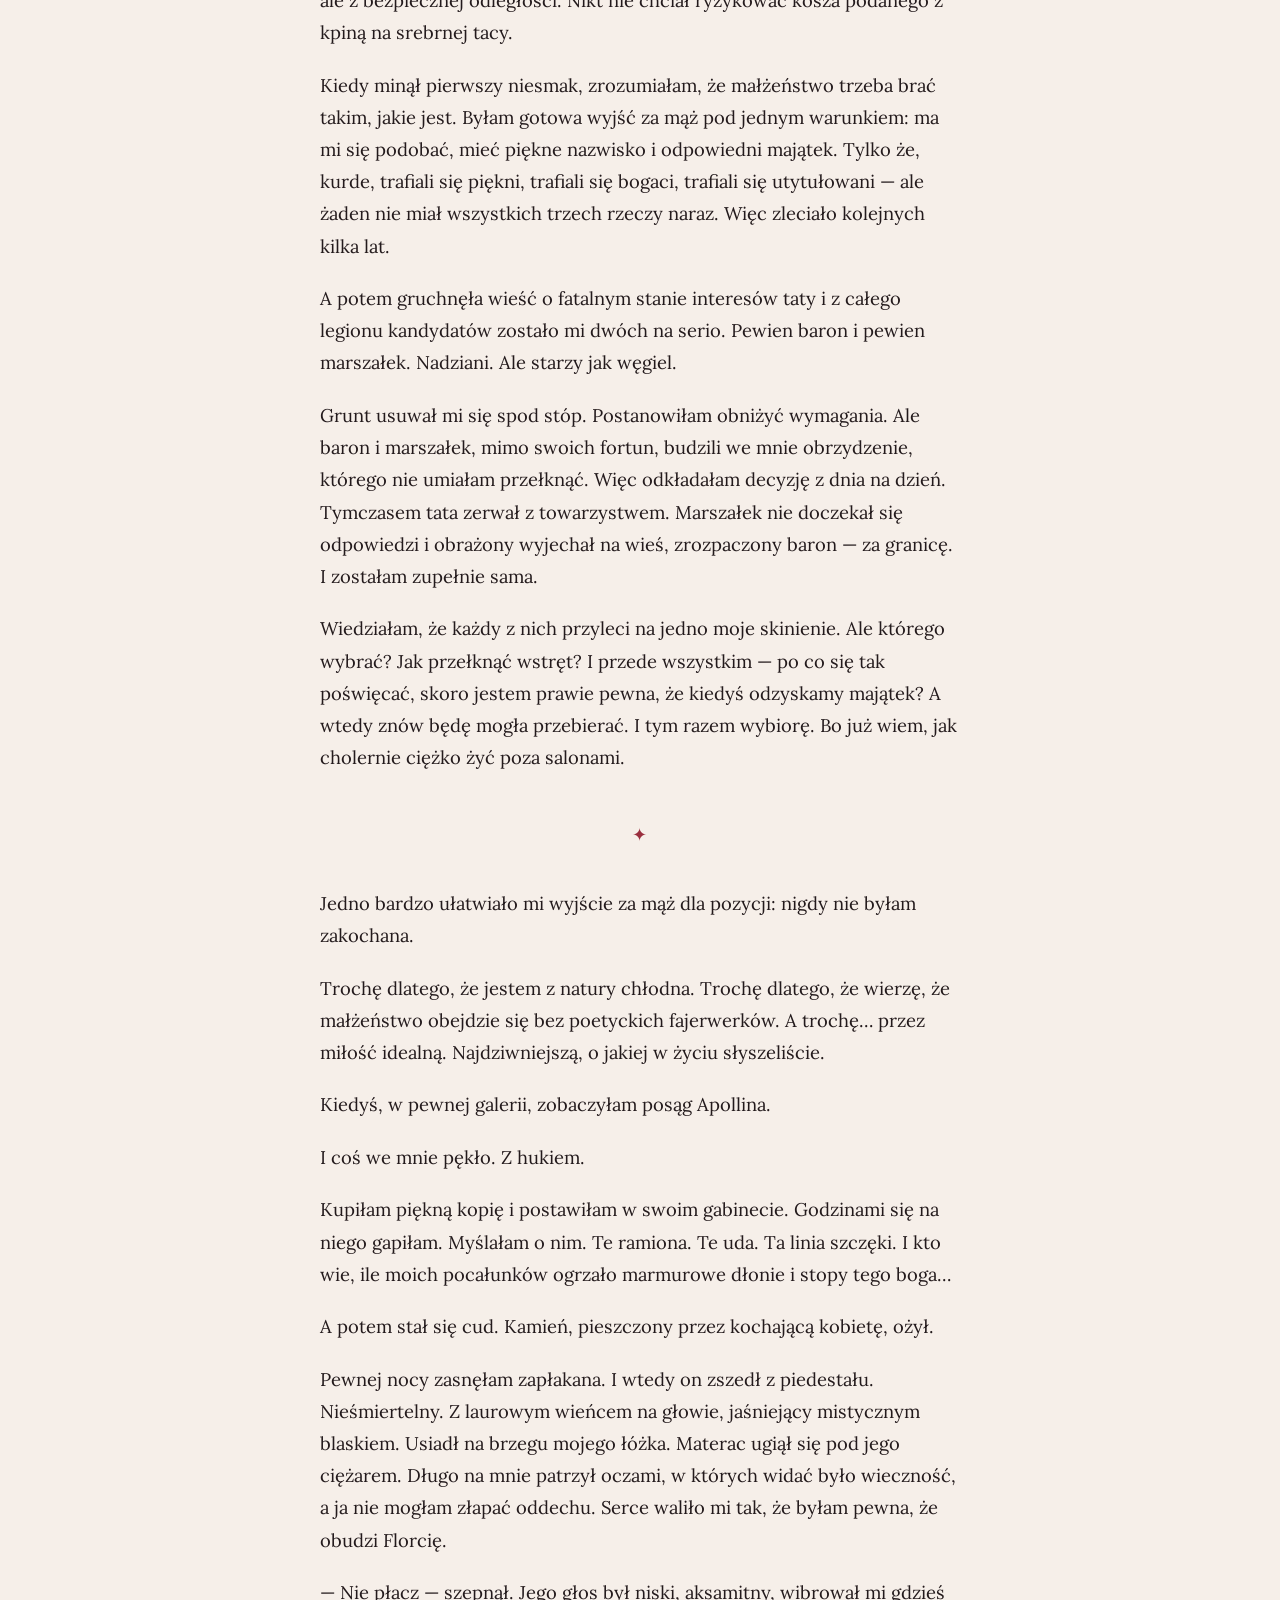
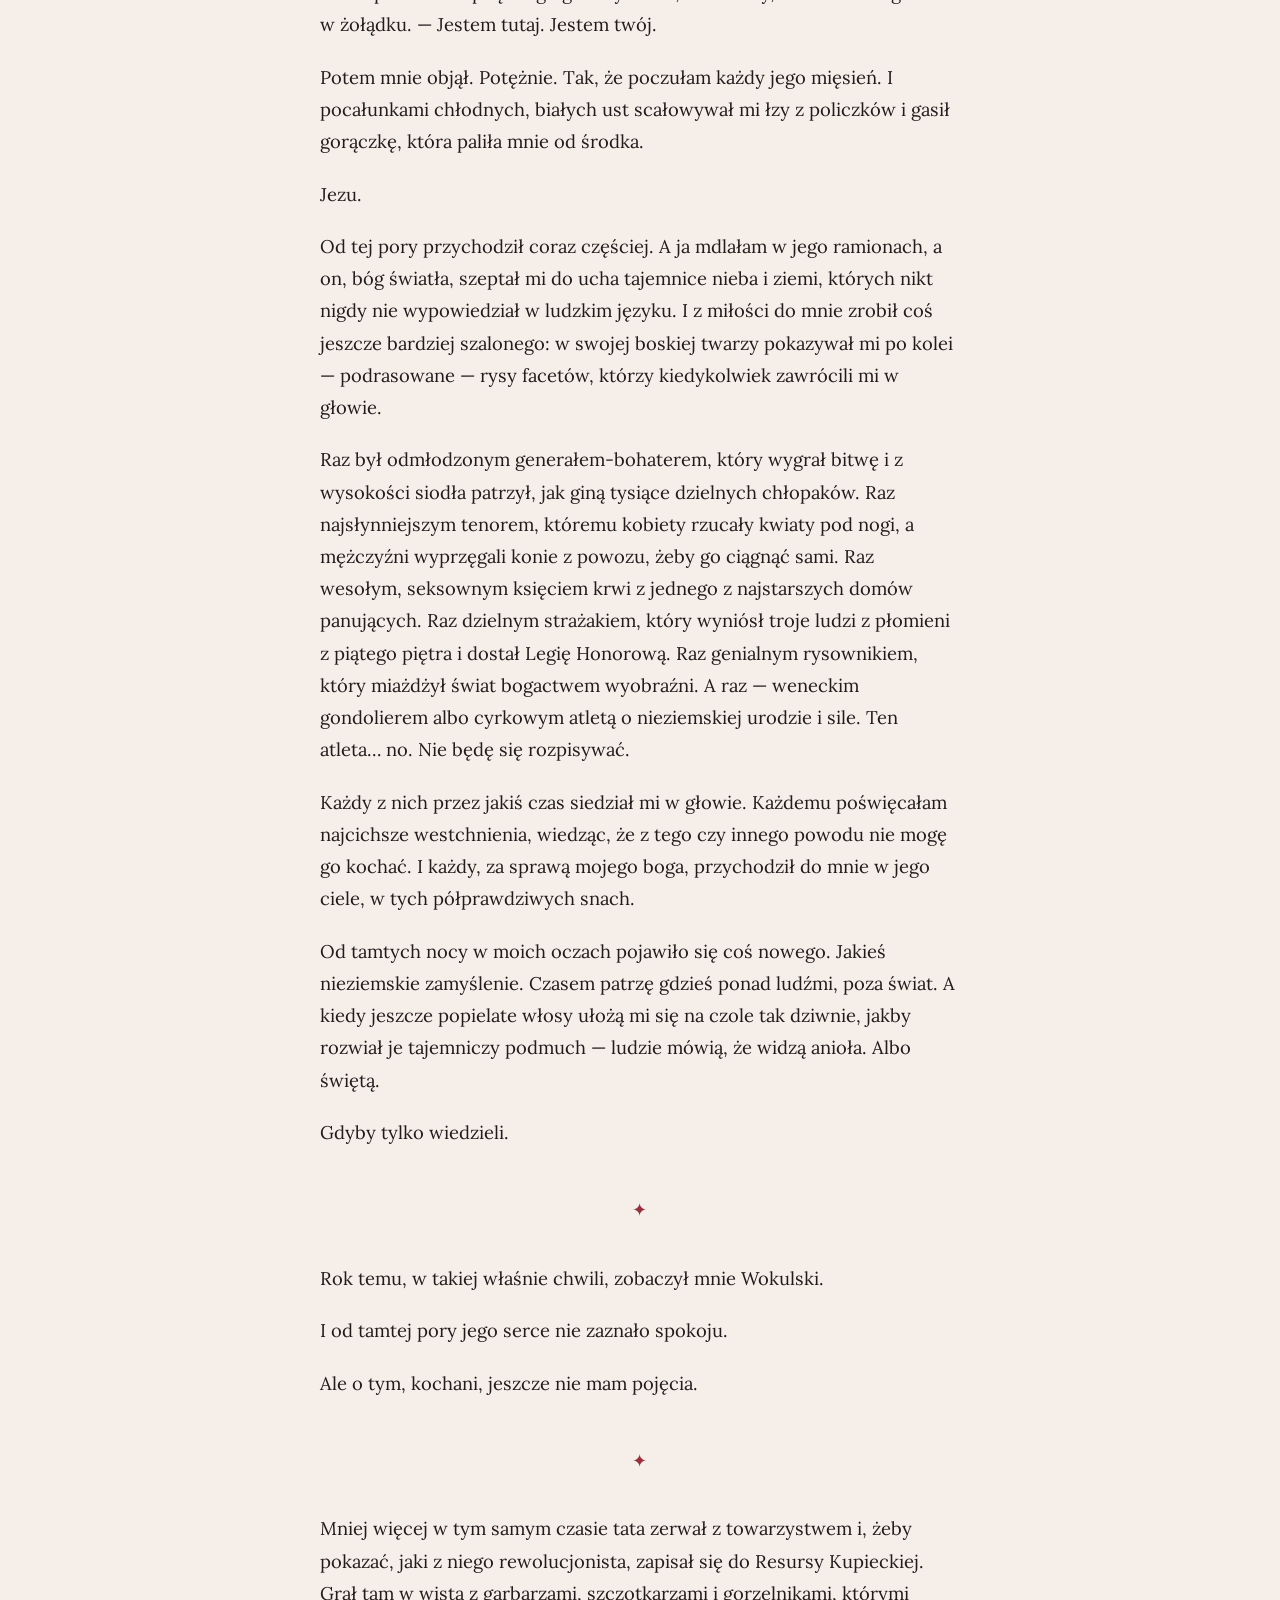
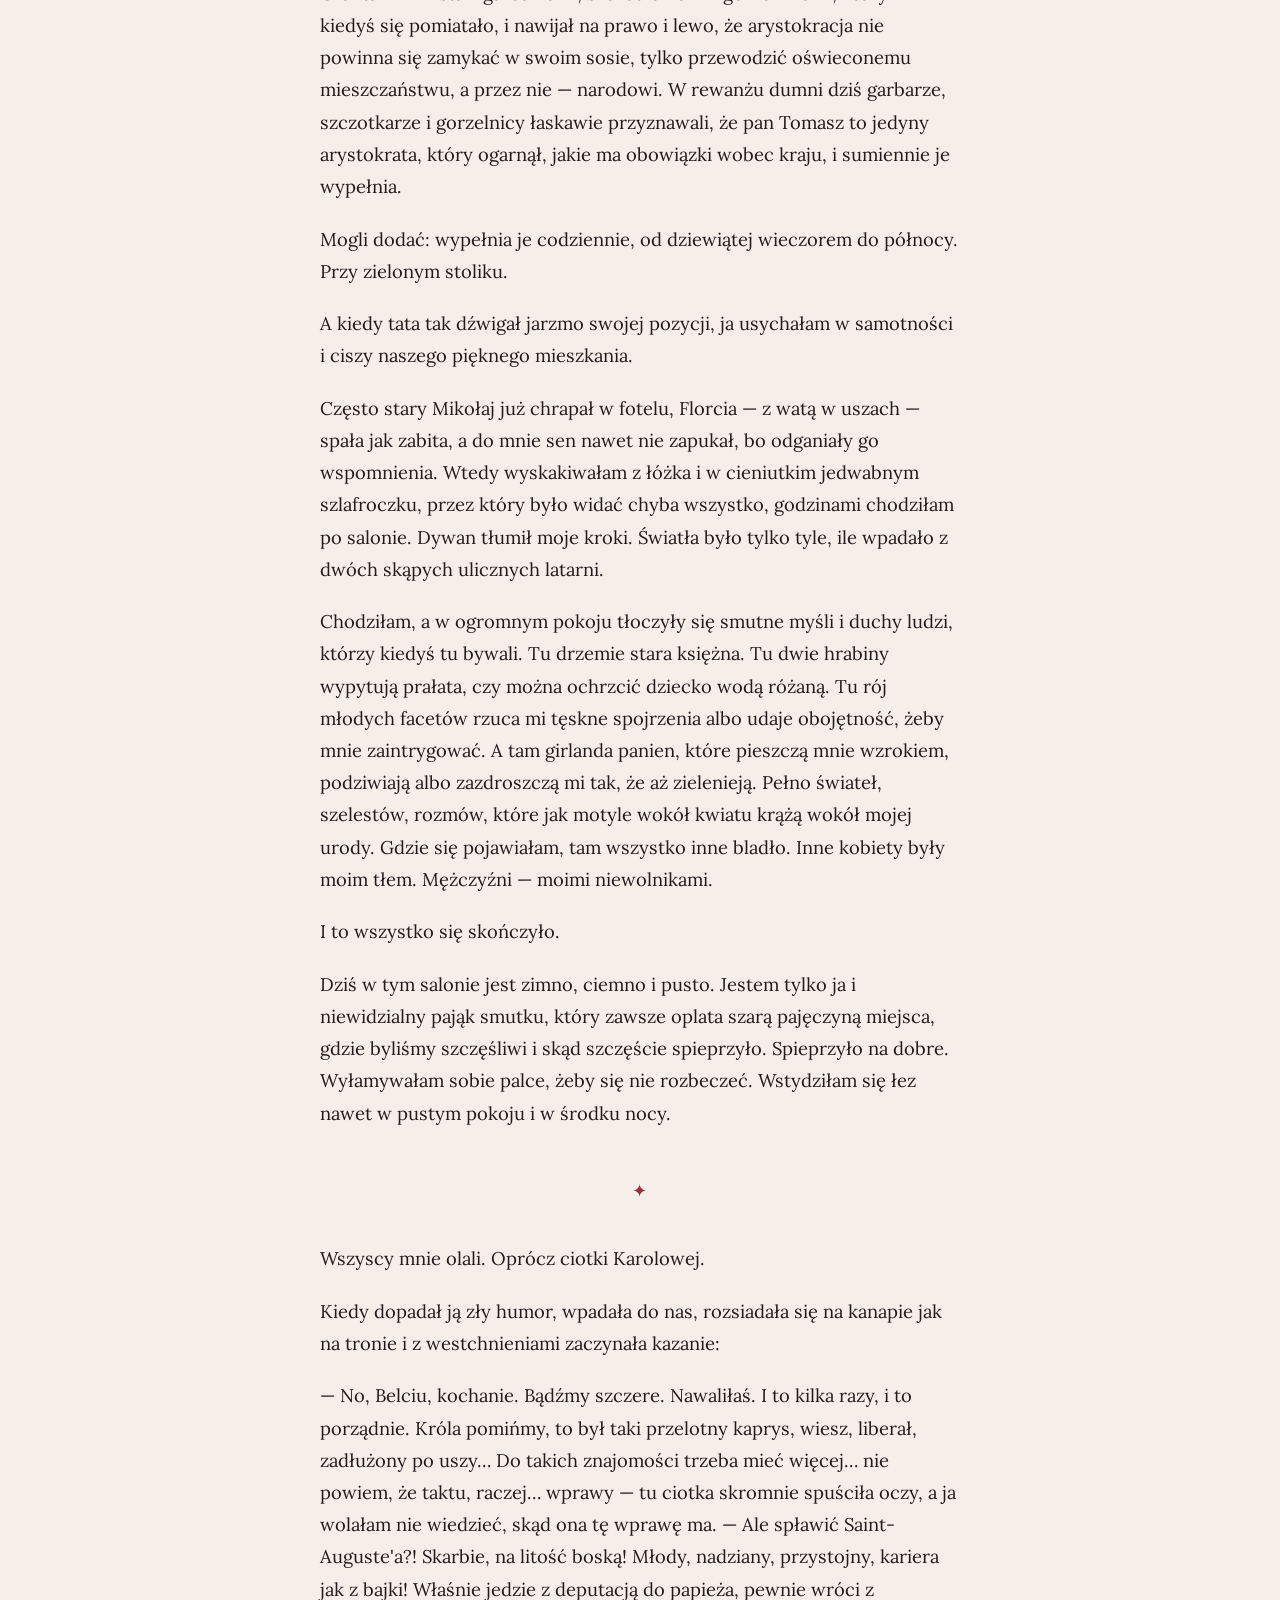
<file: lalka/02-marzenia-panny-izabeli-lipinska.html>
<!doctype html>
<html lang="pl">
<head>
<meta charset="utf-8">
<meta name="viewport" content="width=device-width, initial-scale=1">
<title>365 dni panny Izabeli — ale to Blanka Lipińska</title>
<meta name="description" content="Pastisz: Bolesław Prus, „Lalka”, tom I, rozdz. V „Demokratyzacja pana i marzenia panny z towarzystwa” w stylu: Blanka Lipińska.">
<meta property="og:title" content="365 dni panny Izabeli — ale to Blanka Lipińska">
<meta property="og:description" content="Pastisz: Bolesław Prus, „Lalka”, tom I, rozdz. V „Demokratyzacja pana i marzenia panny z towarzystwa” w stylu: Blanka Lipińska.">
<link rel="preconnect" href="https://fonts.googleapis.com">
<link rel="preconnect" href="https://fonts.gstatic.com" crossorigin>
<link href="https://fonts.googleapis.com/css2?family=Playfair+Display:ital,wght@0,500;0,700;1,500&family=Lora:ital,wght@0,400;0,600;1,400&display=swap" rel="stylesheet">
<style>
:root {
  --bg:#f6efe9; --paper:#fffaf6; --ink:#231a1c; --muted:#7a5e64; --accent:#9a2f3e; --rule:#e5d3cb;
  --head:'Playfair Display', serif; --body:'Lora', Georgia, serif;
}
@media (prefers-color-scheme: dark) {
  :root:not([data-theme="light"]) { --bg:#0d0a0b; --paper:#151012; --ink:#f1e6e2; --muted:#b49a9f; --accent:#d4a64a; --rule:#3a2a2e; }
}
:root[data-theme="dark"] { --bg:#0d0a0b; --paper:#151012; --ink:#f1e6e2; --muted:#b49a9f; --accent:#d4a64a; --rule:#3a2a2e; }
* { box-sizing: border-box; }
html { -webkit-text-size-adjust: 100%; }
body { margin:0; background:var(--bg); color:var(--ink); font-family:var(--body); font-size:1.15rem; line-height:1.75; }
.top { max-width:42rem; margin:0 auto; padding:1.2rem 16px 0; display:flex; justify-content:space-between; align-items:center; gap:1rem;
  font-family:var(--head); font-size:.85rem; letter-spacing:.12em; text-transform:uppercase; }
.top a { color:var(--muted); text-decoration:none; }
.top a:hover { color:var(--accent); }
.toggle { background:none; border:1px solid var(--rule); color:var(--muted); border-radius:999px; padding:.25rem .7rem; cursor:pointer; font:inherit; font-size:.75rem; }
main { max-width:42rem; margin:0 auto; padding:2.5rem 16px 4rem; }
.kicker { font-family:var(--head); color:var(--accent); letter-spacing:.18em; text-transform:uppercase; font-size:.8rem; margin:0 0 .6rem; }
h1 { font-family:var(--head); font-weight:700; font-size:clamp(2.2rem, 7vw, 3.6rem); line-height:1.05; margin:0 0 .8rem; text-wrap:balance; }
h3 { font-family:var(--body); font-style:italic; font-weight:400; color:var(--muted); font-size:1.1rem; margin:0 0 2.5rem; line-height:1.5; }
p { margin:0 0 1.1em; }
blockquote { margin:0 0 2.5rem; padding:1.2rem 1.4rem; border-left:3px solid var(--accent); background:var(--paper); font-style:italic; color:var(--muted); }
blockquote p:last-child { margin-bottom:0; font-style:normal; font-size:.95rem; }
hr { border:0; text-align:center; margin:2.8rem 0; height:1.5rem; }
hr::before { content:"✦"; color:var(--accent); font-size:1.1rem; letter-spacing:1.2em; padding-left:1.2em; }
a { color:var(--accent); }
em { font-style:italic; }
strong { font-weight:600; }
ol { padding-left:1.3rem; }
ol li { margin-bottom:1.4rem; }
.endnote { margin-top:3rem; padding-top:1.5rem; border-top:1px solid var(--rule); font-size:.9rem; color:var(--muted); }
.endnote p { margin:0 0 .6em; }
.back { display:inline-block; margin-top:1.5rem; font-family:var(--head); letter-spacing:.12em; text-transform:uppercase; font-size:.85rem; text-decoration:none; }

</style>
</head>
<body>
<header class="top">
  <a href="../index.html">Przepisz to</a>
  <button class="toggle" type="button" id="theme" aria-label="Zmień motyw">jasny / ciemny</button>
</header>
<main>
<p class="kicker">Lalka × Blanka Lipińska</p>
<h1>365 dni panny Izabeli</h1>
<h3><em>„Lalka”, tom I, rozdział V, ale to Blanka Lipińska (generowany przez AI)</em></h3>
<hr />
<p>Osiem pokoi. Aleje Ujazdowskie. Marmurowe schody, gaz, elektryczne dzwonki i — trzymajcie się — bieżąca woda w kranach. Brzmi jak bajka? Bo to jest bajka. Była. Zanim wszystko zaczęło się pieprzyć.</p>
<p>Salon na trzy okna. Gabinet taty, mój gabinet, jego sypialnia, moja sypialnia, jadalnia, pokój kuzynki Florci i garderoba. Garderoba, kochani. Osobny pokój na ciuchy. Do tego kuchnia i służba: stary Mikołaj, nasz kamerdyner, jego żona, która gotuje tak, że chce się płakać ze szczęścia, i Anusia, moja pokojówka, która wie o mnie więcej niż spowiednik. Nie mieszkamy w naszej kamienicy. Wynajmujemy. Bo tak się dziś mieszka, kiedy się ma klasę, a nie tylko kasę.</p>
<p>To mieszkanie ma wszystko. Jest suche, ciepłe, jasne i wielkie jak ambasada. Każdy pokój można otworzyć na inne albo zamknąć się w nim i udawać, że reszty świata nie ma. Meble? Ani za dużo, ani za mało. Nic nie wali po oczach, wszystko szepcze: <em>stare pieniądze, kotku</em>. Z tego kredensu srebra nie zginą. W tym łóżku śpi się snem ludzi, którym się należy. Na krześle można usiąść bez strachu, że się rozleci pod tyłkiem. A w fotelu… w fotelu można marzyć.</p>
<p>A ja marzę. Oj, marzę.</p>
<hr />
<p>Mój tata. Tomasz Łęcki. Sześćdziesiąt kilka lat, niewysoki, krępy, rumiany jak po saunie. Białe wąsy, białe włosy zaczesane do góry, szare, cholernie inteligentne oczy i chód, przed którym ludzie na chodniku rozstępują się jak morze przed Mojżeszem. Słyszałam kiedyś, jak jakiś dorożkarz mruknął do kumpla: „Patrz, ten to musi być jakaś gruba ryba”. No ba.</p>
<p>W naszym rodzie byli senatorowie. Całe stada. Dziadek miał miliony, tata za młodu też nie biedował. A potem? Potem część forsy zeżarła polityka, a resztę — podróże po Europie i znajomości z najwyższej półki. Przed siedemdziesiątym bywaliśmy na dworze w Paryżu, potem w Wiedniu, potem we Włoszech. Wiktor Emanuel — tak, ten król — tak się na mnie napalił, że chciał tacie dać tytuł hrabiego. Kiedy umarł, tata przez dwa miesiące nosił krepę na kapeluszu. Dwa. Miesiące. Na żadnego wujka tak nie płakał.</p>
<p>Od paru lat nie ruszamy się z Warszawy. Za mało kasy, żeby błyszczeć na dworach. Za to nasz salon był sercem całej warszawskiej śmietanki. Był. Do dnia, w którym ktoś puścił plotkę, że tata przepuścił nie tylko majątek, ale i mój posag.</p>
<p>Pierwsi zwiali adoratorzy. Szczury, statek, wiecie, jak to jest. Za nimi mamuśki z brzydkimi córkami — te zawsze wyczuwają krew w wodzie. Resztę tata odciął sam i zostawił sobie tylko rodzinę. A kiedy i tam temperatura spadła poniżej zera, wycofał się kompletnie. Mało tego. Żeby wkurzyć wszystkich tych nadętych świętoszków, zapisał się — jako właściciel kamienicy w Warszawie — do Resursy Kupieckiej. Chcieli go zrobić prezesem. Powiedział: nie, dziękuję.</p>
<p>Ja bywałam już tylko u ciotki, starej hrabiny Karolowej, i u paru jej przyjaciółek. I wtedy ruszyła plotka numer dwa: że jednak mamy forsę, a tata zerwał z towarzystwem, bo jest ekscentrykiem i chce mi znaleźć faceta, który pokocha mnie, a nie mój posag.</p>
<p>No i proszę bardzo. Znowu tłum adoratorów pod drzwiami. Stosy biletów wizytowych na stoliku w moim salonie. Nikogo nie przyjmowaliśmy, a oni się nawet specjalnie nie obrażali, bo zdążyła wybuchnąć plotka numer trzy: że tacie licytują kamienicę.</p>
<p>I wtedy w towarzystwie zrobił się taki cyrk, że brakowało tylko słonia. Jedni mówili: bankrut, koniec, kaput. Drudzy przysięgali na wszystkie świętości, że tata zakopał majątek, żeby zabezpieczyć jedynaczkę. Kandydaci do mojej ręki i ich mamusie dostali nerwicy natręctw. Żeby niczego nie ryzykować, składali mi hołdy bez zobowiązań, po cichu podrzucali wizytówki i modlili się, żeby ich, broń Boże, nie zaprosić, zanim się wszystko wyjaśni.</p>
<p>Tchórze. Banda tchórzy w surdutach.</p>
<p>O rewizytach ze strony taty nie było mowy. Wszyscy tłumaczyli to jego dziwactwem i żałobą po Wiktorze Emanuelu.</p>
<p>A tata? Tata za dnia spacerował po Alejach, a wieczorami grał w wista w resursie. I miał przy tym taką spokojną twarz i tak dumną postawę, że moim wielbicielom totalnie odwaliło. Ci ostrożniejsi czekali. Ci odważniejsi znowu zaczęli rzucać mi długie spojrzenia, wzdychać i ściskać rękę spoconymi palcami. A ja? Ja ich mroziłam. Czasem gardziłam nimi otwarcie.</p>
<p>I wiecie co? Uwielbiam to robić.</p>
<hr />
<p>Jestem piękna. Nie mówię tego, żeby się lansować. Mówię, bo to fakt, jak to, że w styczniu jest zimno.</p>
<p>Wzrost powyżej średniej. Figura, przy której faceci zapominają, jak mają na imię i po co weszli do pokoju. Gęste blond włosy w odcieniu popielatym, prosty nos, usta lekko rozchylone, jakbym zaraz miała coś powiedzieć — albo kogoś pocałować. Zęby jak perły. Dłonie i stopy jak z katalogu rzeźbiarza. A oczy… Moje oczy to broń masowego rażenia. Bywają ciemne i rozmarzone, bywają pełne iskier, a czasem robią się jasnoniebieskie i zimne jak lód na Wiśle w styczniu.</p>
<p>Kiedy mówię, mówię wszystkim. Ustami, brwiami, nozdrzami, dłońmi, całym ciałem. A przede wszystkim oczami, którymi przelewam duszę w tego, kto słucha. Kiedy słucham — wypijam z gościa duszę do dna, jak szampana. Moje oczy umieją tulić, pieścić, płakać bez łez, palić i mrozić. Czasem facet myśli, że zaraz zarzucę mu ręce na szyję i położę głowę na jego ramieniu. Topnieje. Już jest prawie w niebie. Już czuje mój zapach.</p>
<p>I wtedy robię jeden ruch. Jeden. I on wie, że mnie nie dostanie. Bo albo mu się wymknę, albo go odepchnę, albo po prostu skinę na lokaja, żeby wyprowadził pana do wyjścia.</p>
<p>Bum. Game over, kochanie.</p>
<hr />
<p>Gdyby ktoś zapytał mnie szczerze, czym jest świat, a czym ja, powiedziałabym: świat to zaczarowany ogród pełen bajkowych zamków. A ja jestem boginią. Albo nimfą, którą ktoś złośliwie zamknął w ludzkim ciele.</p>
<p>Od kołyski żyłam w świecie pięknym, nie tylko nadludzkim — nadprzyrodzonym. Spałam w puchu, nosiłam jedwabie i hafty, siadałam na rzeźbionym hebanie i palisandrze. Piłam z kryształu, jadłam ze srebra i z porcelany droższej niż złoto.</p>
<p>Pory roku? Nie znam. U mnie zawsze była wiosna — miękkie światło, żywe kwiaty, zapach. Pory dnia? Przez całe miesiące kładłam się o ósmej rano, a obiad jadłam o drugiej w nocy. Geografia? W Paryżu, Wiedniu, Rzymie, Berlinie i Londynie ci sami ludzie, te same zwyczaje, te same meble, nawet to samo żarcie: zupa z wodorostów z Pacyfiku, ostrygi z Morza Północnego, ryby z Atlantyku albo Śródziemnego, dziczyzna z całego świata, owoce ze wszystkich kontynentów. Grawitacja? Dla mnie nie istniała. Krzesła mi podsuwano, talerze podawano, mnie samą wożono ulicą, wprowadzano po schodach i wnoszono na góry.</p>
<p>Woalka chroniła mnie przed wiatrem, kareta przed deszczem, sobole przed zimnem, parasolka i rękawiczki przed słońcem. I tak żyłam — dzień po dniu, miesiąc po miesiącu, rok po roku — ponad ludźmi. A nawet ponad prawami fizyki.</p>
<p>Dwa razy złapała mnie potężna burza. Raz w Alpach, raz na Morzu Śródziemnym. Najtwardsi faceci trzęśli się jak galareta i robili w gacie. A ja się śmiałam. Słuchałam, jak pękają skały i jak trzeszczy kadłub, i do głowy mi nie przyszło, że cokolwiek mi grozi. Natura po prostu zrobiła dla mnie show: pioruny, kamienie, kipiel. Tak samo, jak innym razem zaserwowała mi księżyc nad Jeziorem Genewskim albo rozsunęła chmury nad wodospadem na Renie, żeby było ładniej. Maszyniści w operze robią to co wieczór i jakoś żadna dama nie mdleje ze strachu.</p>
<hr />
<p>Ten mój świat wiecznej wiosny — gdzie szeleszczą jedwabie, rosną tylko rzeźbione drzewa, a zwykła glina zamienia się w dzieła sztuki — ma swoją ekipę. Książęta i księżniczki. Hrabiowie i hrabianki. Szlachta tak stara i tak bogata, że aż się kurzy. Mężatki i żonaci panowie robiący za gospodarzy. Matrony pilnujące, kto z kim i jakim widelcem. Starsi panowie, którzy zajmują honorowe miejsca, swatają młodzież, błogosławią ją i rżną w karty. Biskupi, czyli Pan Bóg w wersji kieszonkowej. Wysocy urzędnicy, dzięki którym świat nie wylatuje w powietrze. No i dzieciaki — małe aniołki zesłane z nieba wyłącznie po to, żeby dorośli mieli pretekst do balików.</p>
<p>Od czasu do czasu w tym towarzystwie ląduje jakiś zwykły śmiertelnik, którego sława wyniosła na sam Olimp. Inżynier, który połączył oceany albo przewiercił Alpy na wylot. Kapitan, który stracił całą kompanię w walce z dzikimi, a sam, poharatany, przeżył dzięki temu, że zakochała się w nim czarnoskóra księżniczka. Podróżnik, który niby odkrył nowy ląd, rozbił się na bezludnej wyspie i podobno — uwaga, uwaga — zjadł człowieka. Są malarze. Są natchnieni poeci, którzy piszą hrabiankom słodkie wierszyki do pamiętników, kochają bez wzajemności i opiewają swoje okrutne boginie najpierw w gazetach, a potem w tomikach na welinowym papierze.</p>
<p>Między nimi bezszelestnie przemykają lokaje w liberiach, damy do towarzystwa, ubogie kuzynki i kuzyni głodni lepszych posadek.</p>
<p>I cała ta ekipa imprezuje non stop.</p>
<p>Od południa wizyty, rewizyty albo shopping w magazynach. Wieczorem zabawa przed obiadem, w trakcie i po. Potem koncert albo teatr — żeby pogapić się na inny sztuczny świat, gdzie bohaterowie prawie nie jedzą i nie pracują, za to gadają sami do siebie. Gdzie zdrada kobiety kończy się katastrofą, a kochanek zadźgany przez męża w piątym akcie zmartwychwstaje nazajutrz w pierwszym, żeby znowu robić te same głupoty. Po teatrze z powrotem do salonów. Służba roznosi drinki, zimne i gorące. Wynajęci artyści śpiewają. Młode mężatki słuchają pociętego kapitana i jego opowieści o czarnej księżniczce, i rumienią się w odpowiednich momentach. Panny gadają z poetami o bratnich duszach. Starsi panowie tłumaczą inżynierom inżynierię. Damy po czterdziestce walczą półsłówkami i spojrzeniami o podróżnika, który jadł ludzi. Potem kolacja: usta jedzą, żołądki trawią, a pantofelki pod stołem flirtują o uczuciach lodowatych serc i marzeniach głów, którym nigdy nic nie zawróci w głowie.</p>
<p>A potem wszyscy się rozjeżdżają, żeby w prawdziwym śnie naładować baterie na ten sen, który nazywamy życiem.</p>
<hr />
<p>Poza tym zaczarowanym światem jest jeszcze inny. Zwykły.</p>
<p>Wiem, że istnieje. Nawet lubię go oglądać — z okna karety, z wagonu albo z własnego okna. Z takiej odległości jest malowniczy. Wręcz słodki. Chłopi powoli orzący pole. Wielkie fury ciągnięte przez wychudzoną szkapę. Handlarze owocami. Staruszek tłukący kamienie na szosie. Posłańcy, którzy gdzieś gnają z wywieszonym językiem. Ładne i namolne kwiaciarki. Rodzinka: ojciec, bardzo gruba matka i czwórka dzieci trzymających się parami za rączki. Elegant z niższej sfery rozwalony w dorożce tak, że aż boki zrywać. Czasem pogrzeb. I myślę sobie: ten świat jest niższy, ale ładny. Ładniejszy niż obrazy w galerii, bo się rusza.</p>
<p>Wiem też, że tak jak w oranżeriach rosną kwiaty, a w winnicach winogrona, tak w tamtym świecie rosną rzeczy, których potrzebuję. Stamtąd jest mój kochany Mikołaj i Anusia. Tam robią rzeźbione fotele, porcelanę, kryształy i firanki. Tam rodzą się froterzy, tapicerzy, ogrodnicy i szwaczki. Raz w magazynie kazałam się zaprowadzić do szwalni. Kilkadziesiąt dziewczyn kroiło, fastrygowało, układało fałdy na manekinach. Byłam pewna, że mają przy tym niezłą zabawę — przecież te, które brały ze mnie miarę, zawsze się uśmiechały i tak strasznie im zależało, żeby kiecka leżała na mnie idealnie.</p>
<p>I wiem, że w tamtym świecie bywają nieszczęśliwi. Więc każdemu biedakowi, którego spotkam, każę dać kilka złotych. Raz zobaczyłam wychudzoną matkę z niemowlęciem bladym jak wosk przy piersi — oddałam jej bransoletkę. Prosto z nadgarstka. Brudne dzieci żebrzące na ulicy obsypuję cukierkami i całuję z pobożnym wzruszeniem. Bo kto wie — może w którymś z nich, a może w każdym, siedzi Chrystus, który stanął mi na drodze, żebym mogła zaliczyć dobry uczynek?</p>
<p>Mam dla nich naprawdę dobre serce. „W pocie czoła pracować będziesz” — mówi Biblia. No to widać nagrzeszyli, skoro dostali karę w postaci roboty. A taki aniołek jak ja, dla którego największym wysiłkiem jest nacisnąć dzwonek albo kiwnąć palcem — może się nad nimi tylko rozczulać.</p>
<hr />
<p>Tylko raz ten niższy świat naprawdę mnie przeorał.</p>
<p>Francja. Zwiedzamy hutę. Zjeżdżamy z góry — dookoła lasy, łąki, niebo niebieskie jak szafir — a w dole otchłań. Kłęby czarnego dymu i białej pary, głuchy łoskot, zgrzyt, sapanie maszyn. Piece jak wieże zamków, ziejące ogniem. Gigantyczne koła kręcące się szybciej, niż nadąża wzrok. Rusztowania, które same jeżdżą po szynach. Rzeki żelaza rozgrzanego do białości. I oni. Robotnicy. Półnadzy, spoceni, jak posągi odlane z brązu, z ponurym, ciężkim spojrzeniem. Nad tym wszystkim krwawa łuna, warkot, jęk miechów, grzmot młotów, niecierpliwe dyszenie kotłów, a pod stopami — drżenie przerażonej ziemi.</p>
<p>Poczułam się, jakbym zeszła z Olimpu prosto do piekła, do kuźni Wulkana, gdzie cyklopi wykuwają pioruny, którymi da się rozwalić sam Olimp. I po raz pierwszy w życiu ja, bogini, przed którą gięli się marszałkowie i senatorowie — bałam się. Naprawdę się bałam.</p>
<p>Wbiłam paznokcie w rękaw taty.</p>
<p>— Papo — wyszeptałam. — Ci ludzie mnie przerażają.</p>
<p>Tata nic nie powiedział. Tylko mocniej przycisnął moje ramię do siebie.</p>
<p>— Ale… kobiecie chyba nic nie zrobią, prawda?</p>
<p>— Nie, Belu. Nawet oni nie.</p>
<p>I wtedy zrobiło mi się głupio. Że myślę tylko o kobietach. Czyli o sobie. Więc szybko dorzuciłam:</p>
<p>— To skoro nam nic nie zrobią, to wam też nie, tak?</p>
<p>Ale tata tylko się uśmiechnął, tak jakoś smutno, i pokręcił głową. Wszyscy wtedy gadali o końcu starego świata, a tata czuł to na własnej skórze, wyciskając z trudem pieniądze od swoich pełnomocników.</p>
<p>Ta huta to był przełom. Czytałam z nabożeństwem wiersze mojego dalekiego kuzyna Zygmunta, i nagle miałam przed oczami ilustrację do <em>Nie-Boskiej komedii</em>. Od tamtej pory o zmroku często wyobrażałam sobie, że na tej górze skąpanej w słońcu, z której zjeżdżał nasz powóz, stoją Okopy Świętej Trójcy. A tam w dole, w dymie i parze — obóz zbuntowanych demokratów, gotowych w każdej chwili ruszyć do szturmu i rozpieprzyć mój piękny świat w drobny mak.</p>
<p>I wtedy zrozumiałam, jak bardzo kocham moją prawdziwą ojczyznę. Tę, w której kryształowe żyrandole zastępują słońce, dywany ziemię, a posągi i kolumny drzewa. Tę, która łączy arystokrację wszystkich narodów, szyk wszystkich epok i wszystko, co najpiękniejsze w cywilizacji.</p>
<p>I to wszystko miałoby runąć? Umrzeć? Rozprysnąć się? Ci rycerscy chłopcy, którzy tak pięknie śpiewają, tak zgrabnie tańczą, z uśmiechem stają do pojedynku albo skaczą na środku jeziora do wody po zgubiony kwiatek? Moje ukochane przyjaciółki, które obsypywały mnie czułościami, siadały u moich stóp i zwierzały się z sekretów albo pisały do mnie długaśne listy, w których czułość mieszała się z ortografią, za którą każda nauczycielka by je udusiła? Nasza kochana służba, która traktuje nas tak, jakby przysięgała nam dozgonną miłość, wierność i posłuszeństwo? Modystki, które zawsze witają mnie uśmiechem, pamiętają każdy detal mojej toalety i wiedzą o każdym moim triumfie? Konie, którym jaskółki mogłyby pozazdrościć lotu? Psy mądre i przywiązane jak ludzie? Ogrody, w których ludzkie ręce usypały pagórki, wylały strumienie i wyrzeźbiły drzewa?</p>
<p>To wszystko miałoby kiedyś zniknąć?</p>
<p>Od tamtych myśli na mojej twarzy pojawił się nowy wyraz. Taki łagodny smutek. Podobno przez niego zrobiłam się jeszcze piękniejsza. Mówili, że w końcu dojrzałam.</p>
<p>Dojrzałam. Jak dobre wino.</p>
<hr />
<p>Zrozumiałam też, że na te wyżyny można się wzbić i na nich utrzymać tylko na dwóch skrzydłach: urodzeniu i kasie. Że urodzenie i kasa są przypięte do kilku wybranych rodzin jak kwiat i owoc do drzewka pomarańczowego. I że dobry Bóg, kiedy widzi dwie dusze o pięknych nazwiskach połączone sakramentem, dorzuca im dochodów i zsyła aniołka, który dalej ciągnie chwałę rodu cnotą, manierami i urodą. Dlatego z małżeństwem trzeba ostrożnie, a najlepiej znają się na tym stare damy i sędziwi panowie. Wszystko się sprowadza do tego, żeby dobrze dobrać nazwiska i majątki. Bo miłość — nie ta wariacka, o której piszą poeci, tylko porządna, chrześcijańska — przychodzi dopiero po ślubie i w zupełności wystarcza, żeby żona ładnie się prezentowała w domu, a mąż z powagą asystował jej w świecie.</p>
<p>Tak było dawniej i było dobrze — zgodnie twierdzą wszystkie matrony. Dziś o tym zapomniano i jest źle. Mnożą się mezalianse, padają wielkie rody.</p>
<p>„I nie ma szczęścia w małżeństwach” — dorzucam po cichu. Bo młode mężatki naopowiadały mi takich rzeczy o swoich sypialniach, że włosy stają dęba.</p>
<p>I powiem wam szczerze: przez te opowieści małżeństwo zaczęło mnie odrzucać jak zepsuta ostryga, a do facetów nabrałam lekkiej pogardy.</p>
<p>Mąż w szlafroku, który ziewa przy żonie. Całuje ją z gębą pełną dymu z cygara. Rzuca: „Daj mi wreszcie spokój” albo po prostu: „Jesteś głupia”. Robi awanturę o nowy kapelusz, a na boku wydaje fortunę na powozy dla aktoreczek. Fascynujący okaz, nie ma co. A najgorsze? Że każdy z nich przed ślubem był napalonym wielbicielem. Chudł, kiedy długo nie widział ukochanej, czerwienił się na jej widok, a niejeden zarzekał się, że strzeli sobie w łeb z miłości.</p>
<p>No więc mając osiemnaście lat, tyranizowałam facetów chłodem. Kiedy Wiktor Emanuel pocałował mnie raz w rękę, uprosiłam tatę, żebyśmy tego samego dnia spadali z Rzymu. W Paryżu oświadczył mi się bogaty francuski hrabia.</p>
<p>— <em>Désolée, monsieur</em> — powiedziałam mu słodko. — Jestem Polką. Cudzoziemców nie biorę.</p>
<p>Magnata z Podola spławiłam tekstem:</p>
<p>— Oddam rękę tylko facetowi, w którym się zakocham. A w panu, jak widać, nie.</p>
<p>Oświadczyny amerykańskiego milionera skwitowałam tak głośnym śmiechem, że chyba do dziś go słyszy.</p>
<p>Efekt? Przez kilka lat wokół mnie była pustynia. Podziwiali mnie, wielbili — ale z bezpiecznej odległości. Nikt nie chciał ryzykować kosza podanego z kpiną na srebrnej tacy.</p>
<p>Kiedy minął pierwszy niesmak, zrozumiałam, że małżeństwo trzeba brać takim, jakie jest. Byłam gotowa wyjść za mąż pod jednym warunkiem: ma mi się podobać, mieć piękne nazwisko i odpowiedni majątek. Tylko że, kurde, trafiali się piękni, trafiali się bogaci, trafiali się utytułowani — ale żaden nie miał wszystkich trzech rzeczy naraz. Więc zleciało kolejnych kilka lat.</p>
<p>A potem gruchnęła wieść o fatalnym stanie interesów taty i z całego legionu kandydatów zostało mi dwóch na serio. Pewien baron i pewien marszałek. Nadziani. Ale starzy jak węgiel.</p>
<p>Grunt usuwał mi się spod stóp. Postanowiłam obniżyć wymagania. Ale baron i marszałek, mimo swoich fortun, budzili we mnie obrzydzenie, którego nie umiałam przełknąć. Więc odkładałam decyzję z dnia na dzień. Tymczasem tata zerwał z towarzystwem. Marszałek nie doczekał się odpowiedzi i obrażony wyjechał na wieś, zrozpaczony baron — za granicę. I zostałam zupełnie sama.</p>
<p>Wiedziałam, że każdy z nich przyleci na jedno moje skinienie. Ale którego wybrać? Jak przełknąć wstręt? I przede wszystkim — po co się tak poświęcać, skoro jestem prawie pewna, że kiedyś odzyskamy majątek? A wtedy znów będę mogła przebierać. I tym razem wybiorę. Bo już wiem, jak cholernie ciężko żyć poza salonami.</p>
<hr />
<p>Jedno bardzo ułatwiało mi wyjście za mąż dla pozycji: nigdy nie byłam zakochana.</p>
<p>Trochę dlatego, że jestem z natury chłodna. Trochę dlatego, że wierzę, że małżeństwo obejdzie się bez poetyckich fajerwerków. A trochę… przez miłość idealną. Najdziwniejszą, o jakiej w życiu słyszeliście.</p>
<p>Kiedyś, w pewnej galerii, zobaczyłam posąg Apollina.</p>
<p>I coś we mnie pękło. Z hukiem.</p>
<p>Kupiłam piękną kopię i postawiłam w swoim gabinecie. Godzinami się na niego gapiłam. Myślałam o nim. Te ramiona. Te uda. Ta linia szczęki. I kto wie, ile moich pocałunków ogrzało marmurowe dłonie i stopy tego boga…</p>
<p>A potem stał się cud. Kamień, pieszczony przez kochającą kobietę, ożył.</p>
<p>Pewnej nocy zasnęłam zapłakana. I wtedy on zszedł z piedestału. Nieśmiertelny. Z laurowym wieńcem na głowie, jaśniejący mistycznym blaskiem. Usiadł na brzegu mojego łóżka. Materac ugiął się pod jego ciężarem. Długo na mnie patrzył oczami, w których widać było wieczność, a ja nie mogłam złapać oddechu. Serce waliło mi tak, że byłam pewna, że obudzi Florcię.</p>
<p>— Nie płacz — szepnął. Jego głos był niski, aksamitny, wibrował mi gdzieś w żołądku. — Jestem tutaj. Jestem twój.</p>
<p>Potem mnie objął. Potężnie. Tak, że poczułam każdy jego mięsień. I pocałunkami chłodnych, białych ust scałowywał mi łzy z policzków i gasił gorączkę, która paliła mnie od środka.</p>
<p>Jezu.</p>
<p>Od tej pory przychodził coraz częściej. A ja mdlałam w jego ramionach, a on, bóg światła, szeptał mi do ucha tajemnice nieba i ziemi, których nikt nigdy nie wypowiedział w ludzkim języku. I z miłości do mnie zrobił coś jeszcze bardziej szalonego: w swojej boskiej twarzy pokazywał mi po kolei — podrasowane — rysy facetów, którzy kiedykolwiek zawrócili mi w głowie.</p>
<p>Raz był odmłodzonym generałem-bohaterem, który wygrał bitwę i z wysokości siodła patrzył, jak giną tysiące dzielnych chłopaków. Raz najsłynniejszym tenorem, któremu kobiety rzucały kwiaty pod nogi, a mężczyźni wyprzęgali konie z powozu, żeby go ciągnąć sami. Raz wesołym, seksownym księciem krwi z jednego z najstarszych domów panujących. Raz dzielnym strażakiem, który wyniósł troje ludzi z płomieni z piątego piętra i dostał Legię Honorową. Raz genialnym rysownikiem, który miażdżył świat bogactwem wyobraźni. A raz — weneckim gondolierem albo cyrkowym atletą o nieziemskiej urodzie i sile. Ten atleta… no. Nie będę się rozpisywać.</p>
<p>Każdy z nich przez jakiś czas siedział mi w głowie. Każdemu poświęcałam najcichsze westchnienia, wiedząc, że z tego czy innego powodu nie mogę go kochać. I każdy, za sprawą mojego boga, przychodził do mnie w jego ciele, w tych półprawdziwych snach.</p>
<p>Od tamtych nocy w moich oczach pojawiło się coś nowego. Jakieś nieziemskie zamyślenie. Czasem patrzę gdzieś ponad ludźmi, poza świat. A kiedy jeszcze popielate włosy ułożą mi się na czole tak dziwnie, jakby rozwiał je tajemniczy podmuch — ludzie mówią, że widzą anioła. Albo świętą.</p>
<p>Gdyby tylko wiedzieli.</p>
<hr />
<p>Rok temu, w takiej właśnie chwili, zobaczył mnie Wokulski.</p>
<p>I od tamtej pory jego serce nie zaznało spokoju.</p>
<p>Ale o tym, kochani, jeszcze nie mam pojęcia.</p>
<hr />
<p>Mniej więcej w tym samym czasie tata zerwał z towarzystwem i, żeby pokazać, jaki z niego rewolucjonista, zapisał się do Resursy Kupieckiej. Grał tam w wista z garbarzami, szczotkarzami i gorzelnikami, którymi kiedyś się pomiatało, i nawijał na prawo i lewo, że arystokracja nie powinna się zamykać w swoim sosie, tylko przewodzić oświeconemu mieszczaństwu, a przez nie — narodowi. W rewanżu dumni dziś garbarze, szczotkarze i gorzelnicy łaskawie przyznawali, że pan Tomasz to jedyny arystokrata, który ogarnął, jakie ma obowiązki wobec kraju, i sumiennie je wypełnia.</p>
<p>Mogli dodać: wypełnia je codziennie, od dziewiątej wieczorem do północy. Przy zielonym stoliku.</p>
<p>A kiedy tata tak dźwigał jarzmo swojej pozycji, ja usychałam w samotności i ciszy naszego pięknego mieszkania.</p>
<p>Często stary Mikołaj już chrapał w fotelu, Florcia — z watą w uszach — spała jak zabita, a do mnie sen nawet nie zapukał, bo odganiały go wspomnienia. Wtedy wyskakiwałam z łóżka i w cieniutkim jedwabnym szlafroczku, przez który było widać chyba wszystko, godzinami chodziłam po salonie. Dywan tłumił moje kroki. Światła było tylko tyle, ile wpadało z dwóch skąpych ulicznych latarni.</p>
<p>Chodziłam, a w ogromnym pokoju tłoczyły się smutne myśli i duchy ludzi, którzy kiedyś tu bywali. Tu drzemie stara księżna. Tu dwie hrabiny wypytują prałata, czy można ochrzcić dziecko wodą różaną. Tu rój młodych facetów rzuca mi tęskne spojrzenia albo udaje obojętność, żeby mnie zaintrygować. A tam girlanda panien, które pieszczą mnie wzrokiem, podziwiają albo zazdroszczą mi tak, że aż zielenieją. Pełno świateł, szelestów, rozmów, które jak motyle wokół kwiatu krążą wokół mojej urody. Gdzie się pojawiałam, tam wszystko inne bladło. Inne kobiety były moim tłem. Mężczyźni — moimi niewolnikami.</p>
<p>I to wszystko się skończyło.</p>
<p>Dziś w tym salonie jest zimno, ciemno i pusto. Jestem tylko ja i niewidzialny pająk smutku, który zawsze oplata szarą pajęczyną miejsca, gdzie byliśmy szczęśliwi i skąd szczęście spieprzyło. Spieprzyło na dobre. Wyłamywałam sobie palce, żeby się nie rozbeczeć. Wstydziłam się łez nawet w pustym pokoju i w środku nocy.</p>
<hr />
<p>Wszyscy mnie olali. Oprócz ciotki Karolowej.</p>
<p>Kiedy dopadał ją zły humor, wpadała do nas, rozsiadała się na kanapie jak na tronie i z westchnieniami zaczynała kazanie:</p>
<p>— No, Belciu, kochanie. Bądźmy szczere. Nawaliłaś. I to kilka razy, i to porządnie. Króla pomińmy, to był taki przelotny kaprys, wiesz, liberał, zadłużony po uszy… Do takich znajomości trzeba mieć więcej… nie powiem, że taktu, raczej… wprawy — tu ciotka skromnie spuściła oczy, a ja wolałam nie wiedzieć, skąd ona tę wprawę ma. — Ale spławić Saint-Auguste'a?! Skarbie, na litość boską! Młody, nadziany, przystojny, kariera jak z bajki! Właśnie jedzie z deputacją do papieża, pewnie wróci z błogosławieństwem dla całego rodu, a hrabia Chambord mówi do niego <em>cher cousin</em>… Ach, Boże, Boże!</p>
<p>— Ciociu, błagam. Na rozpaczanie nad Saint-Auguste'em jest już trochę za późno.</p>
<p>— Przecież nie chcę ci dokładać, dziecko. Dostaniesz i tak w kość, bardziej niż myślisz. Wiesz, że ojciec przepuścił wszystko? Nawet resztę twojego posagu?</p>
<p>— No i co ja mam z tym niby zrobić?</p>
<p>— Właśnie ty jedna możesz coś z tym zrobić. I powinnaś — powiedziała z naciskiem, wbijając we mnie wzrok. — Marszałek to nie Adonis, zgoda. Ale… Gdyby obowiązki były łatwe, nikt by za nie nie dawał medali. A poza tym, mój Boże, kto ci zabroni mieć gdzieś głęboko w sercu jakiś ideał, o którym myślisz, kiedy jest ciężko? I powiem ci jeszcze jedno, kochanie: piękna kobieta ze starym mężem to wcale nie najgorszy układ. Wszyscy się nią interesują, wszyscy o niej gadają, wszyscy podziwiają jej poświęcenie. A stary mąż — tu ciotka zniżyła głos — jest dużo mniej wymagający niż mąż w kwiecie wieku…</p>
<p>Słyszeliście to? Moja ciotka. Hrabina. Właśnie zaproponowała mi starego męża i młody ideał w sercu. W pakiecie.</p>
<p>— Ciociu, proszę cię…</p>
<p>— Tylko bez histerii, Belciu! Nie masz szesnastu lat, czas spojrzeć prawdzie w oczy. Nie możesz z powodu jakiegoś widzimisię puścić z torbami ojca, Florci i całej waszej służby. I pomyśl, ile dobrego mogłabyś zrobić z tym swoim złotym serduszkiem, mając w rękach porządny majątek.</p>
<p>— Ciociu, marszałek jest obleśny. Jemu nie żona potrzebna, tylko niania, która będzie mu wycierać brodę ze śliny.</p>
<p>— Nie upieram się przy marszałku. W takim razie baron…</p>
<p>— Baron?! Baron jest jeszcze starszy! Farbuje włosy, różuje policzki i ma jakieś plamy na rękach. Fuj.</p>
<p>Ciotka podniosła się z kanapy z godnością królowej, która właśnie skazała kogoś na ścięcie.</p>
<p>— Nie naciskam, moja droga. Nie jestem swatką, od tego mamy panią Meliton. Ja tylko mówię, że nad ojcem wisi katastrofa.</p>
<p>— Przecież mamy kamienicę.</p>
<p>— Którą sprzedadzą najpóźniej po świętym Janie. I to tak, że nawet twoja suma pójdzie się kochać.</p>
<p>— Słucham?! Dom, który kosztował sto tysięcy, sprzedadzą za sześćdziesiąt?!</p>
<p>— Bo tyle jest wart, bo ojciec za dużo w niego wpakował. Wiem od budowniczego, który go oglądał na zlecenie Krzeszowskiej.</p>
<p>— To w ostateczności mamy serwis… srebra… — wybuchnęłam, załamując ręce tak teatralnie, że sama bym sobie dała oklaski.</p>
<p>Ciotka podeszła i zaczęła mnie całować w oba policzki, jeden po drugim.</p>
<p>— Moje kochane, biedne dziecko — łkała. — Że też to akurat ja muszę ci tak łamać serce! Słuchaj… Ojciec ma jeszcze długi na wekslach. Parę tysięcy rubli. I te długi… rozumiesz… ktoś te weksle wykupił. Parę dni temu, pod koniec marca. Myślimy, że to Krzeszowska.</p>
<p>— Co za suka — wyrwało mi się. — Ale nieważne. Parę tysięcy pokryje mój serwis i srebra.</p>
<p>— Są warte dużo, dużo więcej, tylko… kto dziś kupi tak drogie rzeczy?</p>
<p>— Coś wymyślę — byłam już cała rozpalona. — Poproszę panią Meliton, ona to załatwi…</p>
<p>— Zastanów się jeszcze, czy nie szkoda tak pięknych pamiątek.</p>
<p>Roześmiałam się jej w twarz.</p>
<p>— Ciociu, serio? Mam się zastanawiać, czy sprzedać siebie, czy serwis? Bo na to, żeby nam wynosili meble, nigdy, przenigdy nie pozwolę. Ach, ta Krzeszowska! To wykupywanie weksli… jakie to obrzydliwe!</p>
<p>— No, może to wcale nie ona.</p>
<p>— To znaczy, że mamy jakiegoś nowego wroga. Gorszego od niej.</p>
<p>— Może to ciotka Honorata — uspokajała mnie hrabina. — Skąd ja mam wiedzieć? Może chce Tomaszowi pomóc, ale trzymając nad nim bat. No, bądź zdrowa, moja śliczna. <em>Adieu…</em></p>
<p>I na tym skończyła się nasza pogawędka. Po polsku, gęsto naszpikowanym francuskimi wstawkami, przez co brzmiał jak twarz obsypana wysypką.</p>
<p>A ja zostałam sama. W pustym salonie. W cieniutkim szlafroku. Z Apollinem w gabinecie obok.</p>
<p>I z jednym pytaniem, które dudniło mi w głowie: kto, do jasnej cholery, wykupił te weksle?</p>
<div class="endnote"><p><em>Na podstawie: Bolesław Prus, „Lalka”, tom I, rozdział V. Tekst oryginału: <a href="https://wolnelektury.pl/katalog/lektura/lalka-tom-pierwszy.html">Wolne Lektury</a>. Wygenerowano dla przyjemności czytania przez „Przepisz to” — to pastisz stylu, nie tekst Blanki Lipińskiej.</em></p></div>
<a class="back" href="index.html">← Wszystkie teksty z „Lalki”</a>
</main>
<script>
(function(){
  var r=document.documentElement, k='przepiszto-theme';
  try{ var s=localStorage.getItem(k); if(s) r.setAttribute('data-theme',s); }catch(e){}
  document.getElementById('theme').addEventListener('click',function(){
    var cur=r.getAttribute('data-theme') || (matchMedia('(prefers-color-scheme: dark)').matches?'dark':'light');
    var n=cur==='dark'?'light':'dark'; r.setAttribute('data-theme',n);
    try{ localStorage.setItem(k,n); }catch(e){}
  });
})();
</script>
</body>
</html>
</file>
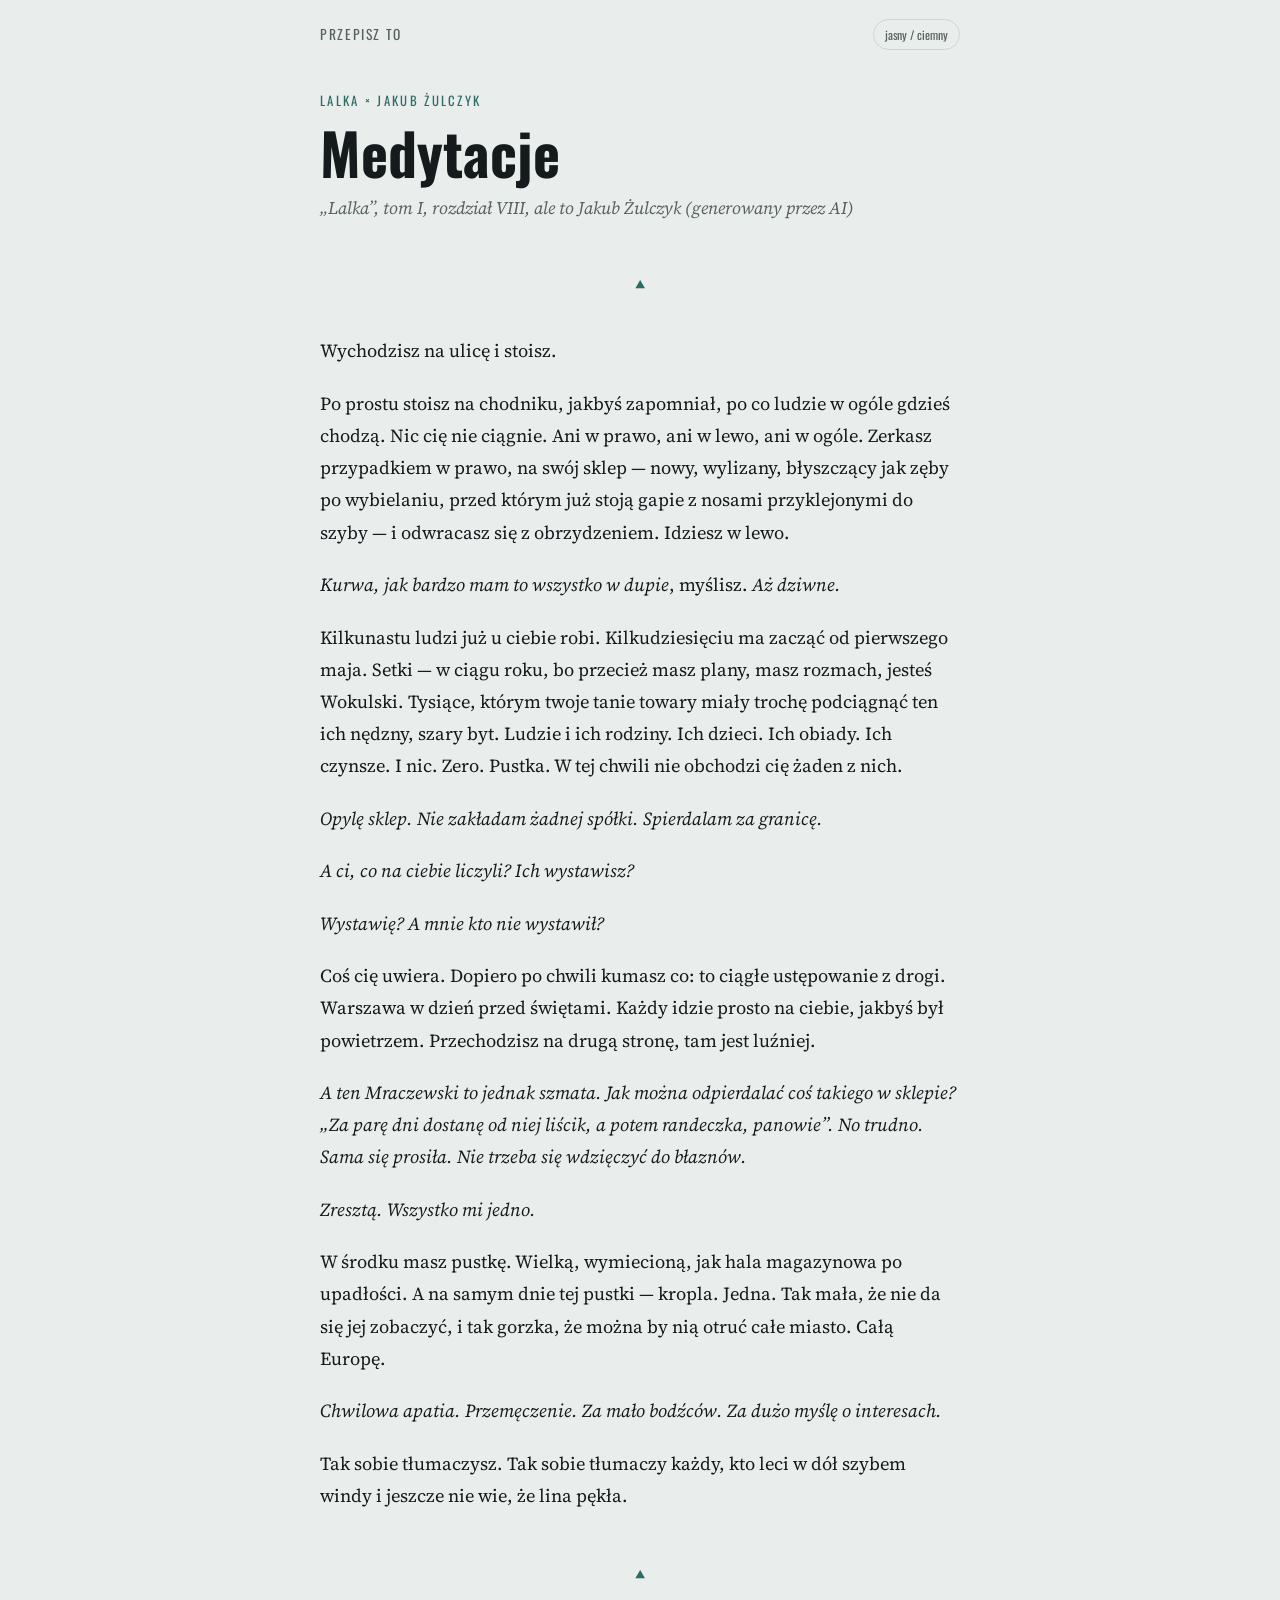
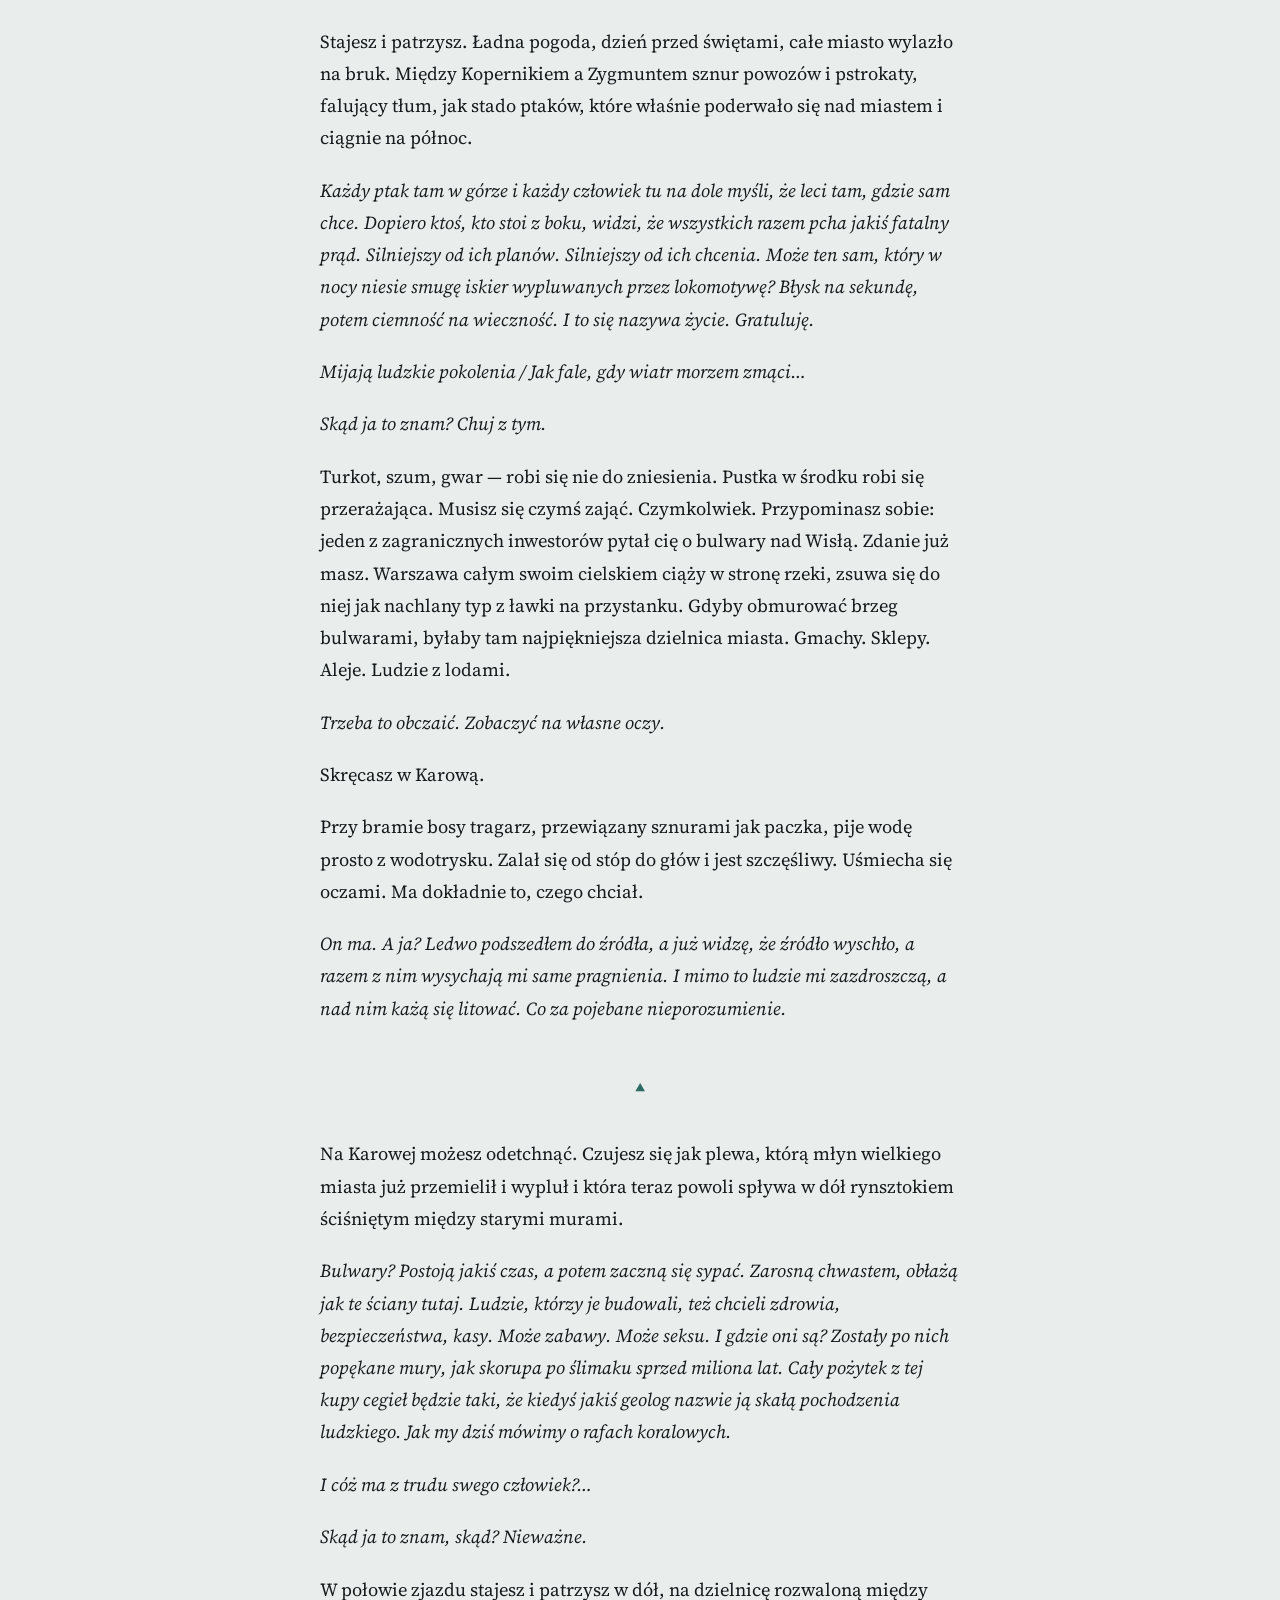
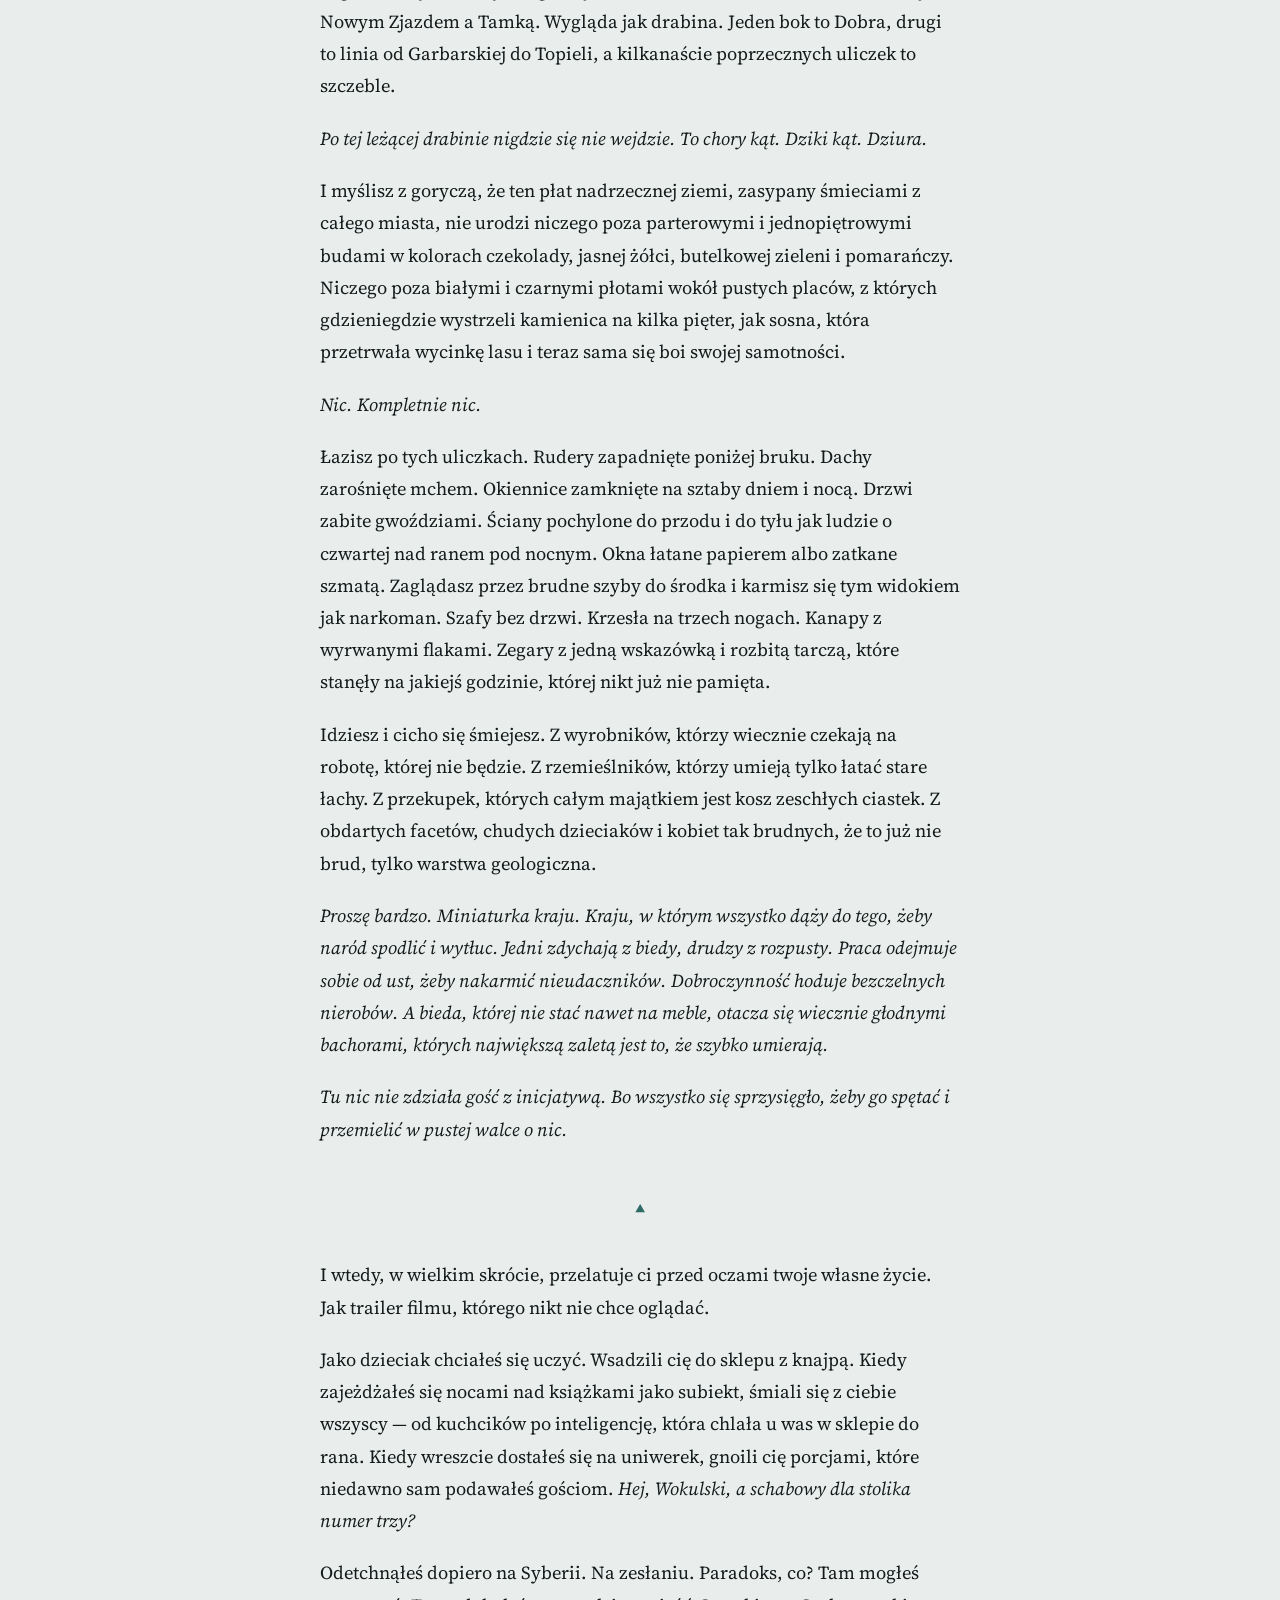
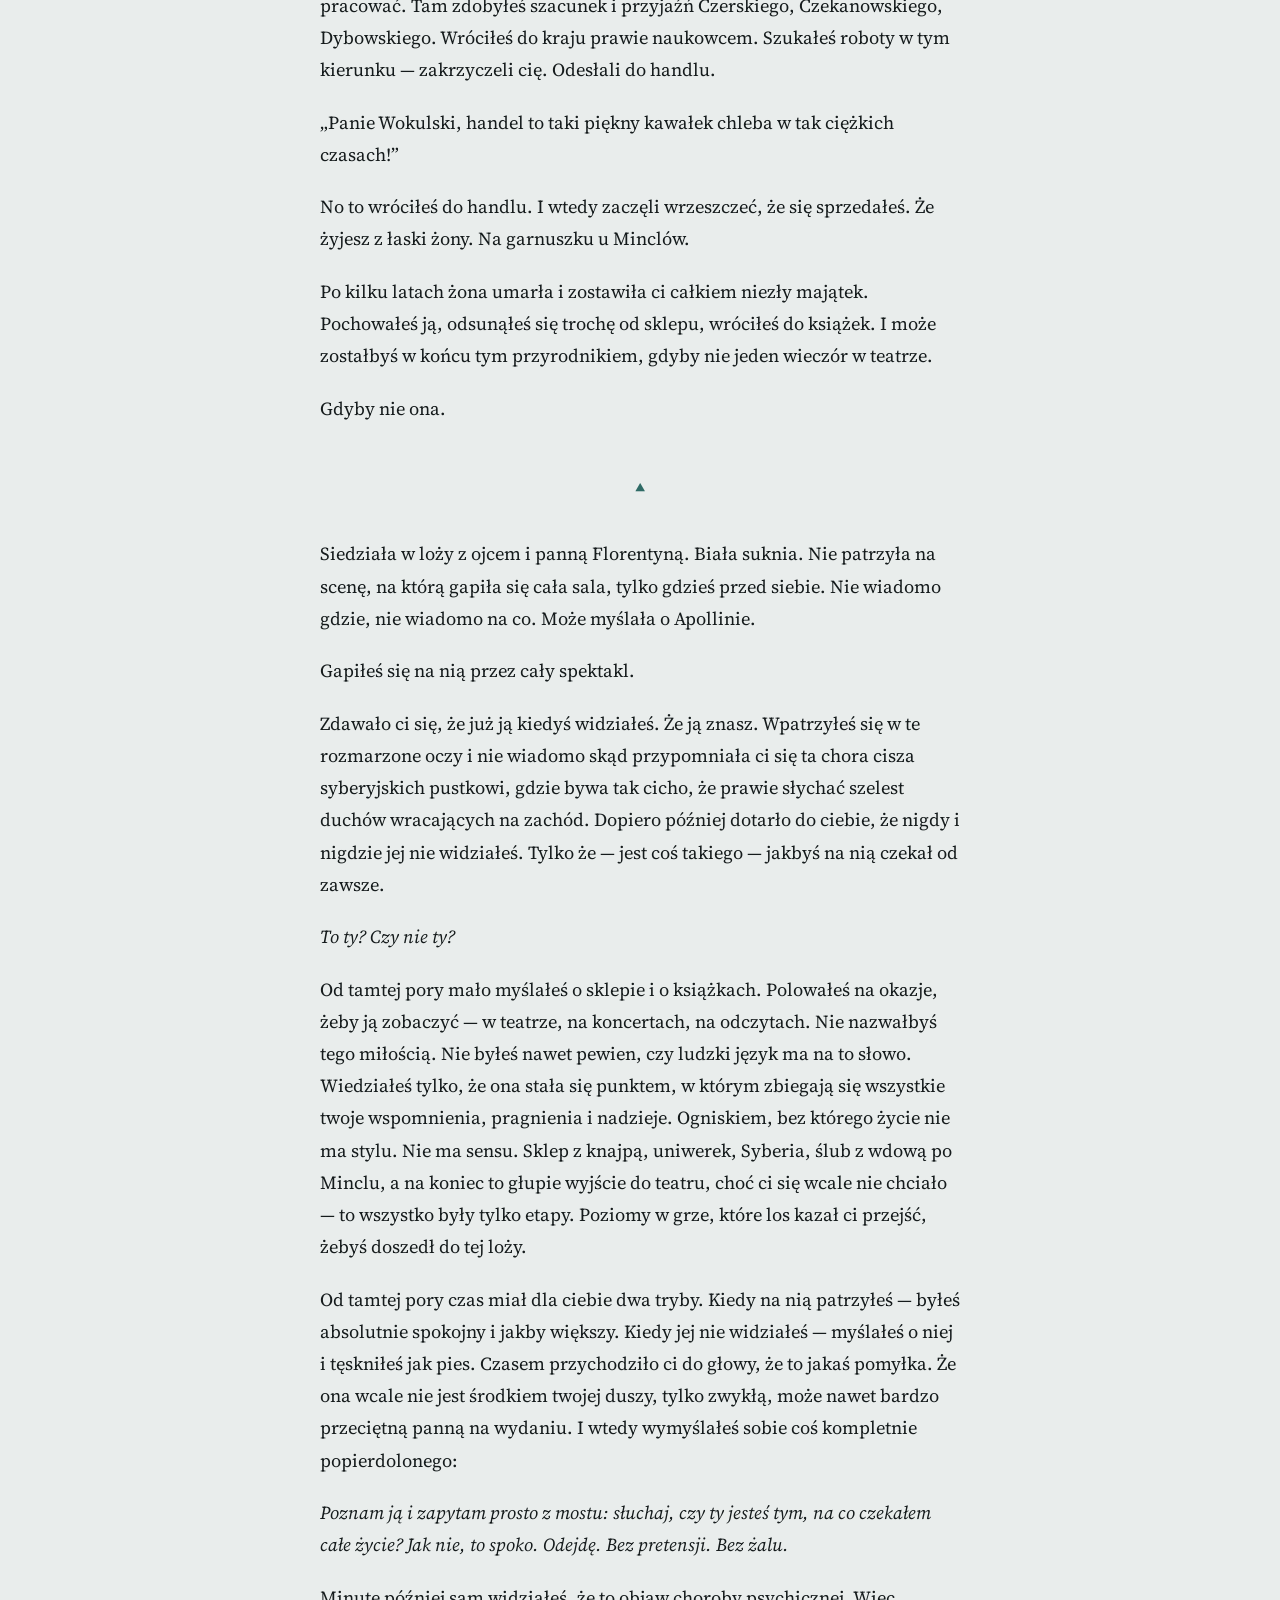
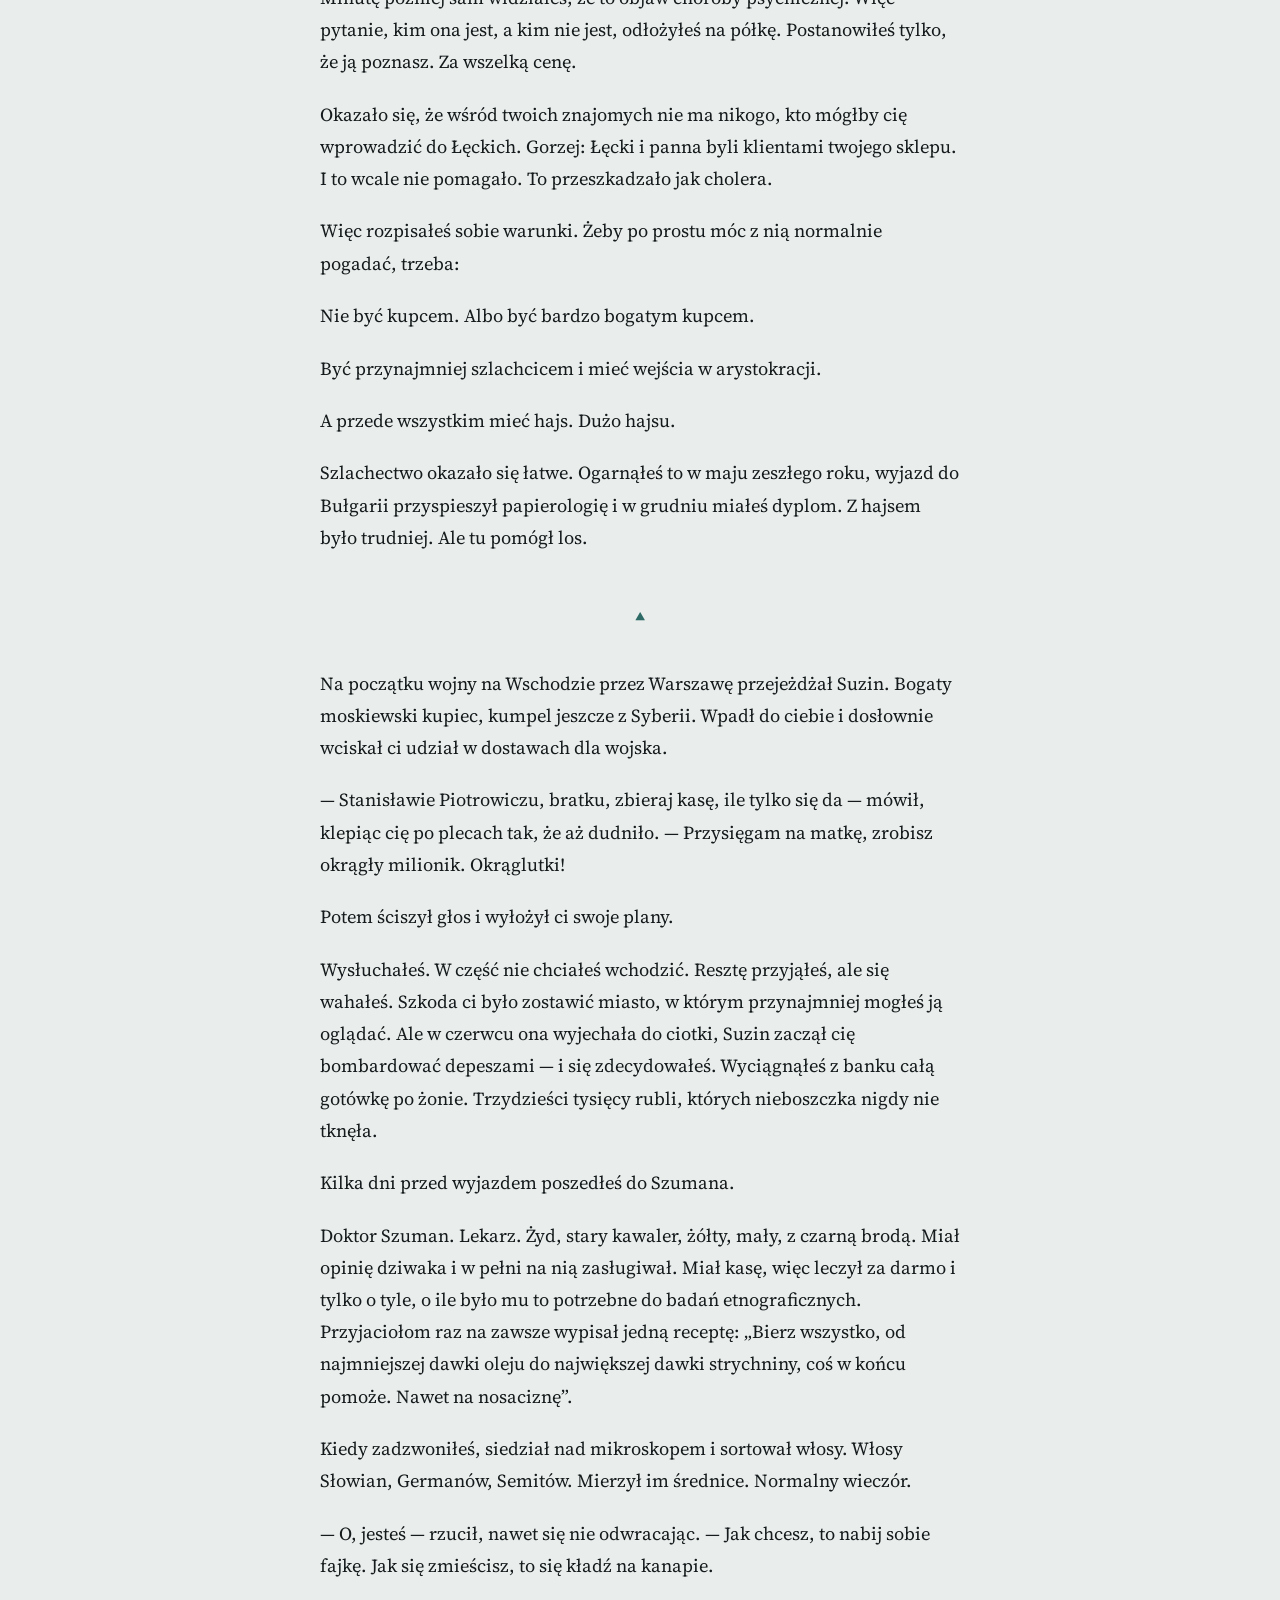
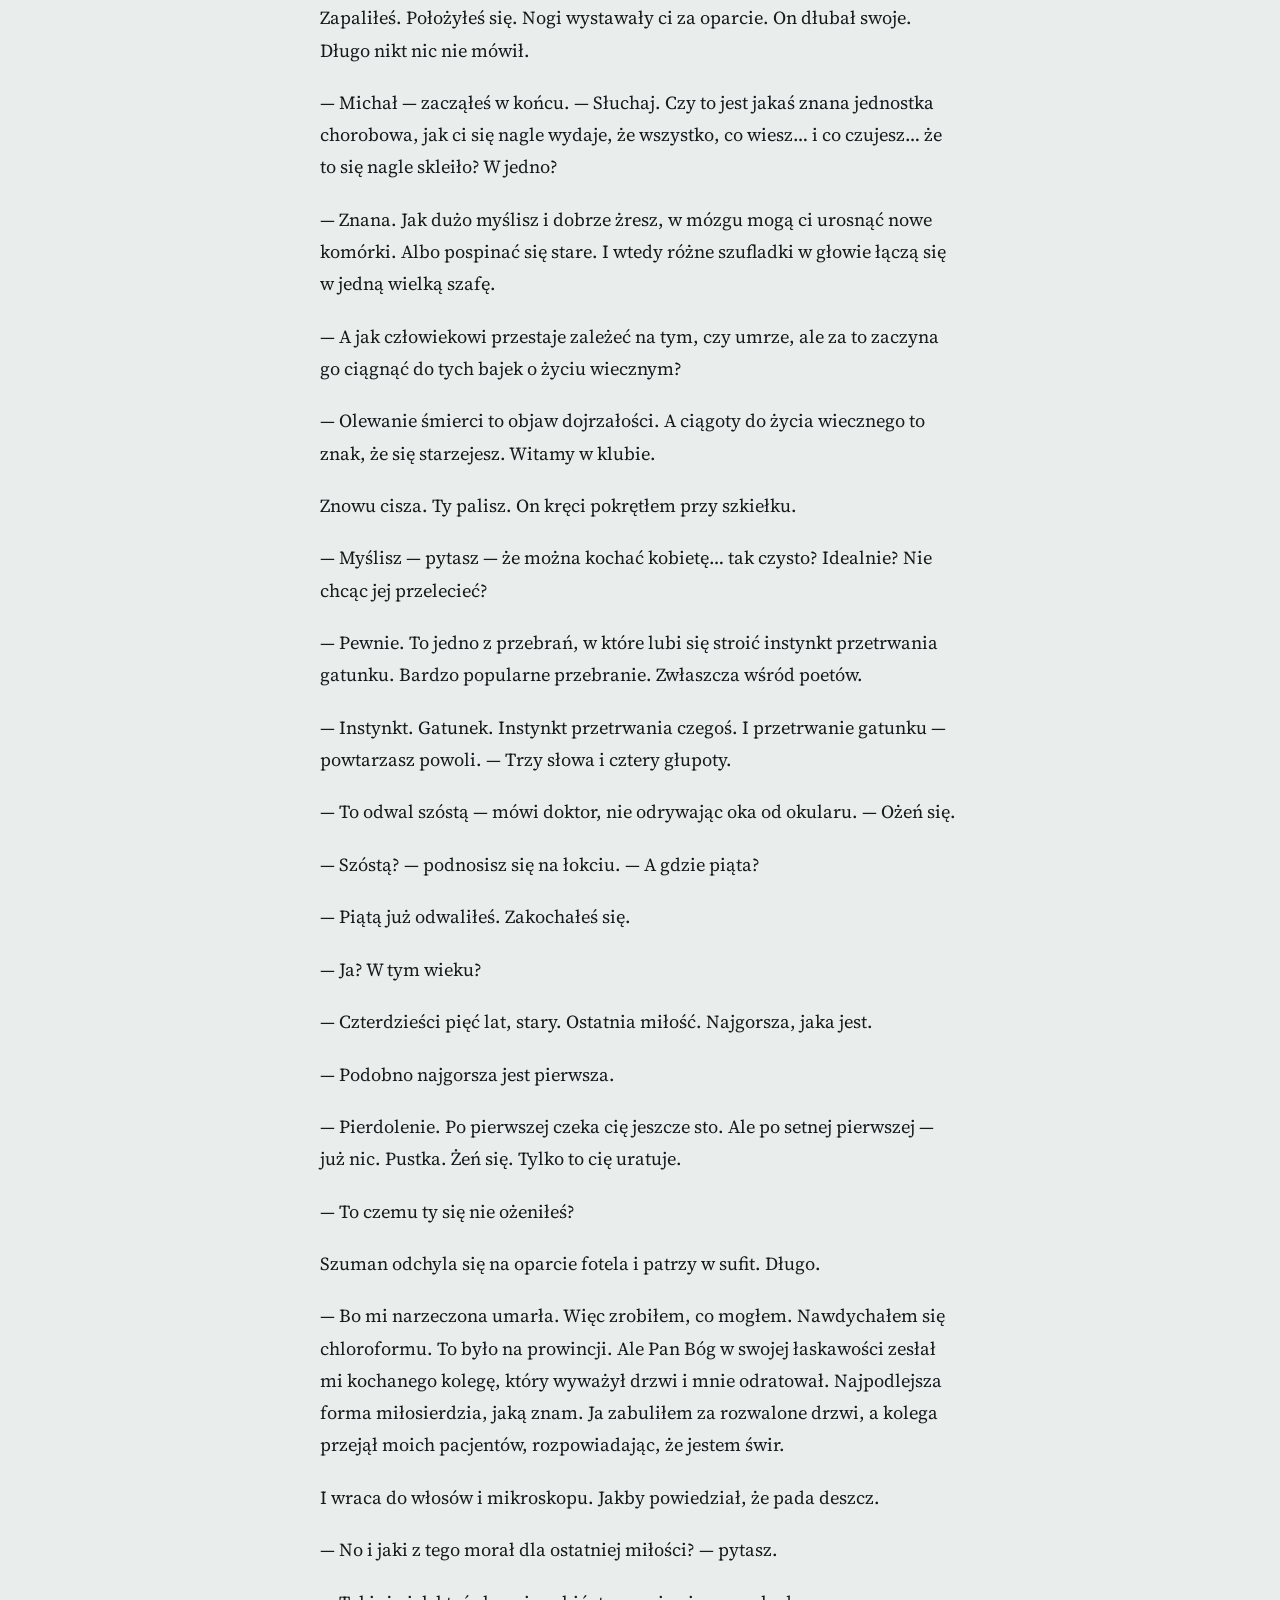
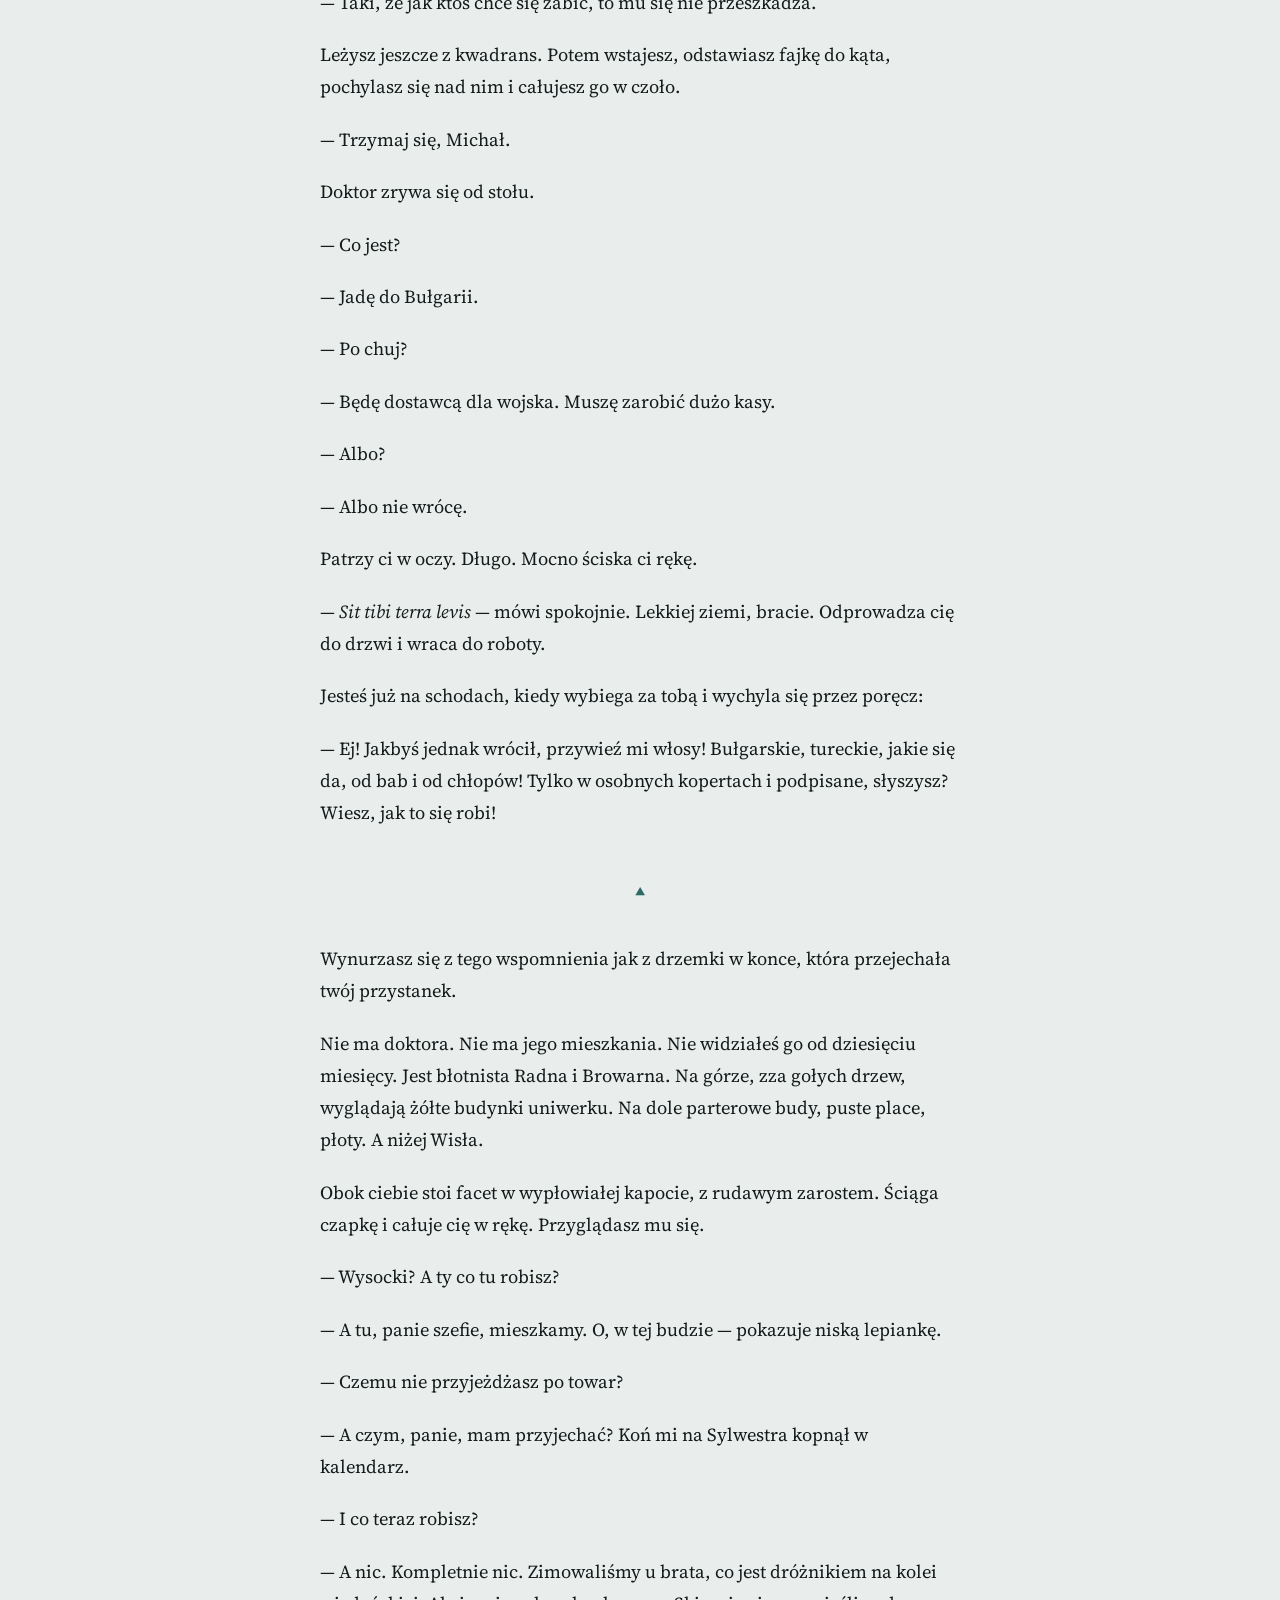
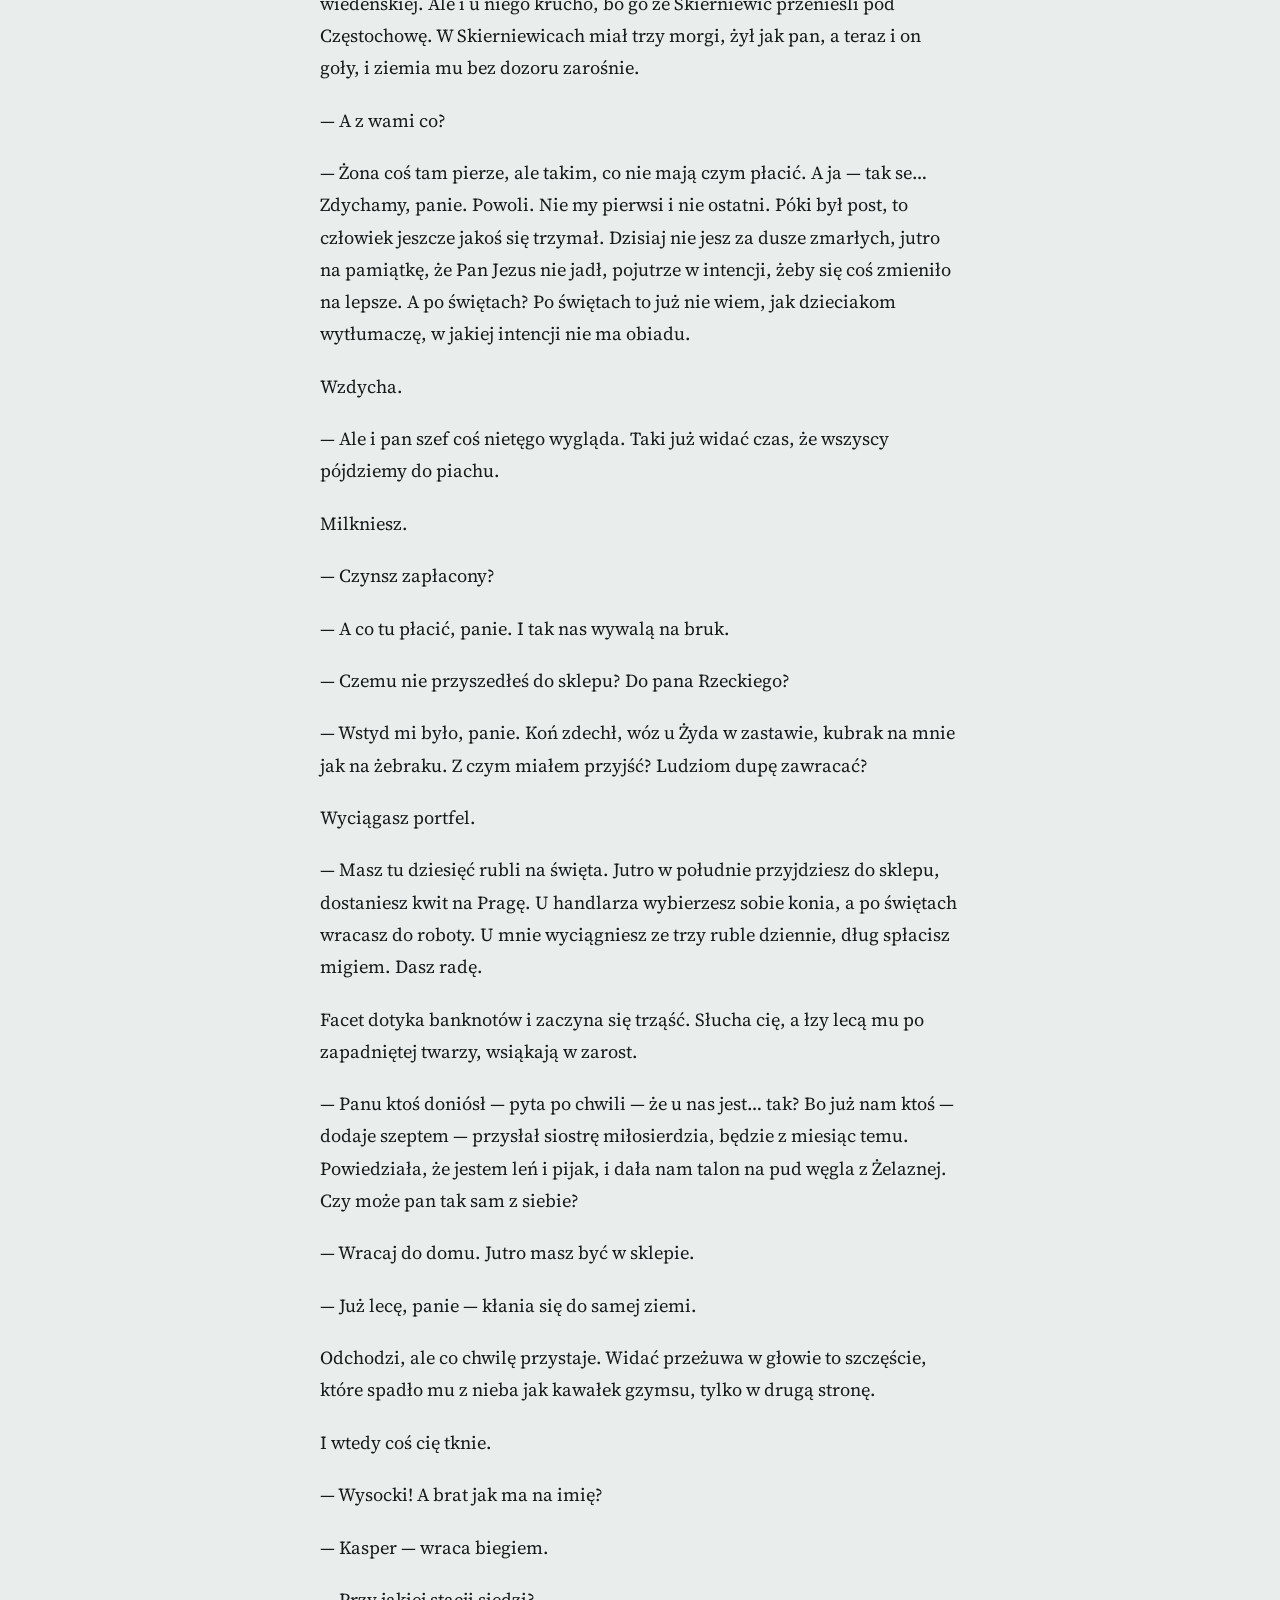
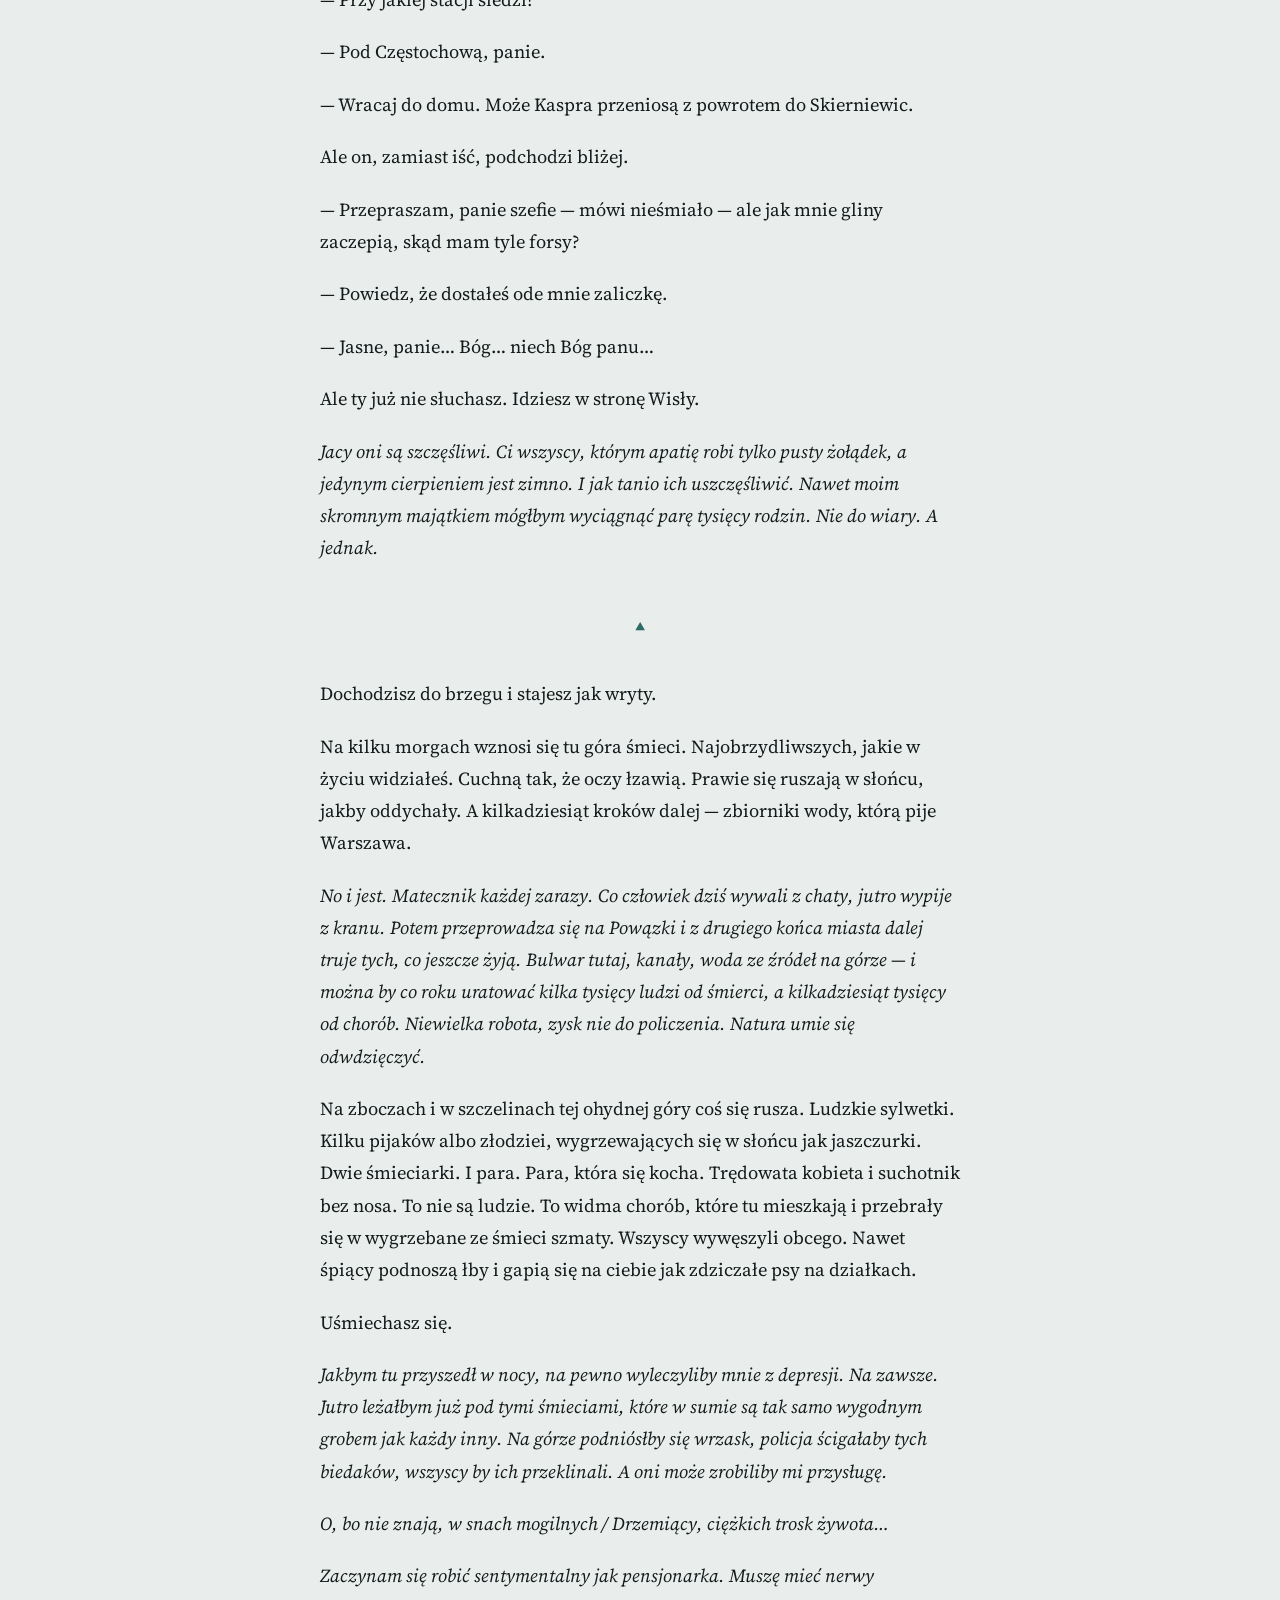
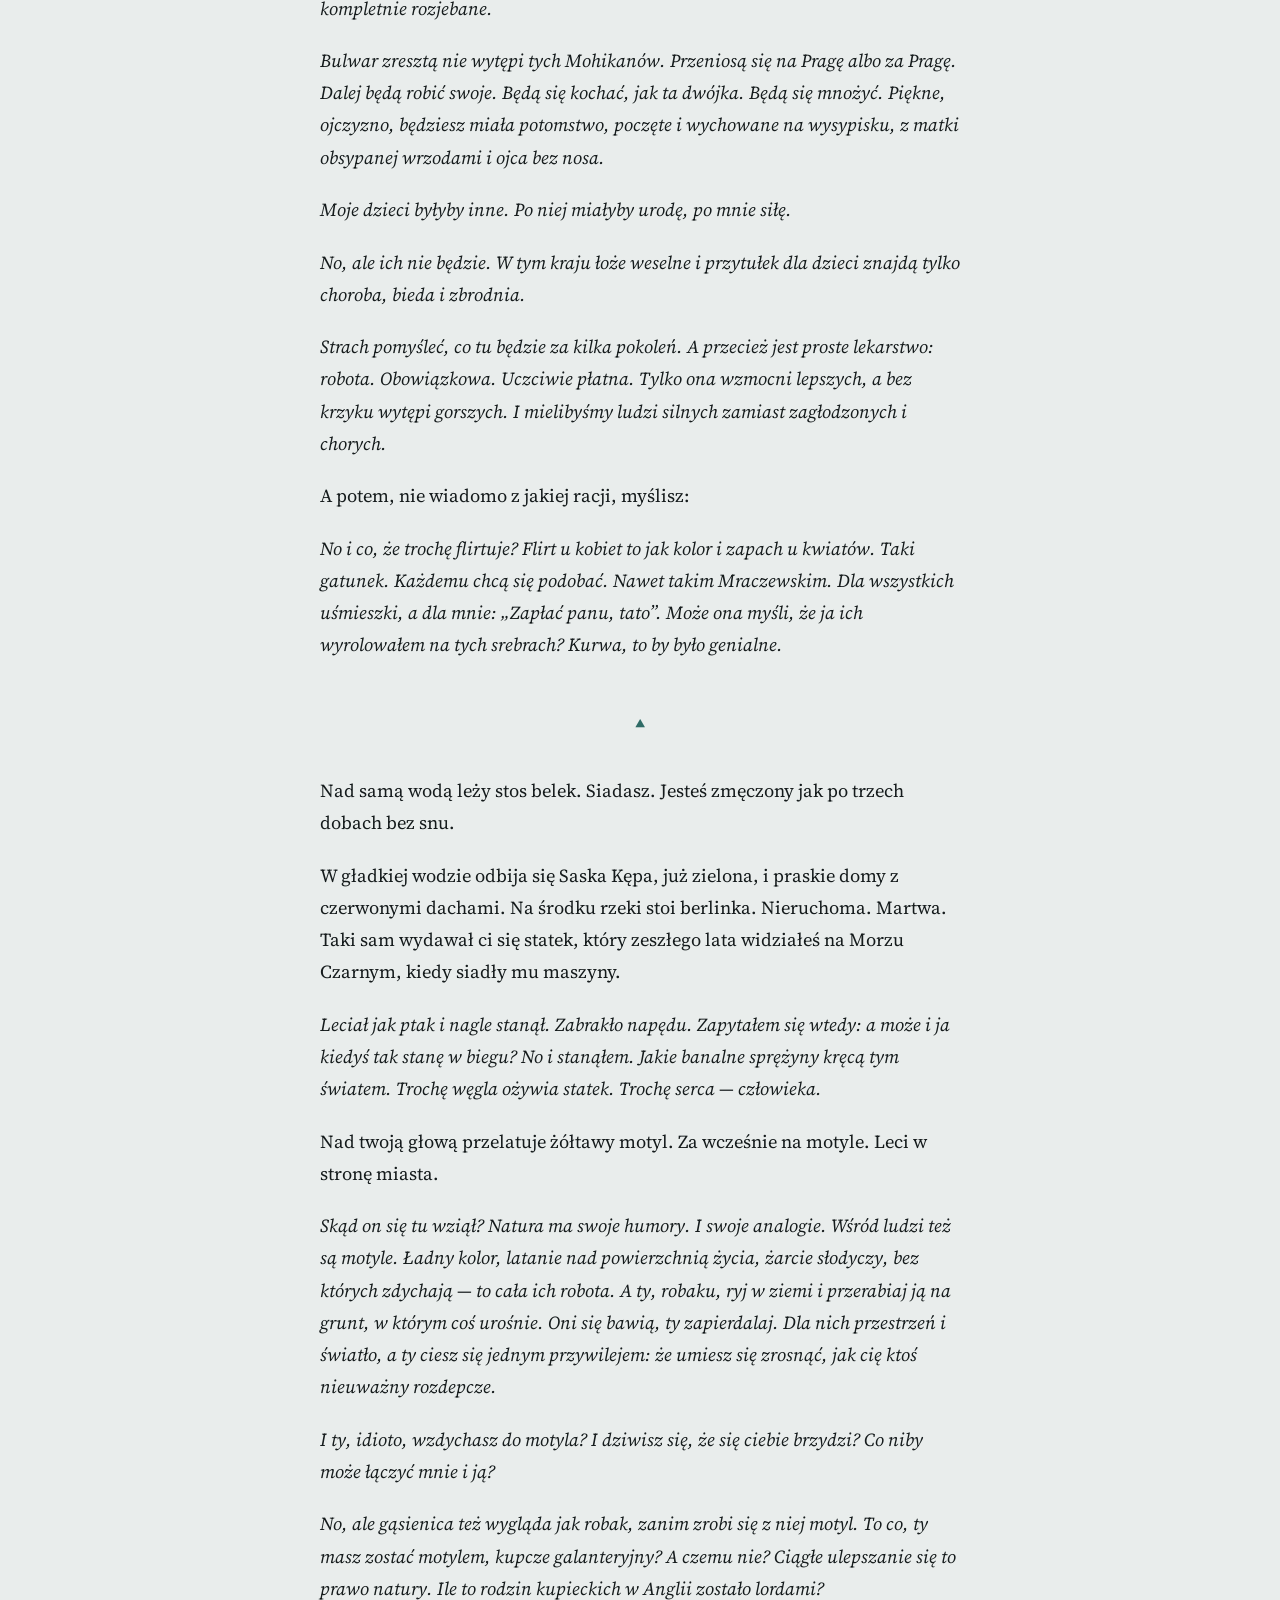
<file: lalka/03-medytacje-zulczyk.html>
<!doctype html>
<html lang="pl">
<head>
<meta charset="utf-8">
<meta name="viewport" content="width=device-width, initial-scale=1">
<title>Medytacje — ale to Jakub Żulczyk</title>
<meta name="description" content="Pastisz: Bolesław Prus, „Lalka”, tom I, rozdz. VIII „Medytacje” w stylu: Jakub Żulczyk.">
<meta property="og:title" content="Medytacje — ale to Jakub Żulczyk">
<meta property="og:description" content="Pastisz: Bolesław Prus, „Lalka”, tom I, rozdz. VIII „Medytacje” w stylu: Jakub Żulczyk.">
<link rel="preconnect" href="https://fonts.googleapis.com">
<link rel="preconnect" href="https://fonts.gstatic.com" crossorigin>
<link href="https://fonts.googleapis.com/css2?family=Oswald:wght@500;700&family=Source+Serif+4:ital,wght@0,400;0,600;1,400&display=swap" rel="stylesheet">
<style>
:root {
  --bg:#e9edec; --paper:#f5f7f6; --ink:#151b1c; --muted:#56625f; --accent:#2f6b66; --rule:#cfd7d5;
  --head:'Oswald', 'Arial Narrow', sans-serif; --body:'Source Serif 4', Georgia, serif;
}
@media (prefers-color-scheme: dark) {
  :root:not([data-theme="light"]) { --bg:#0b0f10; --paper:#111719; --ink:#dfe6e4; --muted:#8c9b98; --accent:#d9c84a; --rule:#26302f; }
}
:root[data-theme="dark"] { --bg:#0b0f10; --paper:#111719; --ink:#dfe6e4; --muted:#8c9b98; --accent:#d9c84a; --rule:#26302f; }
* { box-sizing: border-box; }
html { -webkit-text-size-adjust: 100%; }
body { margin:0; background:var(--bg); color:var(--ink); font-family:var(--body); font-size:1.15rem; line-height:1.75; }
.top { max-width:42rem; margin:0 auto; padding:1.2rem 16px 0; display:flex; justify-content:space-between; align-items:center; gap:1rem;
  font-family:var(--head); font-size:.85rem; letter-spacing:.12em; text-transform:uppercase; }
.top a { color:var(--muted); text-decoration:none; }
.top a:hover { color:var(--accent); }
.toggle { background:none; border:1px solid var(--rule); color:var(--muted); border-radius:999px; padding:.25rem .7rem; cursor:pointer; font:inherit; font-size:.75rem; }
main { max-width:42rem; margin:0 auto; padding:2.5rem 16px 4rem; }
.kicker { font-family:var(--head); color:var(--accent); letter-spacing:.18em; text-transform:uppercase; font-size:.8rem; margin:0 0 .6rem; }
h1 { font-family:var(--head); font-weight:700; font-size:clamp(2.2rem, 7vw, 3.6rem); line-height:1.05; margin:0 0 .8rem; text-wrap:balance; }
h3 { font-family:var(--body); font-style:italic; font-weight:400; color:var(--muted); font-size:1.1rem; margin:0 0 2.5rem; line-height:1.5; }
p { margin:0 0 1.1em; }
blockquote { margin:0 0 2.5rem; padding:1.2rem 1.4rem; border-left:3px solid var(--accent); background:var(--paper); font-style:italic; color:var(--muted); }
blockquote p:last-child { margin-bottom:0; font-style:normal; font-size:.95rem; }
hr { border:0; text-align:center; margin:2.8rem 0; height:1.5rem; }
hr::before { content:"▲"; color:var(--accent); font-size:1.1rem; letter-spacing:1.2em; padding-left:1.2em; }
a { color:var(--accent); }
em { font-style:italic; }
strong { font-weight:600; }
ol { padding-left:1.3rem; }
ol li { margin-bottom:1.4rem; }
.endnote { margin-top:3rem; padding-top:1.5rem; border-top:1px solid var(--rule); font-size:.9rem; color:var(--muted); }
.endnote p { margin:0 0 .6em; }
.back { display:inline-block; margin-top:1.5rem; font-family:var(--head); letter-spacing:.12em; text-transform:uppercase; font-size:.85rem; text-decoration:none; }

</style>
</head>
<body>
<header class="top">
  <a href="../index.html">Przepisz to</a>
  <button class="toggle" type="button" id="theme" aria-label="Zmień motyw">jasny / ciemny</button>
</header>
<main>
<p class="kicker">Lalka × Jakub Żulczyk</p>
<h1>Medytacje</h1>
<h3><em>„Lalka”, tom I, rozdział VIII, ale to Jakub Żulczyk (generowany przez AI)</em></h3>
<hr />
<p>Wychodzisz na ulicę i stoisz.</p>
<p>Po prostu stoisz na chodniku, jakbyś zapomniał, po co ludzie w ogóle gdzieś chodzą. Nic cię nie ciągnie. Ani w prawo, ani w lewo, ani w ogóle. Zerkasz przypadkiem w prawo, na swój sklep — nowy, wylizany, błyszczący jak zęby po wybielaniu, przed którym już stoją gapie z nosami przyklejonymi do szyby — i odwracasz się z obrzydzeniem. Idziesz w lewo.</p>
<p><em>Kurwa, jak bardzo mam to wszystko w dupie</em>, myślisz. <em>Aż dziwne.</em></p>
<p>Kilkunastu ludzi już u ciebie robi. Kilkudziesięciu ma zacząć od pierwszego maja. Setki — w ciągu roku, bo przecież masz plany, masz rozmach, jesteś Wokulski. Tysiące, którym twoje tanie towary miały trochę podciągnąć ten ich nędzny, szary byt. Ludzie i ich rodziny. Ich dzieci. Ich obiady. Ich czynsze. I nic. Zero. Pustka. W tej chwili nie obchodzi cię żaden z nich.</p>
<p><em>Opylę sklep. Nie zakładam żadnej spółki. Spierdalam za granicę.</em></p>
<p><em>A ci, co na ciebie liczyli? Ich wystawisz?</em></p>
<p><em>Wystawię? A mnie kto nie wystawił?</em></p>
<p>Coś cię uwiera. Dopiero po chwili kumasz co: to ciągłe ustępowanie z drogi. Warszawa w dzień przed świętami. Każdy idzie prosto na ciebie, jakbyś był powietrzem. Przechodzisz na drugą stronę, tam jest luźniej.</p>
<p><em>A ten Mraczewski to jednak szmata. Jak można odpierdalać coś takiego w sklepie? „Za parę dni dostanę od niej liścik, a potem randeczka, panowie”. No trudno. Sama się prosiła. Nie trzeba się wdzięczyć do błaznów.</em></p>
<p><em>Zresztą. Wszystko mi jedno.</em></p>
<p>W środku masz pustkę. Wielką, wymiecioną, jak hala magazynowa po upadłości. A na samym dnie tej pustki — kropla. Jedna. Tak mała, że nie da się jej zobaczyć, i tak gorzka, że można by nią otruć całe miasto. Całą Europę.</p>
<p><em>Chwilowa apatia. Przemęczenie. Za mało bodźców. Za dużo myślę o interesach.</em></p>
<p>Tak sobie tłumaczysz. Tak sobie tłumaczy każdy, kto leci w dół szybem windy i jeszcze nie wie, że lina pękła.</p>
<hr />
<p>Stajesz i patrzysz. Ładna pogoda, dzień przed świętami, całe miasto wylazło na bruk. Między Kopernikiem a Zygmuntem sznur powozów i pstrokaty, falujący tłum, jak stado ptaków, które właśnie poderwało się nad miastem i ciągnie na północ.</p>
<p><em>Każdy ptak tam w górze i każdy człowiek tu na dole myśli, że leci tam, gdzie sam chce. Dopiero ktoś, kto stoi z boku, widzi, że wszystkich razem pcha jakiś fatalny prąd. Silniejszy od ich planów. Silniejszy od ich chcenia. Może ten sam, który w nocy niesie smugę iskier wypluwanych przez lokomotywę? Błysk na sekundę, potem ciemność na wieczność. I to się nazywa życie. Gratuluję.</em></p>
<p><em>Mijają ludzkie pokolenia / Jak fale, gdy wiatr morzem zmąci…</em></p>
<p><em>Skąd ja to znam? Chuj z tym.</em></p>
<p>Turkot, szum, gwar — robi się nie do zniesienia. Pustka w środku robi się przerażająca. Musisz się czymś zająć. Czymkolwiek. Przypominasz sobie: jeden z zagranicznych inwestorów pytał cię o bulwary nad Wisłą. Zdanie już masz. Warszawa całym swoim cielskiem ciąży w stronę rzeki, zsuwa się do niej jak nachlany typ z ławki na przystanku. Gdyby obmurować brzeg bulwarami, byłaby tam najpiękniejsza dzielnica miasta. Gmachy. Sklepy. Aleje. Ludzie z lodami.</p>
<p><em>Trzeba to obczaić. Zobaczyć na własne oczy.</em></p>
<p>Skręcasz w Karową.</p>
<p>Przy bramie bosy tragarz, przewiązany sznurami jak paczka, pije wodę prosto z wodotrysku. Zalał się od stóp do głów i jest szczęśliwy. Uśmiecha się oczami. Ma dokładnie to, czego chciał.</p>
<p><em>On ma. A ja? Ledwo podszedłem do źródła, a już widzę, że źródło wyschło, a razem z nim wysychają mi same pragnienia. I mimo to ludzie mi zazdroszczą, a nad nim każą się litować. Co za pojebane nieporozumienie.</em></p>
<hr />
<p>Na Karowej możesz odetchnąć. Czujesz się jak plewa, którą młyn wielkiego miasta już przemielił i wypluł i która teraz powoli spływa w dół rynsztokiem ściśniętym między starymi murami.</p>
<p><em>Bulwary? Postoją jakiś czas, a potem zaczną się sypać. Zarosną chwastem, obłażą jak te ściany tutaj. Ludzie, którzy je budowali, też chcieli zdrowia, bezpieczeństwa, kasy. Może zabawy. Może seksu. I gdzie oni są? Zostały po nich popękane mury, jak skorupa po ślimaku sprzed miliona lat. Cały pożytek z tej kupy cegieł będzie taki, że kiedyś jakiś geolog nazwie ją skałą pochodzenia ludzkiego. Jak my dziś mówimy o rafach koralowych.</em></p>
<p><em>I cóż ma z trudu swego człowiek?…</em></p>
<p><em>Skąd ja to znam, skąd? Nieważne.</em></p>
<p>W połowie zjazdu stajesz i patrzysz w dół, na dzielnicę rozwaloną między Nowym Zjazdem a Tamką. Wygląda jak drabina. Jeden bok to Dobra, drugi to linia od Garbarskiej do Topieli, a kilkanaście poprzecznych uliczek to szczeble.</p>
<p><em>Po tej leżącej drabinie nigdzie się nie wejdzie. To chory kąt. Dziki kąt. Dziura.</em></p>
<p>I myślisz z goryczą, że ten płat nadrzecznej ziemi, zasypany śmieciami z całego miasta, nie urodzi niczego poza parterowymi i jednopiętrowymi budami w kolorach czekolady, jasnej żółci, butelkowej zieleni i pomarańczy. Niczego poza białymi i czarnymi płotami wokół pustych placów, z których gdzieniegdzie wystrzeli kamienica na kilka pięter, jak sosna, która przetrwała wycinkę lasu i teraz sama się boi swojej samotności.</p>
<p><em>Nic. Kompletnie nic.</em></p>
<p>Łazisz po tych uliczkach. Rudery zapadnięte poniżej bruku. Dachy zarośnięte mchem. Okiennice zamknięte na sztaby dniem i nocą. Drzwi zabite gwoździami. Ściany pochylone do przodu i do tyłu jak ludzie o czwartej nad ranem pod nocnym. Okna łatane papierem albo zatkane szmatą. Zaglądasz przez brudne szyby do środka i karmisz się tym widokiem jak narkoman. Szafy bez drzwi. Krzesła na trzech nogach. Kanapy z wyrwanymi flakami. Zegary z jedną wskazówką i rozbitą tarczą, które stanęły na jakiejś godzinie, której nikt już nie pamięta.</p>
<p>Idziesz i cicho się śmiejesz. Z wyrobników, którzy wiecznie czekają na robotę, której nie będzie. Z rzemieślników, którzy umieją tylko łatać stare łachy. Z przekupek, których całym majątkiem jest kosz zeschłych ciastek. Z obdartych facetów, chudych dzieciaków i kobiet tak brudnych, że to już nie brud, tylko warstwa geologiczna.</p>
<p><em>Proszę bardzo. Miniaturka kraju. Kraju, w którym wszystko dąży do tego, żeby naród spodlić i wytłuc. Jedni zdychają z biedy, drudzy z rozpusty. Praca odejmuje sobie od ust, żeby nakarmić nieudaczników. Dobroczynność hoduje bezczelnych nierobów. A bieda, której nie stać nawet na meble, otacza się wiecznie głodnymi bachorami, których największą zaletą jest to, że szybko umierają.</em></p>
<p><em>Tu nic nie zdziała gość z inicjatywą. Bo wszystko się sprzysięgło, żeby go spętać i przemielić w pustej walce o nic.</em></p>
<hr />
<p>I wtedy, w wielkim skrócie, przelatuje ci przed oczami twoje własne życie. Jak trailer filmu, którego nikt nie chce oglądać.</p>
<p>Jako dzieciak chciałeś się uczyć. Wsadzili cię do sklepu z knajpą. Kiedy zajeżdżałeś się nocami nad książkami jako subiekt, śmiali się z ciebie wszyscy — od kuchcików po inteligencję, która chlała u was w sklepie do rana. Kiedy wreszcie dostałeś się na uniwerek, gnoili cię porcjami, które niedawno sam podawałeś gościom. <em>Hej, Wokulski, a schabowy dla stolika numer trzy?</em></p>
<p>Odetchnąłeś dopiero na Syberii. Na zesłaniu. Paradoks, co? Tam mogłeś pracować. Tam zdobyłeś szacunek i przyjaźń Czerskiego, Czekanowskiego, Dybowskiego. Wróciłeś do kraju prawie naukowcem. Szukałeś roboty w tym kierunku — zakrzyczeli cię. Odesłali do handlu.</p>
<p>„Panie Wokulski, handel to taki piękny kawałek chleba w tak ciężkich czasach!”</p>
<p>No to wróciłeś do handlu. I wtedy zaczęli wrzeszczeć, że się sprzedałeś. Że żyjesz z łaski żony. Na garnuszku u Minclów.</p>
<p>Po kilku latach żona umarła i zostawiła ci całkiem niezły majątek. Pochowałeś ją, odsunąłeś się trochę od sklepu, wróciłeś do książek. I może zostałbyś w końcu tym przyrodnikiem, gdyby nie jeden wieczór w teatrze.</p>
<p>Gdyby nie ona.</p>
<hr />
<p>Siedziała w loży z ojcem i panną Florentyną. Biała suknia. Nie patrzyła na scenę, na którą gapiła się cała sala, tylko gdzieś przed siebie. Nie wiadomo gdzie, nie wiadomo na co. Może myślała o Apollinie.</p>
<p>Gapiłeś się na nią przez cały spektakl.</p>
<p>Zdawało ci się, że już ją kiedyś widziałeś. Że ją znasz. Wpatrzyłeś się w te rozmarzone oczy i nie wiadomo skąd przypomniała ci się ta chora cisza syberyjskich pustkowi, gdzie bywa tak cicho, że prawie słychać szelest duchów wracających na zachód. Dopiero później dotarło do ciebie, że nigdy i nigdzie jej nie widziałeś. Tylko że — jest coś takiego — jakbyś na nią czekał od zawsze.</p>
<p><em>To ty? Czy nie ty?</em></p>
<p>Od tamtej pory mało myślałeś o sklepie i o książkach. Polowałeś na okazje, żeby ją zobaczyć — w teatrze, na koncertach, na odczytach. Nie nazwałbyś tego miłością. Nie byłeś nawet pewien, czy ludzki język ma na to słowo. Wiedziałeś tylko, że ona stała się punktem, w którym zbiegają się wszystkie twoje wspomnienia, pragnienia i nadzieje. Ogniskiem, bez którego życie nie ma stylu. Nie ma sensu. Sklep z knajpą, uniwerek, Syberia, ślub z wdową po Minclu, a na koniec to głupie wyjście do teatru, choć ci się wcale nie chciało — to wszystko były tylko etapy. Poziomy w grze, które los kazał ci przejść, żebyś doszedł do tej loży.</p>
<p>Od tamtej pory czas miał dla ciebie dwa tryby. Kiedy na nią patrzyłeś — byłeś absolutnie spokojny i jakby większy. Kiedy jej nie widziałeś — myślałeś o niej i tęskniłeś jak pies. Czasem przychodziło ci do głowy, że to jakaś pomyłka. Że ona wcale nie jest środkiem twojej duszy, tylko zwykłą, może nawet bardzo przeciętną panną na wydaniu. I wtedy wymyślałeś sobie coś kompletnie popierdolonego:</p>
<p><em>Poznam ją i zapytam prosto z mostu: słuchaj, czy ty jesteś tym, na co czekałem całe życie? Jak nie, to spoko. Odejdę. Bez pretensji. Bez żalu.</em></p>
<p>Minutę później sam widziałeś, że to objaw choroby psychicznej. Więc pytanie, kim ona jest, a kim nie jest, odłożyłeś na półkę. Postanowiłeś tylko, że ją poznasz. Za wszelką cenę.</p>
<p>Okazało się, że wśród twoich znajomych nie ma nikogo, kto mógłby cię wprowadzić do Łęckich. Gorzej: Łęcki i panna byli klientami twojego sklepu. I to wcale nie pomagało. To przeszkadzało jak cholera.</p>
<p>Więc rozpisałeś sobie warunki. Żeby po prostu móc z nią normalnie pogadać, trzeba:</p>
<p>Nie być kupcem. Albo być bardzo bogatym kupcem.</p>
<p>Być przynajmniej szlachcicem i mieć wejścia w arystokracji.</p>
<p>A przede wszystkim mieć hajs. Dużo hajsu.</p>
<p>Szlachectwo okazało się łatwe. Ogarnąłeś to w maju zeszłego roku, wyjazd do Bułgarii przyspieszył papierologię i w grudniu miałeś dyplom. Z hajsem było trudniej. Ale tu pomógł los.</p>
<hr />
<p>Na początku wojny na Wschodzie przez Warszawę przejeżdżał Suzin. Bogaty moskiewski kupiec, kumpel jeszcze z Syberii. Wpadł do ciebie i dosłownie wciskał ci udział w dostawach dla wojska.</p>
<p>— Stanisławie Piotrowiczu, bratku, zbieraj kasę, ile tylko się da — mówił, klepiąc cię po plecach tak, że aż dudniło. — Przysięgam na matkę, zrobisz okrągły milionik. Okrąglutki!</p>
<p>Potem ściszył głos i wyłożył ci swoje plany.</p>
<p>Wysłuchałeś. W część nie chciałeś wchodzić. Resztę przyjąłeś, ale się wahałeś. Szkoda ci było zostawić miasto, w którym przynajmniej mogłeś ją oglądać. Ale w czerwcu ona wyjechała do ciotki, Suzin zaczął cię bombardować depeszami — i się zdecydowałeś. Wyciągnąłeś z banku całą gotówkę po żonie. Trzydzieści tysięcy rubli, których nieboszczka nigdy nie tknęła.</p>
<p>Kilka dni przed wyjazdem poszedłeś do Szumana.</p>
<p>Doktor Szuman. Lekarz. Żyd, stary kawaler, żółty, mały, z czarną brodą. Miał opinię dziwaka i w pełni na nią zasługiwał. Miał kasę, więc leczył za darmo i tylko o tyle, o ile było mu to potrzebne do badań etnograficznych. Przyjaciołom raz na zawsze wypisał jedną receptę: „Bierz wszystko, od najmniejszej dawki oleju do największej dawki strychniny, coś w końcu pomoże. Nawet na nosaciznę”.</p>
<p>Kiedy zadzwoniłeś, siedział nad mikroskopem i sortował włosy. Włosy Słowian, Germanów, Semitów. Mierzył im średnice. Normalny wieczór.</p>
<p>— O, jesteś — rzucił, nawet się nie odwracając. — Jak chcesz, to nabij sobie fajkę. Jak się zmieścisz, to się kładź na kanapie.</p>
<p>Zapaliłeś. Położyłeś się. Nogi wystawały ci za oparcie. On dłubał swoje. Długo nikt nic nie mówił.</p>
<p>— Michał — zacząłeś w końcu. — Słuchaj. Czy to jest jakaś znana jednostka chorobowa, jak ci się nagle wydaje, że wszystko, co wiesz… i co czujesz… że to się nagle skleiło? W jedno?</p>
<p>— Znana. Jak dużo myślisz i dobrze żresz, w mózgu mogą ci urosnąć nowe komórki. Albo pospinać się stare. I wtedy różne szufladki w głowie łączą się w jedną wielką szafę.</p>
<p>— A jak człowiekowi przestaje zależeć na tym, czy umrze, ale za to zaczyna go ciągnąć do tych bajek o życiu wiecznym?</p>
<p>— Olewanie śmierci to objaw dojrzałości. A ciągoty do życia wiecznego to znak, że się starzejesz. Witamy w klubie.</p>
<p>Znowu cisza. Ty palisz. On kręci pokrętłem przy szkiełku.</p>
<p>— Myślisz — pytasz — że można kochać kobietę… tak czysto? Idealnie? Nie chcąc jej przelecieć?</p>
<p>— Pewnie. To jedno z przebrań, w które lubi się stroić instynkt przetrwania gatunku. Bardzo popularne przebranie. Zwłaszcza wśród poetów.</p>
<p>— Instynkt. Gatunek. Instynkt przetrwania czegoś. I przetrwanie gatunku — powtarzasz powoli. — Trzy słowa i cztery głupoty.</p>
<p>— To odwal szóstą — mówi doktor, nie odrywając oka od okularu. — Ożeń się.</p>
<p>— Szóstą? — podnosisz się na łokciu. — A gdzie piąta?</p>
<p>— Piątą już odwaliłeś. Zakochałeś się.</p>
<p>— Ja? W tym wieku?</p>
<p>— Czterdzieści pięć lat, stary. Ostatnia miłość. Najgorsza, jaka jest.</p>
<p>— Podobno najgorsza jest pierwsza.</p>
<p>— Pierdolenie. Po pierwszej czeka cię jeszcze sto. Ale po setnej pierwszej — już nic. Pustka. Żeń się. Tylko to cię uratuje.</p>
<p>— To czemu ty się nie ożeniłeś?</p>
<p>Szuman odchyla się na oparcie fotela i patrzy w sufit. Długo.</p>
<p>— Bo mi narzeczona umarła. Więc zrobiłem, co mogłem. Nawdychałem się chloroformu. To było na prowincji. Ale Pan Bóg w swojej łaskawości zesłał mi kochanego kolegę, który wyważył drzwi i mnie odratował. Najpodlejsza forma miłosierdzia, jaką znam. Ja zabuliłem za rozwalone drzwi, a kolega przejął moich pacjentów, rozpowiadając, że jestem świr.</p>
<p>I wraca do włosów i mikroskopu. Jakby powiedział, że pada deszcz.</p>
<p>— No i jaki z tego morał dla ostatniej miłości? — pytasz.</p>
<p>— Taki, że jak ktoś chce się zabić, to mu się nie przeszkadza.</p>
<p>Leżysz jeszcze z kwadrans. Potem wstajesz, odstawiasz fajkę do kąta, pochylasz się nad nim i całujesz go w czoło.</p>
<p>— Trzymaj się, Michał.</p>
<p>Doktor zrywa się od stołu.</p>
<p>— Co jest?</p>
<p>— Jadę do Bułgarii.</p>
<p>— Po chuj?</p>
<p>— Będę dostawcą dla wojska. Muszę zarobić dużo kasy.</p>
<p>— Albo?</p>
<p>— Albo nie wrócę.</p>
<p>Patrzy ci w oczy. Długo. Mocno ściska ci rękę.</p>
<p>— <em>Sit tibi terra levis</em> — mówi spokojnie. Lekkiej ziemi, bracie. Odprowadza cię do drzwi i wraca do roboty.</p>
<p>Jesteś już na schodach, kiedy wybiega za tobą i wychyla się przez poręcz:</p>
<p>— Ej! Jakbyś jednak wrócił, przywieź mi włosy! Bułgarskie, tureckie, jakie się da, od bab i od chłopów! Tylko w osobnych kopertach i podpisane, słyszysz? Wiesz, jak to się robi!</p>
<hr />
<p>Wynurzasz się z tego wspomnienia jak z drzemki w konce, która przejechała twój przystanek.</p>
<p>Nie ma doktora. Nie ma jego mieszkania. Nie widziałeś go od dziesięciu miesięcy. Jest błotnista Radna i Browarna. Na górze, zza gołych drzew, wyglądają żółte budynki uniwerku. Na dole parterowe budy, puste place, płoty. A niżej Wisła.</p>
<p>Obok ciebie stoi facet w wypłowiałej kapocie, z rudawym zarostem. Ściąga czapkę i całuje cię w rękę. Przyglądasz mu się.</p>
<p>— Wysocki? A ty co tu robisz?</p>
<p>— A tu, panie szefie, mieszkamy. O, w tej budzie — pokazuje niską lepiankę.</p>
<p>— Czemu nie przyjeżdżasz po towar?</p>
<p>— A czym, panie, mam przyjechać? Koń mi na Sylwestra kopnął w kalendarz.</p>
<p>— I co teraz robisz?</p>
<p>— A nic. Kompletnie nic. Zimowaliśmy u brata, co jest dróżnikiem na kolei wiedeńskiej. Ale i u niego krucho, bo go ze Skierniewic przenieśli pod Częstochowę. W Skierniewicach miał trzy morgi, żył jak pan, a teraz i on goły, i ziemia mu bez dozoru zarośnie.</p>
<p>— A z wami co?</p>
<p>— Żona coś tam pierze, ale takim, co nie mają czym płacić. A ja — tak se… Zdychamy, panie. Powoli. Nie my pierwsi i nie ostatni. Póki był post, to człowiek jeszcze jakoś się trzymał. Dzisiaj nie jesz za dusze zmarłych, jutro na pamiątkę, że Pan Jezus nie jadł, pojutrze w intencji, żeby się coś zmieniło na lepsze. A po świętach? Po świętach to już nie wiem, jak dzieciakom wytłumaczę, w jakiej intencji nie ma obiadu.</p>
<p>Wzdycha.</p>
<p>— Ale i pan szef coś nietęgo wygląda. Taki już widać czas, że wszyscy pójdziemy do piachu.</p>
<p>Milkniesz.</p>
<p>— Czynsz zapłacony?</p>
<p>— A co tu płacić, panie. I tak nas wywalą na bruk.</p>
<p>— Czemu nie przyszedłeś do sklepu? Do pana Rzeckiego?</p>
<p>— Wstyd mi było, panie. Koń zdechł, wóz u Żyda w zastawie, kubrak na mnie jak na żebraku. Z czym miałem przyjść? Ludziom dupę zawracać?</p>
<p>Wyciągasz portfel.</p>
<p>— Masz tu dziesięć rubli na święta. Jutro w południe przyjdziesz do sklepu, dostaniesz kwit na Pragę. U handlarza wybierzesz sobie konia, a po świętach wracasz do roboty. U mnie wyciągniesz ze trzy ruble dziennie, dług spłacisz migiem. Dasz radę.</p>
<p>Facet dotyka banknotów i zaczyna się trząść. Słucha cię, a łzy lecą mu po zapadniętej twarzy, wsiąkają w zarost.</p>
<p>— Panu ktoś doniósł — pyta po chwili — że u nas jest… tak? Bo już nam ktoś — dodaje szeptem — przysłał siostrę miłosierdzia, będzie z miesiąc temu. Powiedziała, że jestem leń i pijak, i dała nam talon na pud węgla z Żelaznej. Czy może pan tak sam z siebie?</p>
<p>— Wracaj do domu. Jutro masz być w sklepie.</p>
<p>— Już lecę, panie — kłania się do samej ziemi.</p>
<p>Odchodzi, ale co chwilę przystaje. Widać przeżuwa w głowie to szczęście, które spadło mu z nieba jak kawałek gzymsu, tylko w drugą stronę.</p>
<p>I wtedy coś cię tknie.</p>
<p>— Wysocki! A brat jak ma na imię?</p>
<p>— Kasper — wraca biegiem.</p>
<p>— Przy jakiej stacji siedzi?</p>
<p>— Pod Częstochową, panie.</p>
<p>— Wracaj do domu. Może Kaspra przeniosą z powrotem do Skierniewic.</p>
<p>Ale on, zamiast iść, podchodzi bliżej.</p>
<p>— Przepraszam, panie szefie — mówi nieśmiało — ale jak mnie gliny zaczepią, skąd mam tyle forsy?</p>
<p>— Powiedz, że dostałeś ode mnie zaliczkę.</p>
<p>— Jasne, panie… Bóg… niech Bóg panu…</p>
<p>Ale ty już nie słuchasz. Idziesz w stronę Wisły.</p>
<p><em>Jacy oni są szczęśliwi. Ci wszyscy, którym apatię robi tylko pusty żołądek, a jedynym cierpieniem jest zimno. I jak tanio ich uszczęśliwić. Nawet moim skromnym majątkiem mógłbym wyciągnąć parę tysięcy rodzin. Nie do wiary. A jednak.</em></p>
<hr />
<p>Dochodzisz do brzegu i stajesz jak wryty.</p>
<p>Na kilku morgach wznosi się tu góra śmieci. Najobrzydliwszych, jakie w życiu widziałeś. Cuchną tak, że oczy łzawią. Prawie się ruszają w słońcu, jakby oddychały. A kilkadziesiąt kroków dalej — zbiorniki wody, którą pije Warszawa.</p>
<p><em>No i jest. Matecznik każdej zarazy. Co człowiek dziś wywali z chaty, jutro wypije z kranu. Potem przeprowadza się na Powązki i z drugiego końca miasta dalej truje tych, co jeszcze żyją. Bulwar tutaj, kanały, woda ze źródeł na górze — i można by co roku uratować kilka tysięcy ludzi od śmierci, a kilkadziesiąt tysięcy od chorób. Niewielka robota, zysk nie do policzenia. Natura umie się odwdzięczyć.</em></p>
<p>Na zboczach i w szczelinach tej ohydnej góry coś się rusza. Ludzkie sylwetki. Kilku pijaków albo złodziei, wygrzewających się w słońcu jak jaszczurki. Dwie śmieciarki. I para. Para, która się kocha. Trędowata kobieta i suchotnik bez nosa. To nie są ludzie. To widma chorób, które tu mieszkają i przebrały się w wygrzebane ze śmieci szmaty. Wszyscy wywęszyli obcego. Nawet śpiący podnoszą łby i gapią się na ciebie jak zdziczałe psy na działkach.</p>
<p>Uśmiechasz się.</p>
<p><em>Jakbym tu przyszedł w nocy, na pewno wyleczyliby mnie z depresji. Na zawsze. Jutro leżałbym już pod tymi śmieciami, które w sumie są tak samo wygodnym grobem jak każdy inny. Na górze podniósłby się wrzask, policja ścigałaby tych biedaków, wszyscy by ich przeklinali. A oni może zrobiliby mi przysługę.</em></p>
<p><em>O, bo nie znają, w snach mogilnych / Drzemiący, ciężkich trosk żywota…</em></p>
<p><em>Zaczynam się robić sentymentalny jak pensjonarka. Muszę mieć nerwy kompletnie rozjebane.</em></p>
<p><em>Bulwar zresztą nie wytępi tych Mohikanów. Przeniosą się na Pragę albo za Pragę. Dalej będą robić swoje. Będą się kochać, jak ta dwójka. Będą się mnożyć. Piękne, ojczyzno, będziesz miała potomstwo, poczęte i wychowane na wysypisku, z matki obsypanej wrzodami i ojca bez nosa.</em></p>
<p><em>Moje dzieci byłyby inne. Po niej miałyby urodę, po mnie siłę.</em></p>
<p><em>No, ale ich nie będzie. W tym kraju łoże weselne i przytułek dla dzieci znajdą tylko choroba, bieda i zbrodnia.</em></p>
<p><em>Strach pomyśleć, co tu będzie za kilka pokoleń. A przecież jest proste lekarstwo: robota. Obowiązkowa. Uczciwie płatna. Tylko ona wzmocni lepszych, a bez krzyku wytępi gorszych. I mielibyśmy ludzi silnych zamiast zagłodzonych i chorych.</em></p>
<p>A potem, nie wiadomo z jakiej racji, myślisz:</p>
<p><em>No i co, że trochę flirtuje? Flirt u kobiet to jak kolor i zapach u kwiatów. Taki gatunek. Każdemu chcą się podobać. Nawet takim Mraczewskim. Dla wszystkich uśmieszki, a dla mnie: „Zapłać panu, tato”. Może ona myśli, że ja ich wyrolowałem na tych srebrach? Kurwa, to by było genialne.</em></p>
<hr />
<p>Nad samą wodą leży stos belek. Siadasz. Jesteś zmęczony jak po trzech dobach bez snu.</p>
<p>W gładkiej wodzie odbija się Saska Kępa, już zielona, i praskie domy z czerwonymi dachami. Na środku rzeki stoi berlinka. Nieruchoma. Martwa. Taki sam wydawał ci się statek, który zeszłego lata widziałeś na Morzu Czarnym, kiedy siadły mu maszyny.</p>
<p><em>Leciał jak ptak i nagle stanął. Zabrakło napędu. Zapytałem się wtedy: a może i ja kiedyś tak stanę w biegu? No i stanąłem. Jakie banalne sprężyny kręcą tym światem. Trochę węgla ożywia statek. Trochę serca — człowieka.</em></p>
<p>Nad twoją głową przelatuje żółtawy motyl. Za wcześnie na motyle. Leci w stronę miasta.</p>
<p><em>Skąd on się tu wziął? Natura ma swoje humory. I swoje analogie. Wśród ludzi też są motyle. Ładny kolor, latanie nad powierzchnią życia, żarcie słodyczy, bez których zdychają — to cała ich robota. A ty, robaku, ryj w ziemi i przerabiaj ją na grunt, w którym coś urośnie. Oni się bawią, ty zapierdalaj. Dla nich przestrzeń i światło, a ty ciesz się jednym przywilejem: że umiesz się zrosnąć, jak cię ktoś nieuważny rozdepcze.</em></p>
<p><em>I ty, idioto, wzdychasz do motyla? I dziwisz się, że się ciebie brzydzi? Co niby może łączyć mnie i ją?</em></p>
<p><em>No, ale gąsienica też wygląda jak robak, zanim zrobi się z niej motyl. To co, ty masz zostać motylem, kupcze galanteryjny? A czemu nie? Ciągłe ulepszanie się to prawo natury. Ile to rodzin kupieckich w Anglii zostało lordami?</em></p>
<p><em>W Anglii. Tam społeczeństwo jeszcze coś tworzy, wszystko idzie do przodu i pnie się w górę. Tam nawet ci na szczycie zasysają do siebie nowe siły. A u nas wyższa warstwa zamarzła jak kałuża w styczniu. Zrobiła z siebie osobny gatunek, który z resztą się nie miesza, który się nią fizycznie brzydzi i który jeszcze własnym trupem blokuje każdy ruch z dołu. Co się tu oszukiwać. Ona i ja to dwa różne gatunki. Serio, jak motyl i robak.</em></p>
<p><em>I mam dla jej skrzydełek zostawiać swoją norę i inne robaki? Przecież to są moi. Ci, którzy leżą tam na śmietniku. I może dlatego są nędzni, i będą jeszcze nędzniejsi, że ja chcę wywalać po trzydzieści tysięcy rubli rocznie na zabawę w motyla. Głupi handlarzu. Podły chuju.</em></p>
<p><em>Trzydzieści tysięcy rubli to sześćdziesiąt małych warsztatów albo sklepików, z których żyją całe rodziny. I to ja mam im to zabrać, wyssać z nich dusze i wypierdolić ich na ten śmietnik?</em></p>
<p><em>Dobra. Ale gdyby nie ona, to czy miałbym dziś jakąkolwiek kasę? Kto wie, co by było ze mną i z tymi pieniędzmi bez niej. Może dopiero przy niej staną się do czegoś przydatne. Może chociaż kilkanaście rodzin na tym skorzysta?</em></p>
<p>Odwracasz się i nagle widzisz na ziemi własny cień.</p>
<p>I dociera do ciebie, że ten cień zawsze i wszędzie łazi przed tobą, za tobą albo obok ciebie. Tak jak myśl o niej. Zawsze i wszędzie, na jawie i we śnie, wpierdala się we wszystkie twoje cele, plany i ruchy.</p>
<p>— Nie dam rady — szepczesz. — Nie odpuszczę jej.</p>
<p>I rozkładasz ręce, jakbyś się komuś tłumaczył.</p>
<p>Wstajesz z belek i wracasz do miasta.</p>
<hr />
<p>Idziesz Oboźną i myślisz o Wysockim, któremu padł koń. I nagle widzisz cały szereg wozów, a przed każdym leży martwy koń. Cały szereg woźniców, którzy nad nimi rozpaczają. A przy każdym gromada chudych dzieciaków i żona, która pierze bieliznę takim, co nie mają czym płacić.</p>
<p><em>Koń…</em></p>
<p>Coś ci się ściska w środku.</p>
<p>W marcu szedłeś Alejami Jerozolimskimi. Tłum. Czarny wóz z węglem stoi w poprzek drogi pod bramą, a parę kroków dalej wyprzężony koń.</p>
<p>— Co tu się stało?</p>
<p>— A, koń se nogę złamał — odpowiedział wesoło jakiś typ w fioletowym szaliku, z łapami w kieszeniach.</p>
<p>Spojrzałeś mimochodem na skazańca. Chudy koń z wytartymi bokami, przywiązany do młodego drzewka, trzymał tylną nogę w powietrzu. Stał cicho. Patrzył na ciebie wywróconym okiem i z bólu gryzł gałązkę oszronioną od mrozu.</p>
<p><em>Czemu dopiero dziś mi się to przypomniało? Czemu mnie to tak, kurwa, boli?</em></p>
<p>Idziesz pod górę, rozmarzony, i czujesz, że przez te kilka godzin nad rzeką coś się w tobie zmieniło. Dawniej — dziesięć lat temu, rok temu, jeszcze wczoraj — chodziłeś ulicami i nie widziałeś na nich nic szczególnego. Ludzie się snuli. Jeździły dorożki. Sklepy otwierały gościnne ramiona. A teraz masz jakiś nowy zmysł. Jakbyś zdjął okulary przeciwsłoneczne, w których chodziłeś całe życie.</p>
<p>Każdy obdarty człowiek woła o ratunek. Tym głośniej, że nic nie mówi, tylko rzuca przestraszone spojrzenia, jak tamten koń ze złamaną nogą. Każda biedna kobieta to praczka, która rękami wyżartymi przez mydło trzyma rodzinę nad samą krawędzią. Każde chude dziecko jest skazane na wczesną śmierć albo na dni i noce na wysypisku przy Dobrej.</p>
<p>I nie tylko ludzie. Czujesz zmęczenie koni, które ciągną ciężkie wozy, i ból ich karków startych do krwi przez chomąto. Czujesz strach psa, który zgubił pana i ujada na środku ulicy. Rozpacz chudej suki z obwisłymi sutkami, która lata od rynsztoka do rynsztoka i szuka żarcia dla siebie i szczeniaków. Bolą cię nawet drzewa obdarte z kory. Bruk jak powybijane zęby. Grzyb na ścianach. Połamane meble. Podarte ciuchy.</p>
<p>Wszystko jest chore albo ranne. Wszystko jęczy: <em>patrz, jak mnie boli</em>. I tylko ty to słyszysz. Ta zdolność czucia cudzego bólu urodziła się w tobie dzisiaj. Godzinę temu.</p>
<p>Dziwne. Bo przecież uchodzisz za hojnego filantropa. Panowie z Towarzystwa Dobroczynności we frakach dziękowali ci za przelew dla tej ich wiecznie głodnej instytucji. Hrabina Karolowa opowiada w każdym salonie o kasie, którą dałeś na jej ochronkę. Twoja służba i subiekci wychwalają cię za podwyżki. Ale ciebie to nic nie obchodziło. Rzucałeś tysiące do kas oficjalnych dobroczyńców, żeby kupić sobie dobry PR. Nie pytałeś, co się dzieje z tymi pieniędzmi.</p>
<p>I dopiero dziś, kiedy dziesięcioma rublami wyciągnąłeś jednego człowieka z dna, kiedy nikt nie mógł o tym trąbić, dopiero dziś zrozumiałeś, czym jest ofiara. Dopiero dziś zobaczyłeś nowy, nieznany kontynent. Nędzę, której trzeba pomóc.</p>
<p><em>A niby wcześniej nie widziałem biedy?</em></p>
<p>Widziałeś. Całe kolejki obdartych ludzi szukających roboty, chude konie, głodne psy, drzewa z obdartą korą. Mijałeś to wszystko bez mrugnięcia okiem. I dopiero kiedy wielki osobisty ból zaorał ci duszę i zbronował ją na płasko, na tej ziemi użyźnionej twoją krwią i podlanej łzami, których nikt nie widział, wyrosła dziwna roślina. Współczucie. Totalne. Dla wszystkiego — ludzi, zwierząt, nawet rzeczy, które nazywamy martwymi.</p>
<p><em>Szuman by powiedział, że urosła mi nowa komórka w mózgu. Albo spięło się kilka starych.</em></p>
<p><em>Dobra. I co teraz?</em></p>
<p>Do tej pory miałeś jeden cel: dobrać się do niej. Dziś masz drugi: wyciągnąć z biedy Wysockiego.</p>
<p><em>Drobiazg.</em></p>
<p><em>Przenieść jego brata pod Skierniewice</em> — dorzuca jakiś głos.</p>
<p><em>Pikuś.</em></p>
<p>Ale za tymi dwoma od razu ustawia się kilku innych. Za nimi jeszcze kilku. Potem wielki tłum, który szarpie się z każdym rodzajem gówna, jakie może człowieka spotkać. I wreszcie — cały ocean powszechnego cierpienia, które trzeba by według sił zmniejszać, a przynajmniej zatamować, żeby się dalej nie rozlewało.</p>
<p><em>Zwidy. Abstrakcje. Nerwy.</em></p>
<p>To jest jedna droga. Na końcu drugiej widzisz cel realny, konkretny i jasny. Ją.</p>
<p><em>Nie jestem Jezusem, żeby się dać ukrzyżować za całą ludzkość.</em></p>
<p><em>No to na początek olej Wysockich</em> — odpowiada głos w środku.</p>
<p><em>Bez przesady. Jestem dziś rozwalony, ale nie będę śmieszny. Zrobię, co się da i dla kogo się da. Ale z własnego szczęścia nie zrezygnuję. Nie ma chuja.</em></p>
<p>I w tej chwili stajesz przed drzwiami swojego sklepu. Wchodzisz.</p>
<hr />
<p>W sklepie jedna klientka. Wysoka baba w czerni, w wieku trudnym do określenia. Przed nią sterta neseserów — drewnianych, skórzanych, pluszowych, metalowych, prostych i wypasionych, najdroższych i najtańszych. Wszyscy subiekci w akcji. Klejn podaje kolejne. Mraczewski zachwala. Lisiecki akompaniuje mu ruchami ręki i brody. Tylko pan Ignacy wybiega ci naprzeciw.</p>
<p>— Stasiu, z Paryża przyszła dostawa. Odbierzemy jutro, co?</p>
<p>— Jak chcesz.</p>
<p>— Z Moskwy zamówienia na dziesięć tysięcy rubli, na początek maja.</p>
<p>— Spodziewałem się.</p>
<p>— Z Radomia na dwie stówy, ale furman chce na jutro.</p>
<p>Wzruszasz ramionami.</p>
<p>— Trzeba raz na zawsze skończyć z tym kramarzeniem. Zarobku zero, a wymagań jak u księżniczki.</p>
<p>— Zerwać z naszymi kupcami? — Rzecki robi wielkie oczy.</p>
<p>Lisiecki wtrąca półgłosem coś o Żydach. Coś starego, obrzydliwego i tak oczywistego dla niego jak ten bruk za oknem. Nie odpowiadasz. Siadasz nad księgą i udajesz, że liczysz. Nic nie liczysz. Nie masz siły. Przypominasz sobie tylko, jak przed chwilą chciałeś uszczęśliwiać ludzkość, i stwierdzasz, że musisz być nieźle porąbany.</p>
<p><em>Rozkręcił się we mnie sentymentalizm i fantazja. Zły znak. Mogę się ośmieszyć. Puścić z torbami.</em></p>
<p>Patrzysz mechanicznie na twarz tej baby. Ubrana skromnie, włosy gładko zaczesane. Twarz biała i żółta jednocześnie, głęboki smutek. Spoza zaciśniętych ust wyziera złość. Ze spuszczonych oczu raz błyska wściekłość, raz pokora. Mówi cicho i słodko, a targuje się jak stu skąpców naraz.</p>
<p>— Ten za drogi. Ten za tani, pewnie tandeta. Tu plusz wyblakł, widzi pan? A tu skórka zaraz odejdzie. A tu, proszę, rdza na okuciach. Rdza! I wy to sprzedajecie?</p>
<p>Lisiecki odpuścił, wkurwiony. Klejn odpoczywa. Tylko Mraczewski gada z nią jak z dobrą znajomą.</p>
<p>Drzwi się otwierają i wchodzi jeszcze większy dziwak. Lisiecki powie potem, że wygląda jak gruźlik, któremu w trumnie zaczęły odrastać wąsy i bokobrody. Ty widzisz gościa z gapiowato otwartą gębą, w ciemnych binoklach, za którymi siedzą wielkie oczy, a w nich jeszcze większy odlot.</p>
<p>Wchodzi, kończąc rozmowę z kimś na ulicy. Cofa się, żeby się pożegnać. Wchodzi znowu, znowu się cofa, zadziera głowę, jakby czytał szyld. Wreszcie wchodzi na dobre. Drzwi nie zamyka. Spogląda przypadkiem na babę w czerni i spadają mu z nosa binokle.</p>
<p>— O… o… o kurczę!</p>
<p>Kobieta odwraca się gwałtownie do neseserów i opada na krzesło.</p>
<p>Mraczewski już przy nim, z dwuznacznym uśmieszkiem:</p>
<p>— Pan baron czegoś sobie życzy?</p>
<p>— Spinki, wie pan, spinki do mankietów, normalne, złote albo stalowe… Tylko, kuma pan, muszą być w kształcie dżokejki. I z batem.</p>
<p>Mraczewski otwiera gablotkę.</p>
<p>— Wody… — mówi słabo kobieta.</p>
<p>Rzecki nalewa z karafki i podaje jej, cały w nerwach.</p>
<p>— Pani źle się czuje? Może zawołać lekarza?</p>
<p>— Już mi lepiej. Dziękuję.</p>
<p>Baron ogląda spinki, ostentacyjnie odwrócony do niej plecami.</p>
<p>— A może, co pan myśli, lepsze byłyby w kształcie podkowy?</p>
<p>— Myślę, że pan baron potrzebuje i tych, i tych. Sportowcy noszą tylko gadżety sportowe, ale lubią mieć wybór.</p>
<p>— Proszę mi powiedzieć — odzywa się nagle kobieta do Klejna, głośno i wyraźnie — po co komuś podkowy, kogo nie stać na utrzymanie koni?</p>
<p>— Proszę mi jeszcze dobrać parę drobiazgów w kształcie podkowy — mówi baron do Mraczewskiego, jakby nic nie słyszał.</p>
<p>— Może popielniczkę?</p>
<p>— Dobra, popielniczkę.</p>
<p>— Może gustowny kałamarz z siodłem, dżokejką i pejczem?</p>
<p>— Proszę o gustowny kałamarz z siodłem i dżokejką.</p>
<p>— Niech mi pan powie — kobieta podnosi głos, wciąż do Klejna — czy wam nie jest wstyd sprowadzać takie drogie pierdoły, kiedy kraj jest w ruinie? Czy nie wstyd kupować koni wyścigowych, kiedy…</p>
<p>— Drogi panie! — baron jeszcze głośniej, do Mraczewskiego. — Proszę to wszystko zapakować, spinki, popielniczkę, kałamarz, i podesłać mi do domu! Świetny macie wybór! Super! Dziękuję serdecznie! <em>Adieu!</em></p>
<p>I wybiega. Dwa razy wraca i zerka na szyld nad drzwiami.</p>
<p>Cisza. Rzecki patrzy na drzwi, Klejn na Rzeckiego, Lisiecki na Mraczewskiego, który za plecami kobiety robi bardzo dwuznaczną minę.</p>
<p>Kobieta wstaje powoli i podchodzi do twojego kantorka.</p>
<p>— Mogę zapytać — głos jej drży — ile panu wisi ten pan, który przed chwilą wyszedł?</p>
<p>— Rachunki tego pana ze mną, proszę pani, jeśli w ogóle jakieś są, to sprawa tylko jego i moja — kłaniasz się.</p>
<p>— Proszę pana — kobieta się nakręca — jestem Krzeszowska. A ten pan to mój mąż. Jego długi mnie obchodzą, bo on mi zagarnął majątek, o który się właśnie sądzimy…</p>
<p>— Przykro mi, ale tego, co się dzieje między małżonkami, nie komentuję.</p>
<p>— Ach, tak? No pewnie. Dla kupca to najwygodniejsze. Żegnam pana.</p>
<p>Wychodzi. Trzaska drzwiami tak, że dzwonek dzwoni jeszcze przez chwilę sam do siebie.</p>
<p>Kilka minut później wpada z powrotem baron. Wygląda parę razy na ulicę, jakby go ktoś śledził, i podchodzi do ciebie.</p>
<p>— Najmocniej przepraszam — mówi, walcząc z binoklami — ale jako stały klient ośmielę się zapytać tak… między nami: co mówiła ta pani, która przed chwilą wyszła? Wiem, wiem, bezczelność, ale tak między nami…</p>
<p>— Nic, co nadawałoby się do powtórzenia.</p>
<p>— Bo widzi pan, to niestety moja żona… Pan wie, kim jestem. Baron Krzeszowski. Bardzo porządna kobieta, bardzo oczytana, tylko od śmierci naszej córki trochę… rozchwiana i czasem… Rozumie pan, nie? Czyli nic?</p>
<p>— Nic.</p>
<p>Baron się kłania. W drzwiach krzyżuje spojrzenie z Mraczewskim. Mraczewski do niego mruga.</p>
<p>— Aha. Czyli tak to wygląda? — rzuca baron, patrząc na ciebie ostro.</p>
<p>I wybiega. Mraczewski kamienieje i czerwieni się aż po cebulki włosów. Ty trochę bledniesz. Ale spokojnie wracasz do rachunków.</p>
<p>— Panie Mraczewski, co to za porąbańcy? — pyta Lisiecki.</p>
<p>— A, długa historia — Mraczewski zerka spod oka na ciebie. — Baron Krzeszowski, wielki świr, i jego żona, trochę stuknięta. Jesteśmy nawet rodziną, ale cóż… — wzdycha i przegląda się w lustrze. — Ja nie mam kasy, więc muszę robić w handlu. Oni jeszcze mają, więc są moimi klientami. Takie życie.</p>
<p>— Mają bez roboty — wtrąca Klejn. — Fajny porządek świata, co?</p>
<p>— Niech mnie pan nie nawraca na tę swoją komunę. No więc pan baron i pani baronowa od roku mają wojnę. On chce rozwodu, ona się nie zgadza. Ona chce go odciąć od swojego majątku, on się nie zgadza. Ona nie pozwala mu trzymać koni, zwłaszcza tego jednego wyścigowca. A on nie pozwala jej kupić kamienicy po Łęckich, w której ona mieszka i gdzie umarła im córka. Cyrk na kółkach! Ludzie mają ubaw, jak się na siebie drą.</p>
<p>Opowiada lekko i kręci się po sklepie z miną gościa, który wpadł tylko na chwilkę. A ty siedzisz w fotelu i nie możesz już znieść jego głosu.</p>
<p><em>Kuzyn Krzeszowskich. Dostanie liścik miłosny od panny Izabeli. Ty gnoju.</em></p>
<p>Przemagasz się i wracasz do księgi. Klienci znowu wchodzą, wybierają, targują się, płacą. Widzisz tylko ich cienie. Im dłuższe kolumny sumujesz, im większe wychodzą liczby, tym bardziej coś w tobie kipi. Wkurw bez imienia. O co? Na kogo? Nieważne. Wystarczy, że ktoś za to zapłaci. Pierwszy z brzegu.</p>
<p>Koło siódmej sklep pustoszeje. Subiekci gadają, ty dalej liczysz. I znowu ten głos. Mraczewski. Bezczelny.</p>
<p>— Panie Klejn, niech mi pan nie pierdoli! Wszyscy socjaliści to złodzieje, bo chcieliby się dzielić cudzym, i brudasy, bo mają jedną parę butów na dwóch i nie wiedzą, do czego służy chusteczka do nosa.</p>
<p>— Nie gadałby pan tak — odpowiada smutno Klejn — gdyby pan przeczytał choć parę broszurek. Nawet takich malutkich.</p>
<p>— Bzdury. Będę czytał broszury, które chcą rozwalić rodzinę, Kościół i własność prywatną! Takiego frajera to pan w Warszawie nie znajdzie.</p>
<p>Zamykasz księgę i chowasz ją do kantorka. Wchodzą trzy panie po rękawiczki. Targ trwa kwadrans. Siedzisz w fotelu i patrzysz w okno. Kiedy wychodzą, mówisz spokojnie, bardzo, bardzo spokojnie:</p>
<p>— Panie Mraczewski.</p>
<p>— Tak, szefie? — piękny chłopiec podbiega do kantorka tanecznym krokiem.</p>
<p>— Od jutra niech pan sobie szuka innej roboty.</p>
<p>Mraczewskiego zatyka.</p>
<p>— Ale… dlaczego, szefie? Dlaczego?</p>
<p>— Bo u mnie już pan roboty nie ma.</p>
<p>— Ale za co? Przecież nic nie zrobiłem! Gdzie ja pójdę, jak mnie pan tak z dnia na dzień wywala?</p>
<p>— Referencje dostanie pan dobre. Pan Rzecki wypłaci panu pensję za następny kwartał. Albo nawet za pięć miesięcy. A powód jest taki, że ja i pan do siebie nie pasujemy. Kompletnie. — Odwracasz się. — Ignaś, rozlicz pana Mraczewskiego do pierwszego października.</p>
<p>Wstajesz i wychodzisz na ulicę.</p>
<hr />
<p>Po tym zwolnieniu subiekci nie zamieniają ze sobą ani słowa. Pan Rzecki każe zamknąć sklep, choć nie ma jeszcze ósmej. Leci do twojego mieszkania. Nie ma cię. Przychodzi drugi raz o jedenastej w nocy — w oknach ciemno. Wraca do siebie zdołowany jak nigdy.</p>
<p>Nazajutrz, w Wielki Czwartek, Mraczewski się nie pojawia. Reszta chodzi jak na pogrzebie i co jakiś czas szepcze po kątach.</p>
<p>Koło pierwszej przychodzisz. Nim zdążysz usiąść, drzwi się otwierają i swoim chwiejnym krokiem wpada baron, siłując się z binoklami.</p>
<p>— Panie Wokulski! — woła od progu. — Właśnie się dowiaduję… To ja, Krzeszowski… Dowiaduję się, że ten biedny Mraczewski przeze mnie wyleciał z roboty. Ależ panie Wokulski, ja wczoraj w ogóle nie miałem do pana żalu! Szanuję, jak dyskretnie pan się zachował w sprawie mojej i mojej żony… Wiem, że jej pan odpowiedział jak prawdziwy dżentelmen…</p>
<p>— Panie baronie, nie prosiłem pana o laurkę za dobre zachowanie. Poza tym — czego pan sobie życzy?</p>
<p>— Przyszedłem prosić o litość dla biednego Mraczewskiego, który nawet…</p>
<p>— Do pana Mraczewskiego nie mam żadnych pretensji. Nawet takiej, żeby do mnie wracał.</p>
<p>Baron przygryza wargę. Milczy chwilę, jakby dostał w twarz. W końcu się kłania i cicho mówi „przepraszam”. Wychodzi.</p>
<p>Klejn i Lisiecki chowają się za szafy, naradzają i wracają, rzucając sobie smutne, ale bardzo wymowne spojrzenia.</p>
<p>Koło trzeciej przychodzi Krzeszowska. Jeszcze bledsza, jeszcze bardziej żółta i jeszcze czarniej ubrana niż wczoraj. Rozgląda się lękliwie, widzi cię i podchodzi do kantorka.</p>
<p>— Proszę pana — mówi cicho — dowiedziałam się dziś, że pewien młody człowiek, Mraczewski, przeze mnie stracił u pana posadę. Jego biedna matka…</p>
<p>— Pan Mraczewski już u mnie nie pracuje i nie będzie pracował — kłaniasz się. — W czym mogę pani pomóc?</p>
<p>Widać, że miała przygotowane całe przemówienie. Ale ma pecha — patrzy ci w oczy. I tylko rzuca: „Przepraszam”. I wychodzi.</p>
<p>Klejn i Lisiecki mrugają do siebie jeszcze wymowniej. Ale kończy się na zgodnym wzruszeniu ramion.</p>
<p>Dopiero koło piątej podchodzi Rzecki. Opiera łokcie o kantorek i mówi półgłosem:</p>
<p>— Stachu, no weź. Matka tego Mraczewskiego to naprawdę biedna kobieta…</p>
<p>— Zapłać mu pensję do końca roku.</p>
<p>— No ale… Stasiu, nie można chyba aż tak walić w człowieka za to, że ma inne poglądy polityczne niż my…</p>
<p>— Polityczne? — powtarzasz takim tonem, że panu Ignacemu robi się zimno aż w kościach.</p>
<p>— No i jeszcze ci powiem — ciągnie pan Ignacy — szkoda takiego subiekta. Ładny chłopak. Baby na niego lecą…</p>
<p>— Ładny? — mówisz. — To niech znajdzie sobie jakąś bogatą wdowę, skoro taki ładny.</p>
<p>Pan Ignacy się cofa. Lisiecki i Klejn już nawet na siebie nie patrzą.</p>
<p>Godzinę później w sklepie pojawia się niejaki pan Zięba. Przedstawiasz go jako nowego subiekta.</p>
<p>Pan Zięba ma koło trzydziestki. Może i jest tak samo przystojny jak Mraczewski, ale wygląda nieporównanie poważniej i z większą klasą. Zanim zamkną sklep, zna już wszystkich i zdobywa ich sympatię. Pan Rzecki odkrywa w nim zagorzałego bonapartystę. Lisiecki przyznaje, że przy Ziębie on sam jest bardzo bladym antysemitą. A Klejn dochodzi do wniosku, że Zięba to co najmniej biskup socjalizmu.</p>
<p>Wszyscy są zadowoleni.</p>
<p>Pan Zięba jest spokojny.</p>
<div class="endnote"><p><em>Na podstawie: Bolesław Prus, „Lalka”, tom I, rozdział VIII. Tekst oryginału: <a href="https://wolnelektury.pl/katalog/lektura/lalka-tom-pierwszy.html">Wolne Lektury</a>. Wygenerowano dla przyjemności czytania przez „Przepisz to” — to pastisz stylu, nie tekst Jakuba Żulczyka.</em></p></div>
<a class="back" href="index.html">← Wszystkie teksty z „Lalki”</a>
</main>
<script>
(function(){
  var r=document.documentElement, k='przepiszto-theme';
  try{ var s=localStorage.getItem(k); if(s) r.setAttribute('data-theme',s); }catch(e){}
  document.getElementById('theme').addEventListener('click',function(){
    var cur=r.getAttribute('data-theme') || (matchMedia('(prefers-color-scheme: dark)').matches?'dark':'light');
    var n=cur==='dark'?'light':'dark'; r.setAttribute('data-theme',n);
    try{ localStorage.setItem(k,n); }catch(e){}
  });
})();
</script>
</body>
</html>
</file>
<file: assets/przepisz.css>
/* Przepisz to — wspólna nawigacja.
   Korzysta ze zmiennych każdej strony (--bg, --paper, --ink, --muted, --accent, --rule, --head, --body),
   więc pasek i nawigacja przyjmują kolory i kroje danego tekstu. */

.sr { position:absolute; width:1px; height:1px; padding:0; margin:-1px; overflow:hidden; clip:rect(0 0 0 0); white-space:nowrap; border:0; }
:where(a, button, input):focus-visible { outline:2px solid var(--accent); outline-offset:3px; border-radius:3px; }
html { scroll-padding-top:4.5rem; }

/* ---------- pasek górny ---------- */
.pasek {
  position:sticky; top:0; z-index:20;
  background:var(--bg);
  background:color-mix(in srgb, var(--bg) 90%, transparent);
  -webkit-backdrop-filter:saturate(1.2) blur(10px); backdrop-filter:saturate(1.2) blur(10px);
  border-bottom:1px solid transparent;
  transition:transform .25s ease, border-color .2s ease;
}
.pasek.przewiniety { border-bottom-color:var(--rule); }
.pasek.schowany { transform:translateY(-100%); }
.pasek-in {
  max-width:42rem; margin:0 auto; padding:.6rem 16px;
  display:flex; align-items:center; gap:.6rem;
  font-family:var(--head); font-size:1rem; line-height:1.3;
}
.marka { display:inline-flex; align-items:center; gap:.55rem; flex:none; color:var(--ink); text-decoration:none; font-weight:700; }
.marka img { width:28px; height:28px; border-radius:50%; object-fit:cover; display:block; }
.marka:hover .marka-nazwa { color:var(--accent); }
.sciezka { flex:1 1 auto; min-width:0; overflow:hidden; white-space:nowrap; text-overflow:ellipsis; color:var(--muted); }
.sciezka-sep { margin:0 .55rem 0 .1rem; opacity:.6; }
.sciezka a { color:inherit; text-decoration:none; }
.sciezka a:hover { color:var(--accent); text-decoration:underline; text-underline-offset:3px; }
.pasek-akcje { margin-left:auto; flex:none; display:flex; align-items:center; gap:1.1rem; font-size:.95rem; }
.pasek-akcje a { color:var(--muted); text-decoration:none; }
.pasek-akcje a:hover { color:var(--accent); }
.motyw {
  width:2rem; height:2rem; display:grid; place-items:center; padding:0; cursor:pointer;
  background:none; color:var(--muted); border:1px solid var(--rule); border-radius:50%;
}
.motyw:hover { color:var(--accent); border-color:var(--accent); }
.ikona { width:1rem; height:1rem; fill:none; stroke:currentColor; stroke-width:1.8; stroke-linecap:round; stroke-linejoin:round; }
.ikona-slonce { display:none; }
:root[data-theme="dark"] .ikona-slonce { display:block; }
:root[data-theme="dark"] .ikona-ksiezyc { display:none; }
@media (prefers-color-scheme: dark) {
  :root:not([data-theme="light"]) .ikona-slonce { display:block; }
  :root:not([data-theme="light"]) .ikona-ksiezyc { display:none; }
}
@media (max-width: 520px) {
  .ma-sciezke .marka-nazwa { display:none; }
  .pasek-akcje { gap:.85rem; }
}

/* pasek postępu czytania */
.postep { position:fixed; inset:0 0 auto 0; height:2px; z-index:21; pointer-events:none; }
.postep span { display:block; height:100%; background:var(--accent); transform-origin:0 50%; transform:scaleX(0); }

/* ---------- czytaj dalej (teksty i utwory) ---------- */
.dalej { margin-top:3rem; }
.sasiedzi { display:grid; grid-template-columns:1fr 1fr; gap:.75rem; }
.sasiad {
  display:flex; flex-direction:column; gap:.15rem;
  padding:.95rem 1.1rem 1rem; border:1px solid var(--rule); border-radius:6px;
  background:var(--paper); color:var(--ink); text-decoration:none;
}
.sasiad:hover { border-color:var(--accent); }
.sasiad-nastepny { grid-column:2; text-align:right; }
.kierunek { font-size:.85rem; color:var(--muted); }
.sasiad-tytul { font-family:var(--head); font-size:1.15rem; line-height:1.25; color:var(--accent); font-weight:600; }
.sasiad .skad { font-size:.9rem; line-height:1.4; color:var(--muted); font-style:italic; }
.w-stylu { margin-top:2.2rem; }
.w-stylu h2 { font-family:var(--head); font-size:1.15rem; font-weight:600; margin:0 0 .5rem; line-height:1.3; }
.w-stylu ul { list-style:none; padding:0; margin:0; }
.w-stylu li { margin:0 0 .35rem; line-height:1.45; }
.w-stylu a { font-family:var(--head); text-decoration:none; }
.w-stylu a:hover { text-decoration:underline; text-underline-offset:3px; }
.w-stylu .skad { color:var(--muted); font-size:.92rem; margin-left:.35rem; font-style:italic; }
.powrot { display:flex; flex-wrap:wrap; gap:.4rem 1.6rem; margin:2rem 0 0; font-size:.95rem; font-family:var(--head); }
.powrot a { text-decoration:none; }
.powrot a:hover { text-decoration:underline; text-underline-offset:3px; }
@media (max-width: 560px) {
  .sasiedzi { grid-template-columns:1fr; }
  .sasiad-nastepny { grid-column:auto; }
}

/* ---------- strona główna: spis ---------- */
.spis { margin-top:2.2rem; }
.sterowanie { display:grid; gap:1rem; margin-bottom:.5rem; }
.sterowanie[hidden] { display:none; }
.zakladki { display:flex; gap:1.6rem; border-bottom:1px solid var(--rule); }
.zakladki button {
  background:none; border:0; border-bottom:2px solid transparent; margin-bottom:-1px;
  padding:.35rem 0 .45rem; cursor:pointer; color:var(--muted);
  font-family:var(--head); font-size:1.25rem; font-weight:500;
}
.zakladki button[aria-selected="true"] { color:var(--ink); border-bottom-color:var(--accent); font-weight:700; }
.zakladki button:hover { color:var(--ink); }
.szukaj input {
  width:100%; padding:.65rem .9rem; font:inherit; font-size:1rem; line-height:1.4;
  color:var(--ink); background:var(--paper); border:1px solid var(--rule); border-radius:6px;
}
.szukaj input::placeholder { color:var(--muted); opacity:.85; }
.szukaj input:focus { border-color:var(--accent); outline:none; }
.serie { display:flex; flex-wrap:wrap; gap:.45rem; }
.serie button {
  font-family:var(--body); font-size:.92rem; line-height:1.2; padding:.38rem .85rem; cursor:pointer;
  color:var(--muted); background:transparent; border:1px solid var(--rule); border-radius:999px;
}
.serie button:hover { color:var(--ink); border-color:var(--muted); }
.serie button[aria-pressed="true"] { color:var(--bg); background:var(--ink); border-color:var(--ink); }
.serie[hidden] { display:none; }
.wynik { margin:0; font-size:.92rem; color:var(--muted); min-height:1.3em; }

.widok-naglowek { font-family:var(--head); font-size:1.6rem; margin:2.5rem 0 .5rem; }
.js-spis .widok-naglowek { position:absolute; width:1px; height:1px; overflow:hidden; clip:rect(0 0 0 0); white-space:nowrap; }
.js-spis .widok[hidden] { display:none; }
.widok-wstep { color:var(--muted); font-style:italic; margin:1.4rem 0 .4rem; }

.seria-naglowek {
  font-family:var(--head); font-style:normal; font-weight:500; color:var(--accent);
  font-size:1.05rem; line-height:1.3; margin:2.4rem 0 .2rem;
}
.seria:first-of-type .seria-naglowek { margin-top:1.6rem; }
.utwory, .style { list-style:none; padding:0; margin:0; }
.utwor, .styl { padding:1.05rem 0 1.15rem; border-top:1px solid var(--rule); margin:0; }
.utwor[hidden], .styl[hidden], .seria[hidden] { display:none; }
.utwor-tytul, .styl-imie {
  font-family:var(--head); font-style:normal; font-weight:700; color:var(--ink);
  font-size:1.45rem; line-height:1.2; margin:0 0 .3rem; text-wrap:balance;
}
.utwor-tytul a { color:inherit; text-decoration:none; }
.utwor-tytul a:hover { color:var(--accent); }
.przepisanie { margin:0 0 .25rem; font-size:1.02rem; line-height:1.55; }
.przepisanie a { color:var(--accent); font-weight:600; text-decoration:underline; text-decoration-thickness:1px; text-underline-offset:3px; }
.przepisanie a:hover { text-decoration-thickness:2px; }
.ale { color:var(--muted); font-style:italic; }
.utwor-opis { margin:0; color:var(--muted); font-style:italic; font-size:1rem; line-height:1.55; }

/* przekreślenie czerwonym piórem: oryginalny autor ustępuje miejsca nowemu */
.przepisanie s { position:relative; text-decoration:none; color:var(--muted); white-space:nowrap; }
.przepisanie s::after {
  content:""; position:absolute; left:-.05em; right:-.05em; top:52%; height:.55em; transform:translateY(-50%);
  background:var(--accent); pointer-events:none;
  -webkit-mask:url("data:image/svg+xml,%3Csvg xmlns='http://www.w3.org/2000/svg' viewBox='0 0 100 10' preserveAspectRatio='none'%3E%3Cpath d='M1 6.2C14 4.6 27 5.6 40 4.9S66 3.6 79 4.6 93 5.4 99 3.6' fill='none' stroke='%23000' stroke-width='1.9' stroke-linecap='round' vector-effect='non-scaling-stroke'/%3E%3C/svg%3E") center/100% 100% no-repeat;
          mask:url("data:image/svg+xml,%3Csvg xmlns='http://www.w3.org/2000/svg' viewBox='0 0 100 10' preserveAspectRatio='none'%3E%3Cpath d='M1 6.2C14 4.6 27 5.6 40 4.9S66 3.6 79 4.6 93 5.4 99 3.6' fill='none' stroke='%23000' stroke-width='1.9' stroke-linecap='round' vector-effect='non-scaling-stroke'/%3E%3C/svg%3E") center/100% 100% no-repeat;
}
@supports not ((mask:url("")) or (-webkit-mask:url(""))) {
  .przepisanie s { text-decoration:line-through 2px var(--accent); }
  .przepisanie s::after { display:none; }
}

.styl-imie { font-size:1.3rem; }
.styl-ile { font-family:var(--body); font-weight:400; font-size:.9rem; color:var(--muted); margin-left:.4rem; white-space:nowrap; }
.styl-teksty { margin:0; line-height:1.6; font-size:1rem; }
.styl-teksty a { color:var(--accent); text-decoration:underline; text-decoration-thickness:1px; text-underline-offset:3px; }
.styl-teksty .skad { color:var(--muted); font-style:italic; }
.pusto { color:var(--muted); font-style:italic; margin:1.5rem 0 0; }

/* ---------- pastisz i oryginał obok siebie ---------- */
main.z-oryginalem { max-width:90rem; }
main.z-oryginalem > .kicker,
main.z-oryginalem > h1,
main.z-oryginalem > h3,
main.z-oryginalem > .endnote,
main.z-oryginalem > .dalej { max-width:42rem; margin-left:auto; margin-right:auto; }
main.z-oryginalem > h3 { margin-bottom:1.6rem; }
.porownanie { margin:0 0 1rem; }
.porownanie-pasek { display:flex; align-items:center; justify-content:space-between; gap:1rem; margin:0 auto .8rem; max-width:42rem; }
.porownanie-pasek:has(> [hidden] + [hidden]) { display:none; }
.przelacznik { display:inline-flex; border:1px solid var(--rule); border-radius:999px; padding:3px; background:var(--paper); }
.przelacznik[hidden], .razem[hidden] { display:none; }
.przelacznik button {
  font-family:var(--head); font-size:.95rem; line-height:1.2; padding:.4rem 1.05rem; cursor:pointer;
  border:0; border-radius:999px; background:transparent; color:var(--muted);
}
.przelacznik button[aria-selected="true"] { background:var(--ink); color:var(--bg); }
.razem { display:inline-flex; align-items:center; gap:.5rem; font-size:.9rem; color:var(--muted); cursor:pointer; margin-left:auto; }
.razem input { accent-color:var(--accent); width:1rem; height:1rem; margin:0; }

.kolumna-naglowek { padding:.2rem 0 .9rem; margin-bottom:1.2rem; border-bottom:1px solid var(--rule); }
.kolumna-etykieta { font-family:var(--head); font-weight:700; font-size:1.05rem; color:var(--accent); margin:0; line-height:1.3; }
.kolumna-opis { margin:.15rem 0 0; color:var(--muted); font-style:italic; font-size:.92rem; line-height:1.45; }
.kolumna-uwaga { margin:.5rem 0 0; color:var(--muted); font-size:.85rem; line-height:1.45; }
.kolumna-tekst > hr:first-child { display:none; }
.kolumna-zrodlo { margin:2rem 0 1rem; padding-top:1rem; border-top:1px solid var(--rule); font-size:.85rem; color:var(--muted); }
.oryginal-tekst p { margin:0 0 1em; }
.oryginal-tekst .osoba { font-family:var(--head); font-size:.82rem; letter-spacing:.06em; margin:1.3em 0 .25em; color:var(--muted); }
.oryginal-tekst .didaskalia { font-style:italic; color:var(--muted); font-size:.95em; }
.oryginal-tekst .oryginal-naglowek { font-family:var(--head); font-weight:700; font-size:1.15rem; line-height:1.35; margin-bottom:1.2em; }

/* telefon i wąskie okna: jedna kolumna, przełącznik Pastisz / Oryginał */
.js-porownanie .kolumna[hidden] { display:none; }
.kolumna-oryginal { margin-top:2.5rem; }
.js-porownanie .kolumna-oryginal { margin-top:0; }
@media (max-width: 1079px) {
  .porownanie-kolumny { max-width:42rem; margin:0 auto; }
  .razem { display:none !important; }
}
.oryginal-tekst .gwiazdki { text-align:center; color:var(--muted); letter-spacing:.2em; }

/* szeroki ekran: dwie kolumny, każda przewija się osobno */
@media (min-width: 1080px) {
  .porownanie-kolumny {
    display:grid; grid-template-columns:minmax(0,1fr) minmax(0,1fr);
    height:var(--wys-porownania, calc(100vh - 6.5rem)); min-height:28rem;
    border:1px solid var(--rule); border-radius:8px; overflow:hidden;
  }
  .kolumna { overflow-y:auto; padding:0 clamp(1.25rem, 2.5vw, 2.75rem) 1.5rem; font-size:1.05rem; line-height:1.72; scrollbar-width:thin; }
  .kolumna-oryginal { order:-1; margin-top:0; background:var(--paper); border-right:1px solid var(--rule); }
  .kolumna-naglowek { position:sticky; top:0; z-index:1; background:var(--bg); padding-top:1rem; }
  .kolumna-oryginal .kolumna-naglowek { background:var(--paper); }
  .kolumna-tekst, .kolumna-zrodlo { max-width:38rem; margin-left:auto; margin-right:auto; }
  .porownanie-pasek { max-width:none; }
  .przelacznik { display:none !important; }
}

@media (prefers-reduced-motion: reduce) {
  .pasek { transition:none; }
}
@media print {
  .pasek, .postep, .dalej, .sterowanie { display:none !important; }
}
</file>
